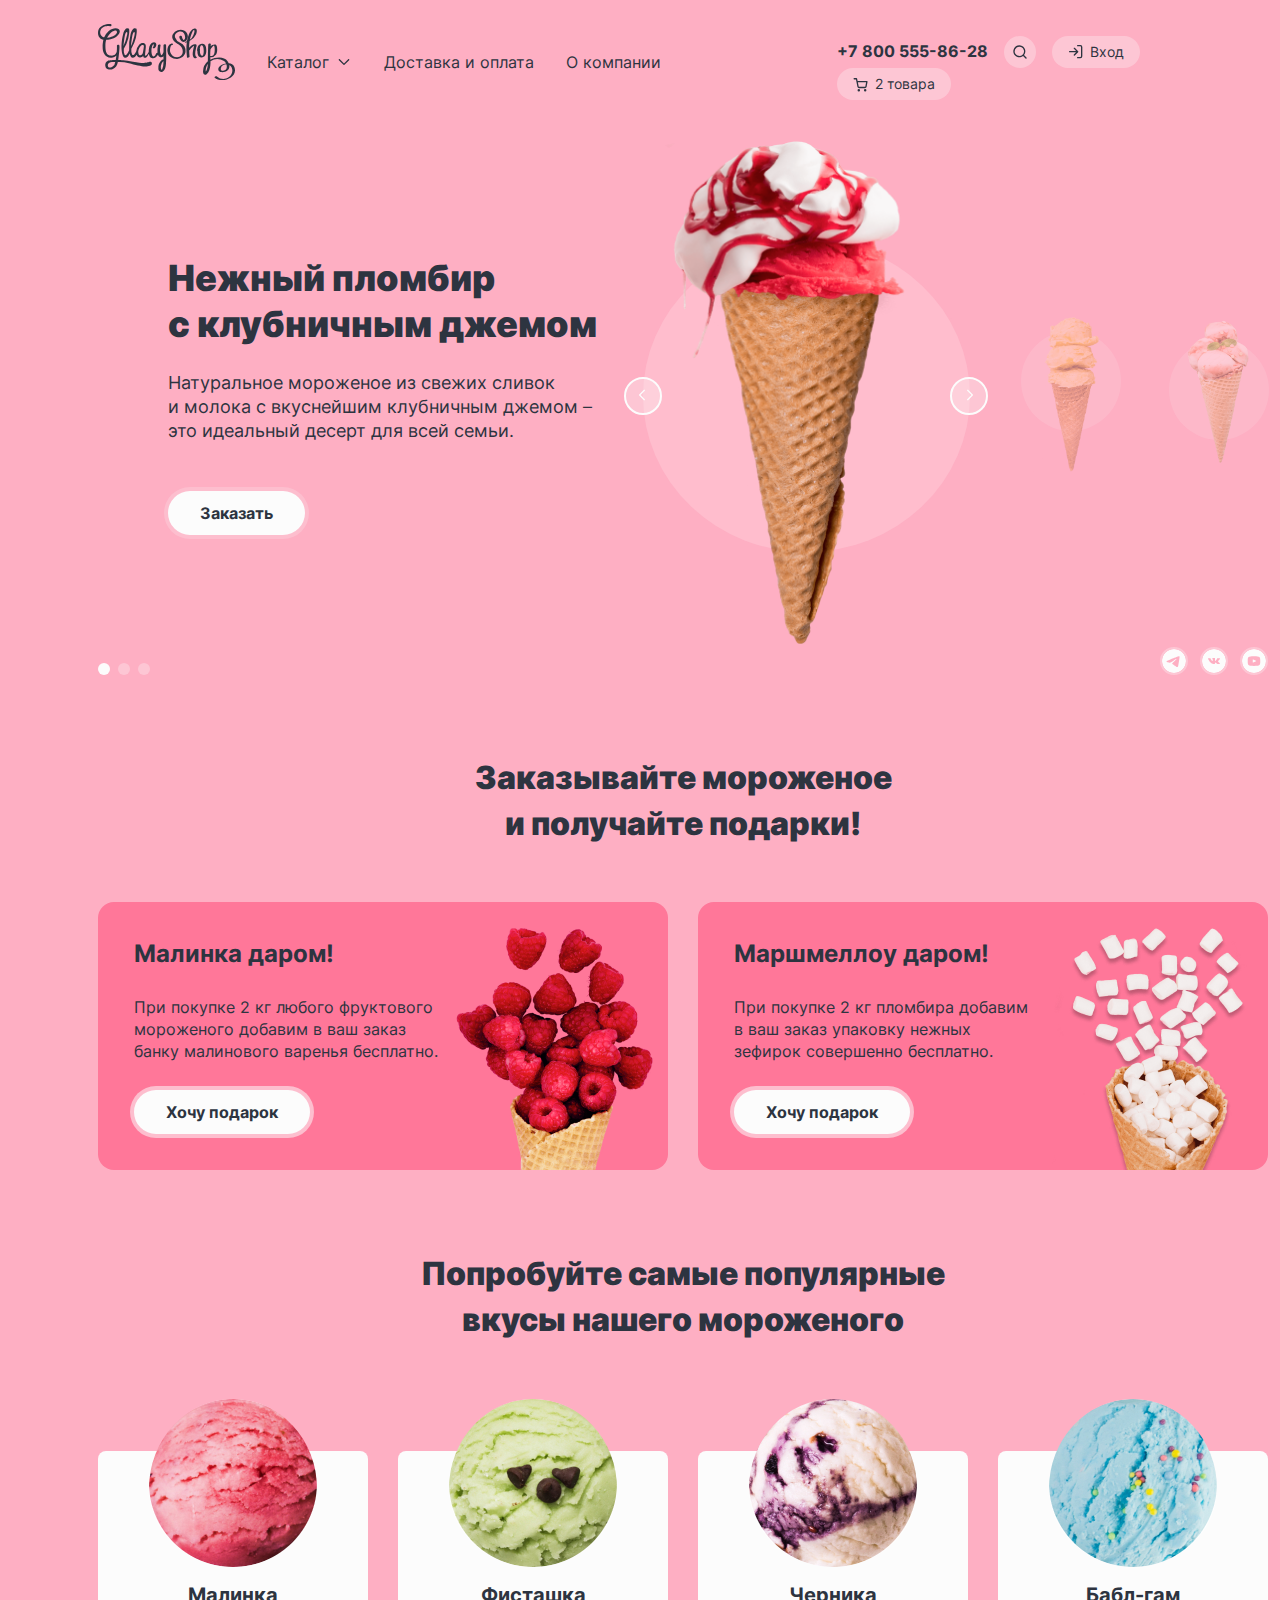
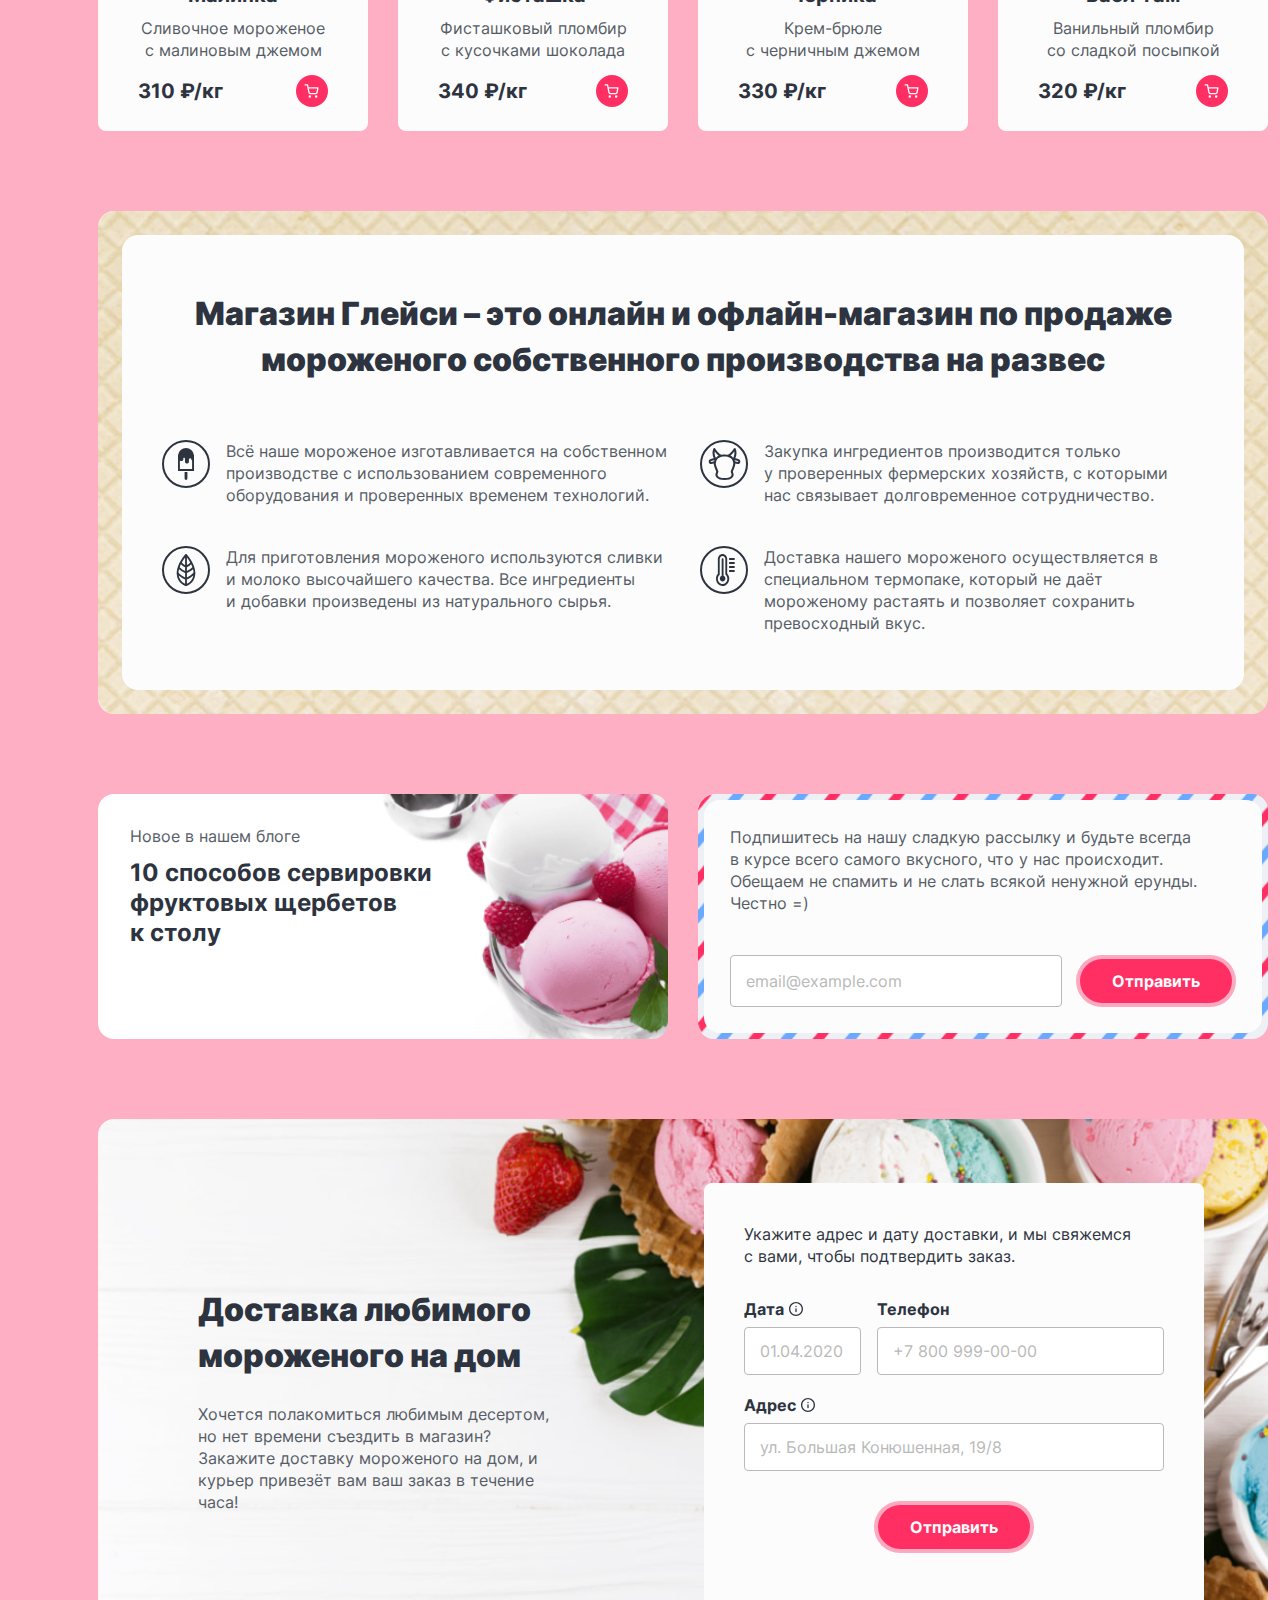
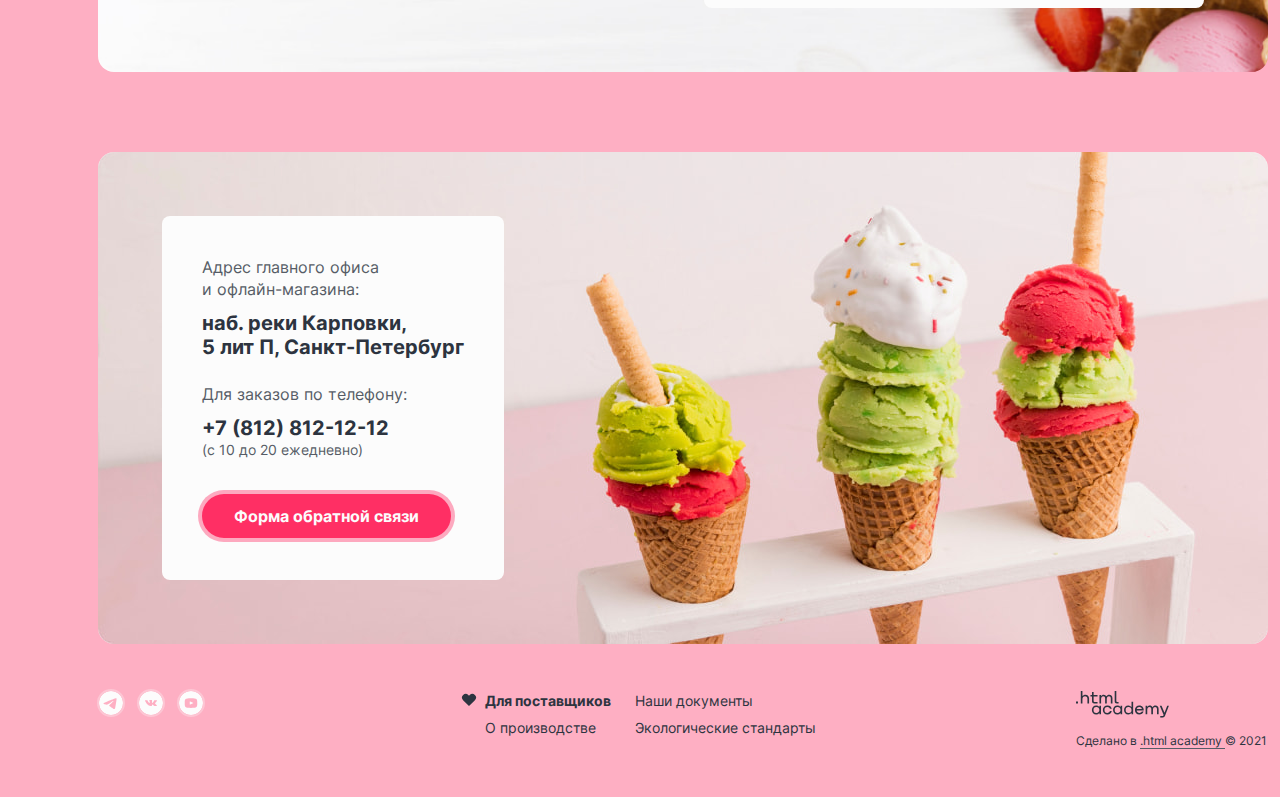
<file: index.html>
<!DOCTYPE html>
<html lang="ru">

  <head>
    <meta charset="utf-8">
    <title>HTML Academy: Глейси</title>
    <link rel="icon" type="image/png" sizes="32x32" href="images/favicon.png">
    <link rel="stylesheet" href="styles/styles.css">

  </head>

  <body class="slide-1">
    <div class="page-container">
      <header class="page-header">
        <h1 class="visually-hidden">Сайт магазина мороженого Глейси</h1>
        <nav class="navigation">
          <a class="navigation-logo" href="index.html">
            <img class="page-header-logo" src="images/logo/logo.svg" width="137" height="56" alt="Логотип ГлейсиШоп">
          </a>
          <ul class="navigation-list">
            <li class="navigation-item dropdown">
              <a class="navigation-link dropdown-link" href="#">
                <span class="dropdown-text"> Каталог </span>
                <svg class="dropdown-icon" width="16" height="16" viewBox="0 0 16 16" fill="currentColor"
                  xmlns="http://www.w3.org/2000/svg">
                  <path fill-rule="evenodd" clip-rule="evenodd"
                    d="M3.80799 6.19526C3.54764 5.93491 3.12553 5.93491 2.86518 6.19526C2.60483 6.45561 2.60483 6.87772 2.86518 7.13807L7.52553 11.7984C7.52759 11.8005 7.52967 11.8026 7.53177 11.8047C7.66246 11.9354 7.83392 12.0005 8.00521 12C8.17518 11.9995 8.34498 11.9344 8.47466 11.8047C8.47675 11.8027 8.47881 11.8006 8.48087 11.7985L13.1412 7.13807C13.4016 6.87772 13.4016 6.45561 13.1412 6.19526C12.8809 5.93491 12.4588 5.93491 12.1984 6.19526L8.00321 10.3905L3.80799 6.19526Z" />
                </svg>
              </a>
              <div class="dropdown-block">
                <ul class="dropdown-list">
                  <li class="dropdown-item dropdown-group">
                    <a href="#" class="dropdown-item-link ">Новинки</a>
                  </li>
                  <li class="dropdown-item">
                    <a href="catalog.html" class="dropdown-item-link">Сливочное</a>
                  </li>
                  <li class="dropdown-item">
                    <a href="#" class="dropdown-item-link">Щербеты</a>
                  </li>
                  <li class="dropdown-item">
                    <a href="#" class="dropdown-item-link">Фруктовый лед</a>
                  </li>
                  <li class="dropdown-item">
                    <a href="#" class="dropdown-item-link">Мелорин</a>
                  </li>
                </ul>
              </div>
            </li>

            <li class="navigation-item">
              <a class="navigation-link" href="#">Доставка и оплата </a>
            </li>

            <li class="navigation-item">
              <a class="navigation-link" href="#">О компании </a>
            </li>
          </ul>

          <ul class="navigation-list navigation-user">
            <li class="navigation-item navigation-item-user">
              <a class="navigation-contacts-phone" href="tel:+78005558628">
                +7 800 555-86-28
              </a>
            </li>

            <li class="navigation-item navigation-item-with-popover">
              <a class="navigation-link navigation-link-search" href="#">
                <svg class="search-icon" aria-hidden="true" focusable="false" width="16" height="16" fill="currentColor"
                  viewBox="0 0 16 16" xmlns="http://www.w3.org/2000/svg">
                  <path fill-rule="evenodd"
                    d="M2.663 7.33a4.667 4.667 0 1 1 8.028 3.238.683.683 0 0 0-.123.123A4.667 4.667 0 0 1 2.664 7.33Zm8.412 4.688a6 6 0 1 1 .943-.943l2.45 2.45a.667.667 0 1 1-.943.943l-2.45-2.45Z"
                    clip-rule="evenodd" />
                </svg>
                <span class="visually-hidden">Поиск</span>
              </a>
              <div class="popover">
                <div class="popover-search">
                  <form class="search-form" action="https://echo.htmlacademy.ru/" method="post">
                    <label class="visually-hidden" for="search"> Поиск </label>
                    <input class="search-field" placeholder="Поиск по сайту" type="text" name="search" id="search">
                    <button class="clear-search" type="reset">
                      <span class="visually-hidden">Очистить поле поиска</span>
                    </button>
                  </form>
                </div>
              </div>
            </li>

            <li class="navigation-item navigation-item-with-popover">
              <a class="navigation-link navigation-link-login" href="#">
                <svg class="login-icon" aria-hidden="true" focusable="false" width="16" height="16" fill="currentColor"
                  viewBox="0 0 16 16" xmlns="http://www.w3.org/2000/svg">
                  <path fill-rule="evenodd"
                    d="M9 1.667C9 1.298 9.298 1 9.667 1h2.666a2 2 0 0 1 2 2v9.333a2 2 0 0 1-2 2H9.667a.667.667 0 1 1 0-1.333h2.666a.666.666 0 0 0 .667-.667V3a.666.666 0 0 0-.667-.667H9.667A.667.667 0 0 1 9 1.667ZM5.862 3.862c.26-.26.682-.26.943 0l3.329 3.329a.69.69 0 0 1 .129.177.664.664 0 0 1-.13.775L6.806 11.47a.667.667 0 1 1-.943-.942l2.195-2.196h-6.39a.667.667 0 1 1 0-1.333h6.39L5.862 4.805a.667.667 0 0 1 0-.943Z"
                    clip-rule="evenodd" />
                </svg>
                Вход </a>

              <div class="popover">
                <div class="popover-login">
                  <div class="popover-content">
                    <h2 class="popover-title">Личный кабинет</h2>
                    <form class="auth-form" action="https://echo.htmlacademy.ru/" method="post">
                      <p class="field-group">
                        <label class="visually-hidden" for="auth-login">Логин</label>
                        <input class="auth-form-field field" type="text" id="auth-login" name="auth-login"
                          placeholder="email@example.com">
                      </p>
                      <p class="field-group">
                        <label class="visually-hidden" for="auth-password">Пароль</label>
                        <input class="auth-form-field field" type="password" id="auth-password" name="auth-password"
                          placeholder="••••••">
                      </p>
                      <div class="auth-form-user-options">
                        <button class="popover-close-button extra-button auth-form-button button"
                          type="submit">Войти</button>
                        <a class="auth-form-recovery" href="#">Забыли пароль?</a>
                        <a class="auth-form-register" href="#">Регистрация</a>
                      </div>
                    </form>
                  </div>
                </div>
              </div>

            </li>

            <li class="navigation-item navigation-item-with-popover">
              <a class="navigation-link navigation-link-card" href="#">
                <svg class="card-navigation-icon" aria-hidden="true" focusable="false" width="16" height="17"
                  fill="currentColor" viewBox="0 0 16 17" xmlns="http://www.w3.org/2000/svg">
                  <path fill-rule="evenodd"
                    d="M1.167 2.108a.667.667 0 0 0 0 1.333h1.77l.468 2.336a.664.664 0 0 0 .011.053l.967 4.833a1.825 1.825 0 0 0 1.819 1.47h5.62a1.826 1.826 0 0 0 1.819-1.47l.001-.005.927-4.861a.667.667 0 0 0-.655-.792H4.611l-.473-2.361a.667.667 0 0 0-.654-.536H1.167Zm4.524 8.294-.813-4.064h8.23l-.775 4.067a.492.492 0 0 1-.492.395H6.183a.492.492 0 0 1-.492-.397Zm-1.134 3.961a1.246 1.246 0 1 1 2.492 0 1.246 1.246 0 0 1-2.492 0Zm6.374 0a1.246 1.246 0 1 1 2.491 0 1.246 1.246 0 0 1-2.491 0Z"
                    clip-rule="evenodd" />
                </svg>
                <span class="visually-hidden"> Корзина </span>
                <span class="full-card"> 2 товара </span>
              </a>
              <div class="popover">
                <div class="popover-cart">
                  <div class="popover-content">
                    <h2 class="popover-title">Корзина</h2>
                    <ul class="cart-items-list">
                      <li class="cart-item">
                        <div class="cart-item-wrapper">
                          <img class="cart-image" src="images/catalog/raspberry.jpg" width="46" height="46"
                            alt="Шарик мороженого">
                          <p class="cart-item-title">Малинка
                            <span class="cart-item-price"> <br> 1 кг х 310 ₽ </span>
                          </p>
                        </div>
                        <p class="cart-item-total">310 ₽</p>
                        <button type="button" class="cart-item-button">
                          <svg width="16" height="16" viewBox="0 0 16 16" fill="none"
                            xmlns="http://www.w3.org/2000/svg">
                            <path fill-rule="evenodd" clip-rule="evenodd"
                              d="M12.803 4.13807C13.0634 3.87772 13.0634 3.45561 12.803 3.19526C12.5427 2.93491 12.1206 2.93491 11.8602 3.19526L7.99914 7.05633L4.13807 3.19526C3.87772 2.93491 3.45561 2.93491 3.19526 3.19526C2.93491 3.45561 2.93491 3.87772 3.19526 4.13807L7.05633 7.99914L3.19526 11.8602C2.93491 12.1206 2.93491 12.5427 3.19526 12.803C3.45561 13.0634 3.87772 13.0634 4.13807 12.803L7.99914 8.94195L11.8602 12.803C12.1206 13.0634 12.5427 13.0634 12.803 12.803C13.0634 12.5427 13.0634 12.1206 12.803 11.8602L8.94195 7.99914L12.803 4.13807Z"
                              fill="#2D3440" />
                          </svg>
                          <span class="visually-hidden">Удалить из корзины</span>
                        </button>
                      </li>
                      <li class="cart-item">
                        <div class="cart-item-wrapper">
                          <img class="cart-image" src="images/catalog/bubble-gum.jpg" width="46" height="46"
                            alt="Шарик мороженого">
                          <p class="cart-item-title">Бабл-гам
                            <span class="cart-item-price"> <br> 1,5 кг х 320 ₽ </span>
                          </p>
                        </div>
                        <p class="cart-item-total">480 ₽</p>
                        <button type="button" class="cart-item-button">
                          <svg width="16" height="16" viewBox="0 0 16 16" fill="none"
                            xmlns="http://www.w3.org/2000/svg">
                            <path fill-rule="evenodd" clip-rule="evenodd"
                              d="M12.803 4.13807C13.0634 3.87772 13.0634 3.45561 12.803 3.19526C12.5427 2.93491 12.1206 2.93491 11.8602 3.19526L7.99914 7.05633L4.13807 3.19526C3.87772 2.93491 3.45561 2.93491 3.19526 3.19526C2.93491 3.45561 2.93491 3.87772 3.19526 4.13807L7.05633 7.99914L3.19526 11.8602C2.93491 12.1206 2.93491 12.5427 3.19526 12.803C3.45561 13.0634 3.87772 13.0634 4.13807 12.803L7.99914 8.94195L11.8602 12.803C12.1206 13.0634 12.5427 13.0634 12.803 12.803C13.0634 12.5427 13.0634 12.1206 12.803 11.8602L8.94195 7.99914L12.803 4.13807Z"
                              fill="#2D3440" />
                          </svg>
                          <span class="visually-hidden">Удалить из корзины</span>
                        </button>
                      </li>
                    </ul>
                  </div>
                  <div class="footer-cart">
                    <button class="popover-close-button extra-button button"> Оформить заказ </button>
                    <span class="total-card">Итого: 790 ₽ </span>
                  </div>
                </div>
              </div>
            </li>
          </ul>
        </nav>
      </header>

      <main class="main-container">
        <section class="product">
          <ul class="product-slider">
            <li class="product-item product-item-active">
              <div class="product-wrapper">
                <h3 class="product-title">
                  Нежный пломбир с&nbsp;клубничным джемом
                </h3>
                <p class="description-icecream-slider">
                  Натуральное мороженое из свежих сливок и&nbsp;молока с вкуснейшим
                  клубничным джемом – это&nbsp;идеальный десерт для всей семьи.
                </p>
                <a class="slider-button button" href="#"> Заказать </a>
              </div>
              <div class="product-img-wrapper">
                <img class="slider-image" src="images/image-ice/raspberries-ice.png" width="367" height="554"
                  alt="Рожок с мороженым">
              </div>
            </li>
            <li class="product-item">
              <div class="product-wrapper">
                <h3 class="product-title">
                  Сливочное мороженое со вкусом банана
                </h3>
                <p class="description-icecream-slider">
                  Сливочное мороженое с ярким банановым вкусом подарит вам свежесть
                  и наслаждение даже в самый жаркий летний день.
                </p>
                <a class="slider-button button" href="#">Заказать </a>
              </div>
              <div class="product-img-wrapper">
                <img class="slider-image" src="images/image-ice/banana-ice.png" width="352" height="554"
                  alt="Рожок с мороженым">
              </div>
            </li>
            <li class="product-item">
              <div class="product-wrapper">
                <h3 class="product-title">
                  Карамельный пломбир с маршмеллоу
                </h3>
                <p class="description-icecream-slider">
                  Необычный сладкий десерт с карамельным топпингом и кусочками
                  зефира завоюет сердца сладкоежек всех возрастов.
                </p>
                <a class="slider-button button" href="#"> Заказать </a>
              </div>
              <div class="product-img-wrapper">
                <img class="slider-image" src="images/image-ice/marshmallow-ice.png" width="350" height="507"
                  alt="Рожок с мороженым">
              </div>
            </li>
          </ul>

          <button class="slider-image-button slider-button-prev" type="button">
            <svg class="slider-prev" aria-hidden="true" focusable="false" width="16" height="16" viewBox="0 0 16 16"
              fill="currentColor" xmlns="http://www.w3.org/2000/svg">
              <path fill-rule="evenodd" clip-rule="evenodd"
                d="M9.80335 3.80515C10.063 3.54545 10.063 3.12439 9.80335 2.8647C9.54365 2.605 9.12259 2.605 8.8629 2.8647L4.19482 7.53277C3.93597 7.79162 3.93512 8.21075 4.19226 8.47065C4.19342 8.47183 4.19459 8.47301 4.19576 8.47418L8.86384 13.1423C9.12354 13.402 9.54459 13.402 9.80429 13.1423C10.064 12.8826 10.064 12.4615 9.80429 12.2018L5.60549 8.00301L9.80335 3.80515Z" />
            </svg>
            <span class="visually-hidden">Предыдущий слайд </span>
          </button>

          <button class="slider-image-button slider-button-next" type="button">
            <svg class="slider-next" aria-hidden="true" focusable="false" width="16" height="16" viewBox="0 0 16 16"
              fill="currentColor" xmlns="http://www.w3.org/2000/svg">
              <path fill-rule="evenodd" clip-rule="evenodd"
                d="M7.13526 2.8647C6.87557 2.605 6.45451 2.605 6.19481 2.8647C5.93511 3.12439 5.93511 3.54545 6.19481 3.80515L10.3961 8.00643L6.19477 12.2077C5.93508 12.4674 5.93508 12.8885 6.19477 13.1482C6.45447 13.4079 6.87553 13.4079 7.13523 13.1482L11.8039 8.47949C11.8049 8.47855 11.8058 8.47761 11.8068 8.47666C12.0665 8.21696 12.0665 7.79591 11.8068 7.53621L7.13526 2.8647Z" />
            </svg>
            <span class="visually-hidden">Следующая слайд </span>
          </button>

          <div class="footer-slider">
            <ol class="slider-pagination">
              <li class="slider-pagination-item">
                <button class="slider-pagination-button slider-pagination-button-current" type="button">
                  <span class="visually-hidden"> 1 страница </span>
                </button>
              </li>
              <li class="slider-pagination-item">
                <button class="slider-pagination-button" type="button">
                  <span class="visually-hidden"> 2 страница </span>
                </button>
              </li>
              <li class="slider-pagination-item">
                <button class="slider-pagination-button" type="button">
                  <span class="visually-hidden"> 3 страница </span>
                </button>
              </li>
            </ol>

            <ul class="main-social-list">
              <li class="main-social-item">
                <a class="social-link social-link-tg" href="https://t.me/htmlacademy">
                  <span class="visually-hidden">Телеграм </span>
                </a>
              </li>
              <li class="main-social-item">
                <a class="social-link social-link-vk" href="https://vk.com/htmlacademy">
                  <span class="visually-hidden">ВКонтакте </span>
                </a>
              </li>
              <li class="main-social-item">
                <a class="social-link social-link-yt" href="https://www.youtube.com/user/htmlacademyru">
                  <span class="visually-hidden"> Youtube </span>
                </a>
              </li>
            </ul>
          </div>
        </section>

        <section class="promo">
          <h2 class="promo-title">Заказывайте мороженое и получайте подарки!</h2>
          <ul class="promo-list">
            <li class="promo-item promo-item-raspberries">
              <h3 class="promo-title-icecream">Малинка даром!</h3>
              <p class="description-promo">
                При покупке 2 кг любого фруктового мороженого добавим в ваш заказ
                банку малинового варенья бесплатно.
              </p>
              <a class="button-promo button" href="#">Хочу подарок </a>
            </li>

            <li class="promo-item promo-item-marshmallow">
              <h3 class="promo-title-icecream">Маршмеллоу даром!</h3>
              <p class="description-promo">
                При покупке 2 кг пломбира добавим в&nbsp;ваш заказ упаковку нежных зефирок совершенно бесплатно.
              </p>
              <a class="button-promo button" href="#">Хочу подарок </a>
            </li>
          </ul>
        </section>

        <section class="hit-icecream">
          <h2 class="hit-icecream-title">
            Попробуйте самые популярные вкусы нашего мороженого
          </h2>
          <ul class="products-list">
            <li class="product-card">
              <a class="product-card-link" href="#">
                <img class="product-card-image" src="images/catalog/raspberry.jpg" width="168" height="168"
                  alt="Шарик мороженого">
                <h3 class="product-card-title">Малинка</h3>
              </a>
              <p class="description-icecream">Сливочное мороженое с малиновым джемом</p>
              <div class="price-wrapper">
                <b class="product-card-price">310 ₽/кг </b>
                <a class="button-card" href="#">
                  <svg class="card-icon" aria-hidden="true" focusable="false" width="16" height="16" fill="currentColor"
                    viewBox="0 0 16 16" xmlns="http://www.w3.org/2000/svg">
                    <path fill-rule="evenodd"
                      d="M1.167 1.25a.667.667 0 0 0 0 1.333h1.77l.468 2.336a.664.664 0 0 0 .011.053l.967 4.833a1.825 1.825 0 0 0 1.819 1.47h5.62a1.826 1.826 0 0 0 1.819-1.47l.001-.005.927-4.861a.667.667 0 0 0-.655-.792H4.611l-.473-2.361a.667.667 0 0 0-.654-.536H1.167ZM5.69 9.544 4.878 5.48h8.23l-.775 4.067a.492.492 0 0 1-.492.395H6.183a.492.492 0 0 1-.492-.397Zm-1.134 3.961a1.246 1.246 0 1 1 2.492 0 1.246 1.246 0 0 1-2.492 0Zm6.374 0a1.246 1.246 0 1 1 2.491 0 1.246 1.246 0 0 1-2.491 0Z"
                      clip-rule="evenodd" />
                  </svg>
                  <span class="visually-hidden">Добавить в корзину</span>
                </a>
              </div>
            </li>

            <li class="product-card">
              <a class="product-card-link" href="#">
                <img class="product-card-image" src="images/catalog/pistachio.jpg" width="168" height="168"
                  alt="Шарик мороженого">
                <h3 class="product-card-title">Фисташка</h3>
              </a>
              <p class="description-icecream">Фисташковый пломбир с кусочками шоколада</p>
              <div class="price-wrapper">
                <b class="product-card-price">340 ₽/кг </b>
                <a class="button-card" href="#">
                  <svg class="card-icon" aria-hidden="true" focusable="false" width="16" height="16" fill="currentColor"
                    viewBox="0 0 16 16" xmlns="http://www.w3.org/2000/svg">
                    <path fill-rule="evenodd"
                      d="M1.167 1.25a.667.667 0 0 0 0 1.333h1.77l.468 2.336a.664.664 0 0 0 .011.053l.967 4.833a1.825 1.825 0 0 0 1.819 1.47h5.62a1.826 1.826 0 0 0 1.819-1.47l.001-.005.927-4.861a.667.667 0 0 0-.655-.792H4.611l-.473-2.361a.667.667 0 0 0-.654-.536H1.167ZM5.69 9.544 4.878 5.48h8.23l-.775 4.067a.492.492 0 0 1-.492.395H6.183a.492.492 0 0 1-.492-.397Zm-1.134 3.961a1.246 1.246 0 1 1 2.492 0 1.246 1.246 0 0 1-2.492 0Zm6.374 0a1.246 1.246 0 1 1 2.491 0 1.246 1.246 0 0 1-2.491 0Z"
                      clip-rule="evenodd" />
                  </svg>
                  <span class="visually-hidden">Добавить в корзину</span>
                </a>
              </div>
            </li>

            <li class="product-card">
              <a class="product-card-link" href="#">
                <img class="product-card-image" src="images/catalog/blueberries.jpg" width="168" height="168"
                  alt="Шарик мороженого">
                <h3 class="product-card-title">Черника</h3>
              </a>
              <p class="description-icecream">Крем-брюле <br> с черничным джемом</p>
              <div class="price-wrapper">
                <b class="product-card-price">330 ₽/кг </b>
                <a class="button-card" href="#">
                  <svg class="card-icon" aria-hidden="true" focusable="false" width="16" height="16" fill="currentColor"
                    viewBox="0 0 16 16" xmlns="http://www.w3.org/2000/svg">
                    <path fill-rule="evenodd"
                      d="M1.167 1.25a.667.667 0 0 0 0 1.333h1.77l.468 2.336a.664.664 0 0 0 .011.053l.967 4.833a1.825 1.825 0 0 0 1.819 1.47h5.62a1.826 1.826 0 0 0 1.819-1.47l.001-.005.927-4.861a.667.667 0 0 0-.655-.792H4.611l-.473-2.361a.667.667 0 0 0-.654-.536H1.167ZM5.69 9.544 4.878 5.48h8.23l-.775 4.067a.492.492 0 0 1-.492.395H6.183a.492.492 0 0 1-.492-.397Zm-1.134 3.961a1.246 1.246 0 1 1 2.492 0 1.246 1.246 0 0 1-2.492 0Zm6.374 0a1.246 1.246 0 1 1 2.491 0 1.246 1.246 0 0 1-2.491 0Z"
                      clip-rule="evenodd" />
                  </svg>
                  <span class="visually-hidden">Добавить в корзину</span>
                </a>
              </div>
            </li>

            <li class="product-card">
              <a class="product-card-link" href="#">
                <img class="product-card-image" src="images/catalog/bubble-gum.jpg" width="168" height="168"
                  alt="Шарик мороженого">
                <h3 class="product-card-title">Бабл-гам</h3>
              </a>
              <p class="description-icecream">Ванильный пломбир <br> со сладкой посыпкой</p>
              <div class="price-wrapper">
                <b class="product-card-price">320 ₽/кг </b>
                <a class="button-card" href="#">
                  <svg class="card-icon" aria-hidden="true" focusable="false" width="16" height="16" fill="currentColor"
                    viewBox="0 0 16 16" xmlns="http://www.w3.org/2000/svg">
                    <path fill-rule="evenodd"
                      d="M1.167 1.25a.667.667 0 0 0 0 1.333h1.77l.468 2.336a.664.664 0 0 0 .011.053l.967 4.833a1.825 1.825 0 0 0 1.819 1.47h5.62a1.826 1.826 0 0 0 1.819-1.47l.001-.005.927-4.861a.667.667 0 0 0-.655-.792H4.611l-.473-2.361a.667.667 0 0 0-.654-.536H1.167ZM5.69 9.544 4.878 5.48h8.23l-.775 4.067a.492.492 0 0 1-.492.395H6.183a.492.492 0 0 1-.492-.397Zm-1.134 3.961a1.246 1.246 0 1 1 2.492 0 1.246 1.246 0 0 1-2.492 0Zm6.374 0a1.246 1.246 0 1 1 2.491 0 1.246 1.246 0 0 1-2.491 0Z"
                      clip-rule="evenodd" />
                  </svg>
                  <span class="visually-hidden">Добавить в корзину</span>
                </a>
              </div>
            </li>
          </ul>
        </section>

        <section class="about-production">
          <div class="about-wrapper">
            <h2 class="about-production-title">
              Магазин Глейси – это онлайн и офлайн-магазин по продаже мороженого
              собственного производства на развес
            </h2>
            <ul class="about-production-list">
              <li class="about-production-item icon-icecream">
                Всё наше мороженое изготавливается на собственном производстве с
                использованием современного оборудования и проверенных временем
                технологий.
              </li>

              <li class="about-production-item icon-cow">
                Закупка ингредиентов производится только у&nbsp;проверенных фермерских
                хозяйств, с которыми нас&nbsp;связывает долговременное сотрудничество.
              </li>

              <li class="about-production-item icon-leaf">
                Для приготовления мороженого используются сливки и&nbsp;молоко
                высочайшего качества. Все ингредиенты и&nbsp;добавки произведены из
                натурального сырья.
              </li>

              <li class="about-production-item icon-thermometer">
                Доставка нашего мороженого осуществляется в специальном термопаке,
                который не даёт мороженому растаять и позволяет сохранить
                превосходный вкус.
              </li>
            </ul>
          </div>
        </section>

        <div class="index-columns">
          <section class="blog">
            <p class="about-text">Новое в нашем блоге</p>
            <h2 class="blog-title">
              <a class="news-blog" href="#">10 способов сервировки фруктовых щербетов к&nbsp;столу</a>
            </h2>
          </section>

          <section class="news-letter">
            <h2 class="visually-hidden">Подписка на рассылку</h2>
            <div class="about-text-wrapper">
              <p class="about-text-letter">
                Подпишитесь на нашу сладкую рассылку и будьте всегда в&nbsp;курсе всего
                самого вкусного, что у нас происходит. Обещаем не спамить и не слать
                всякой ненужной ерунды. Честно =)
              </p>

              <form class="newsletter-form" action="https://echo.htmlacademy.ru/" method="post">
                <label class="visually-hidden" for="newsletter-email">Элетронная почта </label>
                <input class="field-email field" placeholder="email@example.com" type="email" name="newsletter-email"
                  id="newsletter-email">
                <button class="newsletter-button extra-button button" type="submit">
                  Отправить
                </button>
              </form>

            </div>
          </section>
        </div>
        <section class="delivery">
          <div class="delivery-wrapper">
            <h2 class="delivery-title">Доставка любимого мороженого на дом</h2>
            <p class="order-text">
              Хочется полакомиться любимым десертом, но&nbsp;нет времени съездить в
              магазин? Закажите доставку мороженого на дом, и курьер привезёт вам
              ваш заказ в течение часа!
            </p>
          </div>
          <div class="order-block">
            <p class="order-block-text">
              Укажите адрес и дату доставки, и мы свяжемся <br> с вами, чтобы
              подтвердить заказ.
            </p>

            <form class="appointment-form" action="https://echo.htmlacademy.ru/" method="post">
              <p class="field-group-delivery appointment-form-date">
                <span class="form-label">
                  <label class="form-label form-label-icon" for="appointment-date"> Дата </label>
                  <span class="tooltip">
                    <button class="tooltip-toggle" type="button" aria-labelledby="tooltip-label-date">
                      <svg class="tooltip-icon" width="16" height="16" viewBox="0 0 16 16" fill="currentColor"
                        xmlns="http://www.w3.org/2000/svg">
                        <path fill-rule="evenodd" clip-rule="evenodd"
                          d="M8.00027 2.33333C4.87051 2.33333 2.33333 4.87051 2.33333 8.00027C2.33333 11.13 4.87051 13.6672 8.00027 13.6672C11.13 13.6672 13.6672 11.13 13.6672 8.00027C13.6672 4.87051 11.13 2.33333 8.00027 2.33333ZM1 8.00027C1 4.13413 4.13413 1 8.00027 1C11.8664 1 15.0005 4.13413 15.0005 8.00027C15.0005 11.8664 11.8664 15.0005 8.00027 15.0005C4.13413 15.0005 1 11.8664 1 8.00027ZM8.00006 7.33332C8.36825 7.33332 8.66672 7.6318 8.66672 7.99999V10.5334C8.66672 10.9016 8.36825 11.2001 8.00006 11.2001C7.63187 11.2001 7.33339 10.9016 7.33339 10.5334V7.99999C7.33339 7.6318 7.63187 7.33332 8.00006 7.33332ZM8.00006 4.79989C7.63187 4.79989 7.33339 5.09836 7.33339 5.46655C7.33339 5.83474 7.63187 6.13322 8.00006 6.13322H8.00672C8.37491 6.13322 8.67339 5.83474 8.67339 5.46655C8.67339 5.09836 8.37491 4.79989 8.00672 4.79989H8.00006Z" />
                      </svg>
                      <span class="visually-hidden">Открыть подсказку</span>
                    </button>
                    <span class="tooltip-text" role="tooltip" id="tooltip-label-date"> Укажите желаемую дату доставки
                    </span>

                  </span>
                </span>
                <input class="field" type="text" id="appointment-date" name="appointment-date" placeholder="01.04.2020">
              </p>
              <p class="field-group-delivery appointment-form-phone">
                <label class="form-label" for="appointment-phone"> Телефон </label>
                <input class="field" type="tel" id="appointment-phone" name="appointment-phone"
                  placeholder="+7 800 999-00-00">
              </p>
              <p class="field-group-delivery appointment-form-address">
                <span class="form-label">
                  <label class="form-label form-label-icon" for="appointment-address"> Адрес </label>
                  <span class="tooltip">
                    <button class="tooltip-toggle" type="button" aria-labelledby="tooltip-label-address">
                      <svg class="tooltip-icon" width="16" height="16" viewBox="0 0 16 16" fill="currentColor"
                        xmlns="http://www.w3.org/2000/svg">
                        <path fill-rule="evenodd" clip-rule="evenodd"
                          d="M8.00027 2.33333C4.87051 2.33333 2.33333 4.87051 2.33333 8.00027C2.33333 11.13 4.87051 13.6672 8.00027 13.6672C11.13 13.6672 13.6672 11.13 13.6672 8.00027C13.6672 4.87051 11.13 2.33333 8.00027 2.33333ZM1 8.00027C1 4.13413 4.13413 1 8.00027 1C11.8664 1 15.0005 4.13413 15.0005 8.00027C15.0005 11.8664 11.8664 15.0005 8.00027 15.0005C4.13413 15.0005 1 11.8664 1 8.00027ZM8.00006 7.33332C8.36825 7.33332 8.66672 7.6318 8.66672 7.99999V10.5334C8.66672 10.9016 8.36825 11.2001 8.00006 11.2001C7.63187 11.2001 7.33339 10.9016 7.33339 10.5334V7.99999C7.33339 7.6318 7.63187 7.33332 8.00006 7.33332ZM8.00006 4.79989C7.63187 4.79989 7.33339 5.09836 7.33339 5.46655C7.33339 5.83474 7.63187 6.13322 8.00006 6.13322H8.00672C8.37491 6.13322 8.67339 5.83474 8.67339 5.46655C8.67339 5.09836 8.37491 4.79989 8.00672 4.79989H8.00006Z" />
                      </svg>
                      <span class="visually-hidden">Открыть подсказку</span>
                    </button>
                    <span class="tooltip-text" role="tooltip" id="tooltip-label-address"> Введите название улицы, дома и
                      квартиры </span>
                  </span>
                </span>
                <input class="field" type="text" id="appointment-address" name="appointment-address"
                  placeholder="ул. Большая Конюшенная, 19/8">
              </p>
              <button class="address-button extra-button button" type="submit"> Отправить </button>
            </form>
          </div>
        </section>

        <section class="adress-contacts">
          <h2 class="visually-hidden">Адрес</h2>
          <div class="contacts-wrapper">
            <address class="contacts-info">
              <p class="address-text">Адрес главного офиса <br> и офлайн-магазина:</p>
              <p class="contacts-address-text">
                наб. реки Карповки,<br> 5 лит П, Санкт-Петербург
              </p>
              <p class="address-text">Для заказов по телефону:</p>
              <a class="contacts-phone" href="tel:+78128121212">
                +7 (812) 812-12-12
              </a>
              <p class="time-text">(с 10 до 20 ежедневно)</p>
            </address>
            <a class="contacts-button extra-button button" href="#">Форма обратной связи </a>
          </div>
        </section>
      </main>

      <footer class="index-footer">
        <div class="page-footer-container">
          <section class="footer-social">
            <h2 class="visually-hidden">Социальные сети</h2>
            <ul class="footer-social-list">
              <li class="footer-social-item">
                <a class="social-link social-link-tg" href="https://t.me/htmlacademy">
                  <span class="visually-hidden">Телеграм </span>
                </a>
              </li>

              <li class="footer-social-item">
                <a class="social-link social-link-vk" href="https://vk.com/htmlacademy">
                  <span class="visually-hidden">ВКонтакте </span>
                </a>
              </li>

              <li class="footer-social-item">
                <a class="social-link social-link-yt" href="https://www.youtube.com/user/htmlacademyru">
                  <span class="visually-hidden"> Youtube </span>
                </a>
              </li>
            </ul>
          </section>

          <section class="page-footer">
            <h2 class="visually-hidden">Дополнительная информация</h2>
            <ul class="footer-info-list">
              <li class="footer-info-item">
                <a class="info-link link-bold" href="#"> Для поставщиков </a>
              </li>

              <li class="footer-info-item">
                <a class="info-link" href=" #"> Наши документы </a>
              </li>

              <li class="footer-info-item">
                <a class="info-link" href=" #"> О производстве </a>
              </li>

              <li class="footer-info-item">
                <a class="info-link" href=" #"> Экологические стандарты </a>
              </li>
            </ul>
          </section>

          <section class="footer-index">
            <h2 class="visually-hidden">Логотип htmlacademy</h2>
            <a href="https://htmlacademy.ru/" class="logo-link">
              <img class="logo-htmlacademy" src="images/logo/logo-htmlacademy.svg" width="93" height="27"
                alt="Логотип htmlacademy">
            </a>

            <p class="footer-text">
              Сделано в
              <a class="htmlacademy-link" href="https://htmlacademy.ru/">.html academy
              </a>
              © 2021
            </p>
          </section>
        </div>
      </footer>

    </div>
    <div class="modal-container modal-container-close">
      <div class="modal modal-feedback">
        <button class="modal-close-button">
          <span class="visually-hidden">Закрыть</span>
        </button>
        <section class="modal-content">
          <h2 class="modal-title">Мы обязательно ответим вам!</h2>
          <form class="feedback-form" action="https://echo.htmlacademy.ru/" method="post">
            <p class="field-group">
              <label class="visually-hidden" for="name">Имя и Фамилия</label>
              <input class="feedback-form-field" type="text" id="name" name="name" placeholder="Имя и фамилия" required>
            </p>
            <p class="field-group">
              <label class="visually-hidden" for="modal-email"> Элетронная почта </label>
              <input class="feedback-form-field" placeholder="email@example.com" type="email" name="modal-email"
                id="modal-email" required>
            </p>
            <p class="field-group">
              <label class="visually-hidden" for="feedback-form-text"> Форма обратной связи </label>
              <textarea class="feedback-form-field feedback-form-text" id="feedback-form-text" name="feedback-form-text"
                placeholder="В свободной форме" required></textarea>
            </p>
            <button class="modal-button extra-button button" type="submit">
              Отправить
            </button>
          </form>
        </section>
      </div>
    </div>
    <script src="./scripts/script.js"></script>
  </body>

</html>
</file>
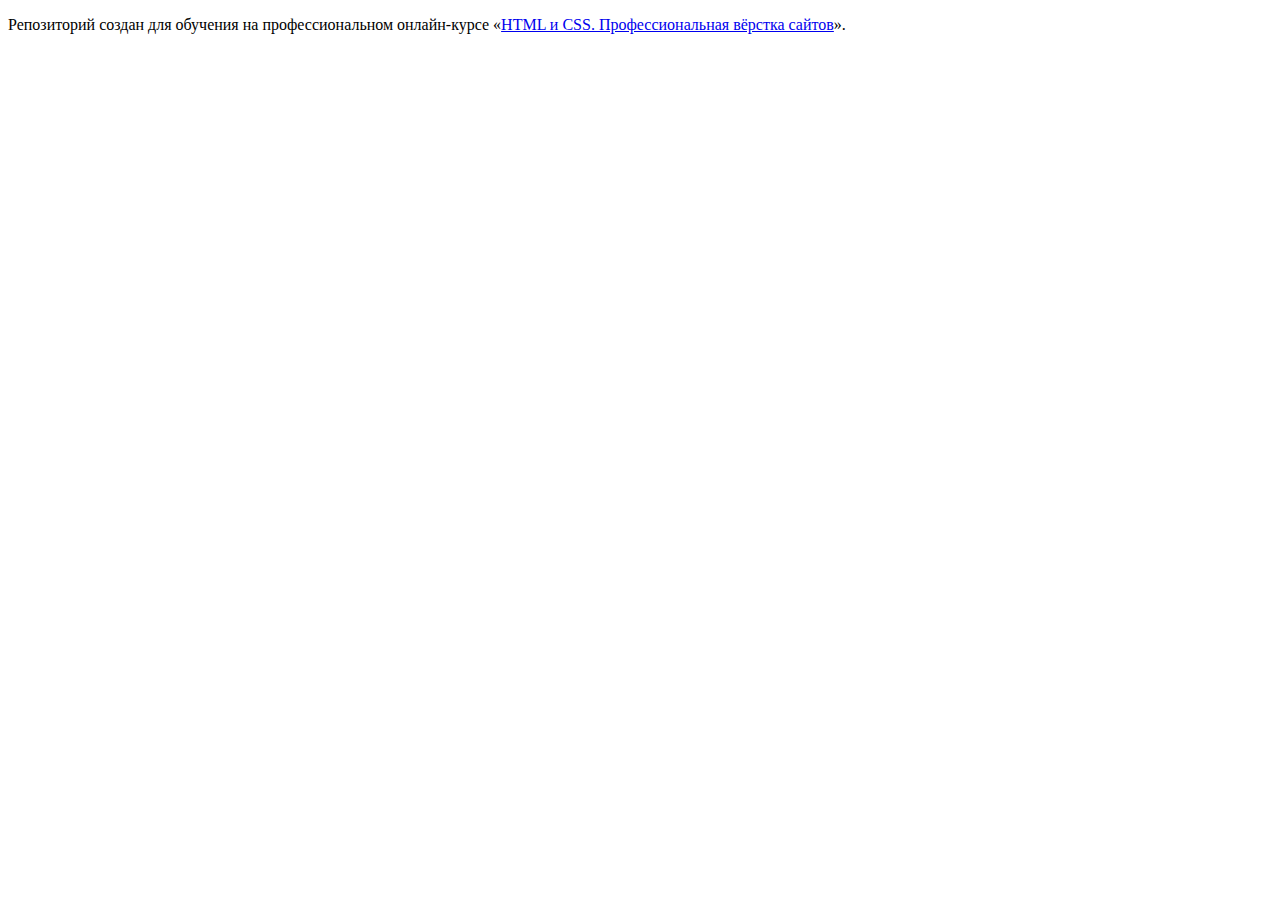
<file: 1/index.html>
<!DOCTYPE html>
<html lang="ru">
  <head>
    <meta charset="utf-8">
    <title>HTML Academy: Глейси</title>
    <base href="https://htmlacademy-htmlcss.github.io/2084479-gllacy-36/1/">
</head>
  <body>

    <p>Репозиторий создан для обучения на профессиональном онлайн‑курсе «<a href="https://htmlacademy.ru/intensive/htmlcss">HTML и CSS. Профессиональная вёрстка сайтов</a>».</p>

  </body>
</html>
</file>
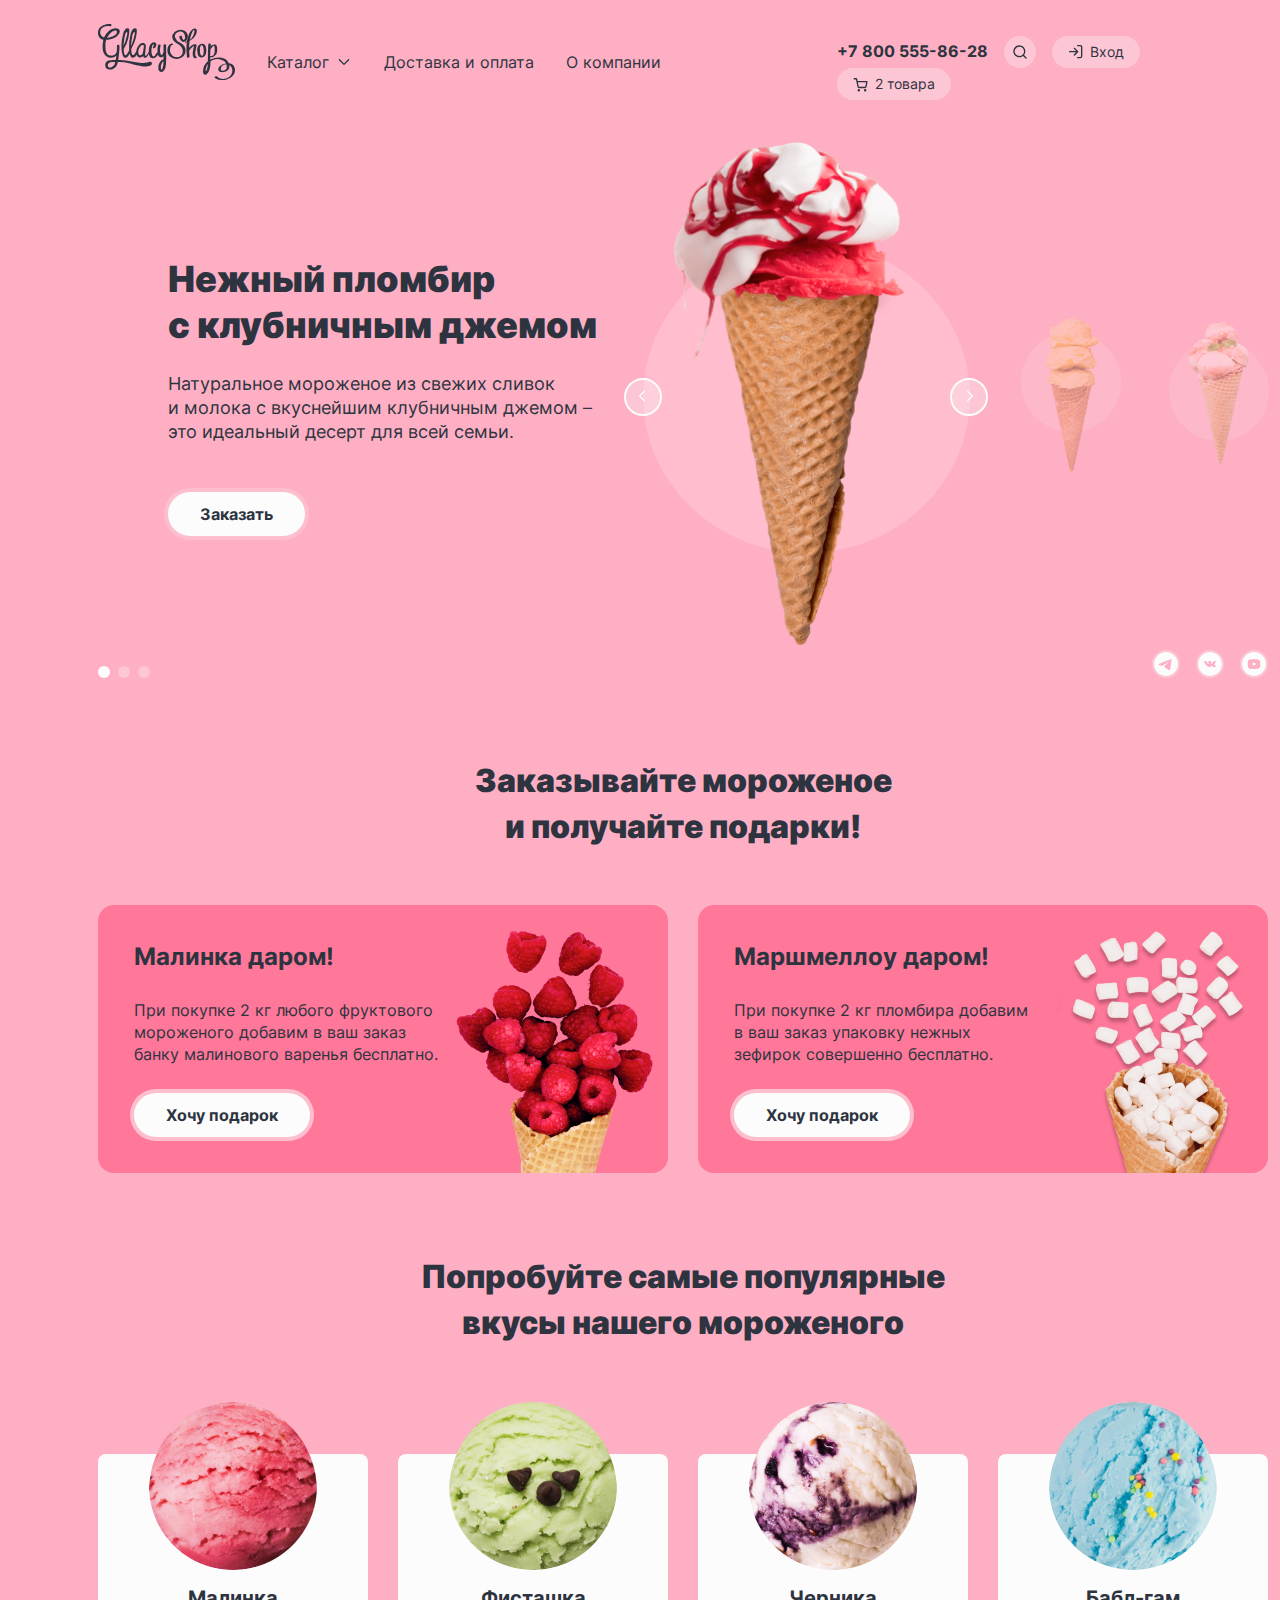
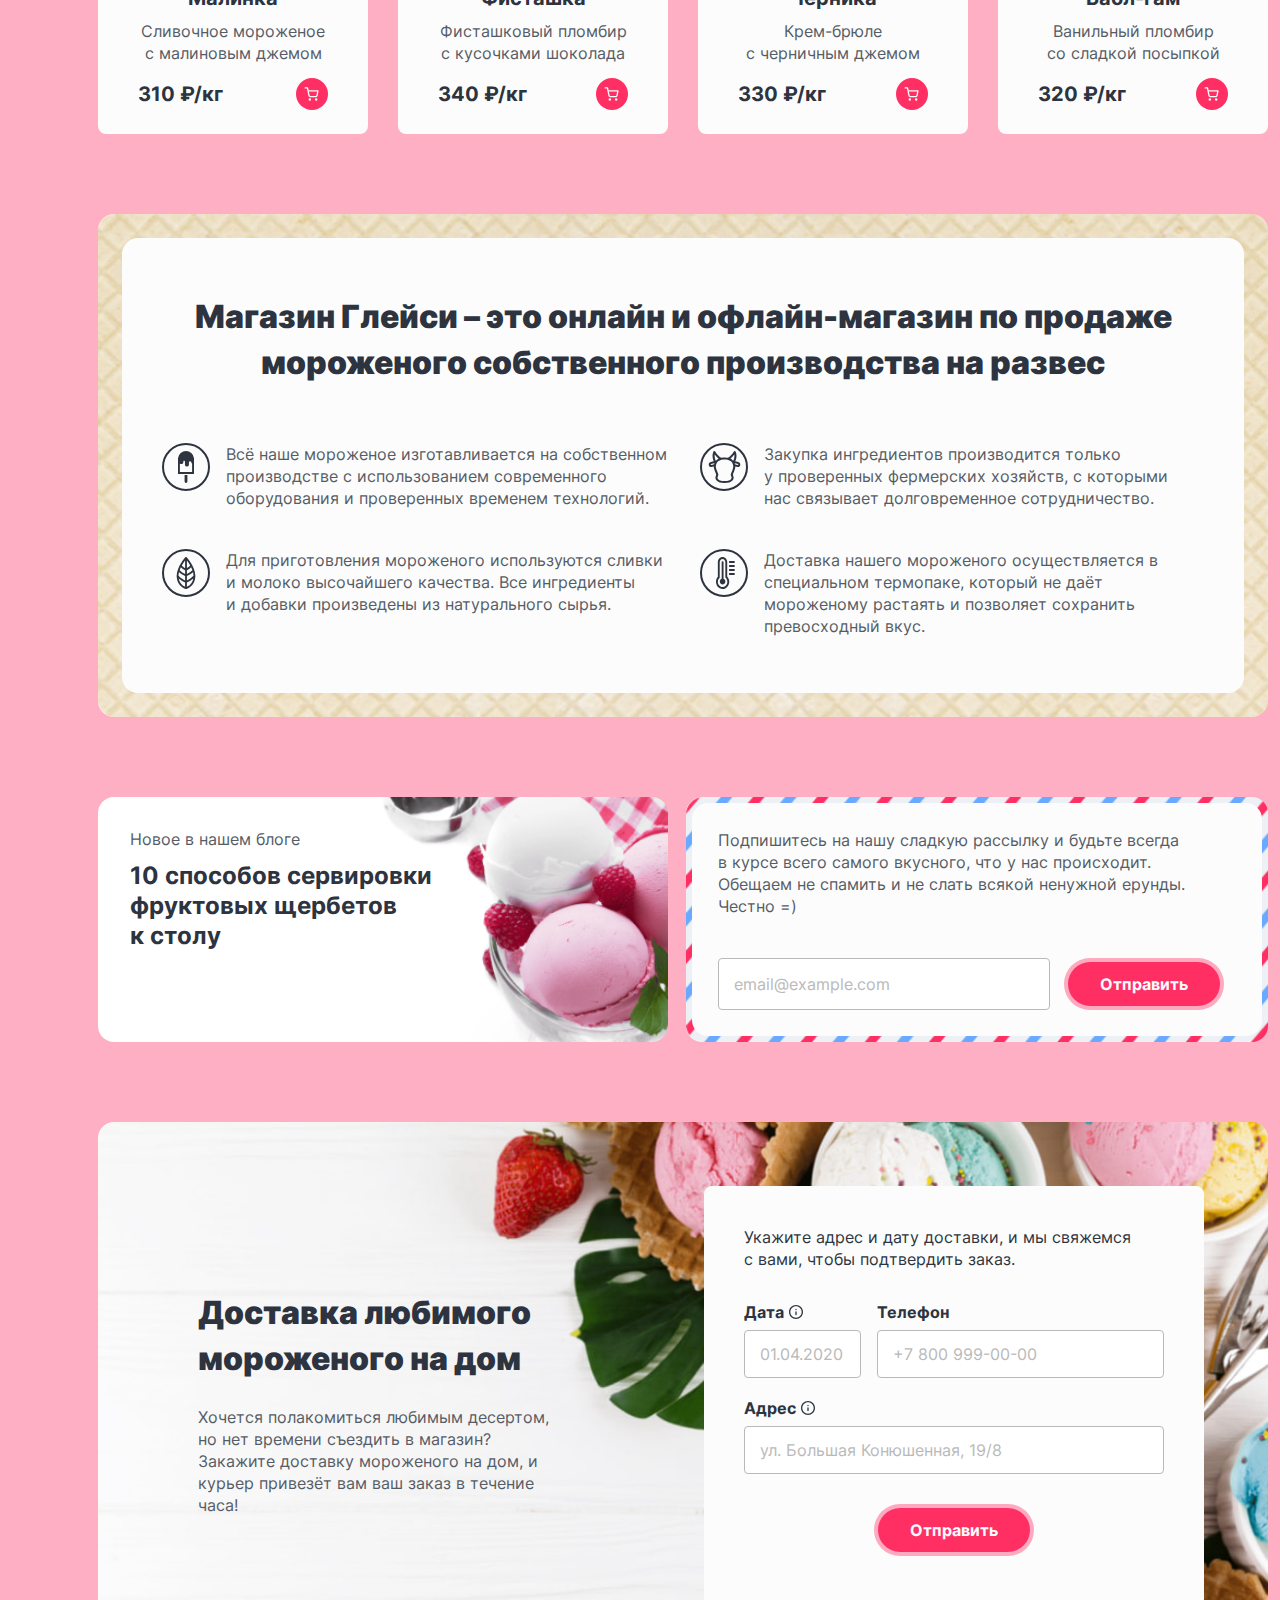
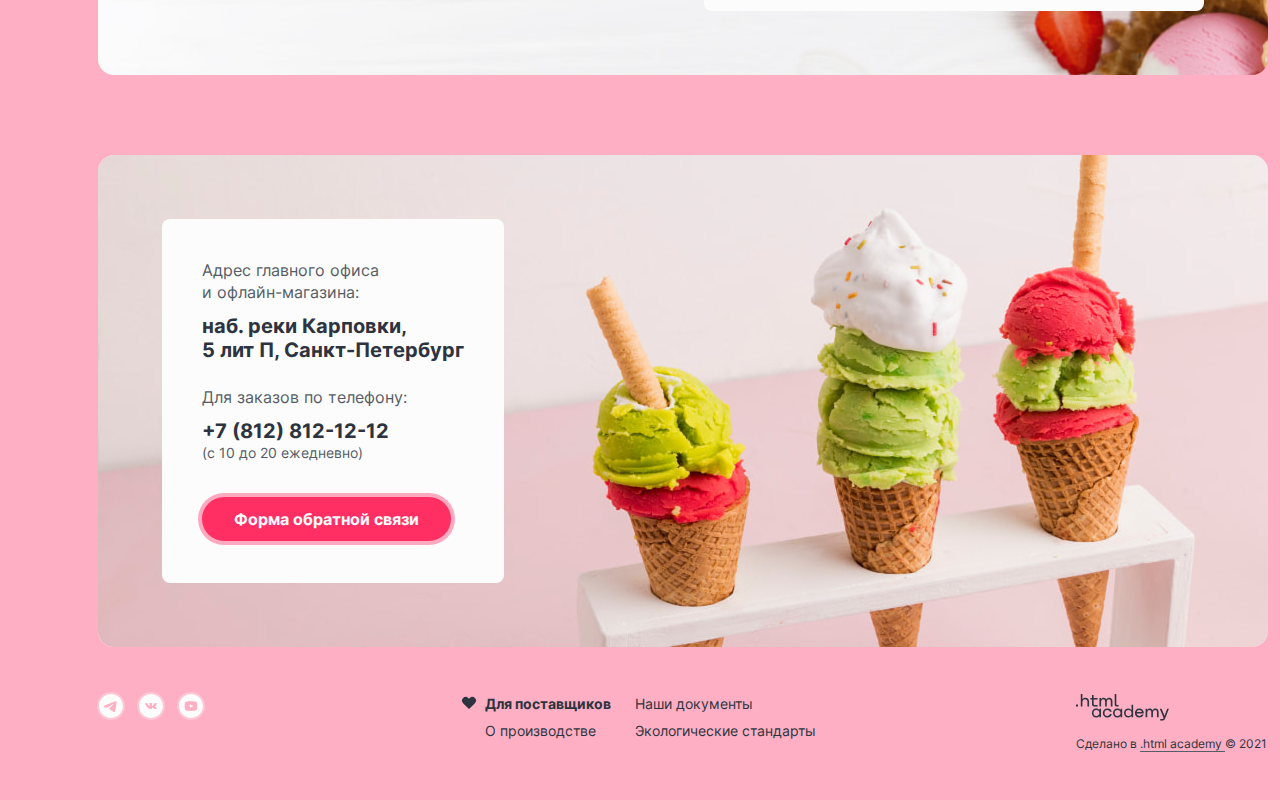
<file: 10/index.html>
<!DOCTYPE html>
<html lang="ru">

  <head>
    <meta charset="utf-8">
    <title>HTML Academy: Глейси</title>
    <link rel="icon" href="images/icons/favicon.svg">
    <link rel="stylesheet" href="styles/styles.css">

    <base href="https://htmlacademy-htmlcss.github.io/2084479-gllacy-36/10/">
</head>

  <body class="slide-1">
    <div class="page-container">
      <header class="page-header">
        <h1 class="visually-hidden">Сайт магазина мороженого Глейси</h1>
        <nav class="navigation">
          <a class="navigation-logo" href="index.html">
            <img class="page-header-logo" src="images/logo/logo.svg" width="137" height="56" alt="Логотип ГлейсиШоп">
          </a>
          <ul class="navigation-list">
            <li class="navigation-item dropdown">
              <a class="navigation-link dropdown-link" href="#">
                <span class="dropdown-text"> Каталог </span>
                <svg class="dropdown-icon" width="16" height="16" viewBox="0 0 16 16" fill="currentColor"
                  xmlns="http://www.w3.org/2000/svg">
                  <path fill-rule="evenodd" clip-rule="evenodd"
                    d="M3.80799 6.19526C3.54764 5.93491 3.12553 5.93491 2.86518 6.19526C2.60483 6.45561 2.60483 6.87772 2.86518 7.13807L7.52553 11.7984C7.52759 11.8005 7.52967 11.8026 7.53177 11.8047C7.66246 11.9354 7.83392 12.0005 8.00521 12C8.17518 11.9995 8.34498 11.9344 8.47466 11.8047C8.47675 11.8027 8.47881 11.8006 8.48087 11.7985L13.1412 7.13807C13.4016 6.87772 13.4016 6.45561 13.1412 6.19526C12.8809 5.93491 12.4588 5.93491 12.1984 6.19526L8.00321 10.3905L3.80799 6.19526Z" />
                </svg>
              </a>
              <div class="dropdown-block">
                <ul class="dropdown-list">
                  <li class="dropdown-item dropdown-group">
                    <a href="#" class="dropdown-item-link ">Новинки</a>
                  </li>
                  <li class="dropdown-item">
                    <a href="catalog.html" class="dropdown-item-link">Сливочное</a>
                  </li>
                  <li class="dropdown-item">
                    <a href="#" class="dropdown-item-link">Щербеты</a>
                  </li>
                  <li class="dropdown-item">
                    <a href="#" class="dropdown-item-link">Фруктовый лед</a>
                  </li>
                  <li class="dropdown-item">
                    <a href="#" class="dropdown-item-link">Мелорин</a>
                  </li>
                </ul>
              </div>
            </li>

            <li class="navigation-item">
              <a class="navigation-link" href="#">Доставка и оплата </a>
            </li>

            <li class="navigation-item">
              <a class="navigation-link" href="#">О компании </a>
            </li>
          </ul>

          <ul class="navigation-list navigation-user">
            <li class="navigation-item navigation-item-user">
              <a class="navigation-contacts-phone" href="tel:+78005558628">
                +7 800 555-86-28
              </a>
            </li>

            <li class="navigation-item navigation-item-with-popover">
              <a class="navigation-link navigation-link-search" href="#">
                <svg class="search-icon" aria-hidden="true" focusable="false" width="16" height="16" fill="currentColor"
                  viewBox="0 0 16 16" xmlns="http://www.w3.org/2000/svg">
                  <path fill-rule="evenodd"
                    d="M2.663 7.33a4.667 4.667 0 1 1 8.028 3.238.683.683 0 0 0-.123.123A4.667 4.667 0 0 1 2.664 7.33Zm8.412 4.688a6 6 0 1 1 .943-.943l2.45 2.45a.667.667 0 1 1-.943.943l-2.45-2.45Z"
                    clip-rule="evenodd" />
                </svg>
                <span class="visually-hidden">Поиск</span>
              </a>
              <div class="popover">
                <div class="popover-search">
                  <form class="search-form" action="https://echo.htmlacademy.ru/" method="post">
                    <label class="visually-hidden" for="search"> Поиск </label>
                    <input class="search-field" placeholder="Поиск по сайту" type="text" name="search" id="search">
                    <button class="clear-search" type="reset">
                      <span class="visually-hidden">Очистить поле поиска</span>
                    </button>
                  </form>
                </div>
              </div>
            </li>

            <li class="navigation-item navigation-item-with-popover">
              <a class="navigation-link navigation-link-login" href="#">
                <svg class="login-icon" aria-hidden="true" focusable="false" width="16" height="16" fill="currentColor"
                  viewBox="0 0 16 16" xmlns="http://www.w3.org/2000/svg">
                  <path fill-rule="evenodd"
                    d="M9 1.667C9 1.298 9.298 1 9.667 1h2.666a2 2 0 0 1 2 2v9.333a2 2 0 0 1-2 2H9.667a.667.667 0 1 1 0-1.333h2.666a.666.666 0 0 0 .667-.667V3a.666.666 0 0 0-.667-.667H9.667A.667.667 0 0 1 9 1.667ZM5.862 3.862c.26-.26.682-.26.943 0l3.329 3.329a.69.69 0 0 1 .129.177.664.664 0 0 1-.13.775L6.806 11.47a.667.667 0 1 1-.943-.942l2.195-2.196h-6.39a.667.667 0 1 1 0-1.333h6.39L5.862 4.805a.667.667 0 0 1 0-.943Z"
                    clip-rule="evenodd" />
                </svg>
                Вход </a>

              <div class="popover">
                <div class="popover-login">
                  <div class="popover-content">
                    <h2 class="popover-title">Личный кабинет</h2>
                    <form class="auth-form" action="https://echo.htmlacademy.ru/" method="post">
                      <p class="field-group">
                        <label class="visually-hidden" for="auth-login">Логин</label>
                        <input class="auth-form-field field" type="text" id="auth-login" name="auth-login"
                          placeholder="email@example.com">
                      </p>
                      <p class="field-group">
                        <label class="visually-hidden" for="auth-password">Пароль</label>
                        <input class="auth-form-field field" type="password" id="auth-password" name="auth-password"
                          placeholder="••••••">
                      </p>
                      <div class="auth-form-user-options">
                        <button class="popover-close-button extra-button auth-form-button button"
                          type="submit">Войти</button>
                        <a class="auth-form-recovery" href="#">Забыли пароль?</a>
                        <a class="auth-form-register" href="#">Регистрация</a>
                      </div>
                    </form>
                  </div>
                </div>
              </div>

            </li>

            <li class="navigation-item navigation-item-with-popover">
              <a class="navigation-link navigation-link-card" href="#">
                <svg class="card-navigation-icon" aria-hidden="true" focusable="false" width="16" height="17"
                  fill="currentColor" viewBox="0 0 16 17" xmlns="http://www.w3.org/2000/svg">
                  <path fill-rule="evenodd"
                    d="M1.167 2.108a.667.667 0 0 0 0 1.333h1.77l.468 2.336a.664.664 0 0 0 .011.053l.967 4.833a1.825 1.825 0 0 0 1.819 1.47h5.62a1.826 1.826 0 0 0 1.819-1.47l.001-.005.927-4.861a.667.667 0 0 0-.655-.792H4.611l-.473-2.361a.667.667 0 0 0-.654-.536H1.167Zm4.524 8.294-.813-4.064h8.23l-.775 4.067a.492.492 0 0 1-.492.395H6.183a.492.492 0 0 1-.492-.397Zm-1.134 3.961a1.246 1.246 0 1 1 2.492 0 1.246 1.246 0 0 1-2.492 0Zm6.374 0a1.246 1.246 0 1 1 2.491 0 1.246 1.246 0 0 1-2.491 0Z"
                    clip-rule="evenodd" />
                </svg>
                <span class="visually-hidden"> Корзина </span>
                <span class="full-card"> 2 товара </span>
              </a>
              <div class="popover">
                <div class="popover-cart">
                  <div class="popover-content">
                    <h2 class="popover-title">Корзина</h2>
                    <ul class="cart-items-list">
                      <li class="cart-item">
                        <div class="cart-item-wrapper">
                          <img class="cart-image" src="images/catalog/raspberry.jpg" width="46" height="46"
                            alt="Шарик мороженого">
                          <p class="cart-item-title">Малинка
                            <span class="cart-item-price"> <br> 1 кг х 310 ₽ </span>
                          </p>
                        </div>
                        <p class="cart-item-total">310 ₽</p>
                        <button type="button" class="cart-item-button">
                          <svg width="16" height="16" viewBox="0 0 16 16" fill="none"
                            xmlns="http://www.w3.org/2000/svg">
                            <path fill-rule="evenodd" clip-rule="evenodd"
                              d="M12.803 4.13807C13.0634 3.87772 13.0634 3.45561 12.803 3.19526C12.5427 2.93491 12.1206 2.93491 11.8602 3.19526L7.99914 7.05633L4.13807 3.19526C3.87772 2.93491 3.45561 2.93491 3.19526 3.19526C2.93491 3.45561 2.93491 3.87772 3.19526 4.13807L7.05633 7.99914L3.19526 11.8602C2.93491 12.1206 2.93491 12.5427 3.19526 12.803C3.45561 13.0634 3.87772 13.0634 4.13807 12.803L7.99914 8.94195L11.8602 12.803C12.1206 13.0634 12.5427 13.0634 12.803 12.803C13.0634 12.5427 13.0634 12.1206 12.803 11.8602L8.94195 7.99914L12.803 4.13807Z"
                              fill="#2D3440" />
                          </svg>
                          <span class="visually-hidden">Удалить из корзины</span>
                        </button>
                      </li>
                      <li class="cart-item">
                        <div class="cart-item-wrapper">
                          <img class="cart-image" src="images/catalog/bubble-gum.jpg" width="46" height="46"
                            alt="Шарик мороженого">
                          <p class="cart-item-title">Бабл-гам
                            <span class="cart-item-price"> <br> 1,5 кг х 320 ₽ </span>
                          </p>
                        </div>
                        <p class="cart-item-total">480 ₽</p>
                        <button type="button" class="cart-item-button">
                          <svg width="16" height="16" viewBox="0 0 16 16" fill="none"
                            xmlns="http://www.w3.org/2000/svg">
                            <path fill-rule="evenodd" clip-rule="evenodd"
                              d="M12.803 4.13807C13.0634 3.87772 13.0634 3.45561 12.803 3.19526C12.5427 2.93491 12.1206 2.93491 11.8602 3.19526L7.99914 7.05633L4.13807 3.19526C3.87772 2.93491 3.45561 2.93491 3.19526 3.19526C2.93491 3.45561 2.93491 3.87772 3.19526 4.13807L7.05633 7.99914L3.19526 11.8602C2.93491 12.1206 2.93491 12.5427 3.19526 12.803C3.45561 13.0634 3.87772 13.0634 4.13807 12.803L7.99914 8.94195L11.8602 12.803C12.1206 13.0634 12.5427 13.0634 12.803 12.803C13.0634 12.5427 13.0634 12.1206 12.803 11.8602L8.94195 7.99914L12.803 4.13807Z"
                              fill="#2D3440" />
                          </svg>
                          <span class="visually-hidden">Удалить из корзины</span>
                        </button>
                      </li>
                    </ul>
                  </div>
                  <div class="footer-cart">
                    <button class="popover-close-button extra-button button"> Оформить заказ </button>
                    <span class="total-card">Итого: 790 ₽ </span>
                  </div>
                </div>
              </div>
            </li>
          </ul>
        </nav>
      </header>

      <main class="main-container">
        <section class="product">
          <ul class="product-slider">
            <li class="product-item product-item-active">
              <div class="product-wrapper">
                <h3 class="product-title">
                  Нежный пломбир с&nbsp;клубничным джемом
                </h3>
                <p class="description-icecream-slider">
                  Натуральное мороженое из свежих сливок и&nbsp;молока с вкуснейшим
                  клубничным джемом – это&nbsp;идеальный десерт для всей семьи.
                </p>
                <a class="slider-button button" href="#"> Заказать </a>
              </div>
              <div class="product-img-wrapper">
                <img class="slider-image" src="images/image-ice/raspberries-ice.png" width="367" height="554"
                  alt="Рожок с мороженым">
              </div>
            </li>
            <li class="product-item">
              <div class="product-wrapper">
                <h3 class="product-title">
                  Сливочное мороженое со вкусом банана
                </h3>
                <p class="description-icecream-slider">
                  Сливочное мороженое с ярким банановым вкусом подарит вам свежесть
                  и наслаждение даже в самый жаркий летний день.
                </p>
                <a class="slider-button button" href="#">Заказать </a>
              </div>
              <div class="product-img-wrapper">
                <img class="slider-image" src="images/image-ice/banana-ice.png" width="352" height="554"
                  alt="Рожок с мороженым">
              </div>
            </li>
            <li class="product-item">
              <div class="product-wrapper">
                <h3 class="product-title">
                  Карамельный пломбир с маршмеллоу
                </h3>
                <p class="description-icecream-slider">
                  Необычный сладкий десерт с карамельным топпингом и кусочками
                  зефира завоюет сердца сладкоежек всех возрастов.
                </p>
                <a class="slider-button button" href="#"> Заказать </a>
              </div>
              <div class="product-img-wrapper">
                <img class="slider-image" src="images/image-ice/marshmallow-ice.png" width="350" height="507"
                  alt="Рожок с мороженым">
              </div>
            </li>
          </ul>

          <button class="slider-image-button slider-button-prev" type="button">
            <svg class="slider-prev" aria-hidden="true" focusable="false" width="16" height="16" viewBox="0 0 16 16"
              fill="currentColor" xmlns="http://www.w3.org/2000/svg">
              <path fill-rule="evenodd" clip-rule="evenodd"
                d="M9.80335 3.80515C10.063 3.54545 10.063 3.12439 9.80335 2.8647C9.54365 2.605 9.12259 2.605 8.8629 2.8647L4.19482 7.53277C3.93597 7.79162 3.93512 8.21075 4.19226 8.47065C4.19342 8.47183 4.19459 8.47301 4.19576 8.47418L8.86384 13.1423C9.12354 13.402 9.54459 13.402 9.80429 13.1423C10.064 12.8826 10.064 12.4615 9.80429 12.2018L5.60549 8.00301L9.80335 3.80515Z" />
            </svg>
            <span class="visually-hidden">Предыдущий слайд </span>
          </button>

          <button class="slider-image-button slider-button-next" type="button">
            <svg class="slider-next" aria-hidden="true" focusable="false" width="16" height="16" viewBox="0 0 16 16"
              fill="currentColor" xmlns="http://www.w3.org/2000/svg">
              <path fill-rule="evenodd" clip-rule="evenodd"
                d="M7.13526 2.8647C6.87557 2.605 6.45451 2.605 6.19481 2.8647C5.93511 3.12439 5.93511 3.54545 6.19481 3.80515L10.3961 8.00643L6.19477 12.2077C5.93508 12.4674 5.93508 12.8885 6.19477 13.1482C6.45447 13.4079 6.87553 13.4079 7.13523 13.1482L11.8039 8.47949C11.8049 8.47855 11.8058 8.47761 11.8068 8.47666C12.0665 8.21696 12.0665 7.79591 11.8068 7.53621L7.13526 2.8647Z" />
            </svg>
            <span class="visually-hidden">Следующая слайд </span>
          </button>

          <div class="footer-slider">
            <ol class="slider-pagination">
              <li class="slider-pagination-item">
                <button class="slider-pagination-button slider-pagination-button-current" type="button">
                  <span class="visually-hidden"> 1 страница </span>
                </button>
              </li>
              <li class="slider-pagination-item">
                <button class="slider-pagination-button" type="button">
                  <span class="visually-hidden"> 2 страница </span>
                </button>
              </li>
              <li class="slider-pagination-item">
                <button class="slider-pagination-button" type="button">
                  <span class="visually-hidden"> 3 страница </span>
                </button>
              </li>
            </ol>

            <ul class="main-social-list">
              <li class="main-social-item">
                <a class="social-link social-link-tg" href="https://t.me/htmlacademy">
                  <span class="visually-hidden">Телеграм </span>
                </a>
              </li>
              <li class="main-social-item">
                <a class="social-link social-link-vk" href="https://vk.com/htmlacademy">
                  <span class="visually-hidden">ВКонтакте </span>
                </a>
              </li>
              <li class="main-social-item">
                <a class="social-link social-link-yt" href="https://www.youtube.com/user/htmlacademyru">
                  <span class="visually-hidden"> Youtube </span>
                </a>
              </li>
            </ul>
          </div>
        </section>

        <section class="promo">
          <h2 class="promo-title">Заказывайте мороженое и получайте подарки!</h2>
          <ul class="promo-list">
            <li class="promo-item promo-item-raspberries">
              <h3 class="promo-title-icecream">Малинка даром!</h3>
              <p class="description-promo">
                При покупке 2 кг любого фруктового мороженого добавим в ваш заказ
                банку малинового варенья бесплатно.
              </p>
              <a class="button-promo button" href="#">Хочу подарок </a>
            </li>

            <li class="promo-item promo-item-marshmallow">
              <h3 class="promo-title-icecream">Маршмеллоу даром!</h3>
              <p class="description-promo">
                При покупке 2 кг пломбира добавим в&nbsp;ваш заказ упаковку нежных зефирок совершенно бесплатно.
              </p>
              <a class="button-promo button" href="#">Хочу подарок </a>
            </li>
          </ul>
        </section>

        <section class="hit-icecream">
          <h2 class="hit-icecream-title">
            Попробуйте самые популярные вкусы нашего мороженого
          </h2>
          <ul class="products-list">
            <li class="product-card">
              <a class="product-card-link" href="#">
                <img class="product-card-image" src="images/catalog/raspberry.jpg" width="168" height="168"
                  alt="Шарик мороженого">
                <h3 class="product-card-title">Малинка</h3>
              </a>
              <p class="description-icecream">Сливочное мороженое с малиновым джемом</p>
              <div class="price-wrapper">
                <b class="product-card-price">310 ₽/кг </b>
                <a class="button-card" href="#">
                  <svg class="card-icon" aria-hidden="true" focusable="false" width="16" height="16" fill="currentColor"
                    viewBox="0 0 16 16" xmlns="http://www.w3.org/2000/svg">
                    <path fill-rule="evenodd"
                      d="M1.167 1.25a.667.667 0 0 0 0 1.333h1.77l.468 2.336a.664.664 0 0 0 .011.053l.967 4.833a1.825 1.825 0 0 0 1.819 1.47h5.62a1.826 1.826 0 0 0 1.819-1.47l.001-.005.927-4.861a.667.667 0 0 0-.655-.792H4.611l-.473-2.361a.667.667 0 0 0-.654-.536H1.167ZM5.69 9.544 4.878 5.48h8.23l-.775 4.067a.492.492 0 0 1-.492.395H6.183a.492.492 0 0 1-.492-.397Zm-1.134 3.961a1.246 1.246 0 1 1 2.492 0 1.246 1.246 0 0 1-2.492 0Zm6.374 0a1.246 1.246 0 1 1 2.491 0 1.246 1.246 0 0 1-2.491 0Z"
                      clip-rule="evenodd" />
                  </svg>
                  <span class="visually-hidden">Добавить в корзину</span>
                </a>
              </div>
            </li>

            <li class="product-card">
              <a class="product-card-link" href="#">
                <img class="product-card-image" src="images/catalog/pistachio.jpg" width="168" height="168"
                  alt="Шарик мороженого">
                <h3 class="product-card-title">Фисташка</h3>
              </a>
              <p class="description-icecream">Фисташковый пломбир с кусочками шоколада</p>
              <div class="price-wrapper">
                <b class="product-card-price">340 ₽/кг </b>
                <a class="button-card" href="#">
                  <svg class="card-icon" aria-hidden="true" focusable="false" width="16" height="16" fill="currentColor"
                    viewBox="0 0 16 16" xmlns="http://www.w3.org/2000/svg">
                    <path fill-rule="evenodd"
                      d="M1.167 1.25a.667.667 0 0 0 0 1.333h1.77l.468 2.336a.664.664 0 0 0 .011.053l.967 4.833a1.825 1.825 0 0 0 1.819 1.47h5.62a1.826 1.826 0 0 0 1.819-1.47l.001-.005.927-4.861a.667.667 0 0 0-.655-.792H4.611l-.473-2.361a.667.667 0 0 0-.654-.536H1.167ZM5.69 9.544 4.878 5.48h8.23l-.775 4.067a.492.492 0 0 1-.492.395H6.183a.492.492 0 0 1-.492-.397Zm-1.134 3.961a1.246 1.246 0 1 1 2.492 0 1.246 1.246 0 0 1-2.492 0Zm6.374 0a1.246 1.246 0 1 1 2.491 0 1.246 1.246 0 0 1-2.491 0Z"
                      clip-rule="evenodd" />
                  </svg>
                  <span class="visually-hidden">Добавить в корзину</span>
                </a>
              </div>
            </li>

            <li class="product-card">
              <a class="product-card-link" href="#">
                <img class="product-card-image" src="images/catalog/blueberries.jpg" width="168" height="168"
                  alt="Шарик мороженого">
                <h3 class="product-card-title">Черника</h3>
              </a>
              <p class="description-icecream">Крем-брюле <br> с черничным джемом</p>
              <div class="price-wrapper">
                <b class="product-card-price">330 ₽/кг </b>
                <a class="button-card" href="#">
                  <svg class="card-icon" aria-hidden="true" focusable="false" width="16" height="16" fill="currentColor"
                    viewBox="0 0 16 16" xmlns="http://www.w3.org/2000/svg">
                    <path fill-rule="evenodd"
                      d="M1.167 1.25a.667.667 0 0 0 0 1.333h1.77l.468 2.336a.664.664 0 0 0 .011.053l.967 4.833a1.825 1.825 0 0 0 1.819 1.47h5.62a1.826 1.826 0 0 0 1.819-1.47l.001-.005.927-4.861a.667.667 0 0 0-.655-.792H4.611l-.473-2.361a.667.667 0 0 0-.654-.536H1.167ZM5.69 9.544 4.878 5.48h8.23l-.775 4.067a.492.492 0 0 1-.492.395H6.183a.492.492 0 0 1-.492-.397Zm-1.134 3.961a1.246 1.246 0 1 1 2.492 0 1.246 1.246 0 0 1-2.492 0Zm6.374 0a1.246 1.246 0 1 1 2.491 0 1.246 1.246 0 0 1-2.491 0Z"
                      clip-rule="evenodd" />
                  </svg>
                  <span class="visually-hidden">Добавить в корзину</span>
                </a>
              </div>
            </li>

            <li class="product-card">
              <a class="product-card-link" href="#">
                <img class="product-card-image" src="images/catalog/bubble-gum.jpg" width="168" height="168"
                  alt="Шарик мороженого">
                <h3 class="product-card-title">Бабл-гам</h3>
              </a>
              <p class="description-icecream">Ванильный пломбир <br> со сладкой посыпкой</p>
              <div class="price-wrapper">
                <b class="product-card-price">320 ₽/кг </b>
                <a class="button-card" href="#">
                  <svg class="card-icon" aria-hidden="true" focusable="false" width="16" height="16" fill="currentColor"
                    viewBox="0 0 16 16" xmlns="http://www.w3.org/2000/svg">
                    <path fill-rule="evenodd"
                      d="M1.167 1.25a.667.667 0 0 0 0 1.333h1.77l.468 2.336a.664.664 0 0 0 .011.053l.967 4.833a1.825 1.825 0 0 0 1.819 1.47h5.62a1.826 1.826 0 0 0 1.819-1.47l.001-.005.927-4.861a.667.667 0 0 0-.655-.792H4.611l-.473-2.361a.667.667 0 0 0-.654-.536H1.167ZM5.69 9.544 4.878 5.48h8.23l-.775 4.067a.492.492 0 0 1-.492.395H6.183a.492.492 0 0 1-.492-.397Zm-1.134 3.961a1.246 1.246 0 1 1 2.492 0 1.246 1.246 0 0 1-2.492 0Zm6.374 0a1.246 1.246 0 1 1 2.491 0 1.246 1.246 0 0 1-2.491 0Z"
                      clip-rule="evenodd" />
                  </svg>
                  <span class="visually-hidden">Добавить в корзину</span>
                </a>
              </div>
            </li>
          </ul>
        </section>

        <section class="about-production">
          <div class="about-wrapper">
            <h2 class="about-production-title">
              Магазин Глейси – это онлайн и офлайн-магазин по продаже мороженого
              собственного производства на развес
            </h2>
            <ul class="about-production-list">
              <li class="about-production-item icon-icecream">
                Всё наше мороженое изготавливается на собственном производстве с
                использованием современного оборудования и проверенных временем
                технологий.
              </li>

              <li class="about-production-item icon-cow">
                Закупка ингредиентов производится только у&nbsp;проверенных фермерских
                хозяйств, с которыми нас&nbsp;связывает долговременное сотрудничество.
              </li>

              <li class="about-production-item icon-leaf">
                Для приготовления мороженого используются сливки и&nbsp;молоко
                высочайшего качества. Все ингредиенты и&nbsp;добавки произведены из
                натурального сырья.
              </li>

              <li class="about-production-item icon-thermometer">
                Доставка нашего мороженого осуществляется в специальном термопаке,
                который не даёт мороженому растаять и позволяет сохранить
                превосходный вкус.
              </li>
            </ul>
          </div>
        </section>

        <div class="index-columns">
          <section class="blog">
            <p class="about-text">Новое в нашем блоге</p>
            <h2 class="blog-title">
              <a class="news-blog" href="#">10 способов сервировки фруктовых щербетов к&nbsp;столу</a>
            </h2>
          </section>

          <section class="news-letter">
            <h2 class="visually-hidden">Подписка на рассылку</h2>
            <div class="about-text-wrapper">
              <p class="about-text-letter">
                Подпишитесь на нашу сладкую рассылку и будьте всегда в&nbsp;курсе всего
                самого вкусного, что у нас происходит. Обещаем не спамить и не слать
                всякой ненужной ерунды. Честно =)
              </p>

              <form class="newsletter-form" action="https://echo.htmlacademy.ru/" method="post">
                <label class="visually-hidden" for="newsletter-email">Элетронная почта </label>
                <input class="field-email field" placeholder="email@example.com" type="email" name="newsletter-email"
                  id="newsletter-email">
                <button class="newsletter-button extra-button button" type="submit">
                  Отправить
                </button>
              </form>

            </div>
          </section>
        </div>
        <section class="delivery">
          <div class="delivery-wrapper">
            <h2 class="delivery-title">Доставка любимого мороженого на дом</h2>
            <p class="order-text">
              Хочется полакомиться любимым десертом, но&nbsp;нет времени съездить в
              магазин? Закажите доставку мороженого на дом, и курьер привезёт вам
              ваш заказ в течение часа!
            </p>
          </div>
          <div class="order-block">
            <p class="order-block-text">
              Укажите адрес и дату доставки, и мы свяжемся <br> с вами, чтобы
              подтвердить заказ.
            </p>

            <form class="appointment-form" action="https://echo.htmlacademy.ru/" method="post">
              <p class="field-group-delivery appointment-form-date">
                <span class="form-label">
                  <label class="form-label form-label-icon" for="appointment-date"> Дата </label>
                  <span class="tooltip">
                    <button class="tooltip-toggle" type="button" aria-labelledby="tooltip-label-date">
                      <svg class="tooltip-icon" width="16" height="16" viewBox="0 0 16 16" fill="currentColor"
                        xmlns="http://www.w3.org/2000/svg">
                        <path fill-rule="evenodd" clip-rule="evenodd"
                          d="M8.00027 2.33333C4.87051 2.33333 2.33333 4.87051 2.33333 8.00027C2.33333 11.13 4.87051 13.6672 8.00027 13.6672C11.13 13.6672 13.6672 11.13 13.6672 8.00027C13.6672 4.87051 11.13 2.33333 8.00027 2.33333ZM1 8.00027C1 4.13413 4.13413 1 8.00027 1C11.8664 1 15.0005 4.13413 15.0005 8.00027C15.0005 11.8664 11.8664 15.0005 8.00027 15.0005C4.13413 15.0005 1 11.8664 1 8.00027ZM8.00006 7.33332C8.36825 7.33332 8.66672 7.6318 8.66672 7.99999V10.5334C8.66672 10.9016 8.36825 11.2001 8.00006 11.2001C7.63187 11.2001 7.33339 10.9016 7.33339 10.5334V7.99999C7.33339 7.6318 7.63187 7.33332 8.00006 7.33332ZM8.00006 4.79989C7.63187 4.79989 7.33339 5.09836 7.33339 5.46655C7.33339 5.83474 7.63187 6.13322 8.00006 6.13322H8.00672C8.37491 6.13322 8.67339 5.83474 8.67339 5.46655C8.67339 5.09836 8.37491 4.79989 8.00672 4.79989H8.00006Z" />
                      </svg>
<span class="visually-hidden">Открыть подсказку</span>
                    </button>
                    <span class="tooltip-text" role="tooltip" id="tooltip-label-date"> Укажите желаемую дату доставки
                    </span>

                  </span>
                </span>
                <input class="field" type="text" id="appointment-date" name="appointment-date" placeholder="01.04.2020">
              </p>
              <p class="field-group-delivery appointment-form-phone">
                <label class="form-label" for="appointment-phone"> Телефон </label>
                <input class="field" type="tel" id="appointment-phone" name="appointment-phone"
                  placeholder="+7 800 999-00-00">
              </p>
              <p class="field-group-delivery appointment-form-address">
                <span class="form-label">
                  <label class="form-label form-label-icon" for="appointment-address"> Адрес </label>
                  <span class="tooltip">
                    <button class="tooltip-toggle" type="button" aria-labelledby="tooltip-label-address">
                      <svg class="tooltip-icon" width="16" height="16" viewBox="0 0 16 16" fill="currentColor"
                        xmlns="http://www.w3.org/2000/svg">
                        <path fill-rule="evenodd" clip-rule="evenodd"
                          d="M8.00027 2.33333C4.87051 2.33333 2.33333 4.87051 2.33333 8.00027C2.33333 11.13 4.87051 13.6672 8.00027 13.6672C11.13 13.6672 13.6672 11.13 13.6672 8.00027C13.6672 4.87051 11.13 2.33333 8.00027 2.33333ZM1 8.00027C1 4.13413 4.13413 1 8.00027 1C11.8664 1 15.0005 4.13413 15.0005 8.00027C15.0005 11.8664 11.8664 15.0005 8.00027 15.0005C4.13413 15.0005 1 11.8664 1 8.00027ZM8.00006 7.33332C8.36825 7.33332 8.66672 7.6318 8.66672 7.99999V10.5334C8.66672 10.9016 8.36825 11.2001 8.00006 11.2001C7.63187 11.2001 7.33339 10.9016 7.33339 10.5334V7.99999C7.33339 7.6318 7.63187 7.33332 8.00006 7.33332ZM8.00006 4.79989C7.63187 4.79989 7.33339 5.09836 7.33339 5.46655C7.33339 5.83474 7.63187 6.13322 8.00006 6.13322H8.00672C8.37491 6.13322 8.67339 5.83474 8.67339 5.46655C8.67339 5.09836 8.37491 4.79989 8.00672 4.79989H8.00006Z" />
                      </svg>
                      <span class="visually-hidden">Открыть подсказку</span>
                    </button>
                    <span class="tooltip-text" role="tooltip" id="tooltip-label-address"> Введите название улицы, дома и
                      квартиры </span>
                  </span>
                </span>
                <input class="field" type="text" id="appointment-address" name="appointment-address"
                  placeholder="ул. Большая Конюшенная, 19/8">
              </p>
              <button class="address-button extra-button button" type="submit"> Отправить </button>
            </form>
          </div>
        </section>

        <section class="adress-contacts">
          <h2 class="visually-hidden">Адрес</h2>
          <div class="contacts-wrapper">
            <address class="contacts-info">
              <p class="address-text">Адрес главного офиса <br> и офлайн-магазина:</p>
              <p class="contacts-address-text">
                наб. реки Карповки,<br> 5 лит П, Санкт-Петербург
              </p>
              <p class="address-text">Для заказов по телефону:</p>
              <a class="contacts-phone" href="tel:+78128121212">
                +7 (812) 812-12-12
              </a>
              <p class="time-text">(с 10 до 20 ежедневно)</p>
            </address>
            <a class="contacts-button extra-button button" href="#">Форма обратной связи </a>
          </div>
        </section>
      </main>

      <footer class="index-footer">
        <div class="page-footer-container">
          <section class="footer-social">
            <h2 class="visually-hidden">Социальные сети</h2>
            <ul class="footer-social-list">
              <li class="footer-social-item">
                <a class="social-link social-link-tg" href="https://t.me/htmlacademy">
                  <span class="visually-hidden">Телеграм </span>
                </a>
              </li>

              <li class="footer-social-item">
                <a class="social-link social-link-vk" href="https://vk.com/htmlacademy">
                  <span class="visually-hidden">ВКонтакте </span>
                </a>
              </li>

              <li class="footer-social-item">
                <a class="social-link social-link-yt" href="https://www.youtube.com/user/htmlacademyru">
                  <span class="visually-hidden"> Youtube </span>
                </a>
              </li>
            </ul>
          </section>

          <section class="page-footer">
            <h2 class="visually-hidden">Дополнительная информация</h2>
            <ul class="footer-info-list">
              <li class="footer-info-item">
                <a class="info-link link-bold" href="#"> Для поставщиков </a>
              </li>

              <li class="footer-info-item">
                <a class="info-link" href=" #"> Наши документы </a>
              </li>

              <li class="footer-info-item">
                <a class="info-link" href=" #"> О производстве </a>
              </li>

              <li class="footer-info-item">
                <a class="info-link" href=" #"> Экологические стандарты </a>
              </li>
            </ul>
          </section>

          <section class="footer-index">
            <h2 class="visually-hidden">Логотип htmlacademy</h2>
            <a href="https://htmlacademy.ru/" class="logo-link">
              <img class="logo-htmlacademy" src="images/logo/logo-htmlacademy.svg" width="93" height="27"
                alt="Логотип htmlacademy">
            </a>

            <p class="footer-text">
              Сделано в
              <a class="htmlacademy-link" href="https://htmlacademy.ru/">.html academy
              </a>
              © 2021
            </p>
          </section>
        </div>
      </footer>

    </div>
    <div class="modal-container modal-container-close">
      <div class="modal modal-feedback">
        <button class="modal-close-button">
          <span class="visually-hidden">Закрыть</span>
        </button>
        <section class="modal-content">
          <h2 class="modal-title">Мы обязательно ответим вам!</h2>
          <form class="feedback-form" action="https://echo.htmlacademy.ru/" method="post">
            <p class="field-group">
              <label class="visually-hidden" for="name">Имя и Фамилия</label>
              <input class="feedback-form-field" type="text" id="name" name="name" placeholder="Имя и фамилия" required>
            </p>
            <p class="field-group">
              <label class="visually-hidden" for="modal-email"> Элетронная почта </label>
              <input class="feedback-form-field" placeholder="email@example.com" type="email" name="modal-email"
                id="modal-email" required>
            </p>
            <p class="field-group">
              <label class="visually-hidden" for="feedback-form-text"> Форма обратной связи </label>
              <textarea class="feedback-form-field feedback-form-text" id="feedback-form-text" name="feedback-form-text"
                placeholder="В свободной форме" required></textarea>
            </p>
            <button class="modal-button extra-button button" type="submit">
              Отправить
            </button>
          </form>
        </section>
      </div>
    </div>
    <script src="./scripts/script.js"></script>
  </body>

</html>
</file>
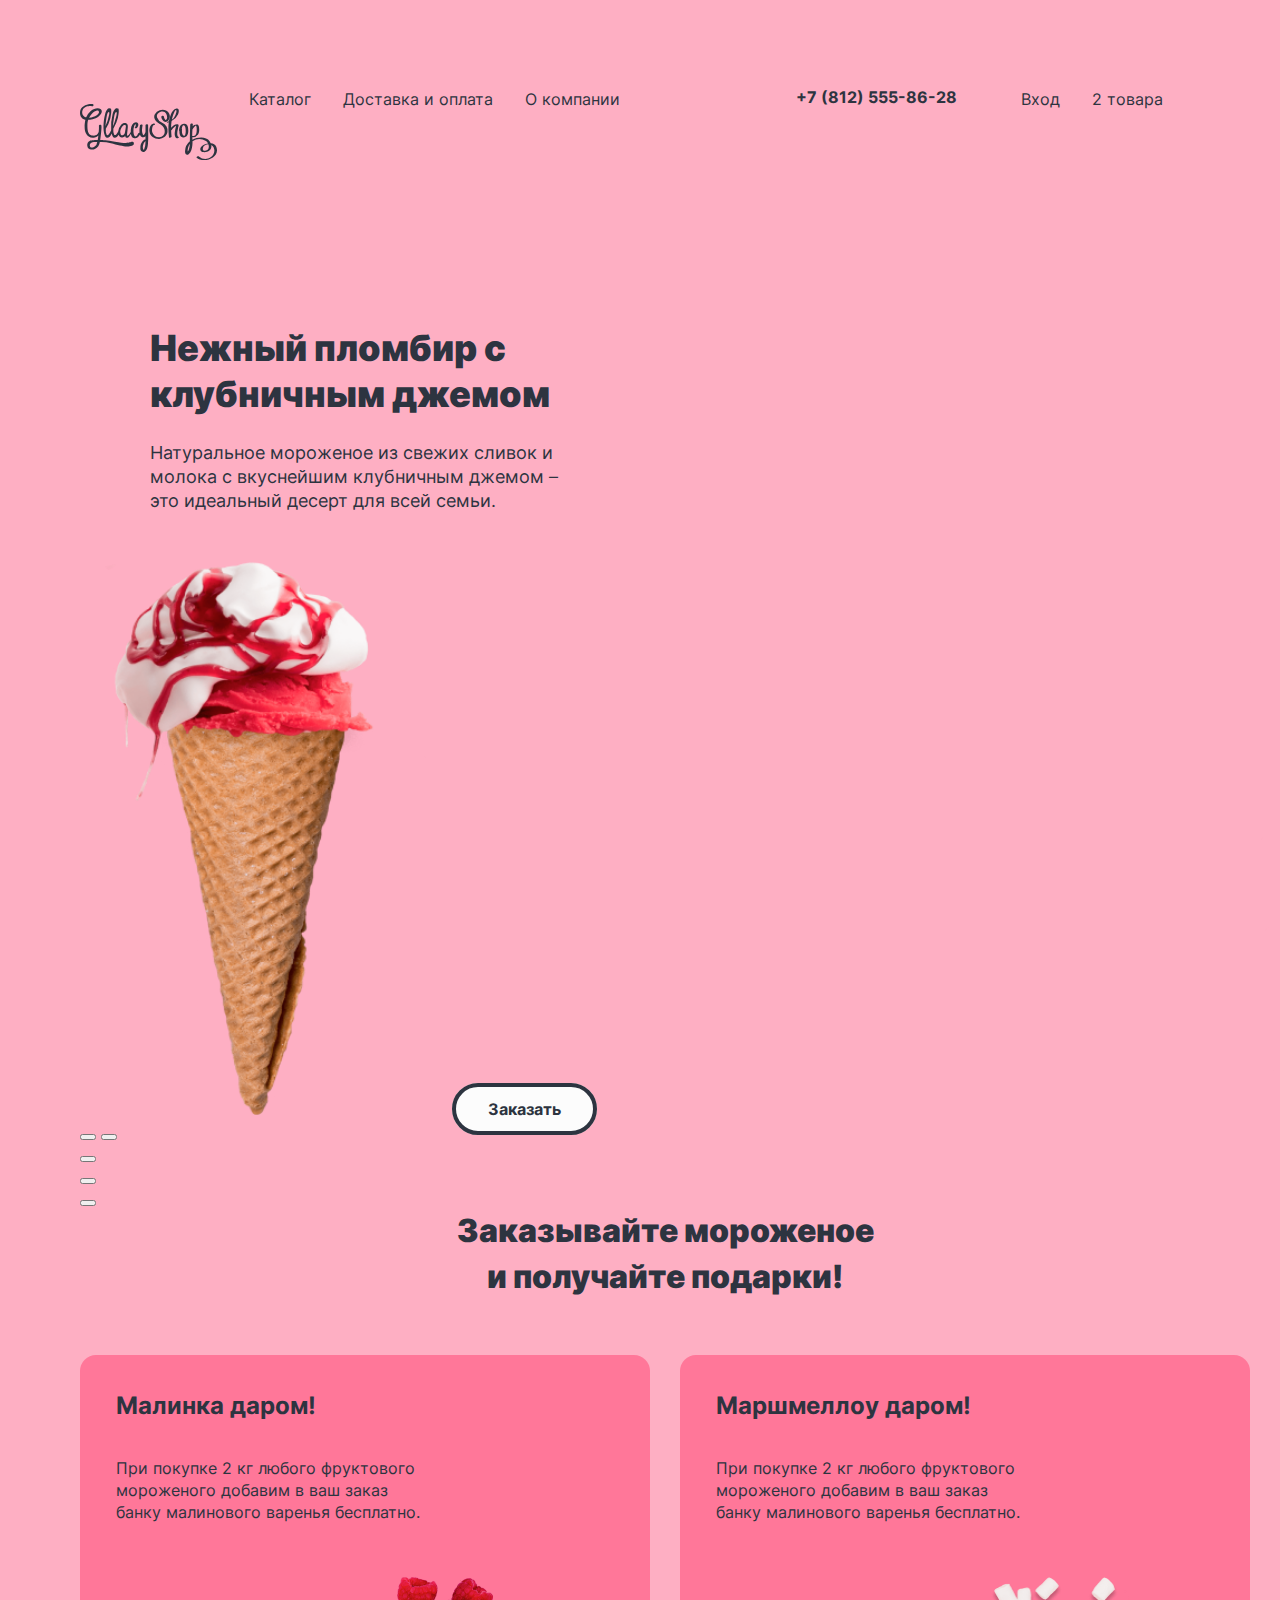
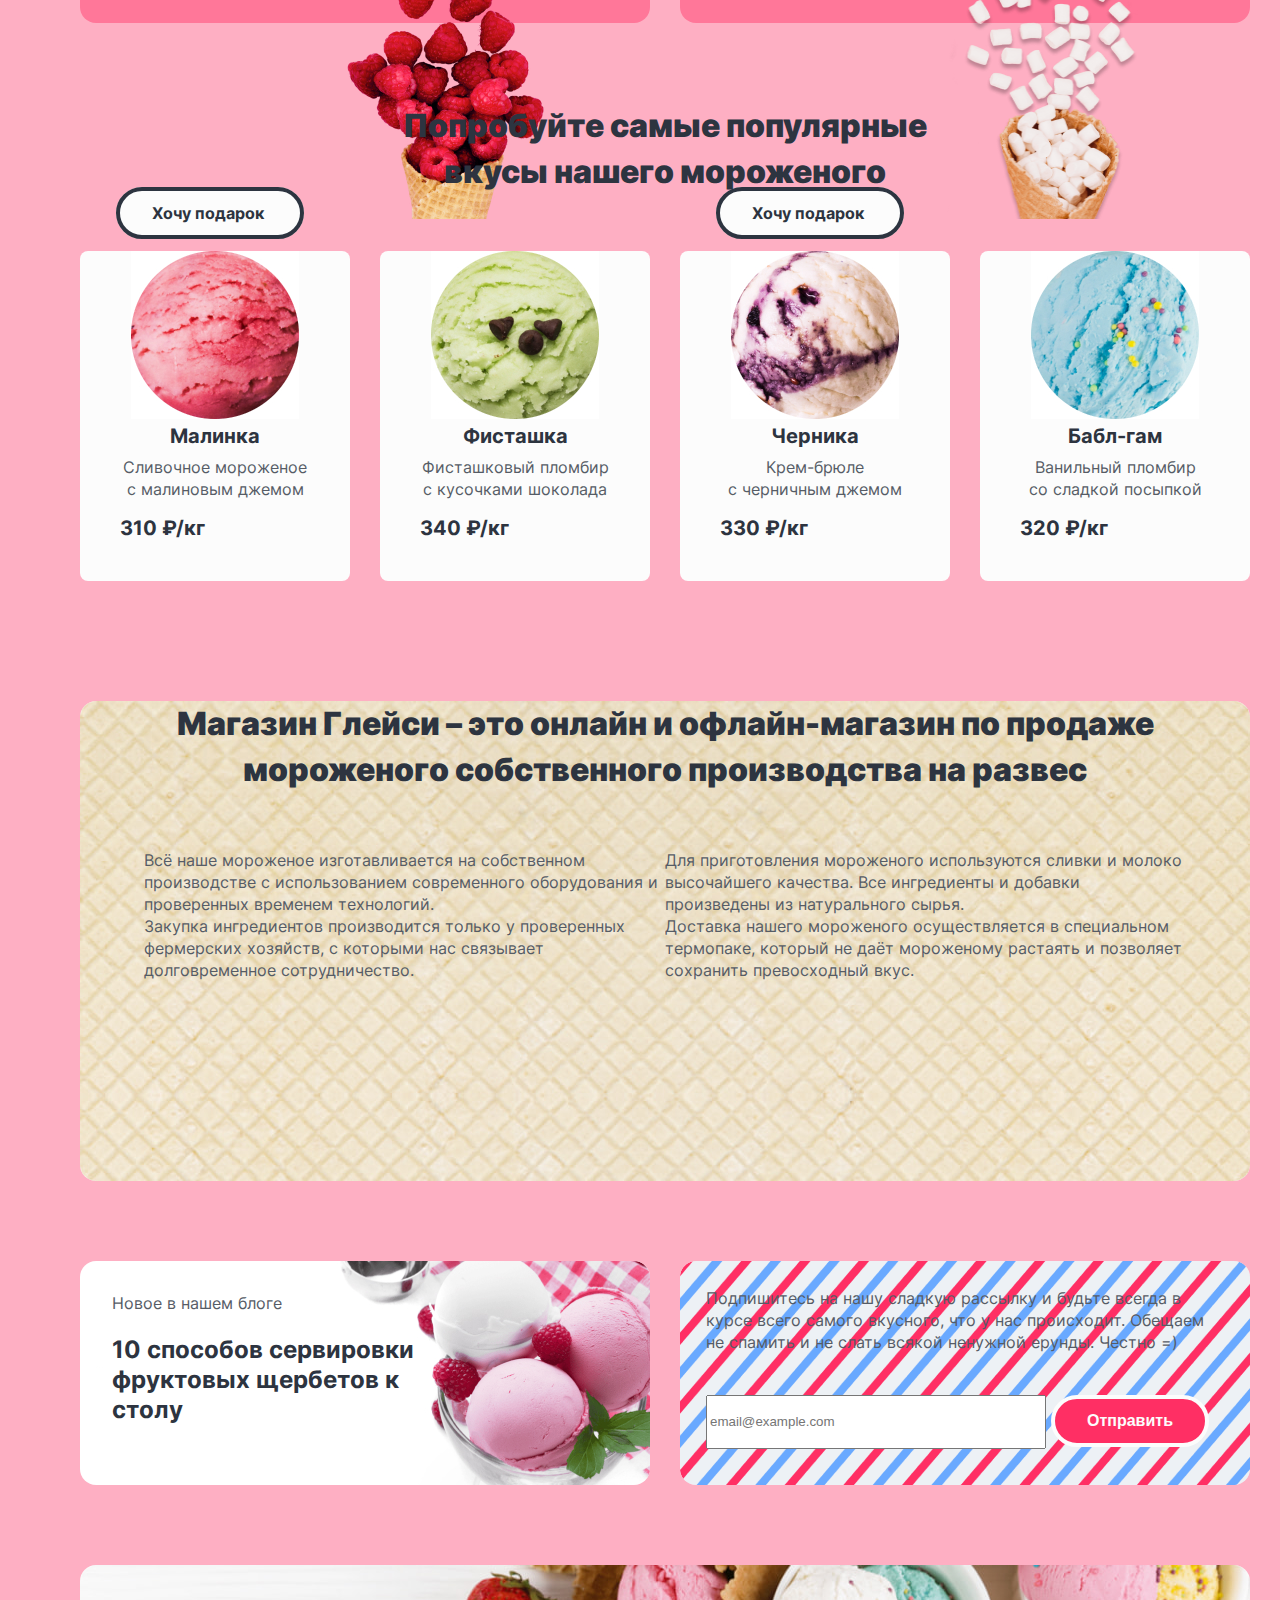
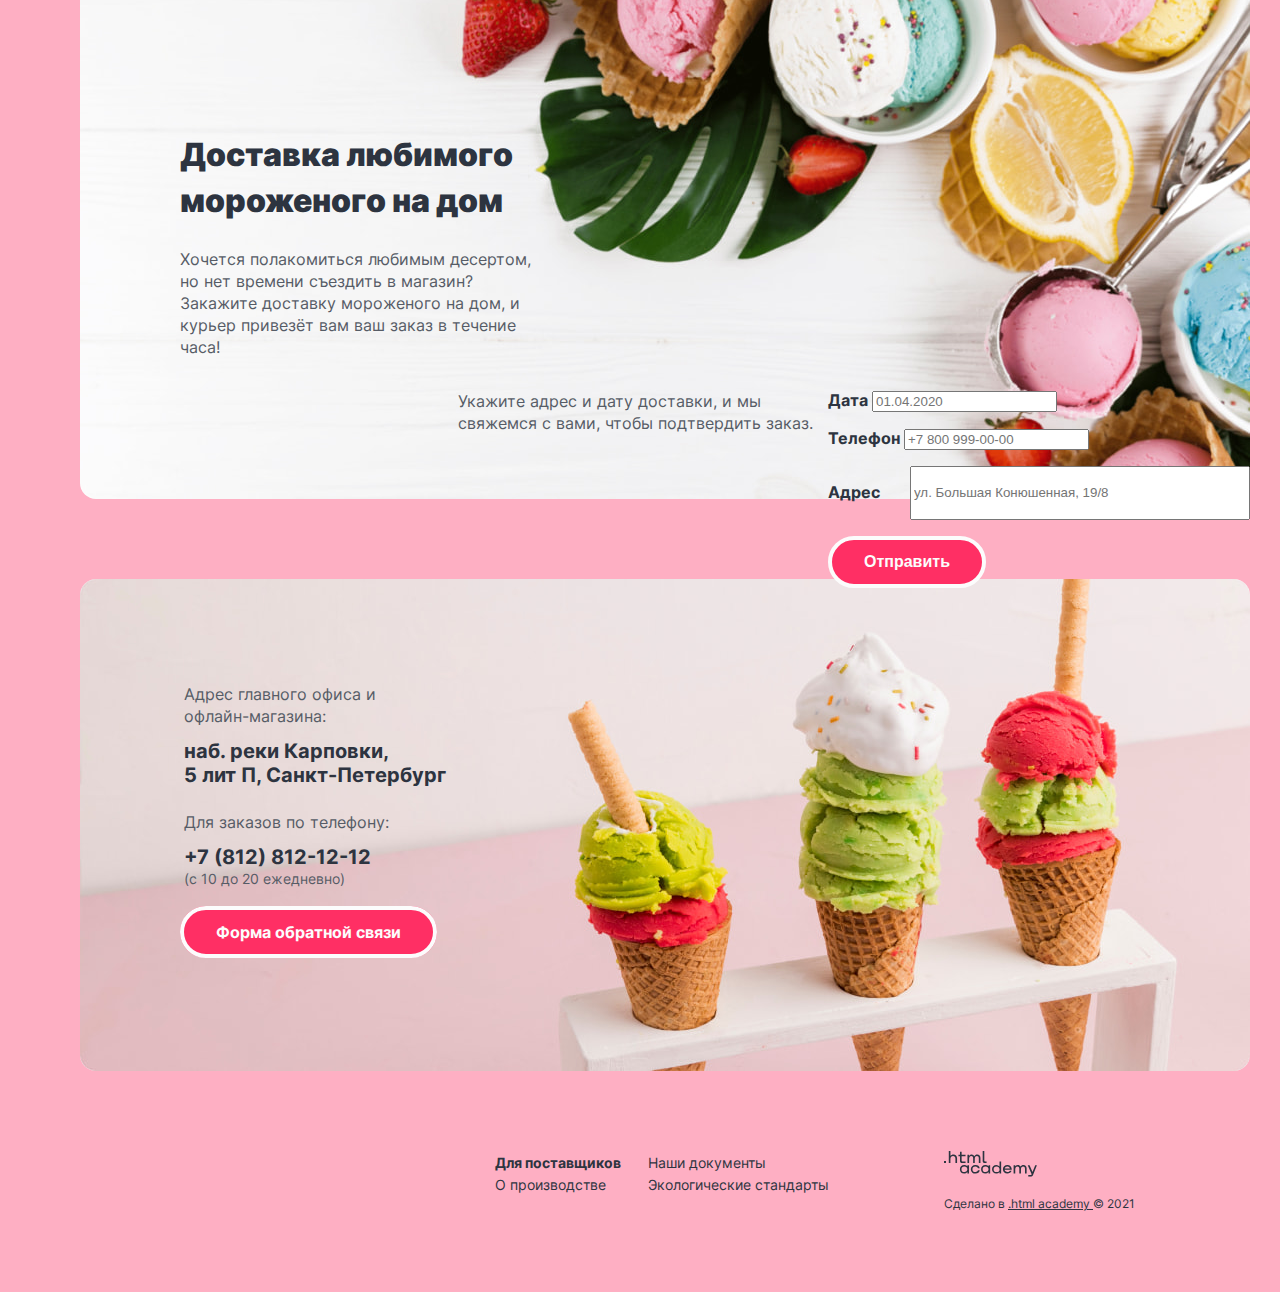
<file: 5/index.html>
<!DOCTYPE html>
<html lang="ru">

  <head>
    <meta charset="utf-8">
    <title>HTML Academy: Глейси</title>

    <link rel="stylesheet" href="styles/styles.css">

    <base href="https://htmlacademy-htmlcss.github.io/2084479-gllacy-36/5/">
</head>

  <body class="slide-1">
    <div class="page-container">
      <header>
        <nav class="navigation">
          <a class="navigation-logo" href="index.html">
            <img class="page-header-logo" src="images/logo/logo.svg" width="137" height="55.72" alt="Логотип ГлейсиШоп">
          </a>
          <ul class="navigation-list">
            <li class="navigation-item">
              <a class="navigation-link" href="catalog.html">Каталог </a>
            </li>

            <li class="navigation-item">
              <a class="navigation-link" href="#">Доставка и оплата </a>
            </li>

            <li class="navigation-item">
              <a class="navigation-link" href="#">О компании </a>
            </li>
          </ul>

          <ul class="navigation-list navigation-user">
            <li class="navigation-item navigation-item-user">
              <a class="navigation-contacts-phone" href="tel:+78125558628">
                +7 (812) 555-86-28
              </a>
            </li>
            <li class="navigation-item">
              <a class="navigation-link" href="#">
                <span class="visually-hidden">Поиск </span>
              </a>
            </li>

            <li class="navigation-item">
              <a class="navigation-link" href="#">Вход </a>
            </li>

            <li class="navigation-item">
              <a class="navigation-link" href="#">
                <span class="visually-hidden">Корзина </span>
                <span class="quantity">2 товара</span>
              </a>
            </li>
          </ul>
        </nav>
      </header>
      <main class="main-container">
        <h1 class="visually-hidden">Сайт магазина мороженного Глейси</h1>

        <section class="product-icecream">
          <ul class="product-icecream-slider">
            <li class="product-icecream-item">
              <h3 class="product-icecream-title">
                Нежный пломбир с клубничным джемом
              </h3>
              <p class="description-icecream-slider">
                Натуральное мороженое из свежих сливок и молока с вкуснейшим
                клубничным джемом – это идеальный десерт для всей семьи.
              </p>
              <img class="slider-image" src="images/image-ice/raspberries-ice.png" width="367" height="554"
                alt="Рожок с мороженным">
              <a class="slider-button button" href="#"> Заказать </a>
            </li>
            <li class="product-icecream-item">
              <h3 class="product-icecream-title">
                Сливочное мороженое со вкусом банана
              </h3>
              <p class="description-icecream-slider">
                Сливочное мороженое с ярким банановым вкусом подарит вам свежесть
                и наслаждение даже в самый жаркий летний день.
              </p>
              <img class="slider-image" src="images/image-ice/banana-ice.png" width="352" height="554"
                alt="Рожок с мороженным">
              <a class="slider-button button" href="">Заказать </a>
            </li>
            <li class="product-icecream-item">
              <h3 class="product-icecream-title">
                Карамельный пломбир с маршмеллоу
              </h3>
              <p class="description-icecream-slider">
                Необычный сладкий десерт с карамельным топпингом и кусочками
                зефира завоюет сердца сладкоежек всех возрастов.
              </p>
              <img class="slider-image" src="images/image-ice/marshmallow-ice.png" width="350" height="507"
                alt="Рожок с мороженным">
              <a class="slider-button button" href="#"> Заказать </a>
            </li>
          </ul>

          <button class="slider-button slider-prev" type="button">
            <span class="visually-hidden">Предыдущая страница с мороженным </span>
          </button>

          <button class="slider-button slider-next" type="button">
            <span class="visually-hidden">Следующая страница с мороженным </span>
          </button>

          <div class="footer-slider">
            <ol class="slider-pagination">
              <li class="slider-pagination-item">
                <button class="slider-pagination-button slider-pagination-button-current" type="button">
                  <span class="visually-hidden"> 1 страница </span>
                </button>
              </li>

              <li class="slider-pagination-item">
                <button class="slider-pagination-button" type="button">
                  <span class="visually-hidden"> 2 страница </span>
                </button>
              </li>

              <li class="slider-pagination-item">
                <button class="slider-pagination-button" type="button">
                  <span class="visually-hidden"> 3 страница </span>
                </button>
              </li>
            </ol>

            <ul class="main-social-list">
              <li class="main-social-item">
                <a class="social-button" href="https://t.me/htmlacademy">
                  <span class="visually-hidden">Телеграм </span>
                </a>
              </li>
              <li class="main-social-item">
                <a class="social-button" href="https://vk.com/htmlacademy">
                  <span class="visually-hidden">ВКонтакте </span>
                </a>
              </li>
              <li class="main-social-item">
                <a class="social-button" href="https://www.youtube.com/user/htmlacademyru">
                  <span class="visually-hidden"> Youtube </span>
                </a>
              </li>
            </ul>
          </div>
        </section>

        <section class="promo">
          <h2 class="promo-title">Заказывайте мороженое и получайте подарки!</h2>
          <ul class="promo-list">
            <li class="promo-item">
              <h3 class="promo-title-icecream">Малинка даром!</h3>
              <p class="description-promo">
                При покупке 2 кг любого фруктового мороженого добавим в ваш заказ
                банку малинового варенья бесплатно.
              </p>
              <a class="button-promo button" href="#">Хочу подарок </a>
              <img class="promo-image" src="images/image-ice/raspberries-photo.png" width="219" height="268"
                alt="Малина в вафельном рожке">
            </li>

            <li class="promo-item">
              <h3 class="promo-title-icecream">Маршмеллоу даром!</h3>
              <p class="description-promo">
                При покупке 2 кг любого фруктового мороженого добавим в ваш заказ
                банку малинового варенья бесплатно.
              </p>
              <a class="button-promo button" href="#">Хочу подарок </a>
              <img class="promo-image" src="images/image-ice/marshmallow-photo.png" width="219" height="268"
                alt="Маршмеллоу в вафельном рожке">
            </li>
          </ul>
        </section>

        <section class="hit-icecream">
          <h2 class="hit-icecream-title">
            Попробуйте самые популярные вкусы нашего мороженого
          </h2>
          <ul class="products-list">
            <li class="product-card">
              <a class="product-card-link" href="#">
                <img class="product-card-image" src="images/catalog/raspberry.jpg" width="168" height="168"
                  alt="Шарик мороженного">
                <h3 class="product-card-title">Малинка</h3>
              </a>
              <p class="description-icecream">Сливочное мороженое с малиновым джемом</p>
              <b class="product-card-price">310 ₽/кг </b>
              <a class="visually-hidden button" href="#">Добавить в корзину </a>
            </li>

            <li class="product-card">
              <a class="product-card-link" href="#">
                <img class="product-card-image" src="images/catalog/pistachio.jpg" width="168" height="168"
                  alt="Шарик мороженного">
                <h3 class="product-card-title">Фисташка</h3>
              </a>
              <p class="description-icecream">Фисташковый пломбир с кусочками шоколада</p>
              <b class="product-card-price">340 ₽/кг </b>
              <a class="visually-hidden button" href="#">Добавить в корзину </a>
            </li>

            <li class="product-card">
              <a class="product-card-link" href="#">
                <img class="product-card-image" src="images/catalog/blueberries.jpg" width="168" height="168"
                  alt="Шарик мороженного">
                <h3 class="product-card-title">Черника</h3>
              </a>
              <p class="description-icecream">Крем-брюле <br> с черничным джемом</p>
              <b class="product-card-price">330 ₽/кг </b>
              <a class="visually-hidden button" href="#">Добавить в корзину </a>
            </li>

            <li class="product-card">
              <a class="product-card-link" href="#">
                <img class="product-card-image" src="images/catalog/bubble-gum.jpg" width="168" height="168"
                  alt="Шарик мороженного">
                <h3 class="product-card-title">Бабл-гам</h3>
              </a>
              <p class="description-icecream">Ванильный пломбир <br> со сладкой посыпкой</p>
              <b class="product-card-price">320 ₽/кг </b>
              <a class="visually-hidden button" href="#">Добавить в корзину </a>
            </li>
          </ul>
        </section>

        <section class="about-production">
          <h2 class="about-production-title">
            Магазин Глейси – это онлайн и офлайн-магазин по продаже мороженого
            собственного производства на развес
          </h2>
          <ul class="about-production-list">
            <li class="about-production-item">
              Всё наше мороженое изготавливается на собственном производстве с
              использованием современного оборудования и проверенных временем
              технологий.
            </li>

            <li class="about-production-item">
              Для приготовления мороженого используются сливки и молоко
              высочайшего качества. Все ингредиенты и добавки произведены из
              натурального сырья.
            </li>

            <li class="about-production-item">
              Закупка ингредиентов производится только у проверенных фермерских
              хозяйств, с которыми нас связывает долговременное сотрудничество.
            </li>

            <li class="about-production-item">
              Доставка нашего мороженого осуществляется в специальном термопаке,
              который не даёт мороженому растаять и позволяет сохранить
              превосходный вкус.
            </li>
          </ul>
        </section>

        <div class="index-columns">
          <section class="blog">
            <p class="about-text">Новое в нашем блоге</p>
            <h2 class="blog-title">
              <a class="news-blog" href="#">10 способов сервировки фруктовых щербетов к столу</a>
            </h2>
          </section>

          <section class="news-letter">
            <h2 class="visually-hidden">Подписка на рассылку</h2>

            <p class="about-text-letter">
              Подпишитесь на нашу сладкую рассылку и будьте всегда в курсе всего
              самого вкусного, что у нас происходит. Обещаем не спамить и не слать
              всякой ненужной ерунды. Честно =)
            </p>

            <form class="newsletter-form" action="https://echo.htmlacademy.ru/" method="post">
              <label for="newsletter-email"> </label>
              <input class="field" placeholder="email@example.com" type="email" name="newsletter-email"
                id="newsletter-email" required>
              <button class="newsletter-button button" type="submit">
                Отправить
              </button>
            </form>
          </section>
        </div>
        <section class="delivery">
          <h2 class="delivery-title">Доставка любимого мороженого на дом</h2>
          <p class="order-text">
            Хочется полакомиться любимым десертом, но нет времени съездить в
            магазин? Закажите доставку мороженого на дом, и курьер привезёт вам
            ваш заказ в течение часа!
          </p>

          <div class="order-block">
            <p class="order-text">
              Укажите адрес и дату доставки, и мы свяжемся с вами, чтобы
              подтвердить заказ.
            </p>

            <form class="appointment-form" action="https://echo.htmlacademy.ru/" method="post">
              <p class="appointment-form-date">
                <label class="form-label" for="appointment-date"> Дата </label>
                <input type="text" id="appointment-date" name="appointment-date" placeholder="01.04.2020">
              </p>
              <p class="appointment-form-phone">
                <label for="appointment-form-phone"> Телефон </label>
                <input type="text" id="appointment-form-phone" name="appointment-form-phone"
                  placeholder="+7 800 999-00-00">
              </p>
              <p class="appointment-form-address">
                <label for="appointment-address"> Адрес </label>
                <input class="field" type="text" id="appointment-address" name="appointment-address"
                  placeholder="ул. Большая Конюшенная, 19/8">
              </p>
              <button class="address-button button" type="submit"> Отправить </button>
            </form>
          </div>
        </section>

        <section class="adress-contacts">
          <h2 class="visually-hidden">Адрес</h2>
          <address class="contacts-info">
            <p class="address-text">Адрес главного офиса и офлайн-магазина:</p>
            <p class="contacts-address-text">
              наб. реки Карповки,<br> 5 лит П, Санкт-Петербург
            </p>
            <p class="address-text">Для заказов по телефону:</p>
            <a class="contacts-phone" href="tel:+78128121212">
              +7 (812) 812-12-12
            </a>
            <p class="time-text">(с 10 до 20 ежедневно)</p>
          </address>
          <a class="contacts-buton button" href="#">Форма обратной связи </a>
        </section>
      </main>

      <footer>
        <div class="page-footer-container">
          <section class="footer-social">
            <h2 class="visually-hidden">Социальные сети</h2>
            <ul class="footer-social-list">
              <li class="footer-social-item">
                <a class="social-button" href="https://t.me/htmlacademy">
                  <span class="visually-hidden">Телеграм </span>
                </a>
              </li>

              <li class="footer-social-item">
                <a class="social-button" href="https://vk.com/htmlacademy">
                  <span class="visually-hidden">ВКонтакте </span>
                </a>
              </li>

              <li class="footer-social-item">
                <a class="social-button" href="https://www.youtube.com/user/htmlacademyru">
                  <span class="visually-hidden"> Youtube </span>
                </a>
              </li>
            </ul>
          </section>

          <section class="page-footer">
            <h2 class="visually-hidden">Дополнительная информация</h2>
            <ul class="footer-info-list">
              <li class="footer-info-item">
                <a class="info-link link-bold" href="#"> Для поставщиков </a>
              </li>

              <li class="footer-info-item">
                <a class="info-link" href=" #"> О производстве </a>
              </li>

              <li class="footer-info-item">
                <a class="info-link" href=" #"> Наши документы </a>
              </li>

              <li class="footer-info-item">
                <a class="info-link" href=" #"> Экологические стандарты </a>
              </li>
            </ul>
          </section>

          <section class="footer-index">
            <h2 class="visually-hidden">Логотип htmlacademy</h2>
            <a href="https://htmlacademy.ru/" class="logo-link">
              <img class="logo-htmlacademy" src="images/logo/logo-htmlacademy.svg" width="93" height="26.71"
                alt="Логотип htmlacademy">
            </a>

            <p class="footer-text">
              Сделано в
              <a class="htmlacademy-link" href="https://htmlacademy.ru/">.html academy
              </a>
              © 2021
            </p>
          </section>
        </div>
      </footer>
    </div>
  </body>

</html>
</file>
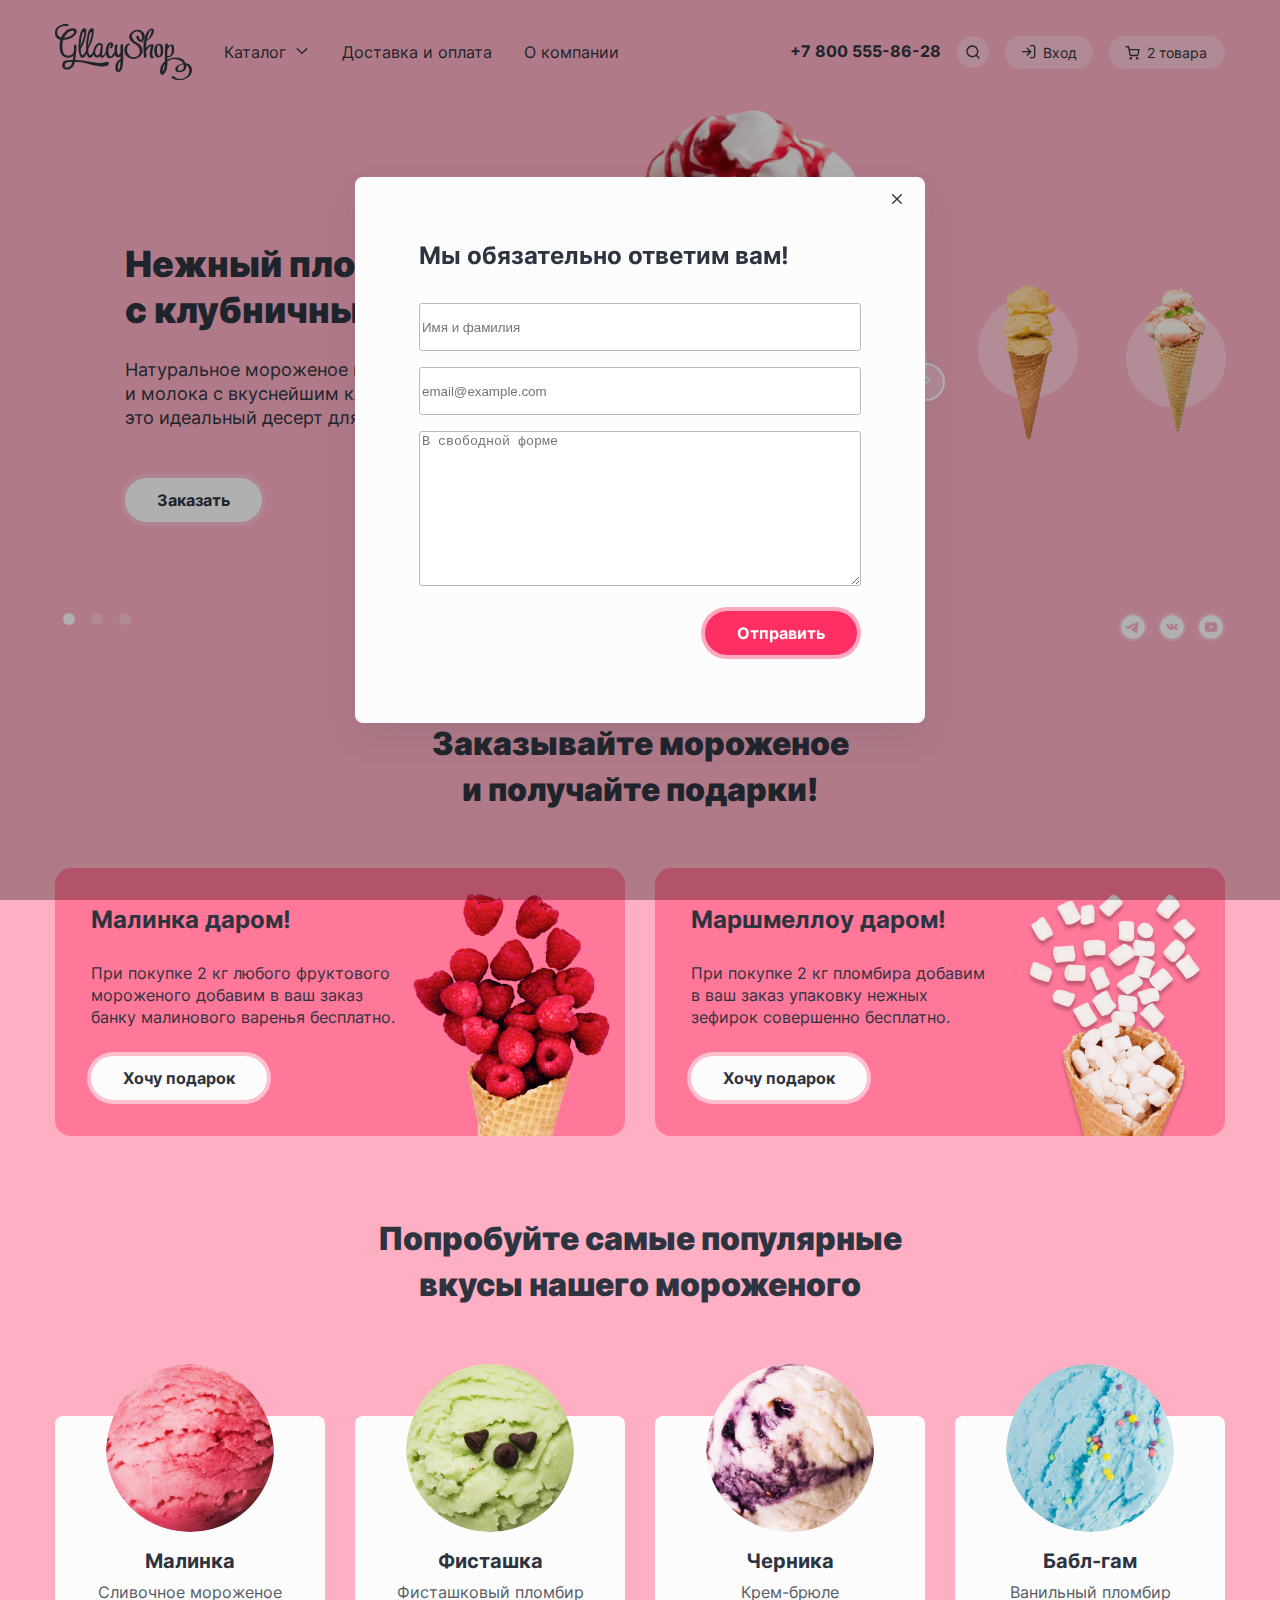
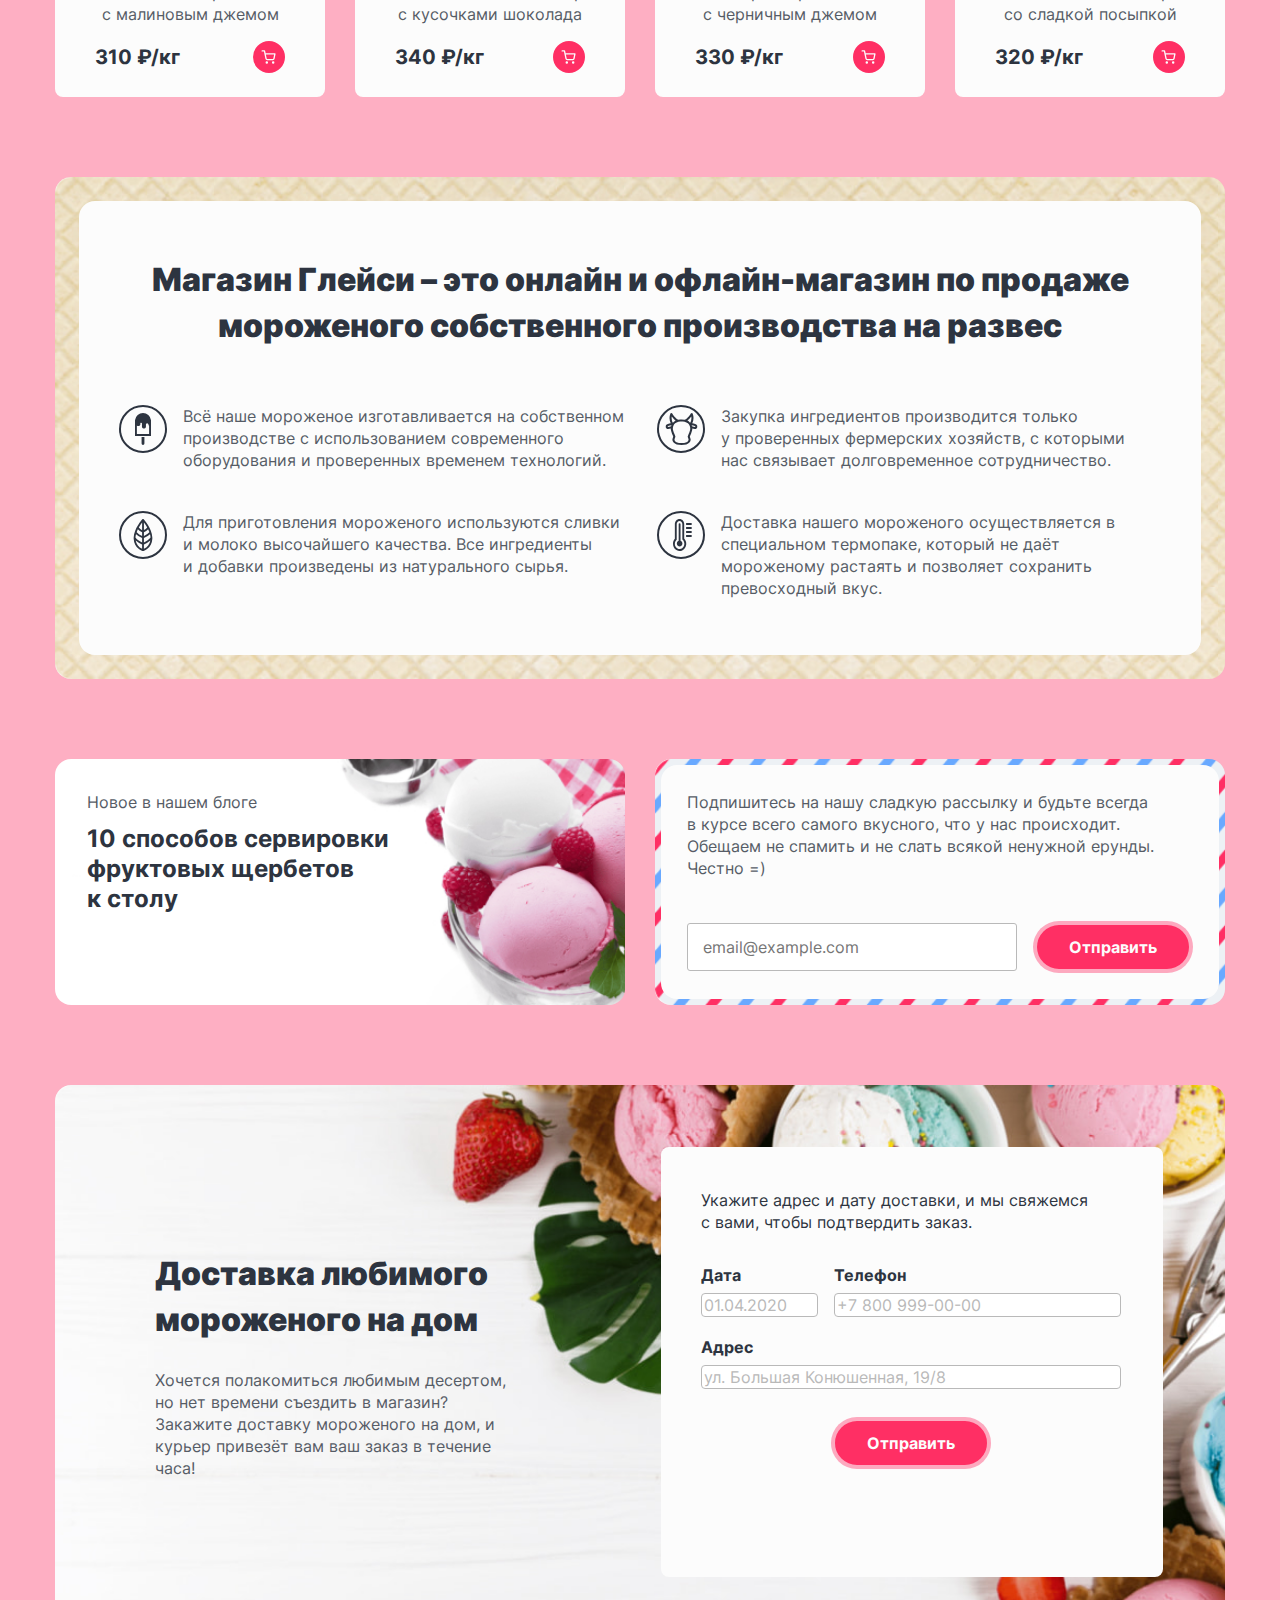
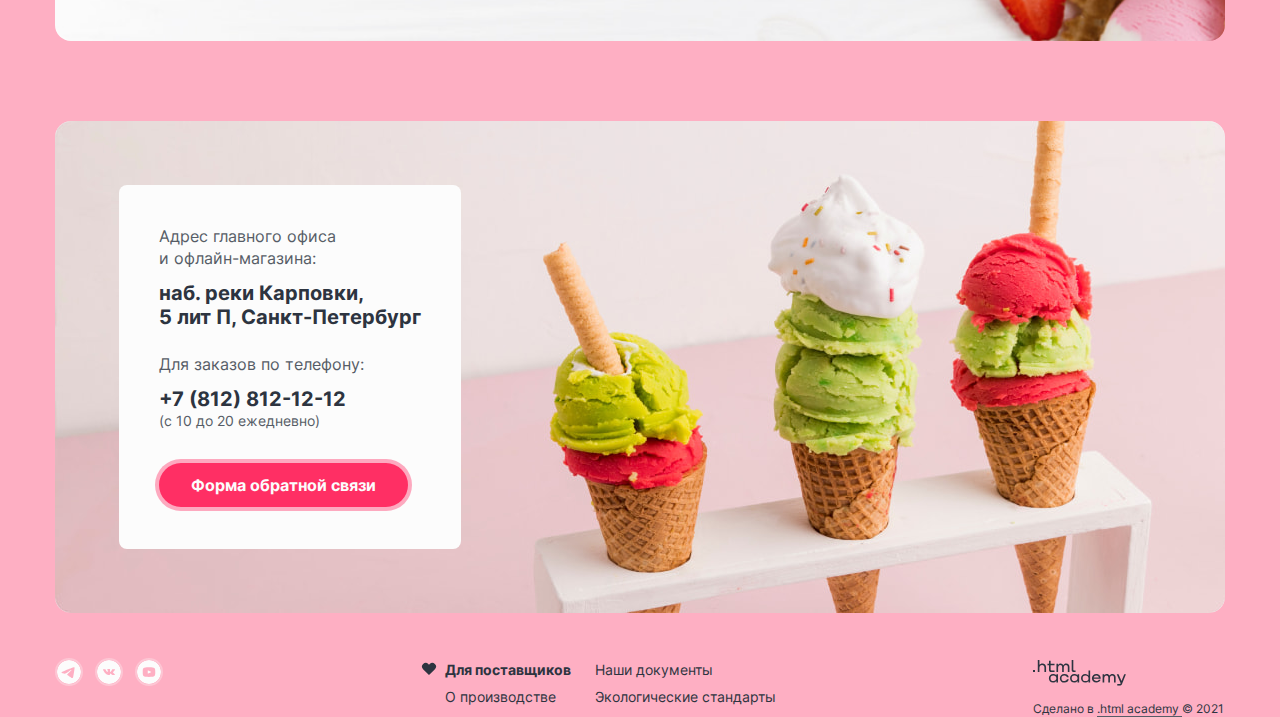
<file: 7/index.html>
<!DOCTYPE html>
<html lang="ru">

  <head>
    <meta charset="utf-8">
    <title>HTML Academy: Глейси</title>

    <link rel="stylesheet" href="styles/styles.css">

    <base href="https://htmlacademy-htmlcss.github.io/2084479-gllacy-36/7/">
</head>

  <body class="slide-1">
    <div class="page-container">
      <header class="page-header">
        <nav class="navigation">
          <a class="navigation-logo" href="index.html">
            <img class="page-header-logo" src="images/logo/logo.svg" width="137" height="55.72" alt="Логотип ГлейсиШоп">
          </a>
          <ul class="navigation-list">
            <li class="navigation-item dropdown">
              <a class="navigation-link dropdown-link" href="#">
                <span class="dropdown-text"> Каталог </span>
                <svg class="dropdown-icon" width="16" height="16" viewBox="0 0 16 16" fill="currentColor"
                  xmlns="http://www.w3.org/2000/svg">
                  <path fill-rule="evenodd" clip-rule="evenodd"
                    d="M3.80799 6.19526C3.54764 5.93491 3.12553 5.93491 2.86518 6.19526C2.60483 6.45561 2.60483 6.87772 2.86518 7.13807L7.52553 11.7984C7.52759 11.8005 7.52967 11.8026 7.53177 11.8047C7.66246 11.9354 7.83392 12.0005 8.00521 12C8.17518 11.9995 8.34498 11.9344 8.47466 11.8047C8.47675 11.8027 8.47881 11.8006 8.48087 11.7985L13.1412 7.13807C13.4016 6.87772 13.4016 6.45561 13.1412 6.19526C12.8809 5.93491 12.4588 5.93491 12.1984 6.19526L8.00321 10.3905L3.80799 6.19526Z" />
                </svg>
              </a>
              <div class="dropdown-block">
                <ul class="dropdown-list">
                  <li class="dropdown-item dropdown-group">
                    <a href="#" class="dropdown-item-link ">Новинки</a>
                  </li>
                  <li class="dropdown-item">
                    <a href="catalog.html" class="dropdown-item-link">Сливочное</a>
                  </li>
                  <li class="dropdown-item">
                    <a href="#" class="dropdown-item-link">Щербеты</a>
                  </li>
                  <li class="dropdown-item">
                    <a href="#" class="dropdown-item-link">Фруктовый лед</a>
                  </li>
                  <li class="dropdown-item">
                    <a href="#" class="dropdown-item-link">Мелорин</a>
                  </li>
                </ul>
              </div>
            </li>

            <li class="navigation-item">
              <a class="navigation-link" href="#">Доставка и оплата </a>
            </li>

            <li class="navigation-item">
              <a class="navigation-link" href="#">О компании </a>
            </li>
          </ul>

          <ul class="navigation-list navigation-user">
            <li class="navigation-item navigation-item-user">
              <a class="navigation-contacts-phone" href="tel:+78005558628">
                +7 800 555-86-28
              </a>
            </li>

            <li class="navigation-item">
              <a class="navigation-link navigation-link-search" href="#">
                <svg class="search-icon" aria-hidden="true" focusable="false" width="16" height="16" fill="currentColor"
                  viewBox="0 0 16 16" xmlns="http://www.w3.org/2000/svg">
                  <path fill-rule="evenodd"
                    d="M2.663 7.33a4.667 4.667 0 1 1 8.028 3.238.683.683 0 0 0-.123.123A4.667 4.667 0 0 1 2.664 7.33Zm8.412 4.688a6 6 0 1 1 .943-.943l2.45 2.45a.667.667 0 1 1-.943.943l-2.45-2.45Z"
                    clip-rule="evenodd" />
                </svg>
                <span class="visually-hidden">Поиск</span>
              </a>
            </li>

            <li class="navigation-item">
              <a class="navigation-link navigation-link-login" href="#">
                <svg class="login-icon" aria-hidden="true" focusable="false" width="16" height="16" fill="currentColor"
                  viewBox="0 0 16 16" xmlns="http://www.w3.org/2000/svg">
                  <path fill-rule="evenodd"
                    d="M9 1.667C9 1.298 9.298 1 9.667 1h2.666a2 2 0 0 1 2 2v9.333a2 2 0 0 1-2 2H9.667a.667.667 0 1 1 0-1.333h2.666a.666.666 0 0 0 .667-.667V3a.666.666 0 0 0-.667-.667H9.667A.667.667 0 0 1 9 1.667ZM5.862 3.862c.26-.26.682-.26.943 0l3.329 3.329a.69.69 0 0 1 .129.177.664.664 0 0 1-.13.775L6.806 11.47a.667.667 0 1 1-.943-.942l2.195-2.196h-6.39a.667.667 0 1 1 0-1.333h6.39L5.862 4.805a.667.667 0 0 1 0-.943Z"
                    clip-rule="evenodd" />
                </svg> Вход
              </a>
            </li>

            <li class="navigation-item">
              <a class="navigation-link navigation-link-card" href="#">
                <svg class="card-navigation-icon" aria-hidden="true" focusable="false" width="16" height="17"
                  fill="currentColor" viewBox="0 0 16 17" xmlns="http://www.w3.org/2000/svg">
                  <path fill-rule="evenodd"
                    d="M1.167 2.108a.667.667 0 0 0 0 1.333h1.77l.468 2.336a.664.664 0 0 0 .011.053l.967 4.833a1.825 1.825 0 0 0 1.819 1.47h5.62a1.826 1.826 0 0 0 1.819-1.47l.001-.005.927-4.861a.667.667 0 0 0-.655-.792H4.611l-.473-2.361a.667.667 0 0 0-.654-.536H1.167Zm4.524 8.294-.813-4.064h8.23l-.775 4.067a.492.492 0 0 1-.492.395H6.183a.492.492 0 0 1-.492-.397Zm-1.134 3.961a1.246 1.246 0 1 1 2.492 0 1.246 1.246 0 0 1-2.492 0Zm6.374 0a1.246 1.246 0 1 1 2.491 0 1.246 1.246 0 0 1-2.491 0Z"
                    clip-rule="evenodd" />
                </svg>
                <span class="visually-hidden"> Корзина </span>
                <span class="full-card"> 2 товара </span>
              </a>
              <div class="popover popover-cart">
                <div class="popover-content">
                  <h2 class="popover-title">Корзина</h2>
                  <ul class="cart-items-list">
                    <li class="cart-item">
                      <div class="cart-item-wrapper">
                        <img class="cart-image" src="images/catalog/raspberry.jpg" width="46" height="46"
                          alt="Шарик мороженого">
                        <p class="cart-item-title">Малинка
                          <span class="cart-item-price"> <br> 1 кг х 310 ₽ </span>
                        </p>
                      </div>
                      <p class="cart-item-total">310 ₽</p>
                      <button type="button" class="cart-item-button">
                        <svg width="16" height="16" viewBox="0 0 16 16" fill="none" xmlns="http://www.w3.org/2000/svg">
                          <path fill-rule="evenodd" clip-rule="evenodd"
                            d="M12.803 4.13807C13.0634 3.87772 13.0634 3.45561 12.803 3.19526C12.5427 2.93491 12.1206 2.93491 11.8602 3.19526L7.99914 7.05633L4.13807 3.19526C3.87772 2.93491 3.45561 2.93491 3.19526 3.19526C2.93491 3.45561 2.93491 3.87772 3.19526 4.13807L7.05633 7.99914L3.19526 11.8602C2.93491 12.1206 2.93491 12.5427 3.19526 12.803C3.45561 13.0634 3.87772 13.0634 4.13807 12.803L7.99914 8.94195L11.8602 12.803C12.1206 13.0634 12.5427 13.0634 12.803 12.803C13.0634 12.5427 13.0634 12.1206 12.803 11.8602L8.94195 7.99914L12.803 4.13807Z"
                            fill="#2D3440" />
                        </svg>
                        <span class="visually-hidden">Удалить из корзины</span>
                      </button>
                    </li>
                    <li class="cart-item">
                      <div class="cart-item-wrapper">
                        <img class="cart-image" src="images/catalog/bubble-gum.jpg" width="46" height="46"
                          alt="Шарик мороженого">
                        <p class="cart-item-title">Бабл-гам
                          <span class="cart-item-price"> <br> 1,5 кг х 320 ₽ </span>
                        </p>
                      </div>
                      <p class="cart-item-total">480 ₽</p>
                      <button type="button" class="cart-item-button">
                        <svg width="16" height="16" viewBox="0 0 16 16" fill="none" xmlns="http://www.w3.org/2000/svg">
                          <path fill-rule="evenodd" clip-rule="evenodd"
                            d="M12.803 4.13807C13.0634 3.87772 13.0634 3.45561 12.803 3.19526C12.5427 2.93491 12.1206 2.93491 11.8602 3.19526L7.99914 7.05633L4.13807 3.19526C3.87772 2.93491 3.45561 2.93491 3.19526 3.19526C2.93491 3.45561 2.93491 3.87772 3.19526 4.13807L7.05633 7.99914L3.19526 11.8602C2.93491 12.1206 2.93491 12.5427 3.19526 12.803C3.45561 13.0634 3.87772 13.0634 4.13807 12.803L7.99914 8.94195L11.8602 12.803C12.1206 13.0634 12.5427 13.0634 12.803 12.803C13.0634 12.5427 13.0634 12.1206 12.803 11.8602L8.94195 7.99914L12.803 4.13807Z"
                            fill="#2D3440" />
                        </svg>
                        <span class="visually-hidden">Удалить из корзины</span>
                      </button>
                    </li>
                  </ul>
                </div>
                <div class="footer-cart">
                  <button class="popover-close-button button button-light"> Оформить заказ </button>
                  <span class="total-card">Итого: 790 ₽ </span>
                </div>
              </div>
            </li>
          </ul>
        </nav>
      </header>

      <main class="main-container">
        <h1 class="visually-hidden">Сайт магазина мороженого Глейси</h1>
        <section class="product">
          <ul class="product-slider">
            <li class="product-item product-item-active">
              <div class="product-wrapper">
                <h3 class="product-title">
                  Нежный пломбир с&nbsp;клубничным джемом
                </h3>
                <p class="description-icecream-slider">
                  Натуральное мороженое из свежих сливок и&nbsp;молока с вкуснейшим
                  клубничным джемом – это&nbsp;идеальный десерт для всей семьи.
                </p>
                <a class="slider-button button" href="#"> Заказать </a>
              </div>
              <div class="product-img-wrapper">
                <img class="slider-image" src="images/image-ice/raspberries-ice.png" width="367" height="554"
                  alt="Рожок с мороженым">
              </div>
            </li>
            <li class="product-item">
              <div class="product-wrapper">
                <h3 class="product-icecream-title">
                  Сливочное мороженое со вкусом банана
                </h3>
                <p class="description-icecream-slider">
                  Сливочное мороженое с ярким банановым вкусом подарит вам свежесть
                  и наслаждение даже в самый жаркий летний день.
                </p>
                <a class="slider-button button" href="#">Заказать </a>
              </div>
              <div class="product-img-wrapper">
                <img class="slider-image" src="images/image-ice/banana-ice.png" width="352" height="554"
                  alt="Рожок с мороженым">
              </div>
            </li>
            <li class="product-item">
              <div class="product-wrapper">
                <h3 class="product-icecream-title">
                  Карамельный пломбир с маршмеллоу
                </h3>
                <p class="description-icecream-slider">
                  Необычный сладкий десерт с карамельным топпингом и кусочками
                  зефира завоюет сердца сладкоежек всех возрастов.
                </p>
                <a class="slider-button button" href="#"> Заказать </a>
              </div>
              <div class="product-img-wrapper">
                <img class="slider-image" src="images/image-ice/marshmallow-ice.png" width="350" height="507"
                  alt="Рожок с мороженым">
              </div>
            </li>
          </ul>

          <button class="slider-image-button slider-button-prev" type="button">
            <svg class="slider-prev" aria-hidden="true" focusable="false" width="16" height="16" viewBox="0 0 16 16"
              fill="currentColor" xmlns="http://www.w3.org/2000/svg">
              <path fill-rule="evenodd" clip-rule="evenodd"
                d="M9.80335 3.80515C10.063 3.54545 10.063 3.12439 9.80335 2.8647C9.54365 2.605 9.12259 2.605 8.8629 2.8647L4.19482 7.53277C3.93597 7.79162 3.93512 8.21075 4.19226 8.47065C4.19342 8.47183 4.19459 8.47301 4.19576 8.47418L8.86384 13.1423C9.12354 13.402 9.54459 13.402 9.80429 13.1423C10.064 12.8826 10.064 12.4615 9.80429 12.2018L5.60549 8.00301L9.80335 3.80515Z" />
            </svg>
            <span class="visually-hidden">Предыдущий слайд </span>
          </button>

          <button class="slider-image-button slider-button-next" type="button">
            <svg class="slider-next" aria-hidden="true" focusable="false" width="16" height="16" viewBox="0 0 16 16"
              fill="currentColor" xmlns="http://www.w3.org/2000/svg">
              <path fill-rule="evenodd" clip-rule="evenodd"
                d="M7.13526 2.8647C6.87557 2.605 6.45451 2.605 6.19481 2.8647C5.93511 3.12439 5.93511 3.54545 6.19481 3.80515L10.3961 8.00643L6.19477 12.2077C5.93508 12.4674 5.93508 12.8885 6.19477 13.1482C6.45447 13.4079 6.87553 13.4079 7.13523 13.1482L11.8039 8.47949C11.8049 8.47855 11.8058 8.47761 11.8068 8.47666C12.0665 8.21696 12.0665 7.79591 11.8068 7.53621L7.13526 2.8647Z" />
            </svg>
            <span class="visually-hidden">Следующая слайд </span>
          </button>

          <div class="footer-slider">
            <ol class="slider-pagination">
              <li class="slider-pagination-item">
                <button class="slider-pagination-button slider-pagination-button-current" type="button">
                  <span class="visually-hidden"> 1 страница </span>
                </button>
              </li>
              <li class="slider-pagination-item">
                <button class="slider-pagination-button" type="button">
                  <span class="visually-hidden"> 2 страница </span>
                </button>
              </li>
              <li class="slider-pagination-item">
                <button class="slider-pagination-button" type="button">
                  <span class="visually-hidden"> 3 страница </span>
                </button>
              </li>
            </ol>

            <ul class="main-social-list">
              <li class="main-social-item">
                <a class="social-link social-link-tg" href="https://t.me/htmlacademy">
                  <span class="visually-hidden">Телеграм </span>
                </a>
              </li>
              <li class="main-social-item">
                <a class="social-link social-link-vk" href="https://vk.com/htmlacademy">
                  <span class="visually-hidden">ВКонтакте </span>
                </a>
              </li>
              <li class="main-social-item">
                <a class="social-link social-link-yt" href="https://www.youtube.com/user/htmlacademyru">
                  <span class="visually-hidden"> Youtube </span>
                </a>
              </li>
            </ul>
          </div>
        </section>

        <section class="promo">
          <h2 class="promo-title">Заказывайте мороженое и получайте подарки!</h2>
          <ul class="promo-list">
            <li class="promo-item promo-item-raspberries">
              <h3 class="promo-title-icecream">Малинка даром!</h3>
              <p class="description-promo">
                При покупке 2 кг любого фруктового мороженого добавим в ваш заказ
                банку малинового варенья бесплатно.
              </p>
              <a class="button-promo button" href="#">Хочу подарок </a>
            </li>

            <li class="promo-item promo-item-marshmallow">
              <h3 class="promo-title-icecream">Маршмеллоу даром!</h3>
              <p class="description-promo">
                При покупке 2 кг пломбира добавим в&nbsp;ваш заказ упаковку нежных зефирок совершенно бесплатно.
              </p>
              <a class="button-promo button" href="#">Хочу подарок </a>
            </li>
          </ul>
        </section>

        <section class="hit-icecream">
          <h2 class="hit-icecream-title">
            Попробуйте самые популярные вкусы нашего мороженого
          </h2>
          <ul class="products-list">
            <li class="product-card">
              <a class="product-card-link" href="#">
                <img class="product-card-image" src="images/catalog/raspberry.jpg" width="168" height="168"
                  alt="Шарик мороженого">
                <h3 class="product-card-title">Малинка</h3>
              </a>
              <p class="description-icecream">Сливочное мороженое с малиновым джемом</p>
              <div class="price-wrapper">
                <b class="product-card-price">310 ₽/кг </b>
                <a class="button-card" href="#">
                  <svg class="card-icon" aria-hidden="true" focusable="false" width="16" height="16" fill="currentColor"
                    viewBox="0 0 16 16" xmlns="http://www.w3.org/2000/svg">
                    <path fill-rule="evenodd"
                      d="M1.167 1.25a.667.667 0 0 0 0 1.333h1.77l.468 2.336a.664.664 0 0 0 .011.053l.967 4.833a1.825 1.825 0 0 0 1.819 1.47h5.62a1.826 1.826 0 0 0 1.819-1.47l.001-.005.927-4.861a.667.667 0 0 0-.655-.792H4.611l-.473-2.361a.667.667 0 0 0-.654-.536H1.167ZM5.69 9.544 4.878 5.48h8.23l-.775 4.067a.492.492 0 0 1-.492.395H6.183a.492.492 0 0 1-.492-.397Zm-1.134 3.961a1.246 1.246 0 1 1 2.492 0 1.246 1.246 0 0 1-2.492 0Zm6.374 0a1.246 1.246 0 1 1 2.491 0 1.246 1.246 0 0 1-2.491 0Z"
                      clip-rule="evenodd" />
                  </svg>
                  <span class="visually-hidden">Добавить в корзину</span>
                </a>
              </div>
            </li>

            <li class="product-card">
              <a class="product-card-link" href="#">
                <img class="product-card-image" src="images/catalog/pistachio.jpg" width="168" height="168"
                  alt="Шарик мороженого">
                <h3 class="product-card-title">Фисташка</h3>
              </a>
              <p class="description-icecream">Фисташковый пломбир с кусочками шоколада</p>
              <div class="price-wrapper">
                <b class="product-card-price">340 ₽/кг </b>
                <a class="button-card" href="#">
                  <svg class="card-icon" aria-hidden="true" focusable="false" width="16" height="16" fill="currentColor"
                    viewBox="0 0 16 16" xmlns="http://www.w3.org/2000/svg">
                    <path fill-rule="evenodd"
                      d="M1.167 1.25a.667.667 0 0 0 0 1.333h1.77l.468 2.336a.664.664 0 0 0 .011.053l.967 4.833a1.825 1.825 0 0 0 1.819 1.47h5.62a1.826 1.826 0 0 0 1.819-1.47l.001-.005.927-4.861a.667.667 0 0 0-.655-.792H4.611l-.473-2.361a.667.667 0 0 0-.654-.536H1.167ZM5.69 9.544 4.878 5.48h8.23l-.775 4.067a.492.492 0 0 1-.492.395H6.183a.492.492 0 0 1-.492-.397Zm-1.134 3.961a1.246 1.246 0 1 1 2.492 0 1.246 1.246 0 0 1-2.492 0Zm6.374 0a1.246 1.246 0 1 1 2.491 0 1.246 1.246 0 0 1-2.491 0Z"
                      clip-rule="evenodd" />
                  </svg>
                  <span class="visually-hidden">Добавить в корзину</span>
                </a>
              </div>
            </li>

            <li class="product-card">
              <a class="product-card-link" href="#">
                <img class="product-card-image" src="images/catalog/blueberries.jpg" width="168" height="168"
                  alt="Шарик мороженого">
                <h3 class="product-card-title">Черника</h3>
              </a>
              <p class="description-icecream">Крем-брюле <br> с черничным джемом</p>
              <div class="price-wrapper">
                <b class="product-card-price">330 ₽/кг </b>
                <a class="button-card" href="#">
                  <svg class="card-icon" aria-hidden="true" focusable="false" width="16" height="16" fill="currentColor"
                    viewBox="0 0 16 16" xmlns="http://www.w3.org/2000/svg">
                    <path fill-rule="evenodd"
                      d="M1.167 1.25a.667.667 0 0 0 0 1.333h1.77l.468 2.336a.664.664 0 0 0 .011.053l.967 4.833a1.825 1.825 0 0 0 1.819 1.47h5.62a1.826 1.826 0 0 0 1.819-1.47l.001-.005.927-4.861a.667.667 0 0 0-.655-.792H4.611l-.473-2.361a.667.667 0 0 0-.654-.536H1.167ZM5.69 9.544 4.878 5.48h8.23l-.775 4.067a.492.492 0 0 1-.492.395H6.183a.492.492 0 0 1-.492-.397Zm-1.134 3.961a1.246 1.246 0 1 1 2.492 0 1.246 1.246 0 0 1-2.492 0Zm6.374 0a1.246 1.246 0 1 1 2.491 0 1.246 1.246 0 0 1-2.491 0Z"
                      clip-rule="evenodd" />
                  </svg>
                  <span class="visually-hidden">Добавить в корзину</span>
                </a>
              </div>
            </li>

            <li class="product-card">
              <a class="product-card-link" href="#">
                <img class="product-card-image" src="images/catalog/bubble-gum.jpg" width="168" height="168"
                  alt="Шарик мороженого">
                <h3 class="product-card-title">Бабл-гам</h3>
              </a>
              <p class="description-icecream">Ванильный пломбир <br> со сладкой посыпкой</p>
              <div class="price-wrapper">
                <b class="product-card-price">320 ₽/кг </b>
                <a class="button-card" href="#">
                  <svg class="card-icon" aria-hidden="true" focusable="false" width="16" height="16" fill="currentColor"
                    viewBox="0 0 16 16" xmlns="http://www.w3.org/2000/svg">
                    <path fill-rule="evenodd"
                      d="M1.167 1.25a.667.667 0 0 0 0 1.333h1.77l.468 2.336a.664.664 0 0 0 .011.053l.967 4.833a1.825 1.825 0 0 0 1.819 1.47h5.62a1.826 1.826 0 0 0 1.819-1.47l.001-.005.927-4.861a.667.667 0 0 0-.655-.792H4.611l-.473-2.361a.667.667 0 0 0-.654-.536H1.167ZM5.69 9.544 4.878 5.48h8.23l-.775 4.067a.492.492 0 0 1-.492.395H6.183a.492.492 0 0 1-.492-.397Zm-1.134 3.961a1.246 1.246 0 1 1 2.492 0 1.246 1.246 0 0 1-2.492 0Zm6.374 0a1.246 1.246 0 1 1 2.491 0 1.246 1.246 0 0 1-2.491 0Z"
                      clip-rule="evenodd" />
                  </svg>
                  <span class="visually-hidden">Добавить в корзину</span>
                </a>
              </div>
            </li>
          </ul>
        </section>

        <section class="about-production">
          <div class="about-wrapper">
            <h2 class="about-production-title">
              Магазин Глейси – это онлайн и офлайн-магазин по продаже мороженого
              собственного производства на развес
            </h2>
            <ul class="about-production-list">
              <li class="about-production-item icon-icecream">
                Всё наше мороженое изготавливается на собственном производстве с
                использованием современного оборудования и проверенных временем
                технологий.
              </li>

              <li class="about-production-item icon-cow">
                Закупка ингредиентов производится только у&nbsp;проверенных фермерских
                хозяйств, с которыми нас&nbsp;связывает долговременное сотрудничество.
              </li>

              <li class="about-production-item icon-leaf">
                Для приготовления мороженого используются сливки и&nbsp;молоко
                высочайшего качества. Все ингредиенты и&nbsp;добавки произведены из
                натурального сырья.
              </li>

              <li class="about-production-item icon-thermometer">
                Доставка нашего мороженого осуществляется в специальном термопаке,
                который не даёт мороженому растаять и позволяет сохранить
                превосходный вкус.
              </li>
            </ul>
          </div>
        </section>

        <div class="index-columns">
          <section class="blog">
            <p class="about-text">Новое в нашем блоге</p>
            <h2 class="blog-title">
              <a class="news-blog" href="#">10 способов сервировки фруктовых щербетов к&nbsp;столу</a>
            </h2>
          </section>

          <section class="news-letter">
            <h2 class="visually-hidden">Подписка на рассылку</h2>
            <div class="about-text-wrapper">
              <p class="about-text-letter">
                Подпишитесь на нашу сладкую рассылку и будьте всегда в&nbsp;курсе всего
                самого вкусного, что у нас происходит. Обещаем не спамить и не слать
                всякой ненужной ерунды. Честно =)
              </p>

              <form class="newsletter-form" action="https://echo.htmlacademy.ru/" method="post">
                <label class="visually-hidden" for="newsletter-email">Элетронная почта </label>
                <input class="field-email" placeholder="email@example.com" type="email" name="newsletter-email"
                  id="newsletter-email" required>
                <button class="newsletter-button button" type="submit">
                  Отправить
                </button>
              </form>
            </div>
          </section>
        </div>
        <section class="delivery">
          <div class="delivery-wrapper">
            <h2 class="delivery-title">Доставка любимого мороженого на дом</h2>
            <p class="order-text">
              Хочется полакомиться любимым десертом, но&nbsp;нет времени съездить в
              магазин? Закажите доставку мороженого на дом, и курьер привезёт вам
              ваш заказ в течение часа!
            </p>
          </div>
          <div class="order-block">
            <p class="order-block-text">
              Укажите адрес и дату доставки, и мы свяжемся <br> с вами, чтобы
              подтвердить заказ.
            </p>

            <form class="appointment-form" action="https://echo.htmlacademy.ru/" method="post">
              <p class="field-group-delivery appointment-form-date">
                <label class="form-label" for="appointment-date"> Дата </label>
                <input class="field" type="text" id="appointment-date" name="appointment-date" placeholder="01.04.2020">
              </p>
              <p class="field-group-delivery appointment-form-phone">
                <label class="form-label" for="appointment-phone"> Телефон </label>
                <input class="field" type="text" id="appointment-phone" name="appointment-phone"
                  placeholder="+7 800 999-00-00">
              </p>
              <p class="field-group-delivery appointment-form-address">
                <label class="form-label" for="appointment-address"> Адрес </label>
                <input class="field" type="text" id="appointment-address" name="appointment-address"
                  placeholder="ул. Большая Конюшенная, 19/8">
              </p>
              <button class="address-button button" type="submit"> Отправить </button>
            </form>
          </div>
        </section>

        <section class="adress-contacts">
          <h2 class="visually-hidden">Адрес</h2>
          <div class="contacts-wrapper">
            <address class="contacts-info">
              <p class="address-text">Адрес главного офиса <br> и офлайн-магазина:</p>
              <p class="contacts-address-text">
                наб. реки Карповки,<br> 5 лит П, Санкт-Петербург
              </p>
              <p class="address-text">Для заказов по телефону:</p>
              <a class="contacts-phone" href="tel:+78128121212">
                +7 (812) 812-12-12
              </a>
              <p class="time-text">(с 10 до 20 ежедневно)</p>
            </address>
            <a class="contacts-buton button" href="#">Форма обратной связи </a>
          </div>
        </section>
      </main>

      <footer>
        <div class="page-footer-container">
          <section class="footer-social">
            <h2 class="visually-hidden">Социальные сети</h2>
            <ul class="footer-social-list">
              <li class="footer-social-item">
                <a class="social-link social-link-tg" href="https://t.me/htmlacademy">
                  <span class="visually-hidden">Телеграм </span>
                </a>
              </li>

              <li class="footer-social-item">
                <a class="social-link social-link-vk" href="https://vk.com/htmlacademy">
                  <span class="visually-hidden">ВКонтакте </span>
                </a>
              </li>

              <li class="footer-social-item">
                <a class="social-link social-link-yt" href="https://www.youtube.com/user/htmlacademyru">
                  <span class="visually-hidden"> Youtube </span>
                </a>
              </li>
            </ul>
          </section>

          <section class="page-footer">
            <h2 class="visually-hidden">Дополнительная информация</h2>
            <ul class="footer-info-list">
              <li class="footer-info-item">
                <a class="info-link link-bold" href="#"> Для поставщиков </a>
              </li>

              <li class="footer-info-item">
                <a class="info-link" href=" #"> Наши документы </a>
              </li>

              <li class="footer-info-item">
                <a class="info-link" href=" #"> О производстве </a>
              </li>

              <li class="footer-info-item">
                <a class="info-link" href=" #"> Экологические стандарты </a>
              </li>
            </ul>
          </section>

          <section class="footer-index">
            <h2 class="visually-hidden">Логотип htmlacademy</h2>
            <a href="https://htmlacademy.ru/" class="logo-link">
              <img class="logo-htmlacademy" src="images/logo/logo-htmlacademy.svg" width="93" height="26.71"
                alt="Логотип htmlacademy">
            </a>

            <p class="footer-text">
              Сделано в
              <a class="htmlacademy-link" href="https://htmlacademy.ru/">.html academy
              </a>
              © 2021
            </p>
          </section>
        </div>
      </footer>

    </div>
    <div class="modal-container" >
      <div class="modal modal-feedback">
        <button class="modal-close-button">
          <span class="visually-hidden">Закрыть</span>
        </button>
        <section class="modal-content">
          <h2 class="modal-title">Мы обязательно ответим вам!</h2>
          <form class="feedback-form" action="https://echo.htmlacademy.ru/" method="post">
            <p class="field-group">
              <label class="visually-hidden" for="name">Имя и Фамилия</label>
              <input class="feedback-form-field" type="text" id="name" name="name" placeholder="Имя и фамилия">
            </p>
            <p class="field-group">
              <label class="visually-hidden" for="modal-email"> Элетронная почта </label>
              <input class="feedback-form-field" placeholder="email@example.com" type="email" name="modal-email"
                id="modal-email">
            </p>
            <p class="field-group">
              <label class="visually-hidden" for="feedback-form-text"> Форма обратной связи </label>
              <textarea class="feedback-form-text" id="feedback-form-text" name="feedback-form-text"
                placeholder="В свободной форме"></textarea>
            </p>
            <button class="modal-button button" type="submit">
              Отправить
            </button>
          </form>
        </section>
      </div>
    </div>
    <script src="./scripts/script.js"></script>
  </body>

</html>
</file>
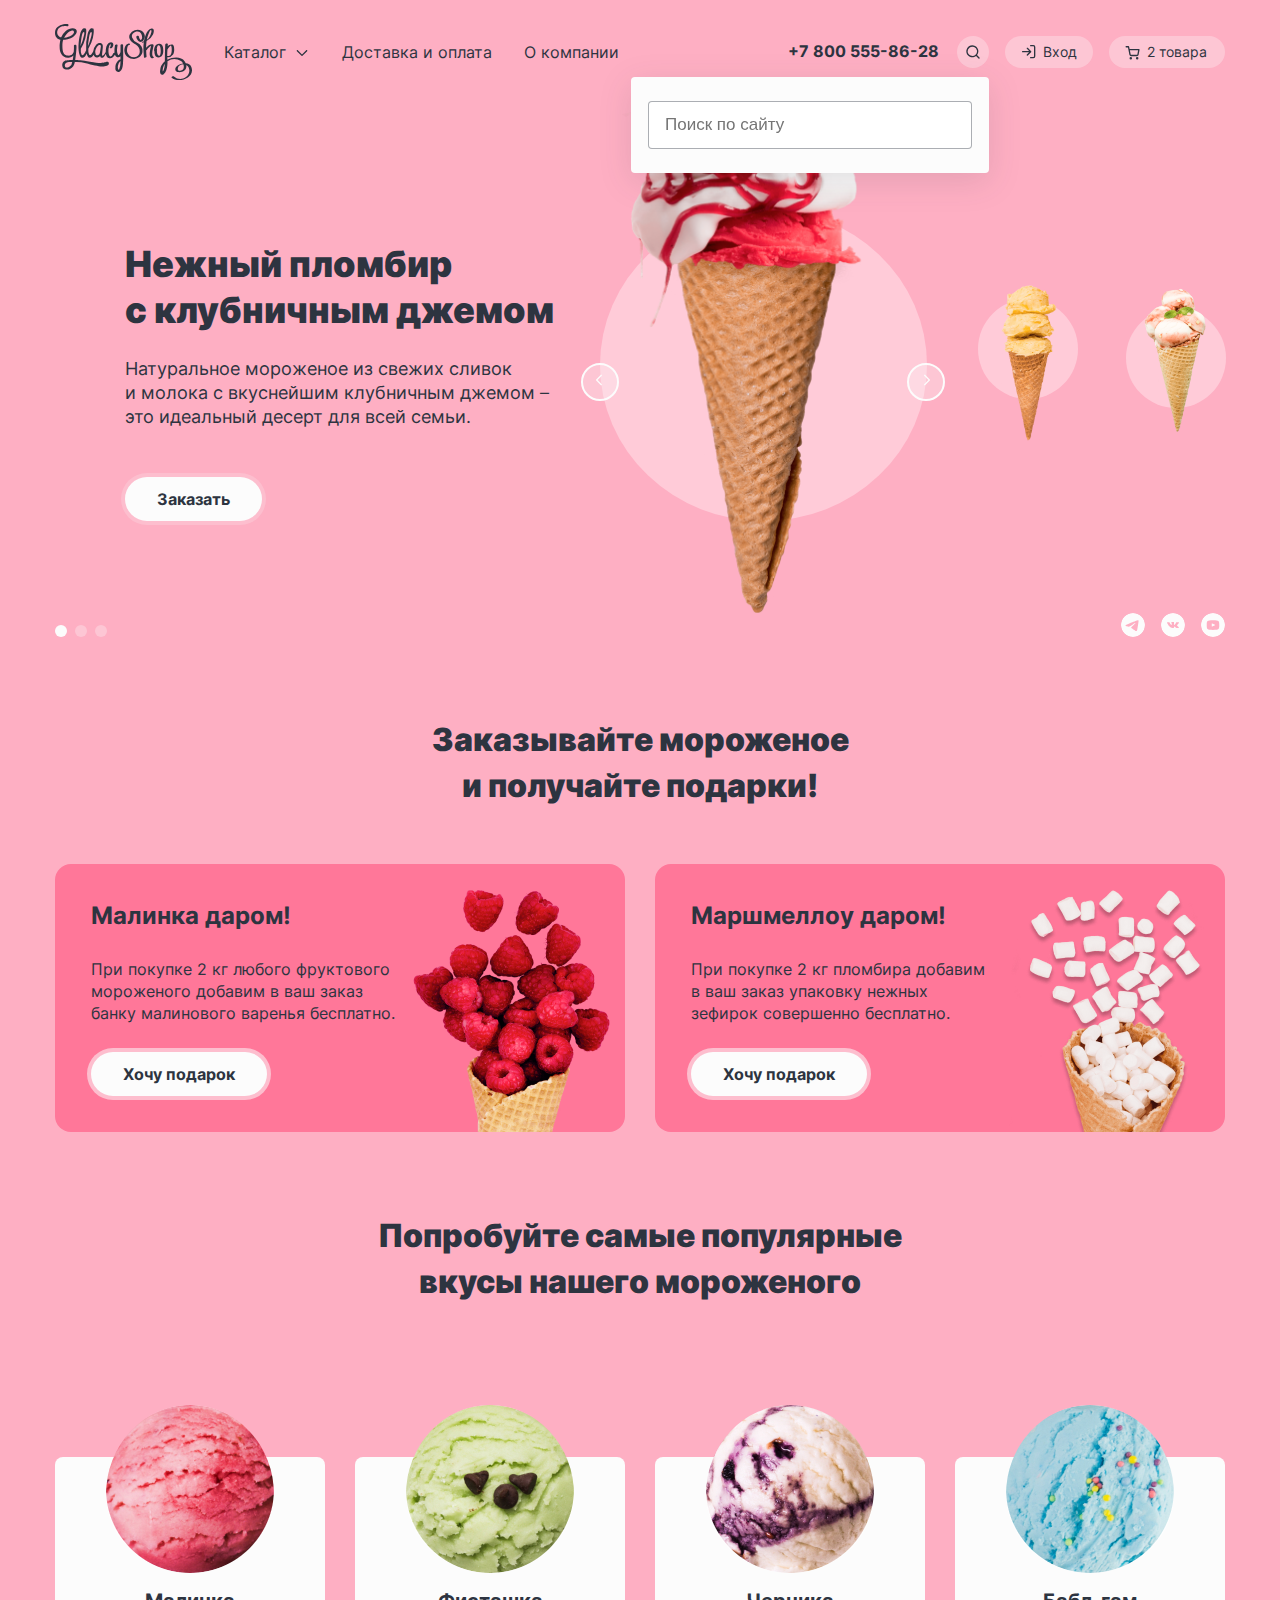
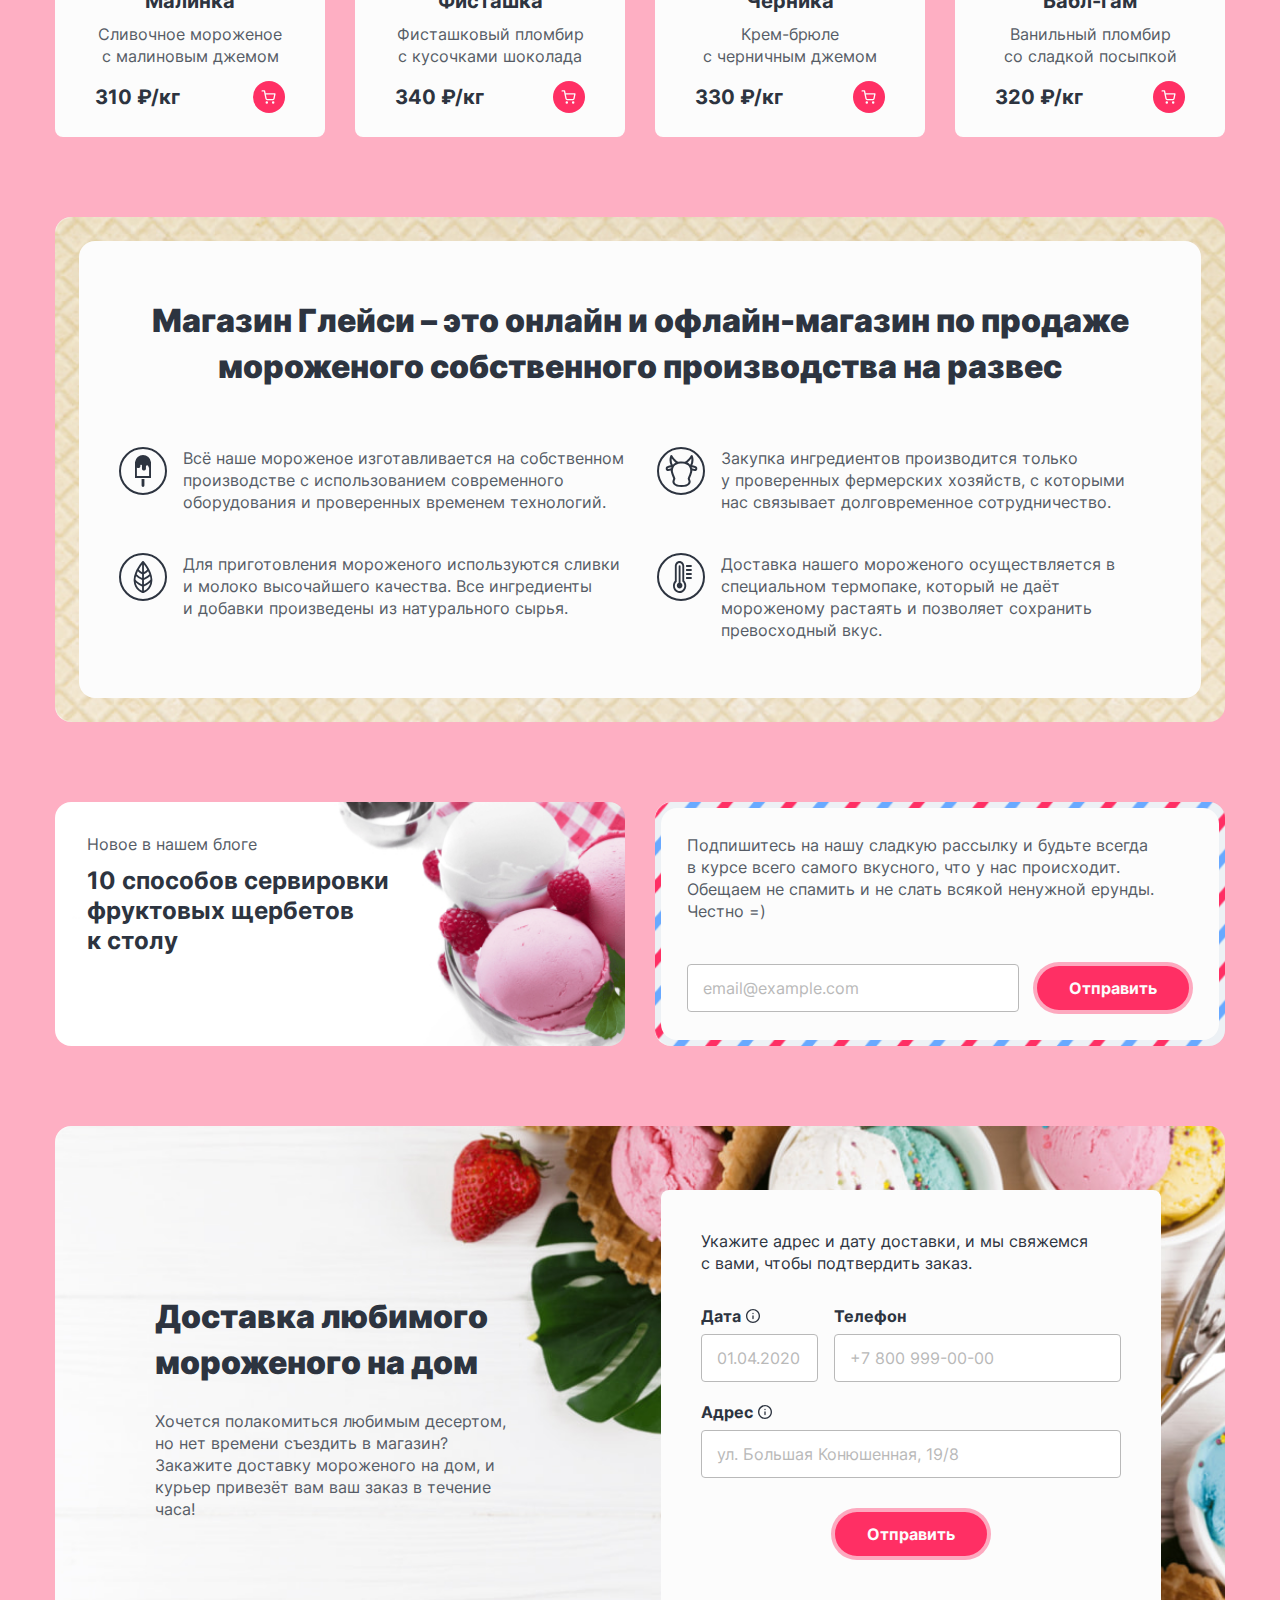
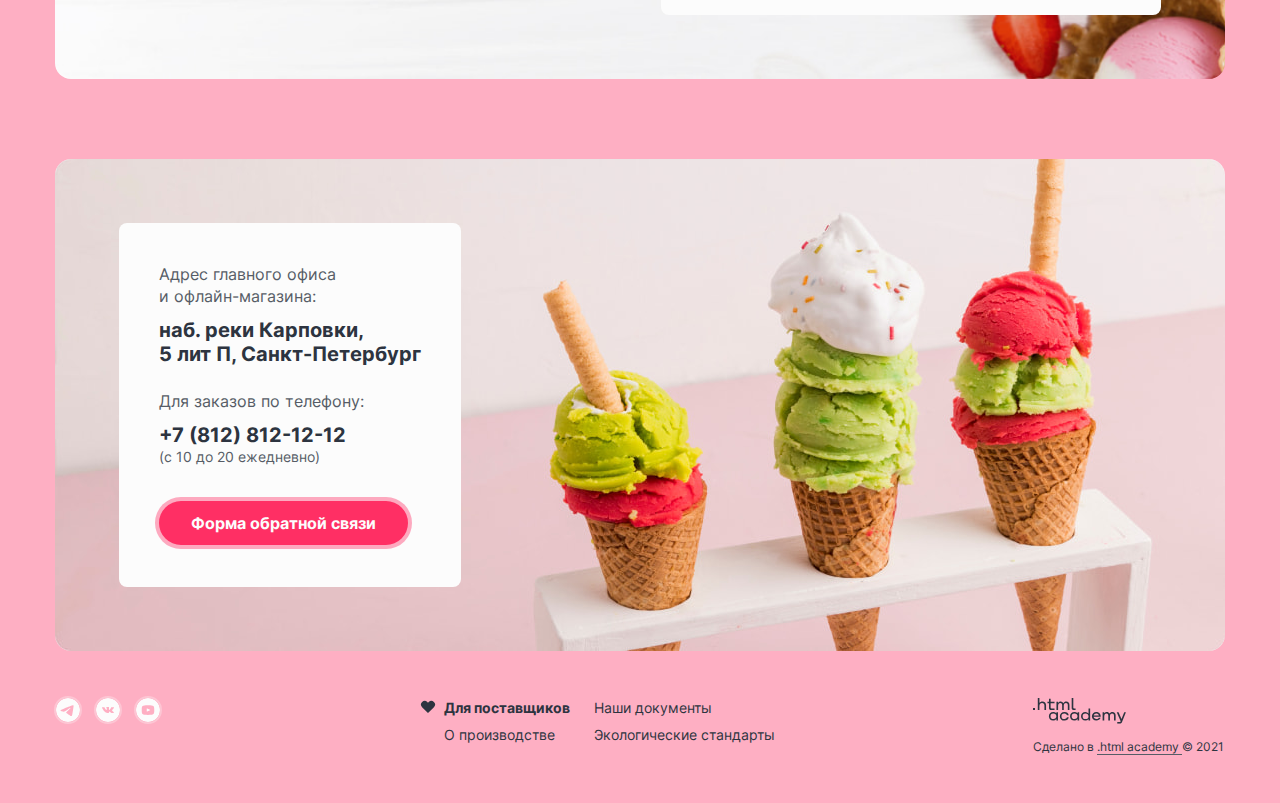
<file: 8/index.html>
<!DOCTYPE html>
<html lang="ru">

  <head>
    <meta charset="utf-8">
    <title>HTML Academy: Глейси</title>
    <link rel="icon" href="../2084479-gllacy-36/images/icons/favicon.svg"> <!-- 32×32 -->
    <link rel="stylesheet" href="styles/styles.css">

    <base href="https://htmlacademy-htmlcss.github.io/2084479-gllacy-36/8/">
</head>

  <body class="slide-1">
    <div class="page-container">
      <header class="page-header">
        <nav class="navigation">
          <a class="navigation-logo" href="index.html">
            <img class="page-header-logo" src="images/logo/logo.svg" width="137" height="55.72" alt="Логотип ГлейсиШоп">
          </a>
          <ul class="navigation-list">
            <li class="navigation-item dropdown">
              <a class="navigation-link dropdown-link" href="#">
                <span class="dropdown-text"> Каталог </span>
                <svg class="dropdown-icon" width="16" height="16" viewBox="0 0 16 16" fill="currentColor"
                  xmlns="http://www.w3.org/2000/svg">
                  <path fill-rule="evenodd" clip-rule="evenodd"
                    d="M3.80799 6.19526C3.54764 5.93491 3.12553 5.93491 2.86518 6.19526C2.60483 6.45561 2.60483 6.87772 2.86518 7.13807L7.52553 11.7984C7.52759 11.8005 7.52967 11.8026 7.53177 11.8047C7.66246 11.9354 7.83392 12.0005 8.00521 12C8.17518 11.9995 8.34498 11.9344 8.47466 11.8047C8.47675 11.8027 8.47881 11.8006 8.48087 11.7985L13.1412 7.13807C13.4016 6.87772 13.4016 6.45561 13.1412 6.19526C12.8809 5.93491 12.4588 5.93491 12.1984 6.19526L8.00321 10.3905L3.80799 6.19526Z" />
                </svg>
              </a>
              <div class="dropdown-block">
                <ul class="dropdown-list">
                  <li class="dropdown-item dropdown-group">
                    <a href="#" class="dropdown-item-link ">Новинки</a>
                  </li>
                  <li class="dropdown-item">
                    <a href="catalog.html" class="dropdown-item-link">Сливочное</a>
                  </li>
                  <li class="dropdown-item">
                    <a href="#" class="dropdown-item-link">Щербеты</a>
                  </li>
                  <li class="dropdown-item">
                    <a href="#" class="dropdown-item-link">Фруктовый лед</a>
                  </li>
                  <li class="dropdown-item">
                    <a href="#" class="dropdown-item-link">Мелорин</a>
                  </li>
                </ul>
              </div>
            </li>

            <li class="navigation-item">
              <a class="navigation-link" href="#">Доставка и оплата </a>
            </li>

            <li class="navigation-item">
              <a class="navigation-link" href="#">О компании </a>
            </li>
          </ul>

          <ul class="navigation-list navigation-user">
            <li class="navigation-item navigation-item-user">
              <a class="navigation-contacts-phone" href="tel:+78005558628">
                +7 800 555-86-28
              </a>
            </li>

            <li class="navigation-item">
              <a class="navigation-link navigation-link-search" href="#">
                <svg class="search-icon" aria-hidden="true" focusable="false" width="16" height="16" fill="currentColor"
                  viewBox="0 0 16 16" xmlns="http://www.w3.org/2000/svg">
                  <path fill-rule="evenodd"
                    d="M2.663 7.33a4.667 4.667 0 1 1 8.028 3.238.683.683 0 0 0-.123.123A4.667 4.667 0 0 1 2.664 7.33Zm8.412 4.688a6 6 0 1 1 .943-.943l2.45 2.45a.667.667 0 1 1-.943.943l-2.45-2.45Z"
                    clip-rule="evenodd" />
                </svg>
                <span class="visually-hidden">Поиск</span>
              </a>
              <div class="popover popover-search">
                <form class="search-form" action="https://echo.htmlacademy.ru/" method="post">
                  <label class="visually-hidden" for="search"> Поиск </label>
                  <input class="search-field" placeholder="Поиск по сайту" type="text" name="search" id="search">
                  <button class="clear-search" type="reset">
                    <span class="visually-hidden">Очистить поле поиска</span>
                  </button>
                </form>
              </div>
            </li>

            <li class="navigation-item">
              <a class="navigation-link navigation-link-login" href="#">
                <svg class="login-icon" aria-hidden="true" focusable="false" width="16" height="16" fill="currentColor"
                  viewBox="0 0 16 16" xmlns="http://www.w3.org/2000/svg">
                  <path fill-rule="evenodd"
                    d="M9 1.667C9 1.298 9.298 1 9.667 1h2.666a2 2 0 0 1 2 2v9.333a2 2 0 0 1-2 2H9.667a.667.667 0 1 1 0-1.333h2.666a.666.666 0 0 0 .667-.667V3a.666.666 0 0 0-.667-.667H9.667A.667.667 0 0 1 9 1.667ZM5.862 3.862c.26-.26.682-.26.943 0l3.329 3.329a.69.69 0 0 1 .129.177.664.664 0 0 1-.13.775L6.806 11.47a.667.667 0 1 1-.943-.942l2.195-2.196h-6.39a.667.667 0 1 1 0-1.333h6.39L5.862 4.805a.667.667 0 0 1 0-.943Z"
                    clip-rule="evenodd" />
                </svg>
                Вход </a>

              <div class="popover popover-login">
                <div class="popover-content">
                  <h2 class="popover-title">Личный кабинет</h2>
                  <form class="auth-form" action="https://echo.htmlacademy.ru/" method="post">
                    <p class="field-group">
                      <label class="visually-hidden" for="auth-login">Логин</label>
                      <input class="auth-form-field field" type="text" id="auth-login" name="auth-login"
                        placeholder="email@example.com">
                    </p>
                    <p class="field-group">
                      <label class="visually-hidden" for="auth-password">Пароль</label>
                      <input class="auth-form-field field" type="password" id="auth-password" name="auth-password"
                        placeholder="••••••">
                    </p>
                    <div class="auth-form-user-options">
                      <button class="popover-close-button extra-button auth-form-button button" type="submit">Войти</button>
                      <a class="auth-form-recovery" href="#">Забыли пароль?</a>
                      <a class="auth-form-register" href="#">Регистрация</a>
                    </div>
                </div>
              </div>

            </li>

            <li class="navigation-item">
              <a class="navigation-link navigation-link-card" href="#">
                <svg class="card-navigation-icon" aria-hidden="true" focusable="false" width="16" height="17"
                  fill="currentColor" viewBox="0 0 16 17" xmlns="http://www.w3.org/2000/svg">
                  <path fill-rule="evenodd"
                    d="M1.167 2.108a.667.667 0 0 0 0 1.333h1.77l.468 2.336a.664.664 0 0 0 .011.053l.967 4.833a1.825 1.825 0 0 0 1.819 1.47h5.62a1.826 1.826 0 0 0 1.819-1.47l.001-.005.927-4.861a.667.667 0 0 0-.655-.792H4.611l-.473-2.361a.667.667 0 0 0-.654-.536H1.167Zm4.524 8.294-.813-4.064h8.23l-.775 4.067a.492.492 0 0 1-.492.395H6.183a.492.492 0 0 1-.492-.397Zm-1.134 3.961a1.246 1.246 0 1 1 2.492 0 1.246 1.246 0 0 1-2.492 0Zm6.374 0a1.246 1.246 0 1 1 2.491 0 1.246 1.246 0 0 1-2.491 0Z"
                    clip-rule="evenodd" />
                </svg>
                <span class="visually-hidden"> Корзина </span>
                <span class="full-card"> 2 товара </span>
              </a>
              <div class="popover popover-cart">
                <div class="popover-content">
                  <h2 class="popover-title">Корзина</h2>
                  <ul class="cart-items-list">
                    <li class="cart-item">
                      <div class="cart-item-wrapper">
                        <img class="cart-image" src="images/catalog/raspberry.jpg" width="46" height="46"
                          alt="Шарик мороженого">
                        <p class="cart-item-title">Малинка
                          <span class="cart-item-price"> <br> 1 кг х 310 ₽ </span>
                        </p>
                      </div>
                      <p class="cart-item-total">310 ₽</p>
                      <button type="button" class="cart-item-button">
                        <svg width="16" height="16" viewBox="0 0 16 16" fill="none" xmlns="http://www.w3.org/2000/svg">
                          <path fill-rule="evenodd" clip-rule="evenodd"
                            d="M12.803 4.13807C13.0634 3.87772 13.0634 3.45561 12.803 3.19526C12.5427 2.93491 12.1206 2.93491 11.8602 3.19526L7.99914 7.05633L4.13807 3.19526C3.87772 2.93491 3.45561 2.93491 3.19526 3.19526C2.93491 3.45561 2.93491 3.87772 3.19526 4.13807L7.05633 7.99914L3.19526 11.8602C2.93491 12.1206 2.93491 12.5427 3.19526 12.803C3.45561 13.0634 3.87772 13.0634 4.13807 12.803L7.99914 8.94195L11.8602 12.803C12.1206 13.0634 12.5427 13.0634 12.803 12.803C13.0634 12.5427 13.0634 12.1206 12.803 11.8602L8.94195 7.99914L12.803 4.13807Z"
                            fill="#2D3440" />
                        </svg>
                        <span class="visually-hidden">Удалить из корзины</span>
                      </button>
                    </li>
                    <li class="cart-item">
                      <div class="cart-item-wrapper">
                        <img class="cart-image" src="images/catalog/bubble-gum.jpg" width="46" height="46"
                          alt="Шарик мороженого">
                        <p class="cart-item-title">Бабл-гам
                          <span class="cart-item-price"> <br> 1,5 кг х 320 ₽ </span>
                        </p>
                      </div>
                      <p class="cart-item-total">480 ₽</p>
                      <button type="button" class="cart-item-button">
                        <svg width="16" height="16" viewBox="0 0 16 16" fill="none" xmlns="http://www.w3.org/2000/svg">
                          <path fill-rule="evenodd" clip-rule="evenodd"
                            d="M12.803 4.13807C13.0634 3.87772 13.0634 3.45561 12.803 3.19526C12.5427 2.93491 12.1206 2.93491 11.8602 3.19526L7.99914 7.05633L4.13807 3.19526C3.87772 2.93491 3.45561 2.93491 3.19526 3.19526C2.93491 3.45561 2.93491 3.87772 3.19526 4.13807L7.05633 7.99914L3.19526 11.8602C2.93491 12.1206 2.93491 12.5427 3.19526 12.803C3.45561 13.0634 3.87772 13.0634 4.13807 12.803L7.99914 8.94195L11.8602 12.803C12.1206 13.0634 12.5427 13.0634 12.803 12.803C13.0634 12.5427 13.0634 12.1206 12.803 11.8602L8.94195 7.99914L12.803 4.13807Z"
                            fill="#2D3440" />
                        </svg>
                        <span class="visually-hidden">Удалить из корзины</span>
                      </button>
                    </li>
                  </ul>
                </div>
                <div class="footer-cart">
                  <button class="popover-close-button extra-button button"> Оформить заказ </button>
                  <span class="total-card">Итого: 790 ₽ </span>
                </div>
              </div>
            </li>
          </ul>
        </nav>
      </header>

      <main class="main-container">
        <h1 class="visually-hidden">Сайт магазина мороженого Глейси</h1>
        <section class="product">
          <ul class="product-slider">
            <li class="product-item product-item-active">
              <div class="product-wrapper">
                <h3 class="product-title">
                  Нежный пломбир с&nbsp;клубничным джемом
                </h3>
                <p class="description-icecream-slider">
                  Натуральное мороженое из свежих сливок и&nbsp;молока с вкуснейшим
                  клубничным джемом – это&nbsp;идеальный десерт для всей семьи.
                </p>
                <a class="slider-button button" href="#"> Заказать </a>
              </div>
              <div class="product-img-wrapper">
                <img class="slider-image" src="images/image-ice/raspberries-ice.png" width="367" height="554"
                  alt="Рожок с мороженым">
              </div>
            </li>
            <li class="product-item">
              <div class="product-wrapper">
                <h3 class="product-icecream-title">
                  Сливочное мороженое со вкусом банана
                </h3>
                <p class="description-icecream-slider">
                  Сливочное мороженое с ярким банановым вкусом подарит вам свежесть
                  и наслаждение даже в самый жаркий летний день.
                </p>
                <a class="slider-button button" href="#">Заказать </a>
              </div>
              <div class="product-img-wrapper">
                <img class="slider-image" src="images/image-ice/banana-ice.png" width="352" height="554"
                  alt="Рожок с мороженым">
              </div>
            </li>
            <li class="product-item">
              <div class="product-wrapper">
                <h3 class="product-icecream-title">
                  Карамельный пломбир с маршмеллоу
                </h3>
                <p class="description-icecream-slider">
                  Необычный сладкий десерт с карамельным топпингом и кусочками
                  зефира завоюет сердца сладкоежек всех возрастов.
                </p>
                <a class="slider-button button" href="#"> Заказать </a>
              </div>
              <div class="product-img-wrapper">
                <img class="slider-image" src="images/image-ice/marshmallow-ice.png" width="350" height="507"
                  alt="Рожок с мороженым">
              </div>
            </li>
          </ul>

          <button class="slider-image-button slider-button-prev" type="button">
            <svg class="slider-prev" aria-hidden="true" focusable="false" width="16" height="16" viewBox="0 0 16 16"
              fill="currentColor" xmlns="http://www.w3.org/2000/svg">
              <path fill-rule="evenodd" clip-rule="evenodd"
                d="M9.80335 3.80515C10.063 3.54545 10.063 3.12439 9.80335 2.8647C9.54365 2.605 9.12259 2.605 8.8629 2.8647L4.19482 7.53277C3.93597 7.79162 3.93512 8.21075 4.19226 8.47065C4.19342 8.47183 4.19459 8.47301 4.19576 8.47418L8.86384 13.1423C9.12354 13.402 9.54459 13.402 9.80429 13.1423C10.064 12.8826 10.064 12.4615 9.80429 12.2018L5.60549 8.00301L9.80335 3.80515Z" />
            </svg>
            <span class="visually-hidden">Предыдущий слайд </span>
          </button>

          <button class="slider-image-button slider-button-next" type="button">
            <svg class="slider-next" aria-hidden="true" focusable="false" width="16" height="16" viewBox="0 0 16 16"
              fill="currentColor" xmlns="http://www.w3.org/2000/svg">
              <path fill-rule="evenodd" clip-rule="evenodd"
                d="M7.13526 2.8647C6.87557 2.605 6.45451 2.605 6.19481 2.8647C5.93511 3.12439 5.93511 3.54545 6.19481 3.80515L10.3961 8.00643L6.19477 12.2077C5.93508 12.4674 5.93508 12.8885 6.19477 13.1482C6.45447 13.4079 6.87553 13.4079 7.13523 13.1482L11.8039 8.47949C11.8049 8.47855 11.8058 8.47761 11.8068 8.47666C12.0665 8.21696 12.0665 7.79591 11.8068 7.53621L7.13526 2.8647Z" />
            </svg>
            <span class="visually-hidden">Следующая слайд </span>
          </button>

          <div class="footer-slider">
            <ol class="slider-pagination">
              <li class="slider-pagination-item">
                <button class="slider-pagination-button slider-pagination-button-current" type="button">
                  <span class="visually-hidden"> 1 страница </span>
                </button>
              </li>
              <li class="slider-pagination-item">
                <button class="slider-pagination-button" type="button">
                  <span class="visually-hidden"> 2 страница </span>
                </button>
              </li>
              <li class="slider-pagination-item">
                <button class="slider-pagination-button" type="button">
                  <span class="visually-hidden"> 3 страница </span>
                </button>
              </li>
            </ol>

            <ul class="main-social-list">
              <li class="main-social-item">
                <a class="social-link social-link-tg" href="https://t.me/htmlacademy">
                  <span class="visually-hidden">Телеграм </span>
                </a>
              </li>
              <li class="main-social-item">
                <a class="social-link social-link-vk" href="https://vk.com/htmlacademy">
                  <span class="visually-hidden">ВКонтакте </span>
                </a>
              </li>
              <li class="main-social-item">
                <a class="social-link social-link-yt" href="https://www.youtube.com/user/htmlacademyru">
                  <span class="visually-hidden"> Youtube </span>
                </a>
              </li>
            </ul>
          </div>
        </section>

        <section class="promo">
          <h2 class="promo-title">Заказывайте мороженое и получайте подарки!</h2>
          <ul class="promo-list">
            <li class="promo-item promo-item-raspberries">
              <h3 class="promo-title-icecream">Малинка даром!</h3>
              <p class="description-promo">
                При покупке 2 кг любого фруктового мороженого добавим в ваш заказ
                банку малинового варенья бесплатно.
              </p>
              <a class="button-promo button" href="#">Хочу подарок </a>
            </li>

            <li class="promo-item promo-item-marshmallow">
              <h3 class="promo-title-icecream">Маршмеллоу даром!</h3>
              <p class="description-promo">
                При покупке 2 кг пломбира добавим в&nbsp;ваш заказ упаковку нежных зефирок совершенно бесплатно.
              </p>
              <a class="button-promo button" href="#">Хочу подарок </a>
            </li>
          </ul>
        </section>

        <section class="hit-icecream">
          <h2 class="hit-icecream-title">
            Попробуйте самые популярные вкусы нашего мороженого
          </h2>
          <ul class="products-list">
            <li class="product-card">
              <a class="product-card-link" href="#">
                <img class="product-card-image" src="images/catalog/raspberry.jpg" width="168" height="168"
                  alt="Шарик мороженого">
                <h3 class="product-card-title">Малинка</h3>
              </a>
              <p class="description-icecream">Сливочное мороженое с малиновым джемом</p>
              <div class="price-wrapper">
                <b class="product-card-price">310 ₽/кг </b>
                <a class="button-card" href="#">
                  <svg class="card-icon" aria-hidden="true" focusable="false" width="16" height="16" fill="currentColor"
                    viewBox="0 0 16 16" xmlns="http://www.w3.org/2000/svg">
                    <path fill-rule="evenodd"
                      d="M1.167 1.25a.667.667 0 0 0 0 1.333h1.77l.468 2.336a.664.664 0 0 0 .011.053l.967 4.833a1.825 1.825 0 0 0 1.819 1.47h5.62a1.826 1.826 0 0 0 1.819-1.47l.001-.005.927-4.861a.667.667 0 0 0-.655-.792H4.611l-.473-2.361a.667.667 0 0 0-.654-.536H1.167ZM5.69 9.544 4.878 5.48h8.23l-.775 4.067a.492.492 0 0 1-.492.395H6.183a.492.492 0 0 1-.492-.397Zm-1.134 3.961a1.246 1.246 0 1 1 2.492 0 1.246 1.246 0 0 1-2.492 0Zm6.374 0a1.246 1.246 0 1 1 2.491 0 1.246 1.246 0 0 1-2.491 0Z"
                      clip-rule="evenodd" />
                  </svg>
                  <span class="visually-hidden">Добавить в корзину</span>
                </a>
              </div>
            </li>

            <li class="product-card">
              <a class="product-card-link" href="#">
                <img class="product-card-image" src="images/catalog/pistachio.jpg" width="168" height="168"
                  alt="Шарик мороженого">
                <h3 class="product-card-title">Фисташка</h3>
              </a>
              <p class="description-icecream">Фисташковый пломбир с кусочками шоколада</p>
              <div class="price-wrapper">
                <b class="product-card-price">340 ₽/кг </b>
                <a class="button-card" href="#">
                  <svg class="card-icon" aria-hidden="true" focusable="false" width="16" height="16" fill="currentColor"
                    viewBox="0 0 16 16" xmlns="http://www.w3.org/2000/svg">
                    <path fill-rule="evenodd"
                      d="M1.167 1.25a.667.667 0 0 0 0 1.333h1.77l.468 2.336a.664.664 0 0 0 .011.053l.967 4.833a1.825 1.825 0 0 0 1.819 1.47h5.62a1.826 1.826 0 0 0 1.819-1.47l.001-.005.927-4.861a.667.667 0 0 0-.655-.792H4.611l-.473-2.361a.667.667 0 0 0-.654-.536H1.167ZM5.69 9.544 4.878 5.48h8.23l-.775 4.067a.492.492 0 0 1-.492.395H6.183a.492.492 0 0 1-.492-.397Zm-1.134 3.961a1.246 1.246 0 1 1 2.492 0 1.246 1.246 0 0 1-2.492 0Zm6.374 0a1.246 1.246 0 1 1 2.491 0 1.246 1.246 0 0 1-2.491 0Z"
                      clip-rule="evenodd" />
                  </svg>
                  <span class="visually-hidden">Добавить в корзину</span>
                </a>
              </div>
            </li>

            <li class="product-card">
              <a class="product-card-link" href="#">
                <img class="product-card-image" src="images/catalog/blueberries.jpg" width="168" height="168"
                  alt="Шарик мороженого">
                <h3 class="product-card-title">Черника</h3>
              </a>
              <p class="description-icecream">Крем-брюле <br> с черничным джемом</p>
              <div class="price-wrapper">
                <b class="product-card-price">330 ₽/кг </b>
                <a class="button-card" href="#">
                  <svg class="card-icon" aria-hidden="true" focusable="false" width="16" height="16" fill="currentColor"
                    viewBox="0 0 16 16" xmlns="http://www.w3.org/2000/svg">
                    <path fill-rule="evenodd"
                      d="M1.167 1.25a.667.667 0 0 0 0 1.333h1.77l.468 2.336a.664.664 0 0 0 .011.053l.967 4.833a1.825 1.825 0 0 0 1.819 1.47h5.62a1.826 1.826 0 0 0 1.819-1.47l.001-.005.927-4.861a.667.667 0 0 0-.655-.792H4.611l-.473-2.361a.667.667 0 0 0-.654-.536H1.167ZM5.69 9.544 4.878 5.48h8.23l-.775 4.067a.492.492 0 0 1-.492.395H6.183a.492.492 0 0 1-.492-.397Zm-1.134 3.961a1.246 1.246 0 1 1 2.492 0 1.246 1.246 0 0 1-2.492 0Zm6.374 0a1.246 1.246 0 1 1 2.491 0 1.246 1.246 0 0 1-2.491 0Z"
                      clip-rule="evenodd" />
                  </svg>
                  <span class="visually-hidden">Добавить в корзину</span>
                </a>
              </div>
            </li>

            <li class="product-card">
              <a class="product-card-link" href="#">
                <img class="product-card-image" src="images/catalog/bubble-gum.jpg" width="168" height="168"
                  alt="Шарик мороженого">
                <h3 class="product-card-title">Бабл-гам</h3>
              </a>
              <p class="description-icecream">Ванильный пломбир <br> со сладкой посыпкой</p>
              <div class="price-wrapper">
                <b class="product-card-price">320 ₽/кг </b>
                <a class="button-card" href="#">
                  <svg class="card-icon" aria-hidden="true" focusable="false" width="16" height="16" fill="currentColor"
                    viewBox="0 0 16 16" xmlns="http://www.w3.org/2000/svg">
                    <path fill-rule="evenodd"
                      d="M1.167 1.25a.667.667 0 0 0 0 1.333h1.77l.468 2.336a.664.664 0 0 0 .011.053l.967 4.833a1.825 1.825 0 0 0 1.819 1.47h5.62a1.826 1.826 0 0 0 1.819-1.47l.001-.005.927-4.861a.667.667 0 0 0-.655-.792H4.611l-.473-2.361a.667.667 0 0 0-.654-.536H1.167ZM5.69 9.544 4.878 5.48h8.23l-.775 4.067a.492.492 0 0 1-.492.395H6.183a.492.492 0 0 1-.492-.397Zm-1.134 3.961a1.246 1.246 0 1 1 2.492 0 1.246 1.246 0 0 1-2.492 0Zm6.374 0a1.246 1.246 0 1 1 2.491 0 1.246 1.246 0 0 1-2.491 0Z"
                      clip-rule="evenodd" />
                  </svg>
                  <span class="visually-hidden">Добавить в корзину</span>
                </a>
              </div>
            </li>
          </ul>
        </section>

        <section class="about-production">
          <div class="about-wrapper">
            <h2 class="about-production-title">
              Магазин Глейси – это онлайн и офлайн-магазин по продаже мороженого
              собственного производства на развес
            </h2>
            <ul class="about-production-list">
              <li class="about-production-item icon-icecream">
                Всё наше мороженое изготавливается на собственном производстве с
                использованием современного оборудования и проверенных временем
                технологий.
              </li>

              <li class="about-production-item icon-cow">
                Закупка ингредиентов производится только у&nbsp;проверенных фермерских
                хозяйств, с которыми нас&nbsp;связывает долговременное сотрудничество.
              </li>

              <li class="about-production-item icon-leaf">
                Для приготовления мороженого используются сливки и&nbsp;молоко
                высочайшего качества. Все ингредиенты и&nbsp;добавки произведены из
                натурального сырья.
              </li>

              <li class="about-production-item icon-thermometer">
                Доставка нашего мороженого осуществляется в специальном термопаке,
                который не даёт мороженому растаять и позволяет сохранить
                превосходный вкус.
              </li>
            </ul>
          </div>
        </section>

        <div class="index-columns">
          <section class="blog">
            <p class="about-text">Новое в нашем блоге</p>
            <h2 class="blog-title">
              <a class="news-blog" href="#">10 способов сервировки фруктовых щербетов к&nbsp;столу</a>
            </h2>
          </section>

          <section class="news-letter">
            <h2 class="visually-hidden">Подписка на рассылку</h2>
            <div class="about-text-wrapper">
              <p class="about-text-letter">
                Подпишитесь на нашу сладкую рассылку и будьте всегда в&nbsp;курсе всего
                самого вкусного, что у нас происходит. Обещаем не спамить и не слать
                всякой ненужной ерунды. Честно =)
              </p>

              <form class="newsletter-form" action="https://echo.htmlacademy.ru/" method="post">
                <label class="visually-hidden" for="newsletter-email">Элетронная почта </label>
                <input class="field-email field" placeholder="email@example.com" type="email" name="newsletter-email"
                  id="newsletter-email">
                <button class="newsletter-button extra-button button" type="submit">
                  Отправить
                </button>
              </form>

            </div>
          </section>
        </div>
        <section class="delivery">
          <div class="delivery-wrapper">
            <h2 class="delivery-title">Доставка любимого мороженого на дом</h2>
            <p class="order-text">
              Хочется полакомиться любимым десертом, но&nbsp;нет времени съездить в
              магазин? Закажите доставку мороженого на дом, и курьер привезёт вам
              ваш заказ в течение часа!
            </p>
          </div>
          <div class="order-block">
            <p class="order-block-text">
              Укажите адрес и дату доставки, и мы свяжемся <br> с вами, чтобы
              подтвердить заказ.
            </p>

            <form class="appointment-form" action="https://echo.htmlacademy.ru/" method="post">
              <p class="field-group-delivery appointment-form-date">
                <span class="form-label">
                  <label class="form-label form-label-icon" for="appointment-date"> Дата </label>
                  <span class="tooltip">
                    <button class="tooltip-toggle" type="button" aria-labelledby="tooltip-label-date">
                      </svg>
                      <svg class="tooltip-icon" width="16" height="16" viewBox="0 0 16 16" fill="currentColor"
                        xmlns="http://www.w3.org/2000/svg">
                        <path fill-rule="evenodd" clip-rule="evenodd"
                          d="M8.00027 2.33333C4.87051 2.33333 2.33333 4.87051 2.33333 8.00027C2.33333 11.13 4.87051 13.6672 8.00027 13.6672C11.13 13.6672 13.6672 11.13 13.6672 8.00027C13.6672 4.87051 11.13 2.33333 8.00027 2.33333ZM1 8.00027C1 4.13413 4.13413 1 8.00027 1C11.8664 1 15.0005 4.13413 15.0005 8.00027C15.0005 11.8664 11.8664 15.0005 8.00027 15.0005C4.13413 15.0005 1 11.8664 1 8.00027ZM8.00006 7.33332C8.36825 7.33332 8.66672 7.6318 8.66672 7.99999V10.5334C8.66672 10.9016 8.36825 11.2001 8.00006 11.2001C7.63187 11.2001 7.33339 10.9016 7.33339 10.5334V7.99999C7.33339 7.6318 7.63187 7.33332 8.00006 7.33332ZM8.00006 4.79989C7.63187 4.79989 7.33339 5.09836 7.33339 5.46655C7.33339 5.83474 7.63187 6.13322 8.00006 6.13322H8.00672C8.37491 6.13322 8.67339 5.83474 8.67339 5.46655C8.67339 5.09836 8.37491 4.79989 8.00672 4.79989H8.00006Z" />
                      </svg>
                    </button>
                    <span class="tooltip-text" role="tooltip" id="tooltip-label-date"> Укажите желаемую дату доставки
                    </span>

                  </span>
                </span>
                <input class="field" type="text" id="appointment-date" name="appointment-date" placeholder="01.04.2020">
              </p>
              <p class="field-group-delivery appointment-form-phone">
                <label class="form-label" for="appointment-phone"> Телефон </label>
                <input class="field" type="text" id="appointment-phone" name="appointment-phone"
                  placeholder="+7 800 999-00-00">
              </p>
              <p class="field-group-delivery appointment-form-address">
                <span class="form-label">
                  <label class="form-label form-label-icon" for="appointment-address"> Адрес </label>
                  <span class="tooltip">
                    <button class="tooltip-toggle" type="button" aria-labelledby="tooltip-label-date">
                      </svg>
                      <svg class="tooltip-icon" width="16" height="16" viewBox="0 0 16 16" fill="currentColor"
                        xmlns="http://www.w3.org/2000/svg">
                        <path fill-rule="evenodd" clip-rule="evenodd"
                          d="M8.00027 2.33333C4.87051 2.33333 2.33333 4.87051 2.33333 8.00027C2.33333 11.13 4.87051 13.6672 8.00027 13.6672C11.13 13.6672 13.6672 11.13 13.6672 8.00027C13.6672 4.87051 11.13 2.33333 8.00027 2.33333ZM1 8.00027C1 4.13413 4.13413 1 8.00027 1C11.8664 1 15.0005 4.13413 15.0005 8.00027C15.0005 11.8664 11.8664 15.0005 8.00027 15.0005C4.13413 15.0005 1 11.8664 1 8.00027ZM8.00006 7.33332C8.36825 7.33332 8.66672 7.6318 8.66672 7.99999V10.5334C8.66672 10.9016 8.36825 11.2001 8.00006 11.2001C7.63187 11.2001 7.33339 10.9016 7.33339 10.5334V7.99999C7.33339 7.6318 7.63187 7.33332 8.00006 7.33332ZM8.00006 4.79989C7.63187 4.79989 7.33339 5.09836 7.33339 5.46655C7.33339 5.83474 7.63187 6.13322 8.00006 6.13322H8.00672C8.37491 6.13322 8.67339 5.83474 8.67339 5.46655C8.67339 5.09836 8.37491 4.79989 8.00672 4.79989H8.00006Z" />
                      </svg>
                    </button>
                    <span class="tooltip-text" role="tooltip" id="tooltip-label-date"> Введите название улицы, дома и
                      квартиры </span>

                  </span>
                </span>
                <input class="field" type="text" id="appointment-address" name="appointment-address"
                  placeholder="ул. Большая Конюшенная, 19/8">
              </p>
              <button class="address-button extra-button button" type="submit"> Отправить </button>
            </form>
          </div>
        </section>

        <section class="adress-contacts">
          <h2 class="visually-hidden">Адрес</h2>
          <div class="contacts-wrapper">
            <address class="contacts-info">
              <p class="address-text">Адрес главного офиса <br> и офлайн-магазина:</p>
              <p class="contacts-address-text">
                наб. реки Карповки,<br> 5 лит П, Санкт-Петербург
              </p>
              <p class="address-text">Для заказов по телефону:</p>
              <a class="contacts-phone" href="tel:+78128121212">
                +7 (812) 812-12-12
              </a>
              <p class="time-text">(с 10 до 20 ежедневно)</p>
            </address>
            <a class="contacts-button extra-button button" href="#">Форма обратной связи </a>
          </div>
        </section>
      </main>

      <footer>
        <div class="page-footer-container">
          <section class="footer-social">
            <h2 class="visually-hidden">Социальные сети</h2>
            <ul class="footer-social-list">
              <li class="footer-social-item">
                <a class="social-link social-link-tg" href="https://t.me/htmlacademy">
                  <span class="visually-hidden">Телеграм </span>
                </a>
              </li>

              <li class="footer-social-item">
                <a class="social-link social-link-vk" href="https://vk.com/htmlacademy">
                  <span class="visually-hidden">ВКонтакте </span>
                </a>
              </li>

              <li class="footer-social-item">
                <a class="social-link social-link-yt" href="https://www.youtube.com/user/htmlacademyru">
                  <span class="visually-hidden"> Youtube </span>
                </a>
              </li>
            </ul>
          </section>

          <section class="page-footer">
            <h2 class="visually-hidden">Дополнительная информация</h2>
            <ul class="footer-info-list">
              <li class="footer-info-item">
                <a class="info-link link-bold" href="#"> Для поставщиков </a>
              </li>

              <li class="footer-info-item">
                <a class="info-link" href=" #"> Наши документы </a>
              </li>

              <li class="footer-info-item">
                <a class="info-link" href=" #"> О производстве </a>
              </li>

              <li class="footer-info-item">
                <a class="info-link" href=" #"> Экологические стандарты </a>
              </li>
            </ul>
          </section>

          <section class="footer-index">
            <h2 class="visually-hidden">Логотип htmlacademy</h2>
            <a href="https://htmlacademy.ru/" class="logo-link">
              <img class="logo-htmlacademy" src="images/logo/logo-htmlacademy.svg" width="93" height="26.71"
                alt="Логотип htmlacademy">
            </a>

            <p class="footer-text">
              Сделано в
              <a class="htmlacademy-link" href="https://htmlacademy.ru/">.html academy
              </a>
              © 2021
            </p>
          </section>
        </div>
      </footer>

    </div>
    <div class="modal-container modal-container-close">
      <div class="modal modal-feedback">
        <button class="modal-close-button">
          <span class="visually-hidden">Закрыть</span>
        </button>
        <section class="modal-content">
          <h2 class="modal-title">Мы обязательно ответим вам!</h2>
          <form class="feedback-form" action="https://echo.htmlacademy.ru/" method="post">
            <p class="field-group">
              <label class="visually-hidden" for="name">Имя и Фамилия</label>
              <input class="feedback-form-field" type="text" id="name" name="name" placeholder="Имя и фамилия">
            </p>
            <p class="field-group">
              <label class="visually-hidden" for="modal-email"> Элетронная почта </label>
              <input class="feedback-form-field" placeholder="email@example.com" type="email" name="modal-email"
                id="modal-email">
            </p>
            <p class="field-group">
              <label class="visually-hidden" for="feedback-form-text"> Форма обратной связи </label>
              <textarea class="feedback-form-field feedback-form-text" id="feedback-form-text" name="feedback-form-text"
                placeholder="В свободной форме"></textarea>
            </p>
            <button class="modal-button extra-button button" type="submit">
              Отправить
            </button>
          </form>
        </section>
      </div>
    </div>
    <script src="./scripts/script.js"></script>
  </body>

</html>
</file>
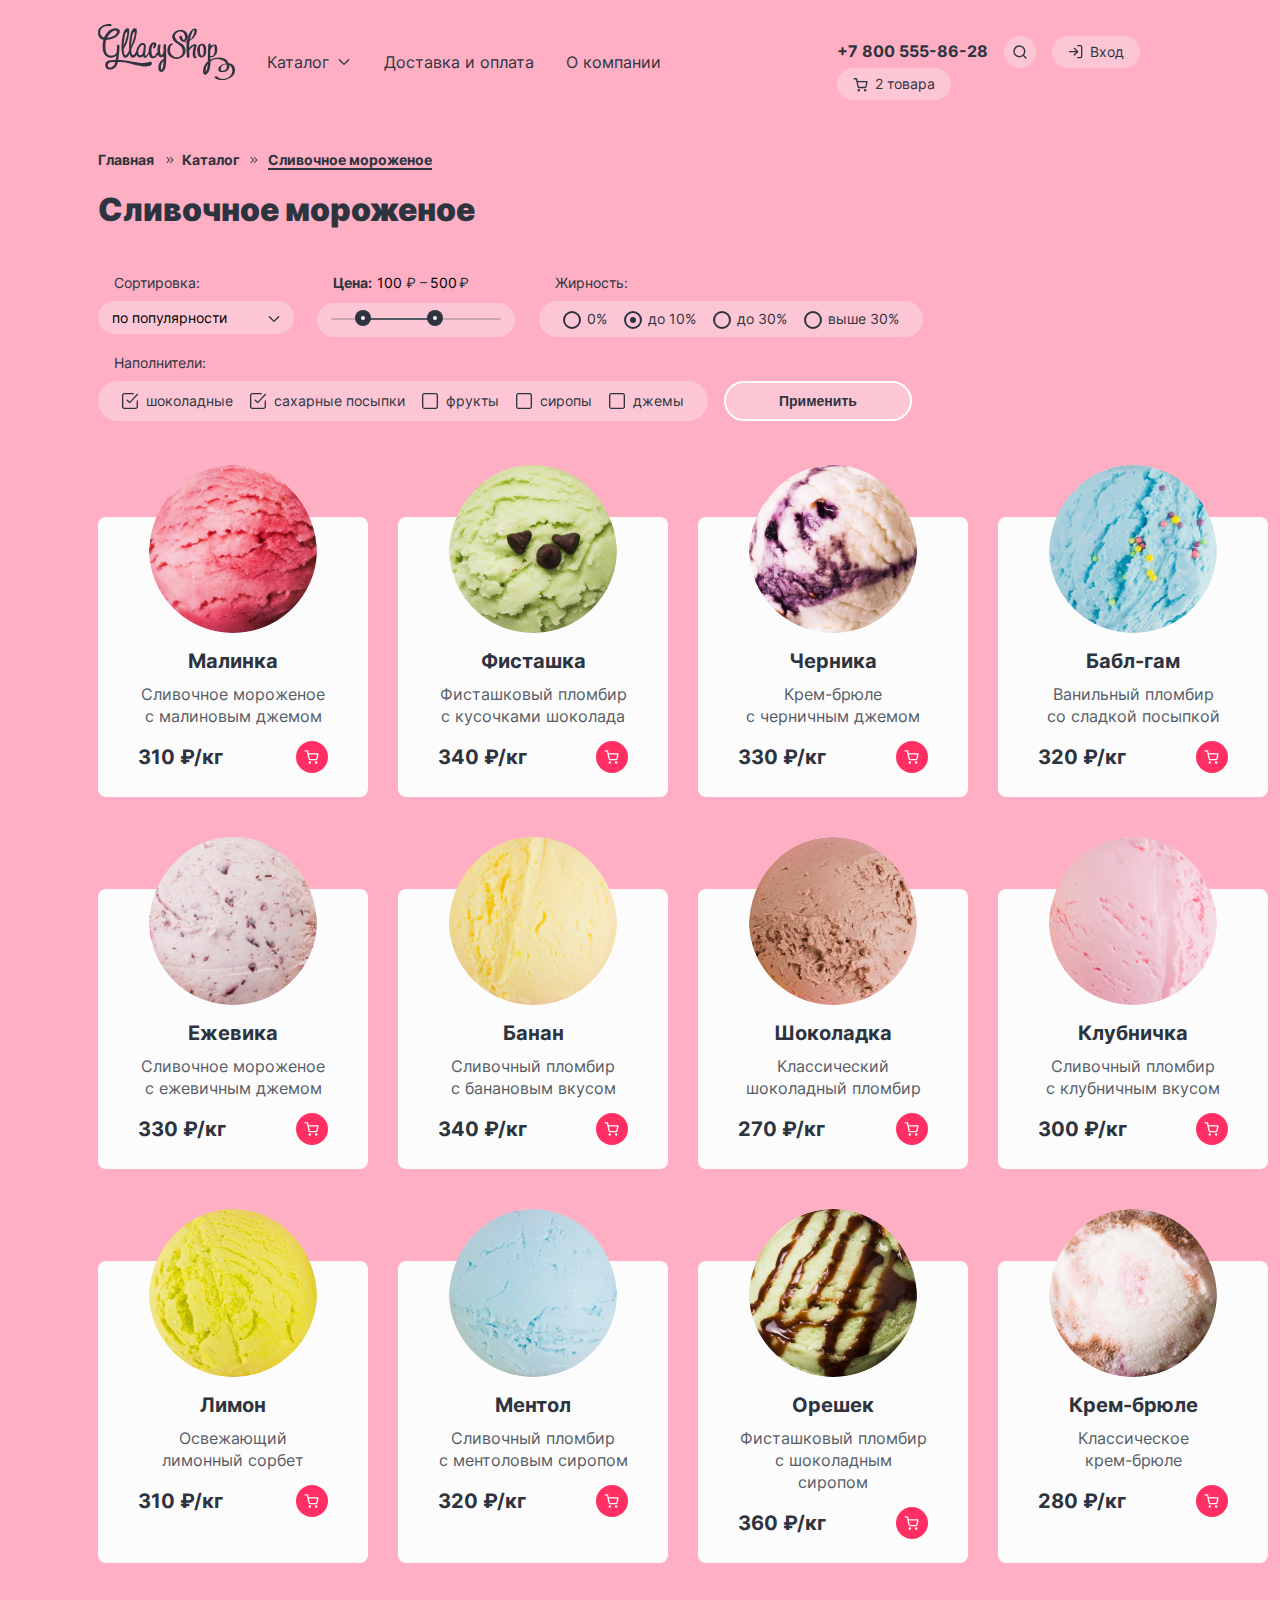
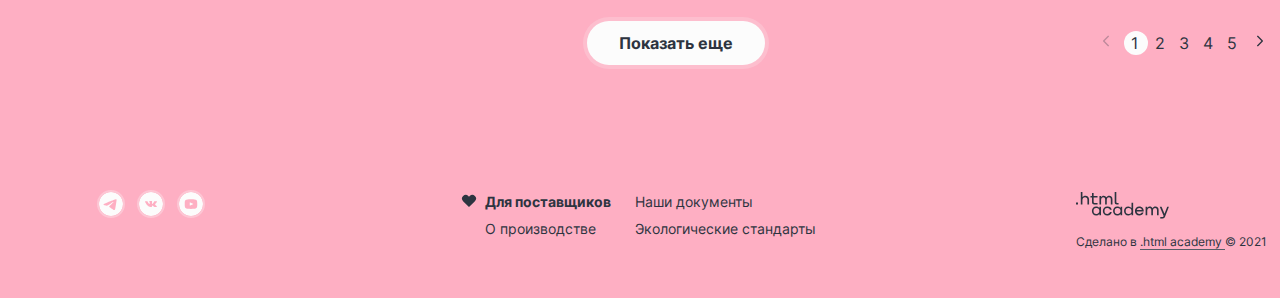
<file: catalog.html>
<!DOCTYPE html>
<html lang="ru">

  <head>
    <meta charset="utf-8">
    <title>Каталог</title>
    <link rel="icon" type="image/png" sizes="32x32" href="images/favicon.png">
    <link rel="stylesheet" href="styles/styles.css">
  </head>

  <body>
    <div class="page-container">
      <header class="catalog-header">
        <h1 class="visually-hidden">
          Каталог товаров магазина мороженого Глейси
        </h1>
        <nav class="navigation">
          <a class="navigation-logo" href="index.html">
            <img class="page-header-logo" src="images/logo/logo.svg" width="137" height="56" alt="Логотип ГлейсиШоп">
          </a>
          <ul class="navigation-list">
            <li class="navigation-item dropdown">
              <a class="navigation-link dropdown-link" href="#">
                <span class="dropdown-text"> Каталог </span>
                <svg class="dropdown-icon" width="16" height="16" viewBox="0 0 16 16" fill="currentColor"
                  xmlns="http://www.w3.org/2000/svg">
                  <path fill-rule="evenodd" clip-rule="evenodd"
                    d="M3.80799 6.19526C3.54764 5.93491 3.12553 5.93491 2.86518 6.19526C2.60483 6.45561 2.60483 6.87772 2.86518 7.13807L7.52553 11.7984C7.52759 11.8005 7.52967 11.8026 7.53177 11.8047C7.66246 11.9354 7.83392 12.0005 8.00521 12C8.17518 11.9995 8.34498 11.9344 8.47466 11.8047C8.47675 11.8027 8.47881 11.8006 8.48087 11.7985L13.1412 7.13807C13.4016 6.87772 13.4016 6.45561 13.1412 6.19526C12.8809 5.93491 12.4588 5.93491 12.1984 6.19526L8.00321 10.3905L3.80799 6.19526Z" />
                </svg>
              </a>
              <div class="dropdown-block">
                <ul class="dropdown-list">
                  <li class="dropdown-item dropdown-group">
                    <a href="#" class="dropdown-item-link ">Новинки</a>
                  </li>
                  <li class="dropdown-item">
                    <a href="catalog.html" class="dropdown-item-link">Сливочное</a>
                  </li>
                  <li class="dropdown-item">
                    <a href="#" class="dropdown-item-link">Щербеты</a>
                  </li>
                  <li class="dropdown-item">
                    <a href="#" class="dropdown-item-link">Фруктовый лед</a>
                  </li>
                  <li class="dropdown-item">
                    <a href="#" class="dropdown-item-link">Мелорин</a>
                  </li>
                </ul>
              </div>
            </li>

            <li class="navigation-item">
              <a class="navigation-link" href="#">Доставка и оплата </a>
            </li>

            <li class="navigation-item">
              <a class="navigation-link" href="#">О компании </a>
            </li>
          </ul>

          <ul class="navigation-list navigation-user">
            <li class="navigation-item navigation-item-user">
              <a class="navigation-contacts-phone" href="tel:+78005558628">
                +7 800 555-86-28
              </a>
            </li>

            <li class="navigation-item navigation-item-with-popover">
              <a class="navigation-link navigation-link-search" href="#">
                <svg class="search-icon" aria-hidden="true" focusable="false" width="16" height="16" fill="currentColor"
                  viewBox="0 0 16 16" xmlns="http://www.w3.org/2000/svg">
                  <path fill-rule="evenodd"
                    d="M2.663 7.33a4.667 4.667 0 1 1 8.028 3.238.683.683 0 0 0-.123.123A4.667 4.667 0 0 1 2.664 7.33Zm8.412 4.688a6 6 0 1 1 .943-.943l2.45 2.45a.667.667 0 1 1-.943.943l-2.45-2.45Z"
                    clip-rule="evenodd" />
                </svg>
                <span class="visually-hidden">Поиск</span>
              </a>
              <div class="popover">
                <div class="popover-search">
                  <form class="search-form" action="https://echo.htmlacademy.ru/" method="post">
                    <label class="visually-hidden" for="search"> Поиск </label>
                    <input class="search-field" placeholder="Поиск по сайту" type="text" name="search" id="search">
                    <button class="clear-search" type="reset">
                      <span class="visually-hidden">Очистить поле поиска</span>
                    </button>
                  </form>
                </div>
              </div>
            </li>

            <li class="navigation-item navigation-item-with-popover">
              <a class="navigation-link navigation-link-login" href="#">
                <svg class="login-icon" aria-hidden="true" focusable="false" width="16" height="16" fill="currentColor"
                  viewBox="0 0 16 16" xmlns="http://www.w3.org/2000/svg">
                  <path fill-rule="evenodd"
                    d="M9 1.667C9 1.298 9.298 1 9.667 1h2.666a2 2 0 0 1 2 2v9.333a2 2 0 0 1-2 2H9.667a.667.667 0 1 1 0-1.333h2.666a.666.666 0 0 0 .667-.667V3a.666.666 0 0 0-.667-.667H9.667A.667.667 0 0 1 9 1.667ZM5.862 3.862c.26-.26.682-.26.943 0l3.329 3.329a.69.69 0 0 1 .129.177.664.664 0 0 1-.13.775L6.806 11.47a.667.667 0 1 1-.943-.942l2.195-2.196h-6.39a.667.667 0 1 1 0-1.333h6.39L5.862 4.805a.667.667 0 0 1 0-.943Z"
                    clip-rule="evenodd" />
                </svg>
                Вход </a>

              <div class="popover">
                <div class="popover-login">
                  <div class="popover-content">
                    <h2 class="popover-title">Личный кабинет</h2>
                    <form class="auth-form" action="https://echo.htmlacademy.ru/" method="post">
                      <p class="field-group">
                        <label class="visually-hidden" for="auth-login">Логин</label>
                        <input class="auth-form-field field" type="text" id="auth-login" name="auth-login"
                          placeholder="email@example.com">
                      </p>
                      <p class="field-group">
                        <label class="visually-hidden" for="auth-password">Пароль</label>
                        <input class="auth-form-field field" type="password" id="auth-password" name="auth-password"
                          placeholder="••••••">
                      </p>
                      <div class="auth-form-user-options">
                        <button class="popover-close-button extra-button auth-form-button button"
                          type="submit">Войти</button>
                        <a class="auth-form-recovery" href="#">Забыли пароль?</a>
                        <a class="auth-form-register" href="#">Регистрация</a>
                      </div>
                    </form>
                  </div>
                </div>
              </div>

            </li>

            <li class="navigation-item navigation-item-with-popover">
              <a class="navigation-link navigation-link-card" href="#">
                <svg class="card-navigation-icon" aria-hidden="true" focusable="false" width="16" height="17"
                  fill="currentColor" viewBox="0 0 16 17" xmlns="http://www.w3.org/2000/svg">
                  <path fill-rule="evenodd"
                    d="M1.167 2.108a.667.667 0 0 0 0 1.333h1.77l.468 2.336a.664.664 0 0 0 .011.053l.967 4.833a1.825 1.825 0 0 0 1.819 1.47h5.62a1.826 1.826 0 0 0 1.819-1.47l.001-.005.927-4.861a.667.667 0 0 0-.655-.792H4.611l-.473-2.361a.667.667 0 0 0-.654-.536H1.167Zm4.524 8.294-.813-4.064h8.23l-.775 4.067a.492.492 0 0 1-.492.395H6.183a.492.492 0 0 1-.492-.397Zm-1.134 3.961a1.246 1.246 0 1 1 2.492 0 1.246 1.246 0 0 1-2.492 0Zm6.374 0a1.246 1.246 0 1 1 2.491 0 1.246 1.246 0 0 1-2.491 0Z"
                    clip-rule="evenodd" />
                </svg>
                <span class="visually-hidden"> Корзина </span>
                <span class="full-card"> 2 товара </span>
              </a>
              <div class="popover">
                <div class="popover-cart">
                  <div class="popover-content">
                    <h2 class="popover-title">Корзина</h2>
                    <ul class="cart-items-list">
                      <li class="cart-item">
                        <div class="cart-item-wrapper">
                          <img class="cart-image" src="images/catalog/raspberry.jpg" width="46" height="46"
                            alt="Шарик мороженого">
                          <p class="cart-item-title">Малинка
                            <span class="cart-item-price"> <br> 1 кг х 310 ₽ </span>
                          </p>
                        </div>
                        <p class="cart-item-total">310 ₽</p>
                        <button type="button" class="cart-item-button">
                          <svg width="16" height="16" viewBox="0 0 16 16" fill="none"
                            xmlns="http://www.w3.org/2000/svg">
                            <path fill-rule="evenodd" clip-rule="evenodd"
                              d="M12.803 4.13807C13.0634 3.87772 13.0634 3.45561 12.803 3.19526C12.5427 2.93491 12.1206 2.93491 11.8602 3.19526L7.99914 7.05633L4.13807 3.19526C3.87772 2.93491 3.45561 2.93491 3.19526 3.19526C2.93491 3.45561 2.93491 3.87772 3.19526 4.13807L7.05633 7.99914L3.19526 11.8602C2.93491 12.1206 2.93491 12.5427 3.19526 12.803C3.45561 13.0634 3.87772 13.0634 4.13807 12.803L7.99914 8.94195L11.8602 12.803C12.1206 13.0634 12.5427 13.0634 12.803 12.803C13.0634 12.5427 13.0634 12.1206 12.803 11.8602L8.94195 7.99914L12.803 4.13807Z"
                              fill="#2D3440" />
                          </svg>
                          <span class="visually-hidden">Удалить из корзины</span>
                        </button>
                      </li>
                      <li class="cart-item">
                        <div class="cart-item-wrapper">
                          <img class="cart-image" src="images/catalog/bubble-gum.jpg" width="46" height="46"
                            alt="Шарик мороженого">
                          <p class="cart-item-title">Бабл-гам
                            <span class="cart-item-price"> <br> 1,5 кг х 320 ₽ </span>
                          </p>
                        </div>
                        <p class="cart-item-total">480 ₽</p>
                        <button type="button" class="cart-item-button">
                          <svg width="16" height="16" viewBox="0 0 16 16" fill="none"
                            xmlns="http://www.w3.org/2000/svg">
                            <path fill-rule="evenodd" clip-rule="evenodd"
                              d="M12.803 4.13807C13.0634 3.87772 13.0634 3.45561 12.803 3.19526C12.5427 2.93491 12.1206 2.93491 11.8602 3.19526L7.99914 7.05633L4.13807 3.19526C3.87772 2.93491 3.45561 2.93491 3.19526 3.19526C2.93491 3.45561 2.93491 3.87772 3.19526 4.13807L7.05633 7.99914L3.19526 11.8602C2.93491 12.1206 2.93491 12.5427 3.19526 12.803C3.45561 13.0634 3.87772 13.0634 4.13807 12.803L7.99914 8.94195L11.8602 12.803C12.1206 13.0634 12.5427 13.0634 12.803 12.803C13.0634 12.5427 13.0634 12.1206 12.803 11.8602L8.94195 7.99914L12.803 4.13807Z"
                              fill="#2D3440" />
                          </svg>
                          <span class="visually-hidden">Удалить из корзины</span>
                        </button>
                      </li>
                    </ul>
                  </div>
                  <div class="footer-cart">
                    <button class="popover-close-button extra-button button"> Оформить заказ </button>
                    <span class="total-card">Итого: 790 ₽ </span>
                  </div>
                </div>
              </div>
            </li>
          </ul>
        </nav>
      </header>

      <main class="main-container">

        <header class="inner-header">
          <ol class="breadcrumbs">
            <li class="breadcrumbs-item">
              <a class="breadcrumbs-link" href="index.html">Главная</a>
            </li>

            <li class="breadcrumbs-item">
              <a class="breadcrumbs-link catalog-link" href="catalog.html">Каталог</a>
            </li>

            <li class="breadcrumbs-item">
              <a class="breadcrumbs-link active-link">Сливочное мороженое</a>
            </li>
          </ol>

          <h2 class="catalog-page-title">Сливочное мороженое</h2>
        </header>

        <section class="catalog-filters">
          <h2 class="visually-hidden">Форма выбора товара</h2>
          <form class="catalog-filter" action="https://echo.htmlacademy.ru/" method="get">
            <fieldset class="catalog-filter-group sorting">
              <legend class="catalog-filter-title">Сортировка:</legend>
              <select class="select-control" aria-label="Сортировка">
                <option value="popular">по популярности</option>
                <option value="cheap">сначала дешёвое</option>
                <option value="expensive">сначала дорогое</option>
              </select>
            </fieldset>
            <fieldset class="catalog-filter-group price">
              <h3 class="catalog-filter-title price-title">Цена: </h3>
              <div class="range-wrapper-inputs">
                <label class="catalog-filter-label">
                  <input class="range-input" type="number" value="100" name="min-price">
                  <span>₽ &ndash;</span>
                </label>
                <label class="catalog-filter-label">
                  <input class="range-input" type="number" value="500" name="max-price" style="width: 28px">
                  <span>₽</span>
                </label>
              </div>
              <div class="range">
                <div class="range-scale">
                  <div class="range-value" style="left: 36px; width: 68px">
                    <button class="range-toggle min-price"><span class="visually-hidden">Изменить минимальную
                        цену.</span>
                    </button>
                    <button class="range-toggle max-price">
                      <span class="visually-hidden">Изменить максимальную цену.</span>
                    </button>
                  </div>
                </div>
              </div>
            </fieldset>
            <fieldset class="catalog-filter-group fat-group">
              <legend class="catalog-filter-title">Жирность:</legend>
              <ul class="catalog-filter-list">
                <li class="catalog-filter-item">
                  <label class="control">
                    <input class="visually-hidden control-input" type="radio" name="fat" value="0%">
                    <span class="control-mark-radio"></span>
                    <span class="control-label"> 0% </span>
                  </label>
                </li>
                <li class="catalog-filter-item">
                  <label class="control">
                    <input class="visually-hidden control-input" type="radio" name="fat" value="to 10%" checked>
                    <span class="control-mark-radio"></span>
                    <span class="control-label"> до 10% </span>
                  </label>
                </li>

                <li class="catalog-filter-item">
                  <label class="control">
                    <input class="visually-hidden control-input" type="radio" name="fat" value="to 30%">
                    <span class="control-mark-radio"></span>
                    <span class="control-label">до 30%</span>
                  </label>
                </li>

                <li class="catalog-filter-item">
                  <label class="control">
                    <input class="visually-hidden control-input" type="radio" name="fat" value="above 30%">
                    <span class="control-mark-radio"></span>
                    <span class="control-label">выше 30%</span>
                  </label>
                </li>
              </ul>
            </fieldset>

            <fieldset class="fillers-filter-group">
              <legend class="catalog-filter-title">Наполнители:</legend>
              <ul class="fillers-filter-list">
                <li class="fillers-filter-item">
                  <label class="control">
                    <input class="visually-hidden control-input-checkbox" type="checkbox" name="chocolate" checked>
                    <span class="control-mark"></span>
                    <span> шоколадные </span>
                  </label>
                </li>

                <li class="catalog-filter-item">
                  <label class="control">
                    <input class="visually-hidden control-input-checkbox" type="checkbox" name="sugar-sprinkle" checked>
                    <span class="control-mark"></span>
                    <span> сахарные посыпки </span>
                  </label>
                </li>

                <li class="catalog-filter-item">
                  <label class="control">
                    <input class="visually-hidden control-input-checkbox" type="checkbox" name="fruit">
                    <span class="control-mark"></span>
                    <span> фрукты </span>
                  </label>
                </li>

                <li class="catalog-filter-item">
                  <label class="control">
                    <input class="visually-hidden control-input-checkbox" type="checkbox" name="syrups">
                    <span class="control-mark"></span>
                    <span> сиропы </span>
                  </label>
                </li>

                <li class="catalog-filter-item">
                  <label class="control">
                    <input class="visually-hidden control-input-checkbox" type="checkbox" name="jams">
                    <span class="control-mark"></span>
                    <span> джемы </span>
                  </label>
                </li>
              </ul>
            </fieldset>

            <button class="filter-button" type="submit">Применить</button>
          </form>
        </section>

        <section class="selected-products">
          <h2 class="visually-hidden">Список выбранных товаров</h2>
          <ul class="products-list">
            <li class="product-card">
              <a class="product-card-link" href="#">
                <img class="product-card-image" src="images/catalog/raspberry.jpg" width="168" height="168"
                  alt="Шарик мороженого">
                <h3 class="product-card-title">Малинка</h3>
              </a>
              <p class="description-icecream">Сливочное мороженое с малиновым джемом</p>
              <div class="price-wrapper">
                <b class="product-card-price">310 ₽/кг</b>
                <a class="button-card" href="#">
                  <svg class="card-icon" aria-hidden="true" focusable="false" width="16" height="16" fill="currentColor"
                    viewBox="0 0 16 16" xmlns="http://www.w3.org/2000/svg">
                    <path fill-rule="evenodd"
                      d="M1.167 1.25a.667.667 0 0 0 0 1.333h1.77l.468 2.336a.664.664 0 0 0 .011.053l.967 4.833a1.825 1.825 0 0 0 1.819 1.47h5.62a1.826 1.826 0 0 0 1.819-1.47l.001-.005.927-4.861a.667.667 0 0 0-.655-.792H4.611l-.473-2.361a.667.667 0 0 0-.654-.536H1.167ZM5.69 9.544 4.878 5.48h8.23l-.775 4.067a.492.492 0 0 1-.492.395H6.183a.492.492 0 0 1-.492-.397Zm-1.134 3.961a1.246 1.246 0 1 1 2.492 0 1.246 1.246 0 0 1-2.492 0Zm6.374 0a1.246 1.246 0 1 1 2.491 0 1.246 1.246 0 0 1-2.491 0Z"
                      clip-rule="evenodd" />
                  </svg>
                  <span class="visually-hidden">Добавить в корзину</span>
                </a>
              </div>
            </li>

            <li class="product-card">
              <a class="product-card-link" href="#">
                <img class="product-card-image" src="images/catalog/pistachio.jpg" width="168" height="168"
                  alt="Шарик мороженого">
                <h3 class="product-card-title">Фисташка</h3>
              </a>
              <p class="description-icecream">Фисташковый пломбир с кусочками шоколада</p>
              <div class="price-wrapper">
                <b class="product-card-price">340 ₽/кг</b>
                <a class="button-card" href="#">
                  <svg class="card-icon" aria-hidden="true" focusable="false" width="16" height="16" fill="currentColor"
                    viewBox="0 0 16 16" xmlns="http://www.w3.org/2000/svg">
                    <path fill-rule="evenodd"
                      d="M1.167 1.25a.667.667 0 0 0 0 1.333h1.77l.468 2.336a.664.664 0 0 0 .011.053l.967 4.833a1.825 1.825 0 0 0 1.819 1.47h5.62a1.826 1.826 0 0 0 1.819-1.47l.001-.005.927-4.861a.667.667 0 0 0-.655-.792H4.611l-.473-2.361a.667.667 0 0 0-.654-.536H1.167ZM5.69 9.544 4.878 5.48h8.23l-.775 4.067a.492.492 0 0 1-.492.395H6.183a.492.492 0 0 1-.492-.397Zm-1.134 3.961a1.246 1.246 0 1 1 2.492 0 1.246 1.246 0 0 1-2.492 0Zm6.374 0a1.246 1.246 0 1 1 2.491 0 1.246 1.246 0 0 1-2.491 0Z"
                      clip-rule="evenodd" />
                  </svg>
                  <span class="visually-hidden">Добавить в корзину</span>
                </a>
              </div>
            </li>

            <li class="product-card">
              <a class="product-card-link" href="#">
                <img class="product-card-image" src="images/catalog/blueberries.jpg" width="168" height="168"
                  alt="Шарик мороженого">
                <h3 class="product-card-title">Черника</h3>
              </a>
              <p class="description-icecream">Крем-брюле <br> с черничным джемом</p>
              <div class="price-wrapper">
                <b class="product-card-price">330 ₽/кг</b>
                <a class="button-card" href="#">
                  <svg class="card-icon" aria-hidden="true" focusable="false" width="16" height="16" fill="currentColor"
                    viewBox="0 0 16 16" xmlns="http://www.w3.org/2000/svg">
                    <path fill-rule="evenodd"
                      d="M1.167 1.25a.667.667 0 0 0 0 1.333h1.77l.468 2.336a.664.664 0 0 0 .011.053l.967 4.833a1.825 1.825 0 0 0 1.819 1.47h5.62a1.826 1.826 0 0 0 1.819-1.47l.001-.005.927-4.861a.667.667 0 0 0-.655-.792H4.611l-.473-2.361a.667.667 0 0 0-.654-.536H1.167ZM5.69 9.544 4.878 5.48h8.23l-.775 4.067a.492.492 0 0 1-.492.395H6.183a.492.492 0 0 1-.492-.397Zm-1.134 3.961a1.246 1.246 0 1 1 2.492 0 1.246 1.246 0 0 1-2.492 0Zm6.374 0a1.246 1.246 0 1 1 2.491 0 1.246 1.246 0 0 1-2.491 0Z"
                      clip-rule="evenodd" />
                  </svg>
                  <span class="visually-hidden">Добавить в корзину</span>
                </a>
              </div>
            </li>

            <li class="product-card">
              <a class="product-card-link" href="#">
                <img class="product-card-image" src="images/catalog/bubble-gum.jpg" width="168" height="168"
                  alt="Шарик мороженого">
                <h3 class="product-card-title">Бабл-гам</h3>
              </a>
              <p class="description-icecream">Ванильный пломбир <br> со сладкой посыпкой</p>
              <div class="price-wrapper">
                <b class="product-card-price">320 ₽/кг</b>
                <a class="button-card" href="#">
                  <svg class="card-icon" aria-hidden="true" focusable="false" width="16" height="16" fill="currentColor"
                    viewBox="0 0 16 16" xmlns="http://www.w3.org/2000/svg">
                    <path fill-rule="evenodd"
                      d="M1.167 1.25a.667.667 0 0 0 0 1.333h1.77l.468 2.336a.664.664 0 0 0 .011.053l.967 4.833a1.825 1.825 0 0 0 1.819 1.47h5.62a1.826 1.826 0 0 0 1.819-1.47l.001-.005.927-4.861a.667.667 0 0 0-.655-.792H4.611l-.473-2.361a.667.667 0 0 0-.654-.536H1.167ZM5.69 9.544 4.878 5.48h8.23l-.775 4.067a.492.492 0 0 1-.492.395H6.183a.492.492 0 0 1-.492-.397Zm-1.134 3.961a1.246 1.246 0 1 1 2.492 0 1.246 1.246 0 0 1-2.492 0Zm6.374 0a1.246 1.246 0 1 1 2.491 0 1.246 1.246 0 0 1-2.491 0Z"
                      clip-rule="evenodd" />
                  </svg>
                  <span class="visually-hidden">Добавить в корзину</span>
                </a>
              </div>
            </li>

            <li class="product-card">
              <a class="product-card-link" href="#">
                <img class="product-card-image" src="images/catalog/blackberry.jpg" width="168" height="168"
                  alt="Шарик мороженого">
                <h3 class="product-card-title">Ежевика</h3>
              </a>
              <p class="description-icecream">Сливочное мороженое с ежевичным джемом</p>
              <div class="price-wrapper">
                <b class="product-card-price">330 ₽/кг</b>
                <a class="button-card" href="#">
                  <svg class="card-icon" aria-hidden="true" focusable="false" width="16" height="16" fill="currentColor"
                    viewBox="0 0 16 16" xmlns="http://www.w3.org/2000/svg">
                    <path fill-rule="evenodd"
                      d="M1.167 1.25a.667.667 0 0 0 0 1.333h1.77l.468 2.336a.664.664 0 0 0 .011.053l.967 4.833a1.825 1.825 0 0 0 1.819 1.47h5.62a1.826 1.826 0 0 0 1.819-1.47l.001-.005.927-4.861a.667.667 0 0 0-.655-.792H4.611l-.473-2.361a.667.667 0 0 0-.654-.536H1.167ZM5.69 9.544 4.878 5.48h8.23l-.775 4.067a.492.492 0 0 1-.492.395H6.183a.492.492 0 0 1-.492-.397Zm-1.134 3.961a1.246 1.246 0 1 1 2.492 0 1.246 1.246 0 0 1-2.492 0Zm6.374 0a1.246 1.246 0 1 1 2.491 0 1.246 1.246 0 0 1-2.491 0Z"
                      clip-rule="evenodd" />
                  </svg>
                  <span class="visually-hidden">Добавить в корзину</span>
                </a>
              </div>
            </li>

            <li class="product-card">
              <a class="product-card-link" href="#">
                <img class="product-card-image" src="images/catalog/banana.jpg" width="168" height="168"
                  alt="Шарик мороженого">
                <h3 class="product-card-title">Банан</h3>
              </a>
              <p class="description-icecream">Сливочный пломбир <br> с банановым вкусом</p>
              <div class="price-wrapper">
                <b class="product-card-price">340 ₽/кг</b>
                <a class="button-card" href="#">
                  <svg class="card-icon" aria-hidden="true" focusable="false" width="16" height="16" fill="currentColor"
                    viewBox="0 0 16 16" xmlns="http://www.w3.org/2000/svg">
                    <path fill-rule="evenodd"
                      d="M1.167 1.25a.667.667 0 0 0 0 1.333h1.77l.468 2.336a.664.664 0 0 0 .011.053l.967 4.833a1.825 1.825 0 0 0 1.819 1.47h5.62a1.826 1.826 0 0 0 1.819-1.47l.001-.005.927-4.861a.667.667 0 0 0-.655-.792H4.611l-.473-2.361a.667.667 0 0 0-.654-.536H1.167ZM5.69 9.544 4.878 5.48h8.23l-.775 4.067a.492.492 0 0 1-.492.395H6.183a.492.492 0 0 1-.492-.397Zm-1.134 3.961a1.246 1.246 0 1 1 2.492 0 1.246 1.246 0 0 1-2.492 0Zm6.374 0a1.246 1.246 0 1 1 2.491 0 1.246 1.246 0 0 1-2.491 0Z"
                      clip-rule="evenodd" />
                  </svg>
                  <span class="visually-hidden">Добавить в корзину</span>
                </a>
              </div>
            </li>

            <li class="product-card">
              <a class="product-card-link" href="#">
                <img class="product-card-image" src="images/catalog/chocolate.jpg" width="168" height="168"
                  alt="Шарик мороженого">
                <h3 class="product-card-title">Шоколадка</h3>
              </a>
              <p class="description-icecream">Классический шоколадный пломбир</p>
              <div class="price-wrapper">
                <b class="product-card-price">270 ₽/кг</b>
                <a class="button-card" href="#">
                  <svg class="card-icon" aria-hidden="true" focusable="false" width="16" height="16" fill="currentColor"
                    viewBox="0 0 16 16" xmlns="http://www.w3.org/2000/svg">
                    <path fill-rule="evenodd"
                      d="M1.167 1.25a.667.667 0 0 0 0 1.333h1.77l.468 2.336a.664.664 0 0 0 .011.053l.967 4.833a1.825 1.825 0 0 0 1.819 1.47h5.62a1.826 1.826 0 0 0 1.819-1.47l.001-.005.927-4.861a.667.667 0 0 0-.655-.792H4.611l-.473-2.361a.667.667 0 0 0-.654-.536H1.167ZM5.69 9.544 4.878 5.48h8.23l-.775 4.067a.492.492 0 0 1-.492.395H6.183a.492.492 0 0 1-.492-.397Zm-1.134 3.961a1.246 1.246 0 1 1 2.492 0 1.246 1.246 0 0 1-2.492 0Zm6.374 0a1.246 1.246 0 1 1 2.491 0 1.246 1.246 0 0 1-2.491 0Z"
                      clip-rule="evenodd" />
                  </svg>
                  <span class="visually-hidden">Добавить в корзину</span>
                </a>
              </div>
            </li>

            <li class="product-card">
              <a class="product-card-link" href="#">
                <img class="product-card-image" src="images/catalog/strawberry.jpg" width="168" height="168"
                  alt="Шарик мороженого">
                <h3 class="product-card-title">Клубничка</h3>
              </a>
              <p class="description-icecream">Сливочный пломбир <br> с клубничным вкусом</p>
              <div class="price-wrapper">
                <b class="product-card-price">300 ₽/кг</b>
                <a class="button-card" href="#">
                  <svg class="card-icon" aria-hidden="true" focusable="false" width="16" height="16" fill="currentColor"
                    viewBox="0 0 16 16" xmlns="http://www.w3.org/2000/svg">
                    <path fill-rule="evenodd"
                      d="M1.167 1.25a.667.667 0 0 0 0 1.333h1.77l.468 2.336a.664.664 0 0 0 .011.053l.967 4.833a1.825 1.825 0 0 0 1.819 1.47h5.62a1.826 1.826 0 0 0 1.819-1.47l.001-.005.927-4.861a.667.667 0 0 0-.655-.792H4.611l-.473-2.361a.667.667 0 0 0-.654-.536H1.167ZM5.69 9.544 4.878 5.48h8.23l-.775 4.067a.492.492 0 0 1-.492.395H6.183a.492.492 0 0 1-.492-.397Zm-1.134 3.961a1.246 1.246 0 1 1 2.492 0 1.246 1.246 0 0 1-2.492 0Zm6.374 0a1.246 1.246 0 1 1 2.491 0 1.246 1.246 0 0 1-2.491 0Z"
                      clip-rule="evenodd" />
                  </svg>
                  <span class="visually-hidden">Добавить в корзину</span>
                </a>
              </div>
            </li>

            <li class="product-card">
              <a class="product-card-link" href="#">
                <img class="product-card-image" src="images/catalog/lemon.jpg" width="168" height="168"
                  alt="Шарик мороженого">
                <h3 class="product-card-title">Лимон</h3>
              </a>
              <p class="description-icecream">Освежающий лимонный сорбет</p>
              <div class="price-wrapper">
                <b class="product-card-price">310 ₽/кг</b>
                <a class="button-card" href="#">
                  <svg class="card-icon" aria-hidden="true" focusable="false" width="16" height="16" fill="currentColor"
                    viewBox="0 0 16 16" xmlns="http://www.w3.org/2000/svg">
                    <path fill-rule="evenodd"
                      d="M1.167 1.25a.667.667 0 0 0 0 1.333h1.77l.468 2.336a.664.664 0 0 0 .011.053l.967 4.833a1.825 1.825 0 0 0 1.819 1.47h5.62a1.826 1.826 0 0 0 1.819-1.47l.001-.005.927-4.861a.667.667 0 0 0-.655-.792H4.611l-.473-2.361a.667.667 0 0 0-.654-.536H1.167ZM5.69 9.544 4.878 5.48h8.23l-.775 4.067a.492.492 0 0 1-.492.395H6.183a.492.492 0 0 1-.492-.397Zm-1.134 3.961a1.246 1.246 0 1 1 2.492 0 1.246 1.246 0 0 1-2.492 0Zm6.374 0a1.246 1.246 0 1 1 2.491 0 1.246 1.246 0 0 1-2.491 0Z"
                      clip-rule="evenodd" />
                  </svg>
                  <span class="visually-hidden">Добавить в корзину</span>
                </a>
              </div>
            </li>

            <li class="product-card">
              <a class="product-card-link" href="#">
                <img class="product-card-image" src="images/catalog/menthol.jpg" width="168" height="168"
                  alt="Шарик мороженого">
                <h3 class="product-card-title">Ментол</h3>
              </a>
              <p class="description-icecream">Сливочный пломбир <br> с ментоловым сиропом</p>
              <div class="price-wrapper">
                <b class="product-card-price">320 ₽/кг</b>
                <a class="button-card" href="#">
                  <svg class="card-icon" aria-hidden="true" focusable="false" width="16" height="16" fill="currentColor"
                    viewBox="0 0 16 16" xmlns="http://www.w3.org/2000/svg">
                    <path fill-rule="evenodd"
                      d="M1.167 1.25a.667.667 0 0 0 0 1.333h1.77l.468 2.336a.664.664 0 0 0 .011.053l.967 4.833a1.825 1.825 0 0 0 1.819 1.47h5.62a1.826 1.826 0 0 0 1.819-1.47l.001-.005.927-4.861a.667.667 0 0 0-.655-.792H4.611l-.473-2.361a.667.667 0 0 0-.654-.536H1.167ZM5.69 9.544 4.878 5.48h8.23l-.775 4.067a.492.492 0 0 1-.492.395H6.183a.492.492 0 0 1-.492-.397Zm-1.134 3.961a1.246 1.246 0 1 1 2.492 0 1.246 1.246 0 0 1-2.492 0Zm6.374 0a1.246 1.246 0 1 1 2.491 0 1.246 1.246 0 0 1-2.491 0Z"
                      clip-rule="evenodd" />
                  </svg>
                  <span class="visually-hidden">Добавить в корзину</span>
                </a>
              </div>
            </li>

            <li class="product-card">
              <a class="product-card-link" href="#">
                <img class="product-card-image" src="images/catalog/nut.jpg" width="168" height="168"
                  alt="Шарик мороженого">
                <h3 class="product-card-title">Орешек</h3>
              </a>
              <p class="description-icecream">Фисташковый пломбир с шоколадным сиропом</p>
              <div class="price-wrapper">
                <b class="product-card-price">360 ₽/кг</b>
                <a class="button-card" href="#">
                  <svg class="card-icon" aria-hidden="true" focusable="false" width="16" height="16" fill="currentColor"
                    viewBox="0 0 16 16" xmlns="http://www.w3.org/2000/svg">
                    <path fill-rule="evenodd"
                      d="M1.167 1.25a.667.667 0 0 0 0 1.333h1.77l.468 2.336a.664.664 0 0 0 .011.053l.967 4.833a1.825 1.825 0 0 0 1.819 1.47h5.62a1.826 1.826 0 0 0 1.819-1.47l.001-.005.927-4.861a.667.667 0 0 0-.655-.792H4.611l-.473-2.361a.667.667 0 0 0-.654-.536H1.167ZM5.69 9.544 4.878 5.48h8.23l-.775 4.067a.492.492 0 0 1-.492.395H6.183a.492.492 0 0 1-.492-.397Zm-1.134 3.961a1.246 1.246 0 1 1 2.492 0 1.246 1.246 0 0 1-2.492 0Zm6.374 0a1.246 1.246 0 1 1 2.491 0 1.246 1.246 0 0 1-2.491 0Z"
                      clip-rule="evenodd" />
                  </svg>
                  <span class="visually-hidden">Добавить в корзину</span>
                </a>
              </div>
            </li>

            <li class="product-card">
              <a class="product-card-link" href="#">
                <img class="product-card-image" src="images/catalog/creme-brulee.jpg" width="168" height="168"
                  alt="Шарик мороженого">
                <h3 class="product-card-title">Крем-брюле</h3>
              </a>
              <p class="description-icecream">Классическое <br> крем-брюле</p>
              <div class="price-wrapper">
                <b class="product-card-price">280 ₽/кг</b>
                <a class="button-card" href="#">
                  <svg class="card-icon" aria-hidden="true" focusable="false" width="16" height="16" fill="currentColor"
                    viewBox="0 0 16 16" xmlns="http://www.w3.org/2000/svg">
                    <path fill-rule="evenodd"
                      d="M1.167 1.25a.667.667 0 0 0 0 1.333h1.77l.468 2.336a.664.664 0 0 0 .011.053l.967 4.833a1.825 1.825 0 0 0 1.819 1.47h5.62a1.826 1.826 0 0 0 1.819-1.47l.001-.005.927-4.861a.667.667 0 0 0-.655-.792H4.611l-.473-2.361a.667.667 0 0 0-.654-.536H1.167ZM5.69 9.544 4.878 5.48h8.23l-.775 4.067a.492.492 0 0 1-.492.395H6.183a.492.492 0 0 1-.492-.397Zm-1.134 3.961a1.246 1.246 0 1 1 2.492 0 1.246 1.246 0 0 1-2.492 0Zm6.374 0a1.246 1.246 0 1 1 2.491 0 1.246 1.246 0 0 1-2.491 0Z"
                      clip-rule="evenodd" />
                  </svg>
                  <span class="visually-hidden">Добавить в корзину</span>
                </a>
              </div>
            </li>
          </ul>

          <div class="pagination">
            <a class="button pagination-show-more" href="#">Показать еще</a>

            <ul class="pagination-list">
              <li class="pagination-item">
                <a class="pagination-link">
                  <svg class="pagination-prev pagination-disabled" aria-hidden="true" focusable="false" width="16"
                    height="16" viewBox="0 0 16 16" fill="none" xmlns="http://www.w3.org/2000/svg">
                    <path fill-rule="evenodd" clip-rule="evenodd"
                      d="M9.80335 3.80515C10.063 3.54545 10.063 3.12439 9.80335 2.8647C9.54365 2.605 9.12259 2.605 8.8629 2.8647L4.19482 7.53277C3.93597 7.79162 3.93512 8.21075 4.19226 8.47065C4.19342 8.47183 4.19459 8.47301 4.19576 8.47418L8.86384 13.1423C9.12354 13.402 9.54459 13.402 9.80429 13.1423C10.064 12.8826 10.064 12.4615 9.80429 12.2018L5.60549 8.00301L9.80335 3.80515Z"
                      fill="#2D3440" />
                  </svg>
                  <span class="visually-hidden">Предыдущая страница</span>
                </a>
              </li>
              <li class="pagination-item">
                <a class="pagination-link pagination-current">1</a>
              </li>
              <li class="pagination-item">
                <a class="pagination-link" href="#">2</a>
              </li>
              <li class="pagination-item">
                <a class="pagination-link" href="#">3</a>
              </li>
              <li class="pagination-item">
                <a class="pagination-link" href="#">4</a>
              </li>
              <li class="pagination-item">
                <a class="pagination-link" href="#">5</a>
              </li>
              <li class="pagination-item">
                <a class="pagination-link" href="#">
                  <svg class="pagination-next" aria-hidden="true" focusable="false" width="16" height="16"
                    viewBox="0 0 16 16" fill="none" xmlns="http://www.w3.org/2000/svg">
                    <path fill-rule="evenodd" clip-rule="evenodd"
                      d="M7.13526 2.8647C6.87557 2.605 6.45451 2.605 6.19481 2.8647C5.93511 3.12439 5.93511 3.54545 6.19481 3.80515L10.3961 8.00643L6.19477 12.2077C5.93508 12.4674 5.93508 12.8885 6.19477 13.1482C6.45447 13.4079 6.87553 13.4079 7.13523 13.1482L11.8039 8.47949C11.8049 8.47855 11.8058 8.47761 11.8068 8.47666C12.0665 8.21696 12.0665 7.79591 11.8068 7.53621L7.13526 2.8647Z"
                      fill="#2D3440" />
                  </svg>
                  <span class="visually-hidden">Следующая страница</span>
                </a>
              </li>
            </ul>
          </div>
        </section>
      </main>

      <footer class="catalog-footer">
        <div class="page-footer-container">
          <section class="footer-social">
            <h2 class="visually-hidden">Социальные сети</h2>
            <ul class="footer-social-list">
              <li class="footer-social-item">
                <a class="social-link social-link-tg" href="https://t.me/htmlacademy">
                  <span class="visually-hidden">Телеграм </span>
                </a>
              </li>

              <li class="footer-social-item">
                <a class="social-link social-link-vk" href="https://vk.com/htmlacademy">
                  <span class="visually-hidden">ВКонтакте </span>
                </a>
              </li>

              <li class="footer-social-item">
                <a class="social-link social-link-yt" href="https://www.youtube.com/user/htmlacademyru">
                  <span class="visually-hidden"> Youtube </span>
                </a>
              </li>
            </ul>
          </section>

          <section class="page-footer">
            <h2 class="visually-hidden">Дополнительная информация</h2>
            <ul class="footer-info-list">
              <li class="footer-info-item">
                <a class="info-link link-bold" href="#"> Для поставщиков </a>
              </li>

              <li class="footer-info-item">
                <a class="info-link" href=" #"> Наши документы </a>
              </li>

              <li class="footer-info-item">
                <a class="info-link" href=" #"> О производстве </a>
              </li>

              <li class="footer-info-item">
                <a class="info-link" href=" #"> Экологические стандарты </a>
              </li>
            </ul>
          </section>

          <section class="footer-index">
            <h2 class="visually-hidden">Логотип htmlacademy</h2>
            <a href="https://htmlacademy.ru/" class="logo-link">
              <img class="logo-htmlacademy" src="images/logo/logo-htmlacademy.svg" width="93" height="27"
                alt="Логотип htmlacademy">
            </a>

            <p class="footer-text">
              Сделано в
              <a class="htmlacademy-link" href="https://htmlacademy.ru/">.html academy
              </a>
              © 2021
            </p>
          </section>
        </div>
      </footer>
    </div>
    <script src="./scripts/script.js"></script>
  </body>

</html>
</file>
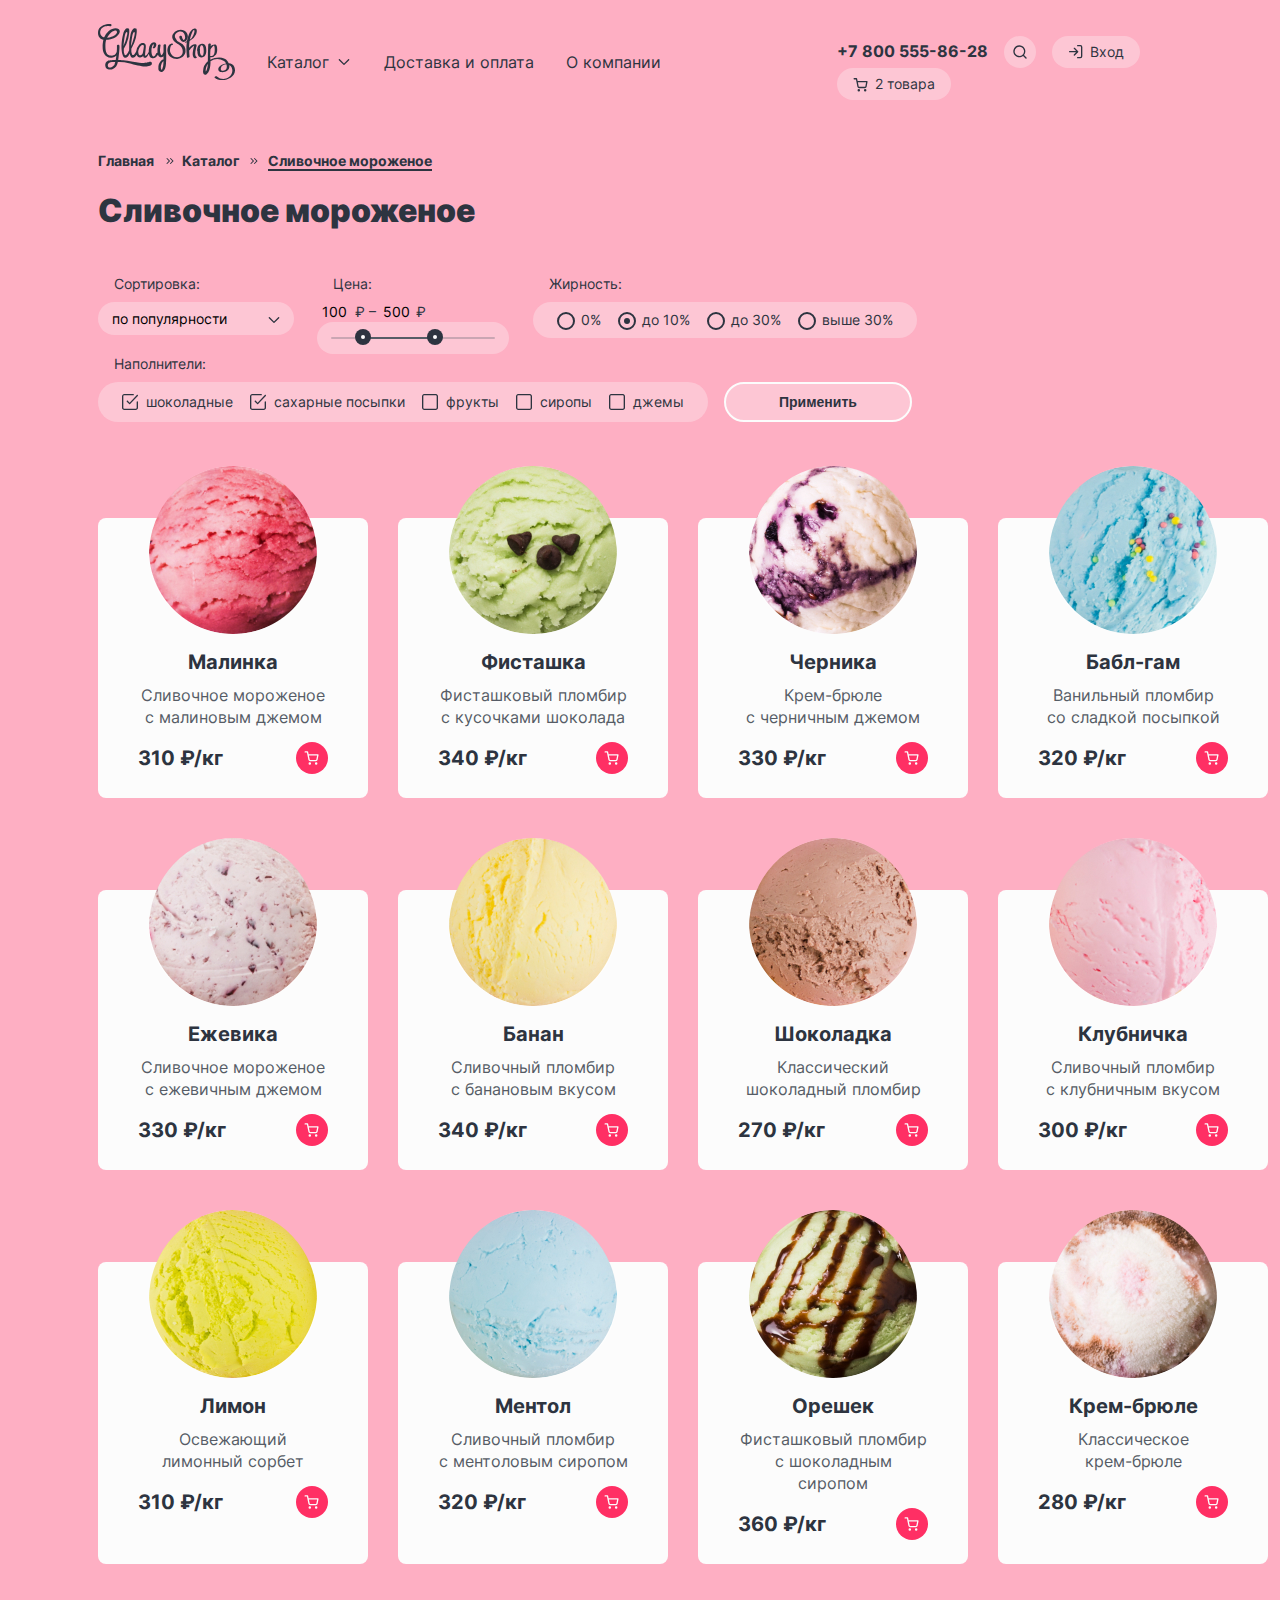
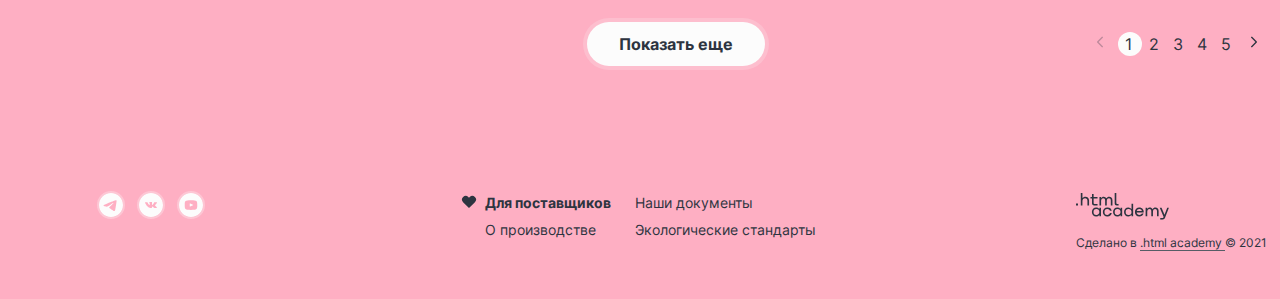
<file: 10/catalog.html>
<!DOCTYPE html>
<html lang="ru">

  <head>
    <meta charset="utf-8">
    <title>Каталог</title>
    <link rel="icon" href="images/icons/favicon.svg">
    <link rel="stylesheet" href="styles/styles.css">
    <base href="https://htmlacademy-htmlcss.github.io/2084479-gllacy-36/10/">
</head>

  <body>
    <div class="page-container">
      <header class="catalog-header">
        <h1 class="visually-hidden">
          Каталог товаров магазина мороженого Глейси
        </h1>
        <nav class="navigation">
          <a class="navigation-logo" href="index.html">
            <img class="page-header-logo" src="images/logo/logo.svg" width="137" height="56" alt="Логотип ГлейсиШоп">
          </a>
          <ul class="navigation-list">
            <li class="navigation-item dropdown">
              <a class="navigation-link dropdown-link" href="#">
                <span class="dropdown-text"> Каталог </span>
                <svg class="dropdown-icon" width="16" height="16" viewBox="0 0 16 16" fill="currentColor"
                  xmlns="http://www.w3.org/2000/svg">
                  <path fill-rule="evenodd" clip-rule="evenodd"
                    d="M3.80799 6.19526C3.54764 5.93491 3.12553 5.93491 2.86518 6.19526C2.60483 6.45561 2.60483 6.87772 2.86518 7.13807L7.52553 11.7984C7.52759 11.8005 7.52967 11.8026 7.53177 11.8047C7.66246 11.9354 7.83392 12.0005 8.00521 12C8.17518 11.9995 8.34498 11.9344 8.47466 11.8047C8.47675 11.8027 8.47881 11.8006 8.48087 11.7985L13.1412 7.13807C13.4016 6.87772 13.4016 6.45561 13.1412 6.19526C12.8809 5.93491 12.4588 5.93491 12.1984 6.19526L8.00321 10.3905L3.80799 6.19526Z" />
                </svg>
              </a>
              <div class="dropdown-block">
                <ul class="dropdown-list">
                  <li class="dropdown-item dropdown-group">
                    <a href="#" class="dropdown-item-link ">Новинки</a>
                  </li>
                  <li class="dropdown-item">
                    <a href="catalog.html" class="dropdown-item-link">Сливочное</a>
                  </li>
                  <li class="dropdown-item">
                    <a href="#" class="dropdown-item-link">Щербеты</a>
                  </li>
                  <li class="dropdown-item">
                    <a href="#" class="dropdown-item-link">Фруктовый лед</a>
                  </li>
                  <li class="dropdown-item">
                    <a href="#" class="dropdown-item-link">Мелорин</a>
                  </li>
                </ul>
              </div>
            </li>

            <li class="navigation-item">
              <a class="navigation-link" href="#">Доставка и оплата </a>
            </li>

            <li class="navigation-item">
              <a class="navigation-link" href="#">О компании </a>
            </li>
          </ul>

          <ul class="navigation-list navigation-user">
            <li class="navigation-item navigation-item-user">
              <a class="navigation-contacts-phone" href="tel:+78005558628">
                +7 800 555-86-28
              </a>
            </li>

            <li class="navigation-item navigation-item-with-popover">
              <a class="navigation-link navigation-link-search" href="#">
                <svg class="search-icon" aria-hidden="true" focusable="false" width="16" height="16" fill="currentColor"
                  viewBox="0 0 16 16" xmlns="http://www.w3.org/2000/svg">
                  <path fill-rule="evenodd"
                    d="M2.663 7.33a4.667 4.667 0 1 1 8.028 3.238.683.683 0 0 0-.123.123A4.667 4.667 0 0 1 2.664 7.33Zm8.412 4.688a6 6 0 1 1 .943-.943l2.45 2.45a.667.667 0 1 1-.943.943l-2.45-2.45Z"
                    clip-rule="evenodd" />
                </svg>
                <span class="visually-hidden">Поиск</span>
              </a>
              <div class="popover">
                <div class="popover-search">
                  <form class="search-form" action="https://echo.htmlacademy.ru/" method="post">
                    <label class="visually-hidden" for="search"> Поиск </label>
                    <input class="search-field" placeholder="Поиск по сайту" type="text" name="search" id="search">
                    <button class="clear-search" type="reset">
                      <span class="visually-hidden">Очистить поле поиска</span>
                    </button>
                  </form>
                </div>
              </div>
            </li>

            <li class="navigation-item navigation-item-with-popover">
              <a class="navigation-link navigation-link-login" href="#">
                <svg class="login-icon" aria-hidden="true" focusable="false" width="16" height="16" fill="currentColor"
                  viewBox="0 0 16 16" xmlns="http://www.w3.org/2000/svg">
                  <path fill-rule="evenodd"
                    d="M9 1.667C9 1.298 9.298 1 9.667 1h2.666a2 2 0 0 1 2 2v9.333a2 2 0 0 1-2 2H9.667a.667.667 0 1 1 0-1.333h2.666a.666.666 0 0 0 .667-.667V3a.666.666 0 0 0-.667-.667H9.667A.667.667 0 0 1 9 1.667ZM5.862 3.862c.26-.26.682-.26.943 0l3.329 3.329a.69.69 0 0 1 .129.177.664.664 0 0 1-.13.775L6.806 11.47a.667.667 0 1 1-.943-.942l2.195-2.196h-6.39a.667.667 0 1 1 0-1.333h6.39L5.862 4.805a.667.667 0 0 1 0-.943Z"
                    clip-rule="evenodd" />
                </svg>
                Вход </a>

              <div class="popover">
                <div class="popover-login">
                  <div class="popover-content">
                    <h2 class="popover-title">Личный кабинет</h2>
                    <form class="auth-form" action="https://echo.htmlacademy.ru/" method="post">
                      <p class="field-group">
                        <label class="visually-hidden" for="auth-login">Логин</label>
                        <input class="auth-form-field field" type="text" id="auth-login" name="auth-login"
                          placeholder="email@example.com">
                      </p>
                      <p class="field-group">
                        <label class="visually-hidden" for="auth-password">Пароль</label>
                        <input class="auth-form-field field" type="password" id="auth-password" name="auth-password"
                          placeholder="••••••">
                      </p>
                      <div class="auth-form-user-options">
                        <button class="popover-close-button extra-button auth-form-button button"
                          type="submit">Войти</button>
                        <a class="auth-form-recovery" href="#">Забыли пароль?</a>
                        <a class="auth-form-register" href="#">Регистрация</a>
                      </div>
                    </form>
                  </div>
                </div>
              </div>

            </li>

            <li class="navigation-item navigation-item-with-popover">
              <a class="navigation-link navigation-link-card" href="#">
                <svg class="card-navigation-icon" aria-hidden="true" focusable="false" width="16" height="17"
                  fill="currentColor" viewBox="0 0 16 17" xmlns="http://www.w3.org/2000/svg">
                  <path fill-rule="evenodd"
                    d="M1.167 2.108a.667.667 0 0 0 0 1.333h1.77l.468 2.336a.664.664 0 0 0 .011.053l.967 4.833a1.825 1.825 0 0 0 1.819 1.47h5.62a1.826 1.826 0 0 0 1.819-1.47l.001-.005.927-4.861a.667.667 0 0 0-.655-.792H4.611l-.473-2.361a.667.667 0 0 0-.654-.536H1.167Zm4.524 8.294-.813-4.064h8.23l-.775 4.067a.492.492 0 0 1-.492.395H6.183a.492.492 0 0 1-.492-.397Zm-1.134 3.961a1.246 1.246 0 1 1 2.492 0 1.246 1.246 0 0 1-2.492 0Zm6.374 0a1.246 1.246 0 1 1 2.491 0 1.246 1.246 0 0 1-2.491 0Z"
                    clip-rule="evenodd" />
                </svg>
                <span class="visually-hidden"> Корзина </span>
                <span class="full-card"> 2 товара </span>
              </a>
              <div class="popover">
                <div class="popover-cart">
                  <div class="popover-content">
                    <h2 class="popover-title">Корзина</h2>
                    <ul class="cart-items-list">
                      <li class="cart-item">
                        <div class="cart-item-wrapper">
                          <img class="cart-image" src="images/catalog/raspberry.jpg" width="46" height="46"
                            alt="Шарик мороженого">
                          <p class="cart-item-title">Малинка
                            <span class="cart-item-price"> <br> 1 кг х 310 ₽ </span>
                          </p>
                        </div>
                        <p class="cart-item-total">310 ₽</p>
                        <button type="button" class="cart-item-button">
                          <svg width="16" height="16" viewBox="0 0 16 16" fill="none"
                            xmlns="http://www.w3.org/2000/svg">
                            <path fill-rule="evenodd" clip-rule="evenodd"
                              d="M12.803 4.13807C13.0634 3.87772 13.0634 3.45561 12.803 3.19526C12.5427 2.93491 12.1206 2.93491 11.8602 3.19526L7.99914 7.05633L4.13807 3.19526C3.87772 2.93491 3.45561 2.93491 3.19526 3.19526C2.93491 3.45561 2.93491 3.87772 3.19526 4.13807L7.05633 7.99914L3.19526 11.8602C2.93491 12.1206 2.93491 12.5427 3.19526 12.803C3.45561 13.0634 3.87772 13.0634 4.13807 12.803L7.99914 8.94195L11.8602 12.803C12.1206 13.0634 12.5427 13.0634 12.803 12.803C13.0634 12.5427 13.0634 12.1206 12.803 11.8602L8.94195 7.99914L12.803 4.13807Z"
                              fill="#2D3440" />
                          </svg>
                          <span class="visually-hidden">Удалить из корзины</span>
                        </button>
                      </li>
                      <li class="cart-item">
                        <div class="cart-item-wrapper">
                          <img class="cart-image" src="images/catalog/bubble-gum.jpg" width="46" height="46"
                            alt="Шарик мороженого">
                          <p class="cart-item-title">Бабл-гам
                            <span class="cart-item-price"> <br> 1,5 кг х 320 ₽ </span>
                          </p>
                        </div>
                        <p class="cart-item-total">480 ₽</p>
                        <button type="button" class="cart-item-button">
                          <svg width="16" height="16" viewBox="0 0 16 16" fill="none"
                            xmlns="http://www.w3.org/2000/svg">
                            <path fill-rule="evenodd" clip-rule="evenodd"
                              d="M12.803 4.13807C13.0634 3.87772 13.0634 3.45561 12.803 3.19526C12.5427 2.93491 12.1206 2.93491 11.8602 3.19526L7.99914 7.05633L4.13807 3.19526C3.87772 2.93491 3.45561 2.93491 3.19526 3.19526C2.93491 3.45561 2.93491 3.87772 3.19526 4.13807L7.05633 7.99914L3.19526 11.8602C2.93491 12.1206 2.93491 12.5427 3.19526 12.803C3.45561 13.0634 3.87772 13.0634 4.13807 12.803L7.99914 8.94195L11.8602 12.803C12.1206 13.0634 12.5427 13.0634 12.803 12.803C13.0634 12.5427 13.0634 12.1206 12.803 11.8602L8.94195 7.99914L12.803 4.13807Z"
                              fill="#2D3440" />
                          </svg>
                          <span class="visually-hidden">Удалить из корзины</span>
                        </button>
                      </li>
                    </ul>
                  </div>
                  <div class="footer-cart">
                    <button class="popover-close-button extra-button button"> Оформить заказ </button>
                    <span class="total-card">Итого: 790 ₽ </span>
                  </div>
                </div>
              </div>
            </li>
          </ul>
        </nav>
      </header>

      <main class="main-container">

        <header class="inner-header">
          <ol class="breadcrumbs">
            <li class="breadcrumbs-item">
              <a class="breadcrumbs-link" href="index.html">Главная</a>
            </li>

            <li class="breadcrumbs-item">
              <a class="breadcrumbs-link catalog-link" href="catalog.html">Каталог</a>
            </li>

            <li class="breadcrumbs-item">
              <a class="breadcrumbs-link active-link">Сливочное мороженое</a>
            </li>
          </ol>

          <h2 class="catalog-page-title">Сливочное мороженое</h2>
        </header>

        <section class="catalog-filters">
          <h2 class="visually-hidden">Форма выбора товара</h2>
          <form class="catalog-filter" action="https://echo.htmlacademy.ru/" method="get">
            <fieldset class="catalog-filter-group sorting">
              <legend class="catalog-filter-title">Сортировка:</legend>
              <select class="select-control" aria-label="Сортировка">
                <option value="popular">по популярности</option>
                <option value="cheap">сначала дешёвое</option>
                <option value="expensive">сначала дорогое</option>
              </select>
            </fieldset>
            <fieldset class="catalog-filter-group price">
              <legend class="catalog-filter-title price-title">Цена: </legend>
              <div class="range-wrapper-inputs">
                <label class="catalog-filter-label">
                  <input class="range-input" type="number" value="100" name="min-price">
                  <span>₽ &ndash;</span>
                </label>
                <label class="catalog-filter-label">
                  <input class="range-input" type="number" value="500" name="max-price" style="width: 28px">
                  <span>₽</span>
                </label>
              </div>
              <div class="range">
                <div class="range-scale">
                  <div class="range-value" style="left: 36px; width: 68px">
                    <button class="range-toggle min-price"><span class="visually-hidden">Изменить минимальную
                        цену.</span>
                    </button>
                    <button class="range-toggle max-price">
                      <span class="visually-hidden">Изменить максимальную цену.</span>
                    </button>
                  </div>
                </div>
              </div>
            </fieldset>
            <fieldset class="catalog-filter-group fat-group">
              <legend class="catalog-filter-title">Жирность:</legend>
              <ul class="catalog-filter-list">
                <li class="catalog-filter-item">
                  <label class="control">
                    <input class="visually-hidden control-input" type="radio" name="fat" value="0%">
                    <span class="control-mark-radio"></span>
                    <span class="control-label"> 0% </span>
                  </label>
                </li>
                <li class="catalog-filter-item">
                  <label class="control">
                    <input class="visually-hidden control-input" type="radio" name="fat" value="to 10%" checked>
                    <span class="control-mark-radio"></span>
                    <span class="control-label"> до 10% </span>
                  </label>
                </li>

                <li class="catalog-filter-item">
                  <label class="control">
                    <input class="visually-hidden control-input" type="radio" name="fat" value="to 30%">
                    <span class="control-mark-radio"></span>
                    <span class="control-label">до 30%</span>
                  </label>
                </li>

                <li class="catalog-filter-item">
                  <label class="control">
                    <input class="visually-hidden control-input" type="radio" name="fat" value="above 30%">
                    <span class="control-mark-radio"></span>
                    <span class="control-label">выше 30%</span>
                  </label>
                </li>
              </ul>
            </fieldset>

            <fieldset class="fillers-filter-group">
              <legend class="catalog-filter-title">Наполнители:</legend>
              <ul class="fillers-filter-list">
                <li class="fillers-filter-item">
                  <label class="control">
                    <input class="visually-hidden control-input-checkbox" type="checkbox" name="chocolate" checked>
                    <span class="control-mark"></span>
                    <span> шоколадные </span>
                  </label>
                </li>

                <li class="catalog-filter-item">
                  <label class="control">
                    <input class="visually-hidden control-input-checkbox" type="checkbox" name="sugar-sprinkle" checked>
                    <span class="control-mark"></span>
                    <span> сахарные посыпки </span>
                  </label>
                </li>

                <li class="catalog-filter-item">
                  <label class="control">
                    <input class="visually-hidden control-input-checkbox" type="checkbox" name="fruit">
                    <span class="control-mark"></span>
                    <span> фрукты </span>
                  </label>
                </li>

                <li class="catalog-filter-item">
                  <label class="control">
                    <input class="visually-hidden control-input-checkbox" type="checkbox" name="syrups">
                    <span class="control-mark"></span>
                    <span> сиропы </span>
                  </label>
                </li>

                <li class="catalog-filter-item">
                  <label class="control">
                    <input class="visually-hidden control-input-checkbox" type="checkbox" name="jams">
                    <span class="control-mark"></span>
                    <span> джемы </span>
                  </label>
                </li>
              </ul>
            </fieldset>

            <button class="filter-button" type="submit">Применить</button>
          </form>
        </section>

        <section class="selected-products">
          <h2 class="visually-hidden">Список выбранных товаров</h2>
          <ul class="products-list">
            <li class="product-card">
              <a class="product-card-link" href="#">
                <img class="product-card-image" src="images/catalog/raspberry.jpg" width="168" height="168"
                  alt="Шарик мороженого">
                <h3 class="product-card-title">Малинка</h3>
              </a>
              <p class="description-icecream">Сливочное мороженое с малиновым джемом</p>
              <div class="price-wrapper">
                <b class="product-card-price">310 ₽/кг</b>
                <a class="button-card" href="#">
                  <svg class="card-icon" aria-hidden="true" focusable="false" width="16" height="16" fill="currentColor"
                    viewBox="0 0 16 16" xmlns="http://www.w3.org/2000/svg">
                    <path fill-rule="evenodd"
                      d="M1.167 1.25a.667.667 0 0 0 0 1.333h1.77l.468 2.336a.664.664 0 0 0 .011.053l.967 4.833a1.825 1.825 0 0 0 1.819 1.47h5.62a1.826 1.826 0 0 0 1.819-1.47l.001-.005.927-4.861a.667.667 0 0 0-.655-.792H4.611l-.473-2.361a.667.667 0 0 0-.654-.536H1.167ZM5.69 9.544 4.878 5.48h8.23l-.775 4.067a.492.492 0 0 1-.492.395H6.183a.492.492 0 0 1-.492-.397Zm-1.134 3.961a1.246 1.246 0 1 1 2.492 0 1.246 1.246 0 0 1-2.492 0Zm6.374 0a1.246 1.246 0 1 1 2.491 0 1.246 1.246 0 0 1-2.491 0Z"
                      clip-rule="evenodd" />
                  </svg>
                  <span class="visually-hidden">Добавить в корзину</span>
                </a>
              </div>
            </li>

            <li class="product-card">
              <a class="product-card-link" href="#">
                <img class="product-card-image" src="images/catalog/pistachio.jpg" width="168" height="168"
                  alt="Шарик мороженого">
                <h3 class="product-card-title">Фисташка</h3>
              </a>
              <p class="description-icecream">Фисташковый пломбир с кусочками шоколада</p>
              <div class="price-wrapper">
                <b class="product-card-price">340 ₽/кг</b>
                <a class="button-card" href="#">
                  <svg class="card-icon" aria-hidden="true" focusable="false" width="16" height="16" fill="currentColor"
                    viewBox="0 0 16 16" xmlns="http://www.w3.org/2000/svg">
                    <path fill-rule="evenodd"
                      d="M1.167 1.25a.667.667 0 0 0 0 1.333h1.77l.468 2.336a.664.664 0 0 0 .011.053l.967 4.833a1.825 1.825 0 0 0 1.819 1.47h5.62a1.826 1.826 0 0 0 1.819-1.47l.001-.005.927-4.861a.667.667 0 0 0-.655-.792H4.611l-.473-2.361a.667.667 0 0 0-.654-.536H1.167ZM5.69 9.544 4.878 5.48h8.23l-.775 4.067a.492.492 0 0 1-.492.395H6.183a.492.492 0 0 1-.492-.397Zm-1.134 3.961a1.246 1.246 0 1 1 2.492 0 1.246 1.246 0 0 1-2.492 0Zm6.374 0a1.246 1.246 0 1 1 2.491 0 1.246 1.246 0 0 1-2.491 0Z"
                      clip-rule="evenodd" />
                  </svg>
                  <span class="visually-hidden">Добавить в корзину</span>
                </a>
              </div>
            </li>

            <li class="product-card">
              <a class="product-card-link" href="#">
                <img class="product-card-image" src="images/catalog/blueberries.jpg" width="168" height="168"
                  alt="Шарик мороженого">
                <h3 class="product-card-title">Черника</h3>
              </a>
              <p class="description-icecream">Крем-брюле <br> с черничным джемом</p>
              <div class="price-wrapper">
                <b class="product-card-price">330 ₽/кг</b>
                <a class="button-card" href="#">
                  <svg class="card-icon" aria-hidden="true" focusable="false" width="16" height="16" fill="currentColor"
                    viewBox="0 0 16 16" xmlns="http://www.w3.org/2000/svg">
                    <path fill-rule="evenodd"
                      d="M1.167 1.25a.667.667 0 0 0 0 1.333h1.77l.468 2.336a.664.664 0 0 0 .011.053l.967 4.833a1.825 1.825 0 0 0 1.819 1.47h5.62a1.826 1.826 0 0 0 1.819-1.47l.001-.005.927-4.861a.667.667 0 0 0-.655-.792H4.611l-.473-2.361a.667.667 0 0 0-.654-.536H1.167ZM5.69 9.544 4.878 5.48h8.23l-.775 4.067a.492.492 0 0 1-.492.395H6.183a.492.492 0 0 1-.492-.397Zm-1.134 3.961a1.246 1.246 0 1 1 2.492 0 1.246 1.246 0 0 1-2.492 0Zm6.374 0a1.246 1.246 0 1 1 2.491 0 1.246 1.246 0 0 1-2.491 0Z"
                      clip-rule="evenodd" />
                  </svg>
                  <span class="visually-hidden">Добавить в корзину</span>
                </a>
              </div>
            </li>

            <li class="product-card">
              <a class="product-card-link" href="#">
                <img class="product-card-image" src="images/catalog/bubble-gum.jpg" width="168" height="168"
                  alt="Шарик мороженого">
                <h3 class="product-card-title">Бабл-гам</h3>
              </a>
              <p class="description-icecream">Ванильный пломбир <br> со сладкой посыпкой</p>
              <div class="price-wrapper">
                <b class="product-card-price">320 ₽/кг</b>
                <a class="button-card" href="#">
                  <svg class="card-icon" aria-hidden="true" focusable="false" width="16" height="16" fill="currentColor"
                    viewBox="0 0 16 16" xmlns="http://www.w3.org/2000/svg">
                    <path fill-rule="evenodd"
                      d="M1.167 1.25a.667.667 0 0 0 0 1.333h1.77l.468 2.336a.664.664 0 0 0 .011.053l.967 4.833a1.825 1.825 0 0 0 1.819 1.47h5.62a1.826 1.826 0 0 0 1.819-1.47l.001-.005.927-4.861a.667.667 0 0 0-.655-.792H4.611l-.473-2.361a.667.667 0 0 0-.654-.536H1.167ZM5.69 9.544 4.878 5.48h8.23l-.775 4.067a.492.492 0 0 1-.492.395H6.183a.492.492 0 0 1-.492-.397Zm-1.134 3.961a1.246 1.246 0 1 1 2.492 0 1.246 1.246 0 0 1-2.492 0Zm6.374 0a1.246 1.246 0 1 1 2.491 0 1.246 1.246 0 0 1-2.491 0Z"
                      clip-rule="evenodd" />
                  </svg>
                  <span class="visually-hidden">Добавить в корзину</span>
                </a>
              </div>
            </li>

            <li class="product-card">
              <a class="product-card-link" href="#">
                <img class="product-card-image" src="images/catalog/blackberry.jpg" width="168" height="168"
                  alt="Шарик мороженого">
                <h3 class="product-card-title">Ежевика</h3>
              </a>
              <p class="description-icecream">Сливочное мороженое с ежевичным джемом</p>
              <div class="price-wrapper">
                <b class="product-card-price">330 ₽/кг</b>
                <a class="button-card" href="#">
                  <svg class="card-icon" aria-hidden="true" focusable="false" width="16" height="16" fill="currentColor"
                    viewBox="0 0 16 16" xmlns="http://www.w3.org/2000/svg">
                    <path fill-rule="evenodd"
                      d="M1.167 1.25a.667.667 0 0 0 0 1.333h1.77l.468 2.336a.664.664 0 0 0 .011.053l.967 4.833a1.825 1.825 0 0 0 1.819 1.47h5.62a1.826 1.826 0 0 0 1.819-1.47l.001-.005.927-4.861a.667.667 0 0 0-.655-.792H4.611l-.473-2.361a.667.667 0 0 0-.654-.536H1.167ZM5.69 9.544 4.878 5.48h8.23l-.775 4.067a.492.492 0 0 1-.492.395H6.183a.492.492 0 0 1-.492-.397Zm-1.134 3.961a1.246 1.246 0 1 1 2.492 0 1.246 1.246 0 0 1-2.492 0Zm6.374 0a1.246 1.246 0 1 1 2.491 0 1.246 1.246 0 0 1-2.491 0Z"
                      clip-rule="evenodd" />
                  </svg>
                  <span class="visually-hidden">Добавить в корзину</span>
                </a>
              </div>
            </li>

            <li class="product-card">
              <a class="product-card-link" href="#">
                <img class="product-card-image" src="images/catalog/banana.jpg" width="168" height="168"
                  alt="Шарик мороженого">
                <h3 class="product-card-title">Банан</h3>
              </a>
              <p class="description-icecream">Сливочный пломбир <br> с банановым вкусом</p>
              <div class="price-wrapper">
                <b class="product-card-price">340 ₽/кг</b>
                <a class="button-card" href="#">
                  <svg class="card-icon" aria-hidden="true" focusable="false" width="16" height="16" fill="currentColor"
                    viewBox="0 0 16 16" xmlns="http://www.w3.org/2000/svg">
                    <path fill-rule="evenodd"
                      d="M1.167 1.25a.667.667 0 0 0 0 1.333h1.77l.468 2.336a.664.664 0 0 0 .011.053l.967 4.833a1.825 1.825 0 0 0 1.819 1.47h5.62a1.826 1.826 0 0 0 1.819-1.47l.001-.005.927-4.861a.667.667 0 0 0-.655-.792H4.611l-.473-2.361a.667.667 0 0 0-.654-.536H1.167ZM5.69 9.544 4.878 5.48h8.23l-.775 4.067a.492.492 0 0 1-.492.395H6.183a.492.492 0 0 1-.492-.397Zm-1.134 3.961a1.246 1.246 0 1 1 2.492 0 1.246 1.246 0 0 1-2.492 0Zm6.374 0a1.246 1.246 0 1 1 2.491 0 1.246 1.246 0 0 1-2.491 0Z"
                      clip-rule="evenodd" />
                  </svg>
                  <span class="visually-hidden">Добавить в корзину</span>
                </a>
              </div>
            </li>

            <li class="product-card">
              <a class="product-card-link" href="#">
                <img class="product-card-image" src="images/catalog/chocolate.jpg" width="168" height="168"
                  alt="Шарик мороженого">
                <h3 class="product-card-title">Шоколадка</h3>
              </a>
              <p class="description-icecream">Классический шоколадный пломбир</p>
              <div class="price-wrapper">
                <b class="product-card-price">270 ₽/кг</b>
                <a class="button-card" href="#">
                  <svg class="card-icon" aria-hidden="true" focusable="false" width="16" height="16" fill="currentColor"
                    viewBox="0 0 16 16" xmlns="http://www.w3.org/2000/svg">
                    <path fill-rule="evenodd"
                      d="M1.167 1.25a.667.667 0 0 0 0 1.333h1.77l.468 2.336a.664.664 0 0 0 .011.053l.967 4.833a1.825 1.825 0 0 0 1.819 1.47h5.62a1.826 1.826 0 0 0 1.819-1.47l.001-.005.927-4.861a.667.667 0 0 0-.655-.792H4.611l-.473-2.361a.667.667 0 0 0-.654-.536H1.167ZM5.69 9.544 4.878 5.48h8.23l-.775 4.067a.492.492 0 0 1-.492.395H6.183a.492.492 0 0 1-.492-.397Zm-1.134 3.961a1.246 1.246 0 1 1 2.492 0 1.246 1.246 0 0 1-2.492 0Zm6.374 0a1.246 1.246 0 1 1 2.491 0 1.246 1.246 0 0 1-2.491 0Z"
                      clip-rule="evenodd" />
                  </svg>
                  <span class="visually-hidden">Добавить в корзину</span>
                </a>
              </div>
            </li>

            <li class="product-card">
              <a class="product-card-link" href="#">
                <img class="product-card-image" src="images/catalog/strawberry.jpg" width="168" height="168"
                  alt="Шарик мороженого">
                <h3 class="product-card-title">Клубничка</h3>
              </a>
              <p class="description-icecream">Сливочный пломбир <br> с клубничным вкусом</p>
              <div class="price-wrapper">
                <b class="product-card-price">300 ₽/кг</b>
                <a class="button-card" href="#">
                  <svg class="card-icon" aria-hidden="true" focusable="false" width="16" height="16" fill="currentColor"
                    viewBox="0 0 16 16" xmlns="http://www.w3.org/2000/svg">
                    <path fill-rule="evenodd"
                      d="M1.167 1.25a.667.667 0 0 0 0 1.333h1.77l.468 2.336a.664.664 0 0 0 .011.053l.967 4.833a1.825 1.825 0 0 0 1.819 1.47h5.62a1.826 1.826 0 0 0 1.819-1.47l.001-.005.927-4.861a.667.667 0 0 0-.655-.792H4.611l-.473-2.361a.667.667 0 0 0-.654-.536H1.167ZM5.69 9.544 4.878 5.48h8.23l-.775 4.067a.492.492 0 0 1-.492.395H6.183a.492.492 0 0 1-.492-.397Zm-1.134 3.961a1.246 1.246 0 1 1 2.492 0 1.246 1.246 0 0 1-2.492 0Zm6.374 0a1.246 1.246 0 1 1 2.491 0 1.246 1.246 0 0 1-2.491 0Z"
                      clip-rule="evenodd" />
                  </svg>
                  <span class="visually-hidden">Добавить в корзину</span>
                </a>
              </div>
            </li>

            <li class="product-card">
              <a class="product-card-link" href="#">
                <img class="product-card-image" src="images/catalog/lemon.jpg" width="168" height="168"
                  alt="Шарик мороженого">
                <h3 class="product-card-title">Лимон</h3>
              </a>
              <p class="description-icecream">Освежающий лимонный сорбет</p>
              <div class="price-wrapper">
                <b class="product-card-price">310 ₽/кг</b>
                <a class="button-card" href="#">
                  <svg class="card-icon" aria-hidden="true" focusable="false" width="16" height="16" fill="currentColor"
                    viewBox="0 0 16 16" xmlns="http://www.w3.org/2000/svg">
                    <path fill-rule="evenodd"
                      d="M1.167 1.25a.667.667 0 0 0 0 1.333h1.77l.468 2.336a.664.664 0 0 0 .011.053l.967 4.833a1.825 1.825 0 0 0 1.819 1.47h5.62a1.826 1.826 0 0 0 1.819-1.47l.001-.005.927-4.861a.667.667 0 0 0-.655-.792H4.611l-.473-2.361a.667.667 0 0 0-.654-.536H1.167ZM5.69 9.544 4.878 5.48h8.23l-.775 4.067a.492.492 0 0 1-.492.395H6.183a.492.492 0 0 1-.492-.397Zm-1.134 3.961a1.246 1.246 0 1 1 2.492 0 1.246 1.246 0 0 1-2.492 0Zm6.374 0a1.246 1.246 0 1 1 2.491 0 1.246 1.246 0 0 1-2.491 0Z"
                      clip-rule="evenodd" />
                  </svg>
                  <span class="visually-hidden">Добавить в корзину</span>
                </a>
              </div>
            </li>

            <li class="product-card">
              <a class="product-card-link" href="#">
                <img class="product-card-image" src="images/catalog/menthol.jpg" width="168" height="168"
                  alt="Шарик мороженого">
                <h3 class="product-card-title">Ментол</h3>
              </a>
              <p class="description-icecream">Сливочный пломбир <br> с ментоловым сиропом</p>
              <div class="price-wrapper">
                <b class="product-card-price">320 ₽/кг</b>
                <a class="button-card" href="#">
                  <svg class="card-icon" aria-hidden="true" focusable="false" width="16" height="16" fill="currentColor"
                    viewBox="0 0 16 16" xmlns="http://www.w3.org/2000/svg">
                    <path fill-rule="evenodd"
                      d="M1.167 1.25a.667.667 0 0 0 0 1.333h1.77l.468 2.336a.664.664 0 0 0 .011.053l.967 4.833a1.825 1.825 0 0 0 1.819 1.47h5.62a1.826 1.826 0 0 0 1.819-1.47l.001-.005.927-4.861a.667.667 0 0 0-.655-.792H4.611l-.473-2.361a.667.667 0 0 0-.654-.536H1.167ZM5.69 9.544 4.878 5.48h8.23l-.775 4.067a.492.492 0 0 1-.492.395H6.183a.492.492 0 0 1-.492-.397Zm-1.134 3.961a1.246 1.246 0 1 1 2.492 0 1.246 1.246 0 0 1-2.492 0Zm6.374 0a1.246 1.246 0 1 1 2.491 0 1.246 1.246 0 0 1-2.491 0Z"
                      clip-rule="evenodd" />
                  </svg>
                  <span class="visually-hidden">Добавить в корзину</span>
                </a>
              </div>
            </li>

            <li class="product-card">
              <a class="product-card-link" href="#">
                <img class="product-card-image" src="images/catalog/nut.jpg" width="168" height="168"
                  alt="Шарик мороженого">
                <h3 class="product-card-title">Орешек</h3>
              </a>
              <p class="description-icecream">Фисташковый пломбир с шоколадным сиропом</p>
              <div class="price-wrapper">
                <b class="product-card-price">360 ₽/кг</b>
                <a class="button-card" href="#">
                  <svg class="card-icon" aria-hidden="true" focusable="false" width="16" height="16" fill="currentColor"
                    viewBox="0 0 16 16" xmlns="http://www.w3.org/2000/svg">
                    <path fill-rule="evenodd"
                      d="M1.167 1.25a.667.667 0 0 0 0 1.333h1.77l.468 2.336a.664.664 0 0 0 .011.053l.967 4.833a1.825 1.825 0 0 0 1.819 1.47h5.62a1.826 1.826 0 0 0 1.819-1.47l.001-.005.927-4.861a.667.667 0 0 0-.655-.792H4.611l-.473-2.361a.667.667 0 0 0-.654-.536H1.167ZM5.69 9.544 4.878 5.48h8.23l-.775 4.067a.492.492 0 0 1-.492.395H6.183a.492.492 0 0 1-.492-.397Zm-1.134 3.961a1.246 1.246 0 1 1 2.492 0 1.246 1.246 0 0 1-2.492 0Zm6.374 0a1.246 1.246 0 1 1 2.491 0 1.246 1.246 0 0 1-2.491 0Z"
                      clip-rule="evenodd" />
                  </svg>
                  <span class="visually-hidden">Добавить в корзину</span>
                </a>
              </div>
            </li>

            <li class="product-card">
              <a class="product-card-link" href="#">
                <img class="product-card-image" src="images/catalog/creme-brulee.jpg" width="168" height="168"
                  alt="Шарик мороженого">
                <h3 class="product-card-title">Крем-брюле</h3>
              </a>
              <p class="description-icecream">Классическое <br> крем-брюле</p>
              <div class="price-wrapper">
                <b class="product-card-price">280 ₽/кг</b>
                <a class="button-card" href="#">
                  <svg class="card-icon" aria-hidden="true" focusable="false" width="16" height="16" fill="currentColor"
                    viewBox="0 0 16 16" xmlns="http://www.w3.org/2000/svg">
                    <path fill-rule="evenodd"
                      d="M1.167 1.25a.667.667 0 0 0 0 1.333h1.77l.468 2.336a.664.664 0 0 0 .011.053l.967 4.833a1.825 1.825 0 0 0 1.819 1.47h5.62a1.826 1.826 0 0 0 1.819-1.47l.001-.005.927-4.861a.667.667 0 0 0-.655-.792H4.611l-.473-2.361a.667.667 0 0 0-.654-.536H1.167ZM5.69 9.544 4.878 5.48h8.23l-.775 4.067a.492.492 0 0 1-.492.395H6.183a.492.492 0 0 1-.492-.397Zm-1.134 3.961a1.246 1.246 0 1 1 2.492 0 1.246 1.246 0 0 1-2.492 0Zm6.374 0a1.246 1.246 0 1 1 2.491 0 1.246 1.246 0 0 1-2.491 0Z"
                      clip-rule="evenodd" />
                  </svg>
                  <span class="visually-hidden">Добавить в корзину</span>
                </a>
              </div>
            </li>
          </ul>

          <div class="pagination">
            <a class="button pagination-show-more" href="#">Показать еще</a>

            <ul class="pagination-list">
              <li class="pagination-item">
                <a class="pagination-link">
                  <svg class="pagination-prev pagination-disabled" aria-hidden="true" focusable="false" width="16"
                    height="16" viewBox="0 0 16 16" fill="none" xmlns="http://www.w3.org/2000/svg">
                    <path fill-rule="evenodd" clip-rule="evenodd"
                      d="M9.80335 3.80515C10.063 3.54545 10.063 3.12439 9.80335 2.8647C9.54365 2.605 9.12259 2.605 8.8629 2.8647L4.19482 7.53277C3.93597 7.79162 3.93512 8.21075 4.19226 8.47065C4.19342 8.47183 4.19459 8.47301 4.19576 8.47418L8.86384 13.1423C9.12354 13.402 9.54459 13.402 9.80429 13.1423C10.064 12.8826 10.064 12.4615 9.80429 12.2018L5.60549 8.00301L9.80335 3.80515Z"
                      fill="#2D3440" />
                  </svg>
                  <span class="visually-hidden">Предыдущая страница</span>
                </a>
              </li>
              <li class="pagination-item">
                <a class="pagination-link pagination-current">1</a>
              </li>
              <li class="pagination-item">
                <a class="pagination-link" href="#">2</a>
              </li>
              <li class="pagination-item">
                <a class="pagination-link" href="#">3</a>
              </li>
              <li class="pagination-item">
                <a class="pagination-link" href="#">4</a>
              </li>
              <li class="pagination-item">
                <a class="pagination-link" href="#">5</a>
              </li>
              <li class="pagination-item">
                <a class="pagination-link" href="#">
                  <svg class="pagination-next" aria-hidden="true" focusable="false" width="16" height="16"
                    viewBox="0 0 16 16" fill="none" xmlns="http://www.w3.org/2000/svg">
                    <path fill-rule="evenodd" clip-rule="evenodd"
                      d="M7.13526 2.8647C6.87557 2.605 6.45451 2.605 6.19481 2.8647C5.93511 3.12439 5.93511 3.54545 6.19481 3.80515L10.3961 8.00643L6.19477 12.2077C5.93508 12.4674 5.93508 12.8885 6.19477 13.1482C6.45447 13.4079 6.87553 13.4079 7.13523 13.1482L11.8039 8.47949C11.8049 8.47855 11.8058 8.47761 11.8068 8.47666C12.0665 8.21696 12.0665 7.79591 11.8068 7.53621L7.13526 2.8647Z"
                      fill="#2D3440" />
                  </svg>
                  <span class="visually-hidden">Следующая страница</span>
                </a>
              </li>
            </ul>
          </div>
        </section>
      </main>

      <footer class="catalog-footer">
        <div class="page-footer-container">
          <section class="footer-social">
            <h2 class="visually-hidden">Социальные сети</h2>
            <ul class="footer-social-list">
              <li class="footer-social-item">
                <a class="social-link social-link-tg" href="https://t.me/htmlacademy">
                  <span class="visually-hidden">Телеграм </span>
                </a>
              </li>

              <li class="footer-social-item">
                <a class="social-link social-link-vk" href="https://vk.com/htmlacademy">
                  <span class="visually-hidden">ВКонтакте </span>
                </a>
              </li>

              <li class="footer-social-item">
                <a class="social-link social-link-yt" href="https://www.youtube.com/user/htmlacademyru">
                  <span class="visually-hidden"> Youtube </span>
                </a>
              </li>
            </ul>
          </section>

          <section class="page-footer">
            <h2 class="visually-hidden">Дополнительная информация</h2>
            <ul class="footer-info-list">
              <li class="footer-info-item">
                <a class="info-link link-bold" href="#"> Для поставщиков </a>
              </li>

              <li class="footer-info-item">
                <a class="info-link" href=" #"> Наши документы </a>
              </li>

              <li class="footer-info-item">
                <a class="info-link" href=" #"> О производстве </a>
              </li>

              <li class="footer-info-item">
                <a class="info-link" href=" #"> Экологические стандарты </a>
              </li>
            </ul>
          </section>

          <section class="footer-index">
            <h2 class="visually-hidden">Логотип htmlacademy</h2>
            <a href="https://htmlacademy.ru/" class="logo-link">
              <img class="logo-htmlacademy" src="images/logo/logo-htmlacademy.svg" width="93" height="27"
                alt="Логотип htmlacademy">
            </a>

            <p class="footer-text">
              Сделано в
              <a class="htmlacademy-link" href="https://htmlacademy.ru/">.html academy
              </a>
              © 2021
            </p>
          </section>
        </div>
      </footer>
    </div>
    <script src="./scripts/script.js"></script>
  </body>

</html>
</file>
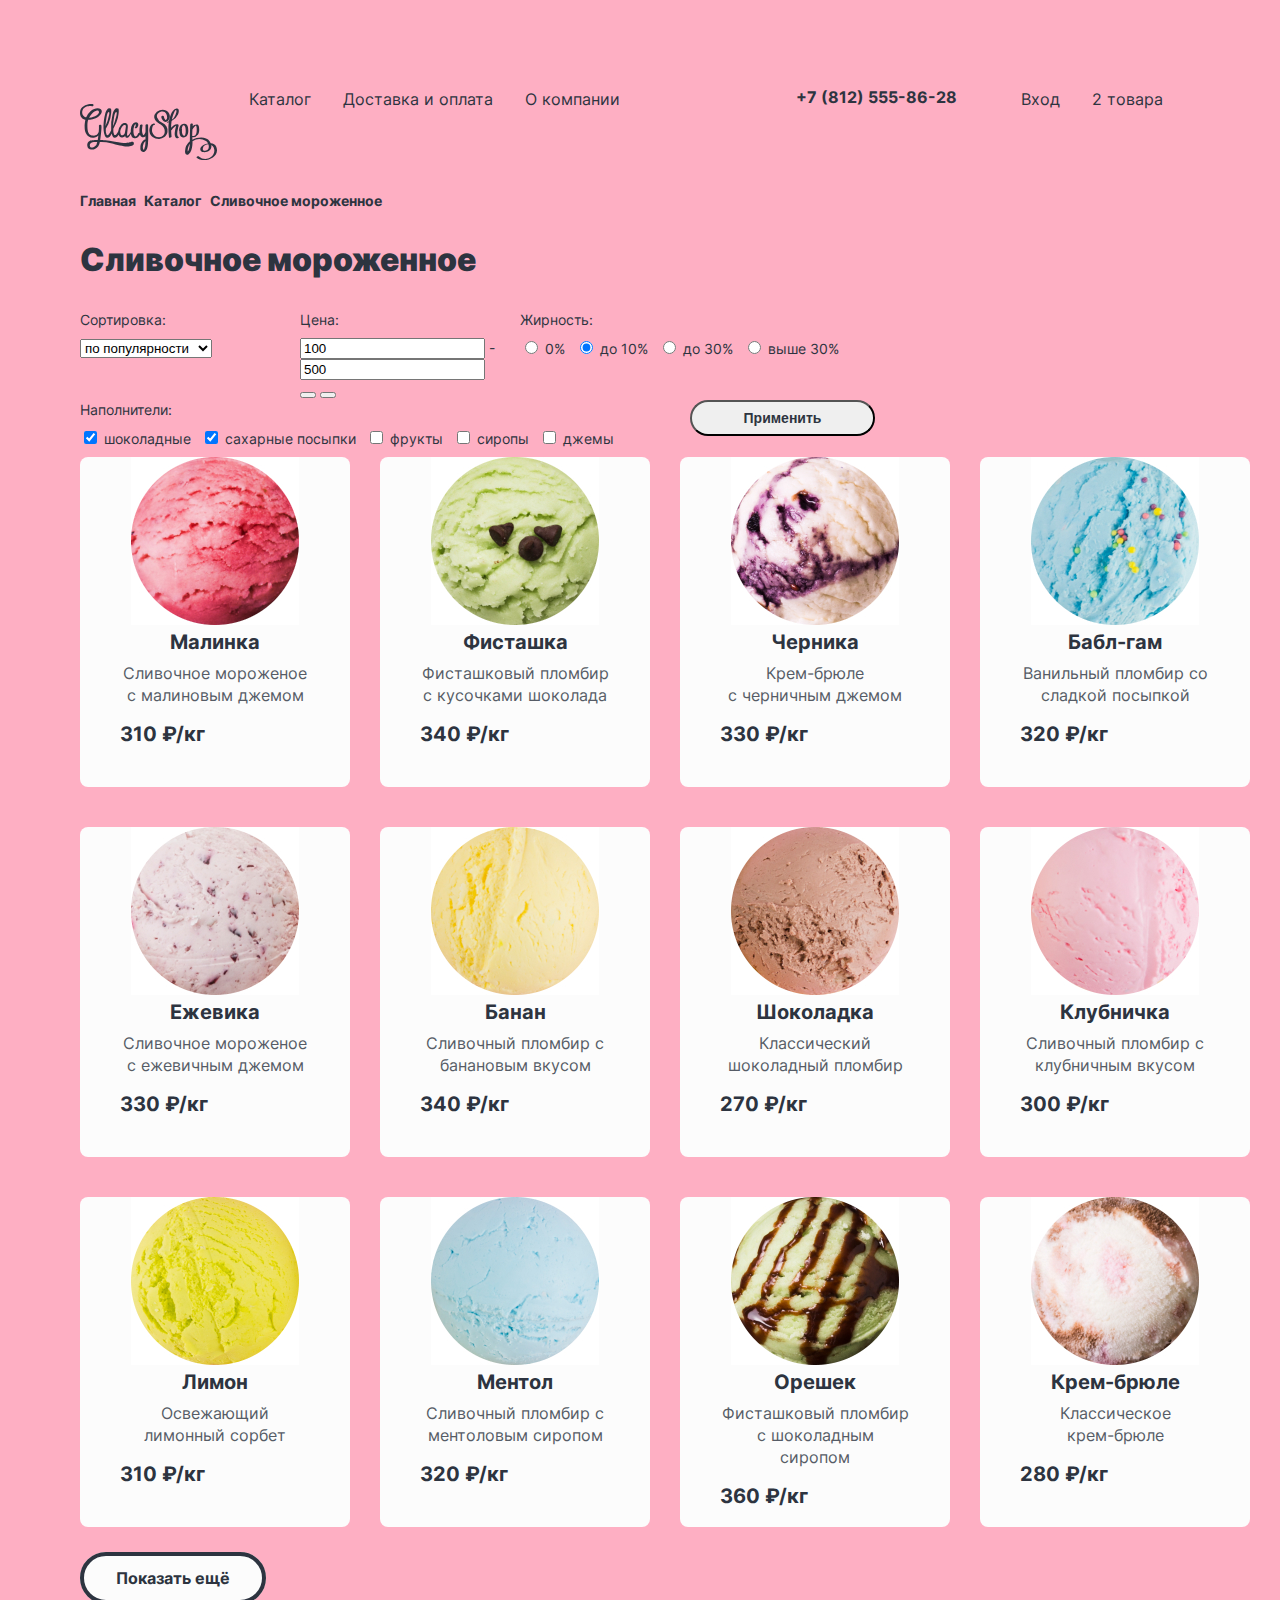
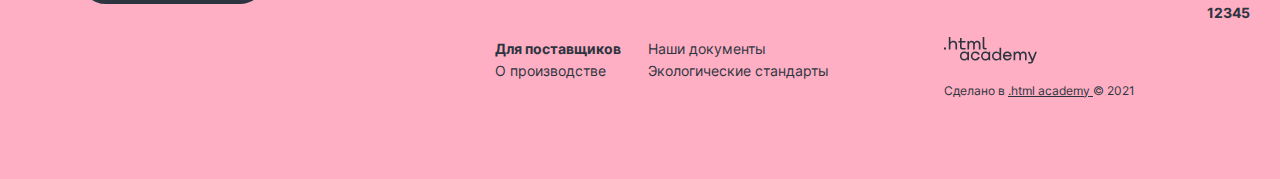
<file: 5/catalog.html>
<!DOCTYPE html>
<html lang="ru">

  <head>
    <meta charset="utf-8">
    <title>Каталог</title>
    <link rel="stylesheet" href="styles/styles.css">
    <base href="https://htmlacademy-htmlcss.github.io/2084479-gllacy-36/5/">
</head>

  <body>
    <div class="page-container">
      <header>
        <nav class="navigation">
          <a class="navigation-logo" href="index.html">
            <img class="page-header-logo" src="images/logo/logo.svg" width="137" height="55.72" alt="Логотип ГлейсиШоп">
          </a>
          <ul class="navigation-list">
            <li class="navigation-item">
              <a class="navigation-link" href="catalog.html">Каталог </a>
            </li>

            <li class="navigation-item">
              <a class="navigation-link" href="#">Доставка и оплата </a>
            </li>

            <li class="navigation-item">
              <a class="navigation-link" href="#">О компании </a>
            </li>
          </ul>

          <ul class="navigation-list navigation-user">
            <li class="navigation-item navigation-item-user">
              <a class="navigation-contacts-phone" href="tel:+78125558628">
                +7 (812) 555-86-28
              </a>
            </li>
            <li class="navigation-item">
              <a class="navigation-link" href="#">
                <span class="visually-hidden">Поиск </span>
              </a>
            </li>

            <li class="navigation-item">
              <a class="navigation-link" href="#">Вход </a>
            </li>

            <li class="navigation-item">
              <a class="navigation-link" href="#">
                <span class="visually-hidden">Корзина </span>
                <span class="quantity">2 товара</span>
              </a>
            </li>
          </ul>
        </nav>
      </header>
      <main class="main-container">
        <h1 class="visually-hidden">
          Каталог товаров магазина мороженного Глейси
        </h1>
        <header class="inner-header">
          <ol class="breadcrumbs">
            <li class="breadcrumbs-item">
              <a class="breadcrumbs-link" href="index.html">Главная</a>
            </li>

            <li class="breadcrumbs-item">
              <a class="breadcrumbs-link" href="catalog.html">Каталог</a>
            </li>

            <li class="breadcrumbs-item">
              <a class="breadcrumbs-link">Сливочное мороженное</a>
            </li>
          </ol>
          <h2 class="catalog-page-title">Сливочное мороженное</h2>
        </header>

        <section class="catalog-filter">
          <h2 class="visually-hidden">Форма выбора товара</h2>
          <form class="catalog-filter" action="https://echo.htmlacademy.ru/" method="get">
            <fieldset class="catalog-filter-group sorting">
              <legend class="catalog-filter-title">Сортировка:</legend>
              <select class="select-control" aria-label="Сортировка">
                <option value="popular">по популярности</option>
                <option value="cheap">сначала дешёвое</option>
                <option value="expensive">сначала дорогое</option>
              </select>
            </fieldset>

            <fieldset class="catalog-filter-group price">
              <legend class="catalog-filter-title">Цена:</legend>
              <input name="min-price" type="text" value="100">
              -
              <input name="max-price" type="text" value="500">
              <div class="range-block">
                <div class="range-scale">
                  <div class="range-value"></div>
                </div>
                <button class="range-handler range-handler-min">
                  <span class="visually-hidden">Установить нижний предел цены</span>
                </button>
                <button class="range-handler range-handler-max">
                  <span class="visually-hidden">Установить верхний предел цены</span>
                </button>
              </div>
            </fieldset>

            <fieldset class="catalog-filter-group fat">
              <legend class="catalog-filter-title">Жирность:</legend>
              <ul class="catalog-filter-list">
                <li class="catalog-filter-item">
                  <label class="control">
                    <input class="control-input" type="radio" name="product-group" value="0%">
                    0%
                  </label>
                </li>
                <li class="catalog-filter-item">
                  <label class="control">
                    <input class="control-input" type="radio" name="product-group" value="to 10%" checked>
                    до 10%
                  </label>
                </li>

                <li class="catalog-filter-item">
                  <label class="control">
                    <input class="control-input" type="radio" name="product-group" value="to 30%">
                    до 30%
                  </label>
                </li>

                <li class="catalog-filter-item">
                  <label class="control">
                    <input class="control-input" type="radio" name="product-group" value="above 30%">
                    выше 30%
                  </label>
                </li>
              </ul>
            </fieldset>

            <h2 class="visually-hidden">Список товаров с фильтрами</h2>
            <fieldset class="catalog-filter-group fillers">
              <legend class="catalog-filter-title">Наполнители:</legend>
              <ul class="catalog-filter-list">
                <li class="catalog-filter-item">
                  <label class="control">
                    <input class="control-input" type="checkbox" name="chocolate" checked>
                    шоколадные
                  </label>
                </li>

                <li class="catalog-filter-item">
                  <label class="control">
                    <input class="control-input" type="checkbox" name="sugar-sprinkle" checked>
                    сахарные посыпки
                  </label>
                </li>

                <li class="catalog-filter-item">
                  <label class="control">
                    <input class="control-input" type="checkbox" name="fruit">
                    фрукты
                  </label>
                </li>

                <li class="catalog-filter-item">
                  <label class="control">
                    <input class="control-input" type="checkbox" name="syrups">
                    сиропы
                  </label>
                </li>

                <li class="catalog-filter-item">
                  <label class="control">
                    <input class="control-input" type="checkbox" name="jams">
                    джемы
                  </label>
                </li>
              </ul>
            </fieldset>

            <button class="filter-button" type="submit">Применить</button>
          </form>
        </section>

        <section class="selected-products">
          <h2 class="visually-hidden">Список выбранных товаров</h2>
          <ul class="products-list">
            <li class="product-card">
              <a class="product-card-link" href="#">
                <img class="product-card-image" src="images/catalog/raspberry.jpg" width="168" height="168"
                  alt="Шарик мороженного">
                <h3 class="product-card-title">Малинка</h3>
              </a>
              <p class="description-icecream">Сливочное мороженое с малиновым джемом</p>
              <b class="product-card-price">310 ₽/кг</b>
              <a class="visually-hidden button" href="#">Добавить в корзину</a>
            </li>

            <li class="product-card">
              <a class="product-card-link" href="#">
                <img class="product-card-image" src="images/catalog/pistachio.jpg" width="168" height="168"
                  alt="Шарик мороженного">
                <h3 class="product-card-title">Фисташка</h3>
              </a>
              <p class="description-icecream">Фисташковый пломбир с кусочками шоколада</p>
              <b class="product-card-price">340 ₽/кг</b>
              <a class="visually-hidden button" href="#">Добавить в корзину</a>
            </li>

            <li class="product-card">
              <a class="product-card-link" href="#">
                <img class="product-card-image" src="images/catalog/blueberries.jpg" width="168" height="168"
                  alt="Шарик мороженного">
                <h3 class="product-card-title">Черника</h3>
              </a>
              <p class="description-icecream">Крем-брюле <br> с черничным джемом</p>
              <b class="product-card-price">330 ₽/кг</b>
              <a class="visually-hidden button" href="#">Добавить в корзину</a>
            </li>

            <li class="product-card">
              <a class="product-card-link" href="#">
                <img class="product-card-image" src="images/catalog/bubble-gum.jpg" width="168" height="168"
                  alt="Шарик мороженного">
                <h3 class="product-card-title">Бабл-гам</h3>
              </a>
              <p class="description-icecream">Ванильный пломбир со сладкой посыпкой</p>
              <b class="product-card-price">320 ₽/кг</b>
              <a class="visually-hidden button" href="#">Добавить в корзину</a>
            </li>

            <li class="product-card">
              <a class="product-card-link" href="#">
                <img class="product-card-image" src="images/catalog/blackberry.jpg" width="168" height="168"
                  alt="Шарик мороженного">
                <h3 class="product-card-title">Ежевика</h3>
              </a>
              <p class="description-icecream">Сливочное мороженое с ежевичным джемом</p>
              <b class="product-card-price">330 ₽/кг</b>
              <a class="visually-hidden button" href="#">Добавить в корзину</a>
            </li>

            <li class="product-card">
              <a class="product-card-link" href="#">
                <img class="product-card-image" src="images/catalog/banana.jpg" width="168" height="168"
                  alt="Шарик мороженного">
                <h3 class="product-card-title">Банан</h3>
              </a>
              <p class="description-icecream">Сливочный пломбир с банановым вкусом</p>
              <b class="product-card-price">340 ₽/кг</b>
              <a class="visually-hidden button" href="#">Добавить в корзину</a>
            </li>

            <li class="product-card">
              <a class="product-card-link" href="#">
                <img class="product-card-image" src="images/catalog/chocolate.jpg" width="168" height="168"
                  alt="Шарик мороженного">
                <h3 class="product-card-title">Шоколадка</h3>
              </a>
              <p class="description-icecream">Классический шоколадный пломбир</p>
              <b class="product-card-price">270 ₽/кг</b>
              <a class="visually-hidden button" href="#">Добавить в корзину</a>
            </li>

            <li class="product-card">
              <a class="product-card-link" href="#">
                <img class="product-card-image" src="images/catalog/strawberry.jpg" width="168" height="168"
                  alt="Шарик мороженного">
                <h3 class="product-card-title">Клубничка</h3>
              </a>
              <p class="description-icecream">Сливочный пломбир с клубничным вкусом</p>
              <b class="product-card-price">300 ₽/кг</b>
              <a class="visually-hidden button" href="#">Добавить в корзину</a>
            </li>

            <li class="product-card">
              <a class="product-card-link" href="#">
                <img class="product-card-image" src="images/catalog/lemon.jpg" width="168" height="168"
                  alt="Шарик мороженного">
                <h3 class="product-card-title">Лимон</h3>
              </a>
              <p class="description-icecream">Освежающий лимонный сорбет</p>
              <b class="product-card-price">310 ₽/кг</b>
              <a class="visually-hidden button" href="#">Добавить в корзину</a>
            </li>

            <li class="product-card">
              <a class="product-card-link" href="#">
                <img class="product-card-image" src="images/catalog/menthol.jpg" width="168" height="168"
                  alt="Шарик мороженного">
                <h3 class="product-card-title">Ментол</h3>
              </a>
              <p class="description-icecream">Сливочный пломбир с ментоловым сиропом</p>
              <b class="product-card-price">320 ₽/кг</b>
              <a class="visually-hidden button" href="#">Добавить в корзину</a>
            </li>

            <li class="product-card">
              <a class="product-card-link" href="#">
                <img class="product-card-image" src="images/catalog/nut.jpg" width="168" height="168"
                  alt="Шарик мороженного">
                <h3 class="product-card-title">Орешек</h3>
              </a>
              <p class="description-icecream">Фисташковый пломбир с шоколадным сиропом</p>
              <b class="product-card-price">360 ₽/кг</b>
              <a class="visually-hidden button" href="#">Добавить в корзину</a>
            </li>

            <li class="product-card">
              <a class="product-card-link" href="#">
                <img class="product-card-image" src="images/catalog/creme-brulee.jpg" width="168" height="168"
                  alt="Шарик мороженного">
                <h3 class="product-card-title">Крем-брюле</h3>
              </a>
              <p class="description-icecream">Классическое <br> крем-брюле</p>
              <b class="product-card-price">280 ₽/кг</b>
              <a class="visually-hidden button" href="#">Добавить в корзину</a>
            </li>
          </ul>

          <a class="button pagination-show-more" href="#">Показать ещё</a>

          <ul class="pagination">
            <li class="pagination-item">
              <a class="pagination-link pagination-prev pagination-disabled">
                <span class="visually-hidden">Предыдущая страница</span>
              </a>
            </li>
            <li class="pagination-item">
              <a class="pagination-link pagination-current">1</a>
            </li>
            <li class="pagination-item">
              <a class="pagination-link" href="#">2</a>
            </li>
            <li class="pagination-item">
              <a class="pagination-link" href="#">3</a>
            </li>
            <li class="pagination-item">
              <a class="pagination-link" href="#">4</a>
            </li>
            <li class="pagination-item">
              <a class="pagination-link" href="#">5</a>
            </li>
            <li class="pagination-item">
              <a class="pagination-link pagination-next" href="#">
                <span class="visually-hidden">Следующая страница</span>
              </a>
            </li>
          </ul>
        </section>
      </main>

      <footer class="page-footer">
          <div class="page-footer-container">
            <section class="footer-social">
              <h2 class="visually-hidden">Социальные сети</h2>
              <ul class="footer-social-list">
                <li class="footer-social-item">
                  <a class="social-button" href="https://t.me/htmlacademy">
                    <span class="visually-hidden">Телеграм </span>
                  </a>
                </li>

                <li class="footer-social-item">
                  <a class="social-button" href="https://vk.com/htmlacademy">
                    <span class="visually-hidden">ВКонтакте </span>
                  </a>
                </li>

                <li class="footer-social-item">
                  <a class="social-button" href="https://www.youtube.com/user/htmlacademyru">
                    <span class="visually-hidden"> Youtube </span>
                  </a>
                </li>
              </ul>
            </section>

            <section class="page-footer">
              <h2 class="visually-hidden">Дополнительная информация</h2>
              <ul class="footer-info-list">
                <li class="footer-info-item">
                  <a class="info-link link-bold" href="#"> Для поставщиков </a>
                </li>

                <li class="footer-info-item">
                  <a class="info-link" href=" #"> О производстве </a>
                </li>

                <li class="footer-info-item">
                  <a class="info-link" href=" #"> Наши документы </a>
                </li>

                <li class="footer-info-item">
                  <a class="info-link" href=" #"> Экологические стандарты </a>
                </li>
              </ul>
            </section>

            <section class="footer-index">
              <h2 class="visually-hidden">Логотип htmlacademy</h2>
              <a href="https://htmlacademy.ru/" class="logo-link">
                <img class="logo-htmlacademy" src="images/logo/logo-htmlacademy.svg" width="93" height="26.71"
                  alt="Логотип htmlacademy">
              </a>

              <p class="footer-text">
                Сделано в
                <a class="htmlacademy-link" href="https://htmlacademy.ru/">.html academy
                </a>
                © 2021
              </p>
            </section>
          </div>
        </footer>
    </div>
  </body>

</html>
</file>
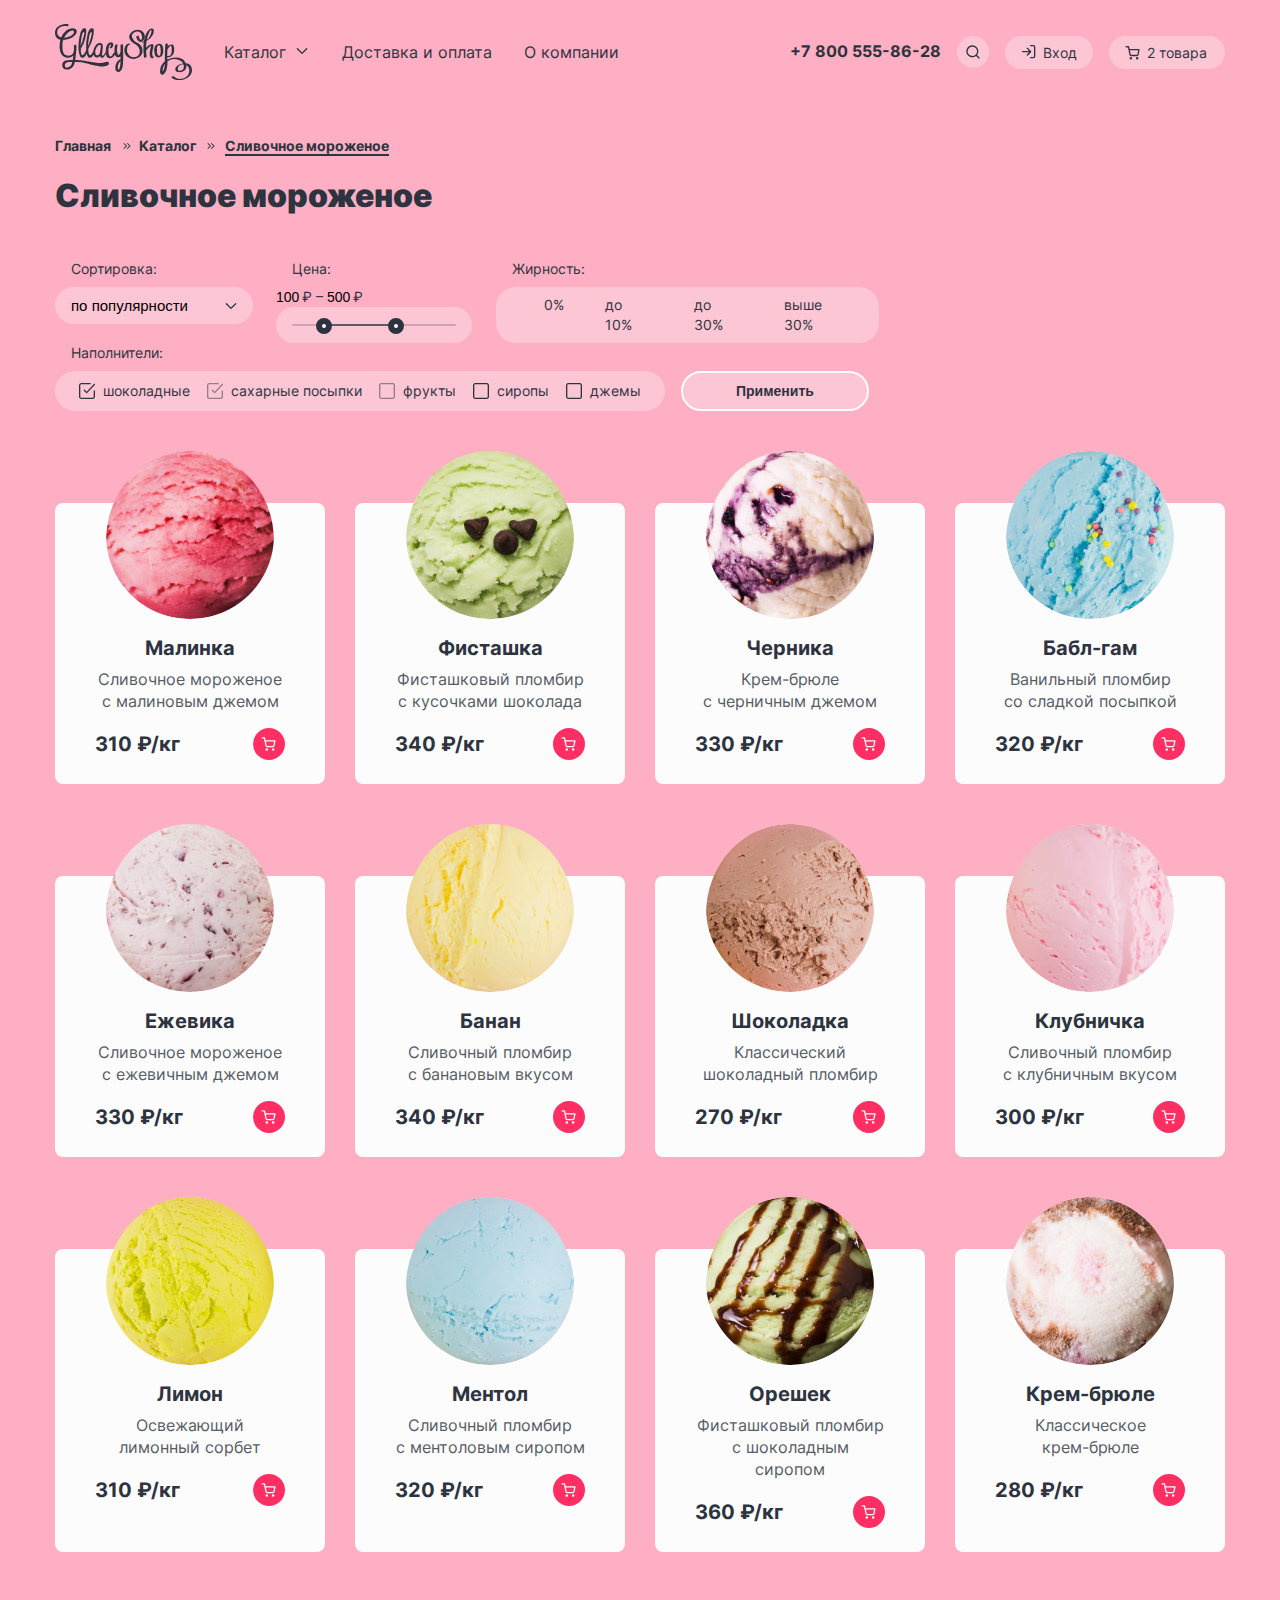
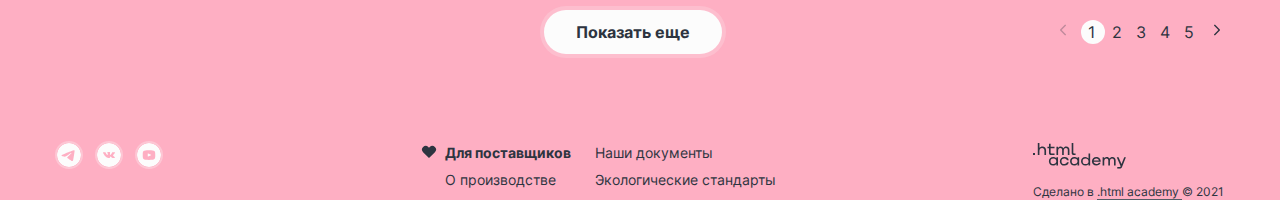
<file: 7/catalog.html>
<!DOCTYPE html>
<html lang="ru">

  <head>
    <meta charset="utf-8">
    <title>Каталог</title>
    <link rel="stylesheet" href="styles/styles.css">
    <base href="https://htmlacademy-htmlcss.github.io/2084479-gllacy-36/7/">
</head>

  <body>
    <div class="page-container">
      <header class="catalog-header">
        <nav class="navigation">
          <a class="navigation-logo" href="index.html">
            <img class="page-header-logo" src="images/logo/logo.svg" width="137" height="55.72" alt="Логотип ГлейсиШоп">
          </a>
          <ul class="navigation-list">
            <li class="navigation-item dropdown">
              <a class="navigation-link dropdown-link" href="#">
                <span class="dropdown-text"> Каталог </span>
                <svg class="dropdown-icon" width="16" height="16" viewBox="0 0 16 16" fill="currentColor"
                  xmlns="http://www.w3.org/2000/svg">
                  <path fill-rule="evenodd" clip-rule="evenodd"
                    d="M3.80799 6.19526C3.54764 5.93491 3.12553 5.93491 2.86518 6.19526C2.60483 6.45561 2.60483 6.87772 2.86518 7.13807L7.52553 11.7984C7.52759 11.8005 7.52967 11.8026 7.53177 11.8047C7.66246 11.9354 7.83392 12.0005 8.00521 12C8.17518 11.9995 8.34498 11.9344 8.47466 11.8047C8.47675 11.8027 8.47881 11.8006 8.48087 11.7985L13.1412 7.13807C13.4016 6.87772 13.4016 6.45561 13.1412 6.19526C12.8809 5.93491 12.4588 5.93491 12.1984 6.19526L8.00321 10.3905L3.80799 6.19526Z" />
                </svg>
              </a>
              <div class="dropdown-block">
                <ul class="dropdown-list">
                  <li class="dropdown-item dropdown-group">
                    <a href="#" class="dropdown-item-link ">Новинки</a>
                  </li>
                  <li class="dropdown-item">
                    <a href="catalog.html" class="dropdown-item-link">Сливочное</a>
                  </li>
                  <li class="dropdown-item">
                    <a href="#" class="dropdown-item-link">Щербеты</a>
                  </li>
                  <li class="dropdown-item">
                    <a href="#" class="dropdown-item-link">Фруктовый лед</a>
                  </li>
                  <li class="dropdown-item">
                    <a href="#" class="dropdown-item-link">Мелорин</a>
                  </li>
                </ul>
              </div>
            </li>

            <li class="navigation-item">
              <a class="navigation-link" href="#">Доставка и оплата </a>
            </li>

            <li class="navigation-item">
              <a class="navigation-link" href="#">О компании </a>
            </li>
          </ul>

          <ul class="navigation-list navigation-user">
            <li class="navigation-item navigation-item-user">
              <a class="navigation-contacts-phone" href="tel:+78005558628">
                +7 800 555-86-28
              </a>
            </li>

            <li class="navigation-item">
              <a class="navigation-link navigation-link-search" href="#">
                <svg class="search-icon" aria-hidden="true" focusable="false" width="16" height="16" fill="none"
                  viewBox="0 0 16 16" xmlns="http://www.w3.org/2000/svg">
                  <path fill="#2D3440" fill-rule="evenodd"
                    d="M2.663 7.33a4.667 4.667 0 1 1 8.028 3.238.683.683 0 0 0-.123.123A4.667 4.667 0 0 1 2.664 7.33Zm8.412 4.688a6 6 0 1 1 .943-.943l2.45 2.45a.667.667 0 1 1-.943.943l-2.45-2.45Z"
                    clip-rule="evenodd" />
                </svg>
                <span class="visually-hidden">Поиск</span>
              </a>
            </li>

            <li class="navigation-item">
              <a class="navigation-link navigation-link-login" href="#">
                <svg class="login-icon" aria-hidden="true" focusable="false" width="16" height="16" fill="none"
                  viewBox="0 0 16 16" xmlns="http://www.w3.org/2000/svg">
                  <path fill="#2D3440" fill-rule="evenodd"
                    d="M9 1.667C9 1.298 9.298 1 9.667 1h2.666a2 2 0 0 1 2 2v9.333a2 2 0 0 1-2 2H9.667a.667.667 0 1 1 0-1.333h2.666a.666.666 0 0 0 .667-.667V3a.666.666 0 0 0-.667-.667H9.667A.667.667 0 0 1 9 1.667ZM5.862 3.862c.26-.26.682-.26.943 0l3.329 3.329a.69.69 0 0 1 .129.177.664.664 0 0 1-.13.775L6.806 11.47a.667.667 0 1 1-.943-.942l2.195-2.196h-6.39a.667.667 0 1 1 0-1.333h6.39L5.862 4.805a.667.667 0 0 1 0-.943Z"
                    clip-rule="evenodd" />
                </svg> Вход
              </a>
            </li>

            <li class="navigation-item">
              <a class="navigation-link navigation-link-card" href="#">
                <svg class="card-navigation-icon" aria-hidden="true" focusable="false" width="16" height="17"
                  fill="none" viewBox="0 0 16 17" xmlns="http://www.w3.org/2000/svg">
                  <path fill="#2D3440" fill-rule="evenodd"
                    d="M1.167 2.108a.667.667 0 0 0 0 1.333h1.77l.468 2.336a.664.664 0 0 0 .011.053l.967 4.833a1.825 1.825 0 0 0 1.819 1.47h5.62a1.826 1.826 0 0 0 1.819-1.47l.001-.005.927-4.861a.667.667 0 0 0-.655-.792H4.611l-.473-2.361a.667.667 0 0 0-.654-.536H1.167Zm4.524 8.294-.813-4.064h8.23l-.775 4.067a.492.492 0 0 1-.492.395H6.183a.492.492 0 0 1-.492-.397Zm-1.134 3.961a1.246 1.246 0 1 1 2.492 0 1.246 1.246 0 0 1-2.492 0Zm6.374 0a1.246 1.246 0 1 1 2.491 0 1.246 1.246 0 0 1-2.491 0Z"
                    clip-rule="evenodd" />
                </svg>
                <span class="visually-hidden"> Корзина </span>
                <span class="full-card"> 2 товара </span>
                <!-- <span class="empty-card">Нет товаров</span> -->
              </a>
            </li>
          </ul>
        </nav>
      </header>

      <main class="main-container">
        <h1 class="visually-hidden">
          Каталог товаров магазина мороженого Глейси
        </h1>
        <header class="inner-header">
          <ol class="breadcrumbs">
            <li class="breadcrumbs-item">
              <a class="breadcrumbs-link" href="index.html">Главная</a>
            </li>

            <li class="breadcrumbs-item">
              <a class="breadcrumbs-link catalog-link" href="catalog.html">Каталог</a>
            </li>

            <li class="breadcrumbs-item">
              <a class="breadcrumbs-link active-link">Сливочное мороженое</a>
            </li>
          </ol>

          <h2 class="catalog-page-title">Сливочное мороженое</h2>
        </header>

        <section class="catalog-filter">
          <h2 class="visually-hidden">Форма выбора товара</h2>
          <form class="catalog-filter" action="https://echo.htmlacademy.ru/" method="get">
            <fieldset class="catalog-filter-group sorting">
              <legend class="catalog-filter-title">Сортировка:</legend>
              <select class="select-control" aria-label="Сортировка">
                <option value="popular">по популярности</option>
                <option value="cheap">сначала дешёвое</option>
                <option value="expensive">сначала дорогое</option>
              </select>
            </fieldset>

            <fieldset class="catalog-filter-group price">
              <legend class="catalog-filter-title">Цена:</legend>
              <div class="filter-wrapper-price">
                <input class="range-input" name="min-price" type="number" value="100">₽ &ndash;
                <input class="range-input" name="max-price" type="number" value="500">₽
              </div>
              <div class="range">
                <div class="range-scale">
                  <div class="range-value" style="left: 36px; width: 68px">
                    <button class="range-handler range-handler-min">
                      <span class="visually-hidden">Установить нижний предел цены</span>
                    </button>
                    <button class="range-handler range-handler-max">
                      <span class="visually-hidden">Установить верхний предел цены</span>
                    </button>
                  </div>
                </div>
              </div>
            </fieldset>

            <fieldset class="catalog-filter-group fat">
              <legend class="catalog-filter-title">Жирность:</legend>
              <ul class="catalog-filter-list">
                <li class="catalog-filter-item">
                  <label class="control">
                    <input class="visually-hidden control-input" type="radio" name="product-group" value="0%">

                    <span class="control-label"> 0% </span>
                  </label>
                </li>
                <li class="catalog-filter-item">
                  <label class="control">
                    <input class="visually-hidden control-input" type="radio" name="product-group" value="to 10%"
                      checked>
                    <span class="control-label"> до 10% </span>
                  </label>
                </li>

                <li class="catalog-filter-item">
                  <label class="control">
                    <input class="visually-hidden control-input" type="radio" name="product-group" value="to 30%">
                    <span class="control-label">до 30%</span>
                  </label>
                </li>

                <li class="catalog-filter-item">
                  <label class="control">
                    <input class="visually-hidden control-input" type="radio" name="product-group" value="above 30%">
                    <span class="control-label">выше 30%</span>
                  </label>
                </li>
              </ul>
            </fieldset>

            <fieldset class="fillers-filter-group">
              <legend class="catalog-filter-title">Наполнители:</legend>
              <ul class="fillers-filter-list">
                <li class="fillers-filter-item">
                  <label class="control">
                    <input class="visually-hidden control-input-checkbox" type="checkbox" name="chocolate" checked>
                    <span class="control-mark"></span>
                    <span> шоколадные </span>
                  </label>
                </li>

                <li class="catalog-filter-item">
                  <label class="control">
                    <input class="visually-hidden control-input-checkbox" type="checkbox" name="sugar-sprinkle" checked disabled>
                    <span class="control-mark"></span>
                    <span> сахарные посыпки </span>
                  </label>
                </li>

                <li class="catalog-filter-item">
                  <label class="control">
                    <input class="visually-hidden control-input-checkbox" type="checkbox" name="fruit" disabled>
                    <span class="control-mark"></span>
                    <span> фрукты </span>
                  </label>
                </li>

                <li class="catalog-filter-item">
                  <label class="control">
                    <input class="visually-hidden control-input-checkbox" type="checkbox" name="syrups">
                    <span class="control-mark"></span>
                    <span> сиропы </span>
                  </label>
                </li>

                <li class="catalog-filter-item">
                  <label class="control">
                    <input class="visually-hidden control-input-checkbox" type="checkbox" name="jams">
                    <span class="control-mark"></span>
                    <span> джемы </span>
                  </label>
                </li>
              </ul>
            </fieldset>

            <button class="filter-button" type="submit">Применить</button>
          </form>
        </section>

        <section class="selected-products">
          <h2 class="visually-hidden">Список выбранных товаров</h2>
          <ul class="products-list">
            <li class="product-card">
              <a class="product-card-link" href="#">
                <img class="product-card-image" src="images/catalog/raspberry.jpg" width="168" height="168"
                  alt="Шарик мороженого">
                <h3 class="product-card-title">Малинка</h3>
              </a>
              <p class="description-icecream">Сливочное мороженое с малиновым джемом</p>
              <div class="price-wrapper">
                <b class="product-card-price">310 ₽/кг</b>
                <a class="button-card" href="#">
                  <svg class="card-icon" aria-hidden="true" focusable="false" width="16" height="16" fill="currentColor"
                    viewBox="0 0 16 16" xmlns="http://www.w3.org/2000/svg">
                    <path fill-rule="evenodd"
                      d="M1.167 1.25a.667.667 0 0 0 0 1.333h1.77l.468 2.336a.664.664 0 0 0 .011.053l.967 4.833a1.825 1.825 0 0 0 1.819 1.47h5.62a1.826 1.826 0 0 0 1.819-1.47l.001-.005.927-4.861a.667.667 0 0 0-.655-.792H4.611l-.473-2.361a.667.667 0 0 0-.654-.536H1.167ZM5.69 9.544 4.878 5.48h8.23l-.775 4.067a.492.492 0 0 1-.492.395H6.183a.492.492 0 0 1-.492-.397Zm-1.134 3.961a1.246 1.246 0 1 1 2.492 0 1.246 1.246 0 0 1-2.492 0Zm6.374 0a1.246 1.246 0 1 1 2.491 0 1.246 1.246 0 0 1-2.491 0Z"
                      clip-rule="evenodd" />
                  </svg>
                  <span class="visually-hidden">Добавить в корзину</span>
                </a>
              </div>
            </li>

            <li class="product-card">
              <a class="product-card-link" href="#">
                <img class="product-card-image" src="images/catalog/pistachio.jpg" width="168" height="168"
                  alt="Шарик мороженого">
                <h3 class="product-card-title">Фисташка</h3>
              </a>
              <p class="description-icecream">Фисташковый пломбир с кусочками шоколада</p>
              <div class="price-wrapper">
                <b class="product-card-price">340 ₽/кг</b>
                <a class="button-card" href="#">
                  <svg class="card-icon" aria-hidden="true" focusable="false" width="16" height="16" fill="currentColor"
                    viewBox="0 0 16 16" xmlns="http://www.w3.org/2000/svg">
                    <path fill-rule="evenodd"
                      d="M1.167 1.25a.667.667 0 0 0 0 1.333h1.77l.468 2.336a.664.664 0 0 0 .011.053l.967 4.833a1.825 1.825 0 0 0 1.819 1.47h5.62a1.826 1.826 0 0 0 1.819-1.47l.001-.005.927-4.861a.667.667 0 0 0-.655-.792H4.611l-.473-2.361a.667.667 0 0 0-.654-.536H1.167ZM5.69 9.544 4.878 5.48h8.23l-.775 4.067a.492.492 0 0 1-.492.395H6.183a.492.492 0 0 1-.492-.397Zm-1.134 3.961a1.246 1.246 0 1 1 2.492 0 1.246 1.246 0 0 1-2.492 0Zm6.374 0a1.246 1.246 0 1 1 2.491 0 1.246 1.246 0 0 1-2.491 0Z"
                      clip-rule="evenodd" />
                  </svg>
                  <span class="visually-hidden">Добавить в корзину</span>
                </a>
              </div>
            </li>

            <li class="product-card">
              <a class="product-card-link" href="#">
                <img class="product-card-image" src="images/catalog/blueberries.jpg" width="168" height="168"
                  alt="Шарик мороженого">
                <h3 class="product-card-title">Черника</h3>
              </a>
              <p class="description-icecream">Крем-брюле <br> с черничным джемом</p>
              <div class="price-wrapper">
                <b class="product-card-price">330 ₽/кг</b>
                <a class="button-card" href="#">
                  <svg class="card-icon" aria-hidden="true" focusable="false" width="16" height="16" fill="currentColor"
                    viewBox="0 0 16 16" xmlns="http://www.w3.org/2000/svg">
                    <path fill-rule="evenodd"
                      d="M1.167 1.25a.667.667 0 0 0 0 1.333h1.77l.468 2.336a.664.664 0 0 0 .011.053l.967 4.833a1.825 1.825 0 0 0 1.819 1.47h5.62a1.826 1.826 0 0 0 1.819-1.47l.001-.005.927-4.861a.667.667 0 0 0-.655-.792H4.611l-.473-2.361a.667.667 0 0 0-.654-.536H1.167ZM5.69 9.544 4.878 5.48h8.23l-.775 4.067a.492.492 0 0 1-.492.395H6.183a.492.492 0 0 1-.492-.397Zm-1.134 3.961a1.246 1.246 0 1 1 2.492 0 1.246 1.246 0 0 1-2.492 0Zm6.374 0a1.246 1.246 0 1 1 2.491 0 1.246 1.246 0 0 1-2.491 0Z"
                      clip-rule="evenodd" />
                  </svg>
                  <span class="visually-hidden">Добавить в корзину</span>
                </a>
              </div>
            </li>

            <li class="product-card">
              <a class="product-card-link" href="#">
                <img class="product-card-image" src="images/catalog/bubble-gum.jpg" width="168" height="168"
                  alt="Шарик мороженого">
                <h3 class="product-card-title">Бабл-гам</h3>
              </a>
              <p class="description-icecream">Ванильный пломбир <br> со сладкой посыпкой</p>
              <div class="price-wrapper">
                <b class="product-card-price">320 ₽/кг</b>
                <a class="button-card" href="#">
                  <svg class="card-icon" aria-hidden="true" focusable="false" width="16" height="16" fill="currentColor"
                    viewBox="0 0 16 16" xmlns="http://www.w3.org/2000/svg">
                    <path fill-rule="evenodd"
                      d="M1.167 1.25a.667.667 0 0 0 0 1.333h1.77l.468 2.336a.664.664 0 0 0 .011.053l.967 4.833a1.825 1.825 0 0 0 1.819 1.47h5.62a1.826 1.826 0 0 0 1.819-1.47l.001-.005.927-4.861a.667.667 0 0 0-.655-.792H4.611l-.473-2.361a.667.667 0 0 0-.654-.536H1.167ZM5.69 9.544 4.878 5.48h8.23l-.775 4.067a.492.492 0 0 1-.492.395H6.183a.492.492 0 0 1-.492-.397Zm-1.134 3.961a1.246 1.246 0 1 1 2.492 0 1.246 1.246 0 0 1-2.492 0Zm6.374 0a1.246 1.246 0 1 1 2.491 0 1.246 1.246 0 0 1-2.491 0Z"
                      clip-rule="evenodd" />
                  </svg>
                  <span class="visually-hidden">Добавить в корзину</span>
                </a>
              </div>
            </li>

            <li class="product-card">
              <a class="product-card-link" href="#">
                <img class="product-card-image" src="images/catalog/blackberry.jpg" width="168" height="168"
                  alt="Шарик мороженого">
                <h3 class="product-card-title">Ежевика</h3>
              </a>
              <p class="description-icecream">Сливочное мороженое с ежевичным джемом</p>
              <div class="price-wrapper">
                <b class="product-card-price">330 ₽/кг</b>
                <a class="button-card" href="#">
                  <svg class="card-icon" aria-hidden="true" focusable="false" width="16" height="16" fill="currentColor"
                    viewBox="0 0 16 16" xmlns="http://www.w3.org/2000/svg">
                    <path fill-rule="evenodd"
                      d="M1.167 1.25a.667.667 0 0 0 0 1.333h1.77l.468 2.336a.664.664 0 0 0 .011.053l.967 4.833a1.825 1.825 0 0 0 1.819 1.47h5.62a1.826 1.826 0 0 0 1.819-1.47l.001-.005.927-4.861a.667.667 0 0 0-.655-.792H4.611l-.473-2.361a.667.667 0 0 0-.654-.536H1.167ZM5.69 9.544 4.878 5.48h8.23l-.775 4.067a.492.492 0 0 1-.492.395H6.183a.492.492 0 0 1-.492-.397Zm-1.134 3.961a1.246 1.246 0 1 1 2.492 0 1.246 1.246 0 0 1-2.492 0Zm6.374 0a1.246 1.246 0 1 1 2.491 0 1.246 1.246 0 0 1-2.491 0Z"
                      clip-rule="evenodd" />
                  </svg>
                  <span class="visually-hidden">Добавить в корзину</span>
                </a>
              </div>
            </li>

            <li class="product-card">
              <a class="product-card-link" href="#">
                <img class="product-card-image" src="images/catalog/banana.jpg" width="168" height="168"
                  alt="Шарик мороженого">
                <h3 class="product-card-title">Банан</h3>
              </a>
              <p class="description-icecream">Сливочный пломбир <br> с банановым вкусом</p>
              <div class="price-wrapper">
                <b class="product-card-price">340 ₽/кг</b>
                <a class="button-card" href="#">
                  <svg class="card-icon" aria-hidden="true" focusable="false" width="16" height="16" fill="currentColor"
                    viewBox="0 0 16 16" xmlns="http://www.w3.org/2000/svg">
                    <path fill-rule="evenodd"
                      d="M1.167 1.25a.667.667 0 0 0 0 1.333h1.77l.468 2.336a.664.664 0 0 0 .011.053l.967 4.833a1.825 1.825 0 0 0 1.819 1.47h5.62a1.826 1.826 0 0 0 1.819-1.47l.001-.005.927-4.861a.667.667 0 0 0-.655-.792H4.611l-.473-2.361a.667.667 0 0 0-.654-.536H1.167ZM5.69 9.544 4.878 5.48h8.23l-.775 4.067a.492.492 0 0 1-.492.395H6.183a.492.492 0 0 1-.492-.397Zm-1.134 3.961a1.246 1.246 0 1 1 2.492 0 1.246 1.246 0 0 1-2.492 0Zm6.374 0a1.246 1.246 0 1 1 2.491 0 1.246 1.246 0 0 1-2.491 0Z"
                      clip-rule="evenodd" />
                  </svg>
                  <span class="visually-hidden">Добавить в корзину</span>
                </a>
              </div>
            </li>

            <li class="product-card">
              <a class="product-card-link" href="#">
                <img class="product-card-image" src="images/catalog/chocolate.jpg" width="168" height="168"
                  alt="Шарик мороженого">
                <h3 class="product-card-title">Шоколадка</h3>
              </a>
              <p class="description-icecream">Классический шоколадный пломбир</p>
              <div class="price-wrapper">
                <b class="product-card-price">270 ₽/кг</b>
                <a class="button-card" href="#">
                  <svg class="card-icon" aria-hidden="true" focusable="false" width="16" height="16" fill="currentColor"
                    viewBox="0 0 16 16" xmlns="http://www.w3.org/2000/svg">
                    <path fill-rule="evenodd"
                      d="M1.167 1.25a.667.667 0 0 0 0 1.333h1.77l.468 2.336a.664.664 0 0 0 .011.053l.967 4.833a1.825 1.825 0 0 0 1.819 1.47h5.62a1.826 1.826 0 0 0 1.819-1.47l.001-.005.927-4.861a.667.667 0 0 0-.655-.792H4.611l-.473-2.361a.667.667 0 0 0-.654-.536H1.167ZM5.69 9.544 4.878 5.48h8.23l-.775 4.067a.492.492 0 0 1-.492.395H6.183a.492.492 0 0 1-.492-.397Zm-1.134 3.961a1.246 1.246 0 1 1 2.492 0 1.246 1.246 0 0 1-2.492 0Zm6.374 0a1.246 1.246 0 1 1 2.491 0 1.246 1.246 0 0 1-2.491 0Z"
                      clip-rule="evenodd" />
                  </svg>
                  <span class="visually-hidden">Добавить в корзину</span>
                </a>
              </div>
            </li>

            <li class="product-card">
              <a class="product-card-link" href="#">
                <img class="product-card-image" src="images/catalog/strawberry.jpg" width="168" height="168"
                  alt="Шарик мороженого">
                <h3 class="product-card-title">Клубничка</h3>
              </a>
              <p class="description-icecream">Сливочный пломбир <br> с клубничным вкусом</p>
              <div class="price-wrapper">
                <b class="product-card-price">300 ₽/кг</b>
                <a class="button-card" href="#">
                  <svg class="card-icon" aria-hidden="true" focusable="false" width="16" height="16" fill="currentColor"
                    viewBox="0 0 16 16" xmlns="http://www.w3.org/2000/svg">
                    <path fill-rule="evenodd"
                      d="M1.167 1.25a.667.667 0 0 0 0 1.333h1.77l.468 2.336a.664.664 0 0 0 .011.053l.967 4.833a1.825 1.825 0 0 0 1.819 1.47h5.62a1.826 1.826 0 0 0 1.819-1.47l.001-.005.927-4.861a.667.667 0 0 0-.655-.792H4.611l-.473-2.361a.667.667 0 0 0-.654-.536H1.167ZM5.69 9.544 4.878 5.48h8.23l-.775 4.067a.492.492 0 0 1-.492.395H6.183a.492.492 0 0 1-.492-.397Zm-1.134 3.961a1.246 1.246 0 1 1 2.492 0 1.246 1.246 0 0 1-2.492 0Zm6.374 0a1.246 1.246 0 1 1 2.491 0 1.246 1.246 0 0 1-2.491 0Z"
                      clip-rule="evenodd" />
                  </svg>
                  <span class="visually-hidden">Добавить в корзину</span>
                </a>
              </div>
            </li>

            <li class="product-card">
              <a class="product-card-link" href="#">
                <img class="product-card-image" src="images/catalog/lemon.jpg" width="168" height="168"
                  alt="Шарик мороженого">
                <h3 class="product-card-title">Лимон</h3>
              </a>
              <p class="description-icecream">Освежающий лимонный сорбет</p>
              <div class="price-wrapper">
                <b class="product-card-price">310 ₽/кг</b>
                <a class="button-card" href="#">
                  <svg class="card-icon" aria-hidden="true" focusable="false" width="16" height="16" fill="currentColor"
                    viewBox="0 0 16 16" xmlns="http://www.w3.org/2000/svg">
                    <path fill-rule="evenodd"
                      d="M1.167 1.25a.667.667 0 0 0 0 1.333h1.77l.468 2.336a.664.664 0 0 0 .011.053l.967 4.833a1.825 1.825 0 0 0 1.819 1.47h5.62a1.826 1.826 0 0 0 1.819-1.47l.001-.005.927-4.861a.667.667 0 0 0-.655-.792H4.611l-.473-2.361a.667.667 0 0 0-.654-.536H1.167ZM5.69 9.544 4.878 5.48h8.23l-.775 4.067a.492.492 0 0 1-.492.395H6.183a.492.492 0 0 1-.492-.397Zm-1.134 3.961a1.246 1.246 0 1 1 2.492 0 1.246 1.246 0 0 1-2.492 0Zm6.374 0a1.246 1.246 0 1 1 2.491 0 1.246 1.246 0 0 1-2.491 0Z"
                      clip-rule="evenodd" />
                  </svg>
                  <span class="visually-hidden">Добавить в корзину</span>
                </a>
              </div>
            </li>

            <li class="product-card">
              <a class="product-card-link" href="#">
                <img class="product-card-image" src="images/catalog/menthol.jpg" width="168" height="168"
                  alt="Шарик мороженого">
                <h3 class="product-card-title">Ментол</h3>
              </a>
              <p class="description-icecream">Сливочный пломбир <br> с ментоловым сиропом</p>
              <div class="price-wrapper">
                <b class="product-card-price">320 ₽/кг</b>
                <a class="button-card" href="#">
                  <svg class="card-icon" aria-hidden="true" focusable="false" width="16" height="16" fill="currentColor"
                    viewBox="0 0 16 16" xmlns="http://www.w3.org/2000/svg">
                    <path fill-rule="evenodd"
                      d="M1.167 1.25a.667.667 0 0 0 0 1.333h1.77l.468 2.336a.664.664 0 0 0 .011.053l.967 4.833a1.825 1.825 0 0 0 1.819 1.47h5.62a1.826 1.826 0 0 0 1.819-1.47l.001-.005.927-4.861a.667.667 0 0 0-.655-.792H4.611l-.473-2.361a.667.667 0 0 0-.654-.536H1.167ZM5.69 9.544 4.878 5.48h8.23l-.775 4.067a.492.492 0 0 1-.492.395H6.183a.492.492 0 0 1-.492-.397Zm-1.134 3.961a1.246 1.246 0 1 1 2.492 0 1.246 1.246 0 0 1-2.492 0Zm6.374 0a1.246 1.246 0 1 1 2.491 0 1.246 1.246 0 0 1-2.491 0Z"
                      clip-rule="evenodd" />
                  </svg>
                  <span class="visually-hidden">Добавить в корзину</span>
                </a>
              </div>
            </li>

            <li class="product-card">
              <a class="product-card-link" href="#">
                <img class="product-card-image" src="images/catalog/nut.jpg" width="168" height="168"
                  alt="Шарик мороженого">
                <h3 class="product-card-title">Орешек</h3>
              </a>
              <p class="description-icecream">Фисташковый пломбир с шоколадным сиропом</p>
              <div class="price-wrapper">
                <b class="product-card-price">360 ₽/кг</b>
                <a class="button-card" href="#">
                  <svg class="card-icon" aria-hidden="true" focusable="false" width="16" height="16" fill="currentColor"
                    viewBox="0 0 16 16" xmlns="http://www.w3.org/2000/svg">
                    <path fill-rule="evenodd"
                      d="M1.167 1.25a.667.667 0 0 0 0 1.333h1.77l.468 2.336a.664.664 0 0 0 .011.053l.967 4.833a1.825 1.825 0 0 0 1.819 1.47h5.62a1.826 1.826 0 0 0 1.819-1.47l.001-.005.927-4.861a.667.667 0 0 0-.655-.792H4.611l-.473-2.361a.667.667 0 0 0-.654-.536H1.167ZM5.69 9.544 4.878 5.48h8.23l-.775 4.067a.492.492 0 0 1-.492.395H6.183a.492.492 0 0 1-.492-.397Zm-1.134 3.961a1.246 1.246 0 1 1 2.492 0 1.246 1.246 0 0 1-2.492 0Zm6.374 0a1.246 1.246 0 1 1 2.491 0 1.246 1.246 0 0 1-2.491 0Z"
                      clip-rule="evenodd" />
                  </svg>
                  <span class="visually-hidden">Добавить в корзину</span>
                </a>
              </div>
            </li>

            <li class="product-card">
              <a class="product-card-link" href="#">
                <img class="product-card-image" src="images/catalog/creme-brulee.jpg" width="168" height="168"
                  alt="Шарик мороженого">
                <h3 class="product-card-title">Крем-брюле</h3>
              </a>
              <p class="description-icecream">Классическое <br> крем-брюле</p>
              <div class="price-wrapper">
                <b class="product-card-price">280 ₽/кг</b>
                <a class="button-card" href="#">
                  <svg class="card-icon" aria-hidden="true" focusable="false" width="16" height="16" fill="currentColor"
                    viewBox="0 0 16 16" xmlns="http://www.w3.org/2000/svg">
                    <path fill-rule="evenodd"
                      d="M1.167 1.25a.667.667 0 0 0 0 1.333h1.77l.468 2.336a.664.664 0 0 0 .011.053l.967 4.833a1.825 1.825 0 0 0 1.819 1.47h5.62a1.826 1.826 0 0 0 1.819-1.47l.001-.005.927-4.861a.667.667 0 0 0-.655-.792H4.611l-.473-2.361a.667.667 0 0 0-.654-.536H1.167ZM5.69 9.544 4.878 5.48h8.23l-.775 4.067a.492.492 0 0 1-.492.395H6.183a.492.492 0 0 1-.492-.397Zm-1.134 3.961a1.246 1.246 0 1 1 2.492 0 1.246 1.246 0 0 1-2.492 0Zm6.374 0a1.246 1.246 0 1 1 2.491 0 1.246 1.246 0 0 1-2.491 0Z"
                      clip-rule="evenodd" />
                  </svg>
                  <span class="visually-hidden">Добавить в корзину</span>
                </a>
              </div>
            </li>
          </ul>

          <div class="pagination">
            <a class="button pagination-show-more" href="#">Показать еще</a>

            <ul class="pagination-list">
              <li class="pagination-item">
                <a class="pagination-link">
                  <svg class="pagination-prev pagination-disabled" aria-hidden="true" focusable="false" width="16"
                    height="16" viewBox="0 0 16 16" fill="none" xmlns="http://www.w3.org/2000/svg">
                    <path fill-rule="evenodd" clip-rule="evenodd"
                      d="M9.80335 3.80515C10.063 3.54545 10.063 3.12439 9.80335 2.8647C9.54365 2.605 9.12259 2.605 8.8629 2.8647L4.19482 7.53277C3.93597 7.79162 3.93512 8.21075 4.19226 8.47065C4.19342 8.47183 4.19459 8.47301 4.19576 8.47418L8.86384 13.1423C9.12354 13.402 9.54459 13.402 9.80429 13.1423C10.064 12.8826 10.064 12.4615 9.80429 12.2018L5.60549 8.00301L9.80335 3.80515Z"
                      fill="#2D3440" />
                  </svg>
                  <span class="visually-hidden">Предыдущая страница</span>
                </a>
              </li>
              <li class="pagination-item">
                <a class="pagination-link pagination-current">1</a>
              </li>
              <li class="pagination-item">
                <a class="pagination-link" href="#">2</a>
              </li>
              <li class="pagination-item">
                <a class="pagination-link" href="#">3</a>
              </li>
              <li class="pagination-item">
                <a class="pagination-link" href="#">4</a>
              </li>
              <li class="pagination-item">
                <a class="pagination-link" href="#">5</a>
              </li>
              <li class="pagination-item">
                <a class="pagination-link" href="#">
                  <svg class="pagination-next" aria-hidden="true" focusable="false" width="16" height="16"
                    viewBox="0 0 16 16" fill="none" xmlns="http://www.w3.org/2000/svg">
                    <path fill-rule="evenodd" clip-rule="evenodd"
                      d="M7.13526 2.8647C6.87557 2.605 6.45451 2.605 6.19481 2.8647C5.93511 3.12439 5.93511 3.54545 6.19481 3.80515L10.3961 8.00643L6.19477 12.2077C5.93508 12.4674 5.93508 12.8885 6.19477 13.1482C6.45447 13.4079 6.87553 13.4079 7.13523 13.1482L11.8039 8.47949C11.8049 8.47855 11.8058 8.47761 11.8068 8.47666C12.0665 8.21696 12.0665 7.79591 11.8068 7.53621L7.13526 2.8647Z"
                      fill="#2D3440" />
                  </svg>
                  <span class="visually-hidden">Следующая страница</span>
                </a>
              </li>
            </ul>
          </div>
        </section>
      </main>

      <footer class="catalog-footer">
        <div class="page-footer-container">
          <section class="footer-social">
            <h2 class="visually-hidden">Социальные сети</h2>
            <ul class="footer-social-list">
              <li class="footer-social-item">
                <a class="social-link social-link-tg" href="https://t.me/htmlacademy">
                  <span class="visually-hidden">Телеграм </span>
                </a>
              </li>

              <li class="footer-social-item">
                <a class="social-link social-link-vk" href="https://vk.com/htmlacademy">
                  <span class="visually-hidden">ВКонтакте </span>
                </a>
              </li>

              <li class="footer-social-item">
                <a class="social-link social-link-yt" href="https://www.youtube.com/user/htmlacademyru">
                  <span class="visually-hidden"> Youtube </span>
                </a>
              </li>
            </ul>
          </section>

          <section class="page-footer">
            <h2 class="visually-hidden">Дополнительная информация</h2>
            <ul class="footer-info-list">
              <li class="footer-info-item">
                <a class="info-link link-bold" href="#"> Для поставщиков </a>
              </li>

              <li class="footer-info-item">
                <a class="info-link" href=" #"> Наши документы </a>
              </li>

              <li class="footer-info-item">
                <a class="info-link" href=" #"> О производстве </a>
              </li>

              <li class="footer-info-item">
                <a class="info-link" href=" #"> Экологические стандарты </a>
              </li>
            </ul>
          </section>

          <section class="footer-index">
            <h2 class="visually-hidden">Логотип htmlacademy</h2>
            <a href="https://htmlacademy.ru/" class="logo-link">
              <img class="logo-htmlacademy" src="images/logo/logo-htmlacademy.svg" width="93" height="26.71"
                alt="Логотип htmlacademy">
            </a>

            <p class="footer-text">
              Сделано в
              <a class="htmlacademy-link" href="https://htmlacademy.ru/">.html academy
              </a>
              © 2021
            </p>
          </section>
        </div>
      </footer>
    </div>
    <script src="./scripts/script.js"></script>
  </body>

</html>
</file>
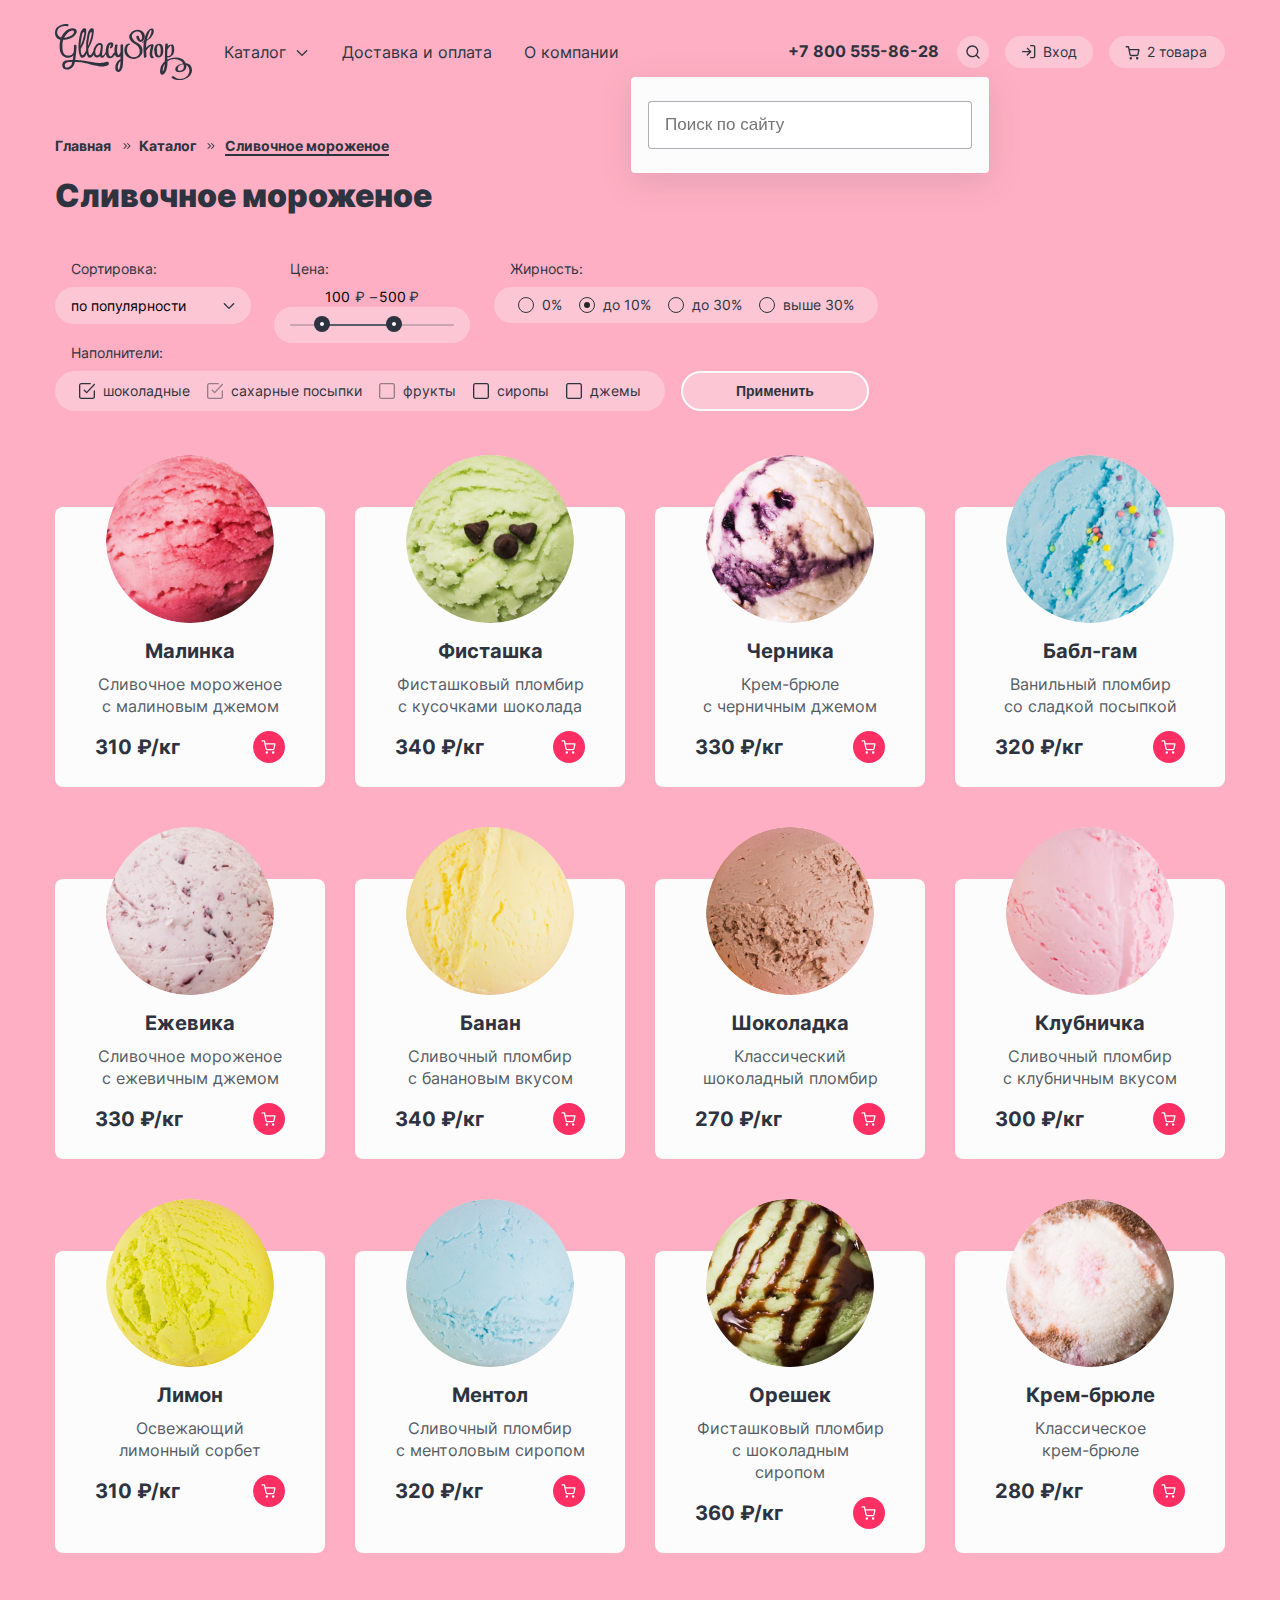
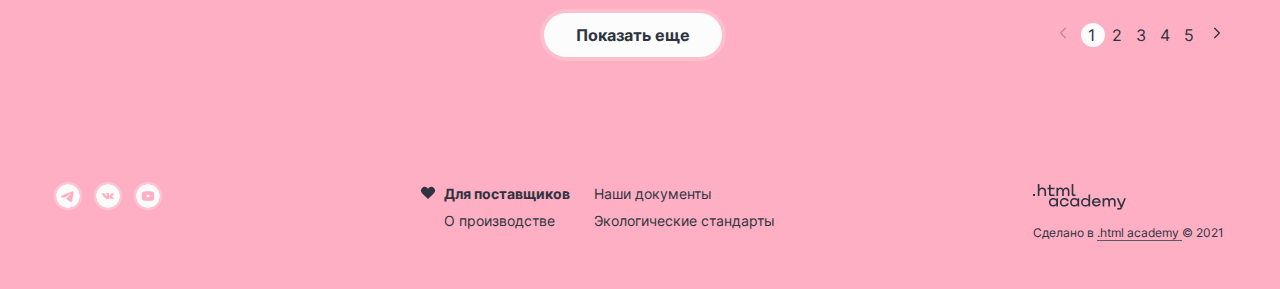
<file: 8/catalog.html>
<!DOCTYPE html>
<html lang="ru">

  <head>
    <meta charset="utf-8">
    <title>Каталог</title>
    <link rel="icon" href="../2084479-gllacy-36/images/icons/favicon.svg"> <!-- 32×32 -->
    <link rel="stylesheet" href="styles/styles.css">
    <base href="https://htmlacademy-htmlcss.github.io/2084479-gllacy-36/8/">
</head>

  <body>
    <div class="page-container">
      <header class="catalog-header">
        <nav class="navigation">
          <a class="navigation-logo" href="index.html">
            <img class="page-header-logo" src="images/logo/logo.svg" width="137" height="55.72" alt="Логотип ГлейсиШоп">
          </a>
          <ul class="navigation-list">
            <li class="navigation-item dropdown">
              <a class="navigation-link dropdown-link" href="#">
                <span class="dropdown-text"> Каталог </span>
                <svg class="dropdown-icon" width="16" height="16" viewBox="0 0 16 16" fill="currentColor"
                  xmlns="http://www.w3.org/2000/svg">
                  <path fill-rule="evenodd" clip-rule="evenodd"
                    d="M3.80799 6.19526C3.54764 5.93491 3.12553 5.93491 2.86518 6.19526C2.60483 6.45561 2.60483 6.87772 2.86518 7.13807L7.52553 11.7984C7.52759 11.8005 7.52967 11.8026 7.53177 11.8047C7.66246 11.9354 7.83392 12.0005 8.00521 12C8.17518 11.9995 8.34498 11.9344 8.47466 11.8047C8.47675 11.8027 8.47881 11.8006 8.48087 11.7985L13.1412 7.13807C13.4016 6.87772 13.4016 6.45561 13.1412 6.19526C12.8809 5.93491 12.4588 5.93491 12.1984 6.19526L8.00321 10.3905L3.80799 6.19526Z" />
                </svg>
              </a>
              <div class="dropdown-block">
                <ul class="dropdown-list">
                  <li class="dropdown-item dropdown-group">
                    <a href="#" class="dropdown-item-link ">Новинки</a>
                  </li>
                  <li class="dropdown-item dropdown-item-current">
                    <a href="catalog.html" class="dropdown-item-link">Сливочное</a>
                  </li>
                  <li class="dropdown-item">
                    <a href="#" class="dropdown-item-link">Щербеты</a>
                  </li>
                  <li class="dropdown-item">
                    <a href="#" class="dropdown-item-link">Фруктовый лед</a>
                  </li>
                  <li class="dropdown-item">
                    <a href="#" class="dropdown-item-link">Мелорин</a>
                  </li>
                </ul>
              </div>
            </li>

            <li class="navigation-item">
              <a class="navigation-link" href="#">Доставка и оплата </a>
            </li>

            <li class="navigation-item">
              <a class="navigation-link" href="#">О компании </a>
            </li>
          </ul>

          <ul class="navigation-list navigation-user">
            <li class="navigation-item navigation-item-user">
              <a class="navigation-contacts-phone" href="tel:+78005558628">
                +7 800 555-86-28
              </a>
            </li>

            <li class="navigation-item">
              <a class="navigation-link navigation-link-search" href="#">
                <svg class="search-icon" aria-hidden="true" focusable="false" width="16" height="16" fill="currentColor"
                  viewBox="0 0 16 16" xmlns="http://www.w3.org/2000/svg">
                  <path fill-rule="evenodd"
                    d="M2.663 7.33a4.667 4.667 0 1 1 8.028 3.238.683.683 0 0 0-.123.123A4.667 4.667 0 0 1 2.664 7.33Zm8.412 4.688a6 6 0 1 1 .943-.943l2.45 2.45a.667.667 0 1 1-.943.943l-2.45-2.45Z"
                    clip-rule="evenodd" />
                </svg>
                <span class="visually-hidden">Поиск</span>
              </a>
              <div class="popover popover-search">
                <form class="search-form" action="https://echo.htmlacademy.ru/" method="post">
                  <label class="visually-hidden" for="search"> Поиск </label>
                  <input class="search-field" placeholder="Поиск по сайту" type="text" name="search" id="search">
                  <button class="clear-search" type="reset">
                    <span class="visually-hidden">Очистить поле поиска</span>
                  </button>
                </form>
              </div>
            </li>

            <li class="navigation-item">
              <a class="navigation-link navigation-link-login" href="#">
                <svg class="login-icon" aria-hidden="true" focusable="false" width="16" height="16" fill="currentColor"
                  viewBox="0 0 16 16" xmlns="http://www.w3.org/2000/svg">
                  <path fill-rule="evenodd"
                    d="M9 1.667C9 1.298 9.298 1 9.667 1h2.666a2 2 0 0 1 2 2v9.333a2 2 0 0 1-2 2H9.667a.667.667 0 1 1 0-1.333h2.666a.666.666 0 0 0 .667-.667V3a.666.666 0 0 0-.667-.667H9.667A.667.667 0 0 1 9 1.667ZM5.862 3.862c.26-.26.682-.26.943 0l3.329 3.329a.69.69 0 0 1 .129.177.664.664 0 0 1-.13.775L6.806 11.47a.667.667 0 1 1-.943-.942l2.195-2.196h-6.39a.667.667 0 1 1 0-1.333h6.39L5.862 4.805a.667.667 0 0 1 0-.943Z"
                    clip-rule="evenodd" />
                </svg>
                Вход </a>

              <div class="popover popover-login">
                <div class="popover-content">
                  <h2 class="popover-title">Личный кабинет</h2>
                  <form class="auth-form" action="https://echo.htmlacademy.ru/" method="post">
                    <p class="field-group">
                      <label class="visually-hidden" for="auth-login">Логин</label>
                      <input class="auth-form-field field" type="text" id="auth-login" name="auth-login"
                        placeholder="email@example.com">
                    </p>
                    <p class="field-group">
                      <label class="visually-hidden" for="auth-password">Пароль</label>
                      <input class="auth-form-field field" type="password" id="auth-password" name="auth-password"
                        placeholder="••••••">
                    </p>
                    <div class="auth-form-user-options">
                      <button class="popover-close-button extra-button auth-form-button button"
                        type="submit">Войти</button>
                      <a class="auth-form-recovery" href="#">Забыли пароль?</a>
                      <a class="auth-form-register" href="#">Регистрация</a>
                    </div>
                </div>
              </div>

            </li>

            <li class="navigation-item">
              <a class="navigation-link navigation-link-card" href="#">
                <svg class="card-navigation-icon" aria-hidden="true" focusable="false" width="16" height="17"
                  fill="currentColor" viewBox="0 0 16 17" xmlns="http://www.w3.org/2000/svg">
                  <path fill-rule="evenodd"
                    d="M1.167 2.108a.667.667 0 0 0 0 1.333h1.77l.468 2.336a.664.664 0 0 0 .011.053l.967 4.833a1.825 1.825 0 0 0 1.819 1.47h5.62a1.826 1.826 0 0 0 1.819-1.47l.001-.005.927-4.861a.667.667 0 0 0-.655-.792H4.611l-.473-2.361a.667.667 0 0 0-.654-.536H1.167Zm4.524 8.294-.813-4.064h8.23l-.775 4.067a.492.492 0 0 1-.492.395H6.183a.492.492 0 0 1-.492-.397Zm-1.134 3.961a1.246 1.246 0 1 1 2.492 0 1.246 1.246 0 0 1-2.492 0Zm6.374 0a1.246 1.246 0 1 1 2.491 0 1.246 1.246 0 0 1-2.491 0Z"
                    clip-rule="evenodd" />
                </svg>
                <span class="visually-hidden"> Корзина </span>
                <span class="full-card"> 2 товара </span>
              </a>
              <div class="popover popover-cart">
                <div class="popover-content">
                  <h2 class="popover-title">Корзина</h2>
                  <ul class="cart-items-list">
                    <li class="cart-item">
                      <div class="cart-item-wrapper">
                        <img class="cart-image" src="images/catalog/raspberry.jpg" width="46" height="46"
                          alt="Шарик мороженого">
                        <p class="cart-item-title">Малинка
                          <span class="cart-item-price"> <br> 1 кг х 310 ₽ </span>
                        </p>
                      </div>
                      <p class="cart-item-total">310 ₽</p>
                      <button type="button" class="cart-item-button">
                        <svg width="16" height="16" viewBox="0 0 16 16" fill="none" xmlns="http://www.w3.org/2000/svg">
                          <path fill-rule="evenodd" clip-rule="evenodd"
                            d="M12.803 4.13807C13.0634 3.87772 13.0634 3.45561 12.803 3.19526C12.5427 2.93491 12.1206 2.93491 11.8602 3.19526L7.99914 7.05633L4.13807 3.19526C3.87772 2.93491 3.45561 2.93491 3.19526 3.19526C2.93491 3.45561 2.93491 3.87772 3.19526 4.13807L7.05633 7.99914L3.19526 11.8602C2.93491 12.1206 2.93491 12.5427 3.19526 12.803C3.45561 13.0634 3.87772 13.0634 4.13807 12.803L7.99914 8.94195L11.8602 12.803C12.1206 13.0634 12.5427 13.0634 12.803 12.803C13.0634 12.5427 13.0634 12.1206 12.803 11.8602L8.94195 7.99914L12.803 4.13807Z"
                            fill="#2D3440" />
                        </svg>
                        <span class="visually-hidden">Удалить из корзины</span>
                      </button>
                    </li>
                    <li class="cart-item">
                      <div class="cart-item-wrapper">
                        <img class="cart-image" src="images/catalog/bubble-gum.jpg" width="46" height="46"
                          alt="Шарик мороженого">
                        <p class="cart-item-title">Бабл-гам
                          <span class="cart-item-price"> <br> 1,5 кг х 320 ₽ </span>
                        </p>
                      </div>
                      <p class="cart-item-total">480 ₽</p>
                      <button type="button" class="cart-item-button">
                        <svg width="16" height="16" viewBox="0 0 16 16" fill="none" xmlns="http://www.w3.org/2000/svg">
                          <path fill-rule="evenodd" clip-rule="evenodd"
                            d="M12.803 4.13807C13.0634 3.87772 13.0634 3.45561 12.803 3.19526C12.5427 2.93491 12.1206 2.93491 11.8602 3.19526L7.99914 7.05633L4.13807 3.19526C3.87772 2.93491 3.45561 2.93491 3.19526 3.19526C2.93491 3.45561 2.93491 3.87772 3.19526 4.13807L7.05633 7.99914L3.19526 11.8602C2.93491 12.1206 2.93491 12.5427 3.19526 12.803C3.45561 13.0634 3.87772 13.0634 4.13807 12.803L7.99914 8.94195L11.8602 12.803C12.1206 13.0634 12.5427 13.0634 12.803 12.803C13.0634 12.5427 13.0634 12.1206 12.803 11.8602L8.94195 7.99914L12.803 4.13807Z"
                            fill="#2D3440" />
                        </svg>
                        <span class="visually-hidden">Удалить из корзины</span>
                      </button>
                    </li>
                  </ul>
                </div>
                <div class="footer-cart">
                  <button class="popover-close-button extra-button button"> Оформить заказ </button>
                  <span class="total-card">Итого: 790 ₽ </span>
                </div>
              </div>
            </li>
          </ul>
        </nav>
      </header>

      <main class="main-container">
        <h1 class="visually-hidden">
          Каталог товаров магазина мороженого Глейси
        </h1>
        <header class="inner-header">
          <ol class="breadcrumbs">
            <li class="breadcrumbs-item">
              <a class="breadcrumbs-link" href="index.html">Главная</a>
            </li>

            <li class="breadcrumbs-item">
              <a class="breadcrumbs-link catalog-link" href="catalog.html">Каталог</a>
            </li>

            <li class="breadcrumbs-item">
              <a class="breadcrumbs-link active-link">Сливочное мороженое</a>
            </li>
          </ol>

          <h2 class="catalog-page-title">Сливочное мороженое</h2>
        </header>

        <section class="catalog-filter">
          <h2 class="visually-hidden">Форма выбора товара</h2>
          <form class="catalog-filter" action="https://echo.htmlacademy.ru/" method="get">
            <fieldset class="catalog-filter-group sorting">
              <legend class="catalog-filter-title">Сортировка:</legend>
              <select class="select-control" aria-label="Сортировка">
                <option value="popular">по популярности</option>
                <option value="cheap">сначала дешёвое</option>
                <option value="expensive">сначала дорогое</option>
              </select>
            </fieldset>
            <fieldset class="catalog-filter-group price">
              <legend class="catalog-filter-title">Цена: </legend>
              <div class="range-wrapper-inputs">
                <label class="catalog-filter-label">
                  <input class="range-input" type="number" value="100" name="min-price"> ₽
                </label>
                <label class="catalog-filter-label">
                  &ndash; <input class="range-input" type="number" value="500" name="max-price" style="width: 28px"> ₽
                </label>
              </div>
              <div class="range">
                <div class="range-scale">
                  <div class="range-value" style="left: 36px; width: 68px">
                    <button class="range-toggle min-price"><span class="visually-hidden">Изменить минимальную
                        цену.</span>
                    </button>
                    <button class="range-toggle max-price">
                      <span class="visually-hidden">Изменить максимальную цену.</span>
                    </button>
                  </div>
                </div>
            </fieldset>
            <fieldset class="catalog-filter-group fat-group">
              <legend class="catalog-filter-title">Жирность:</legend>
              <ul class="catalog-filter-list">
                <li class="catalog-filter-item">
                  <label class="control">
                    <input class="visually-hidden control-input" type="radio" name="fat" value="0%">
                    <span class="control-mark-radio"></span>
                    <span class="control-label"> 0% </span>
                  </label>
                </li>
                <li class="catalog-filter-item">
                  <label class="control">
                    <input class="visually-hidden control-input" type="radio" name="fat" value="to 10%" checked
                      disabled>
                    <span class="control-mark-radio"></span>
                    <span class="control-label"> до 10% </span>
                  </label>
                </li>

                <li class="catalog-filter-item">
                  <label class="control">
                    <input class="visually-hidden control-input" type="radio" name="fat" value="to 30%">
                    <span class="control-mark-radio"></span>
                    <span class="control-label">до 30%</span>
                  </label>
                </li>

                <li class="catalog-filter-item">
                  <label class="control">
                    <input class="visually-hidden control-input" type="radio" name="fat" value="above 30%">
                    <span class="control-mark-radio"></span>
                    <span class="control-label">выше 30%</span>
                  </label>
                </li>
              </ul>
            </fieldset>

            <fieldset class="fillers-filter-group">
              <legend class="catalog-filter-title">Наполнители:</legend>
              <ul class="fillers-filter-list">
                <li class="fillers-filter-item">
                  <label class="control">
                    <input class="visually-hidden control-input-checkbox" type="checkbox" name="chocolate" checked>
                    <span class="control-mark"></span>
                    <span> шоколадные </span>
                  </label>
                </li>

                <li class="catalog-filter-item">
                  <label class="control">
                    <input class="visually-hidden control-input-checkbox" type="checkbox" name="sugar-sprinkle" checked
                      disabled>
                    <span class="control-mark"></span>
                    <span> сахарные посыпки </span>
                  </label>
                </li>

                <li class="catalog-filter-item">
                  <label class="control">
                    <input class="visually-hidden control-input-checkbox" type="checkbox" name="fruit" disabled>
                    <span class="control-mark"></span>
                    <span> фрукты </span>
                  </label>
                </li>

                <li class="catalog-filter-item">
                  <label class="control">
                    <input class="visually-hidden control-input-checkbox" type="checkbox" name="syrups">
                    <span class="control-mark"></span>
                    <span> сиропы </span>
                  </label>
                </li>

                <li class="catalog-filter-item">
                  <label class="control">
                    <input class="visually-hidden control-input-checkbox" type="checkbox" name="jams">
                    <span class="control-mark"></span>
                    <span> джемы </span>
                  </label>
                </li>
              </ul>
            </fieldset>

            <button class="filter-button" type="submit">Применить</button>
          </form>
        </section>

        <section class="selected-products">
          <h2 class="visually-hidden">Список выбранных товаров</h2>
          <ul class="products-list">
            <li class="product-card">
              <a class="product-card-link" href="#">
                <img class="product-card-image" src="images/catalog/raspberry.jpg" width="168" height="168"
                  alt="Шарик мороженого">
                <h3 class="product-card-title">Малинка</h3>
              </a>
              <p class="description-icecream">Сливочное мороженое с малиновым джемом</p>
              <div class="price-wrapper">
                <b class="product-card-price">310 ₽/кг</b>
                <a class="button-card" href="#">
                  <svg class="card-icon" aria-hidden="true" focusable="false" width="16" height="16" fill="currentColor"
                    viewBox="0 0 16 16" xmlns="http://www.w3.org/2000/svg">
                    <path fill-rule="evenodd"
                      d="M1.167 1.25a.667.667 0 0 0 0 1.333h1.77l.468 2.336a.664.664 0 0 0 .011.053l.967 4.833a1.825 1.825 0 0 0 1.819 1.47h5.62a1.826 1.826 0 0 0 1.819-1.47l.001-.005.927-4.861a.667.667 0 0 0-.655-.792H4.611l-.473-2.361a.667.667 0 0 0-.654-.536H1.167ZM5.69 9.544 4.878 5.48h8.23l-.775 4.067a.492.492 0 0 1-.492.395H6.183a.492.492 0 0 1-.492-.397Zm-1.134 3.961a1.246 1.246 0 1 1 2.492 0 1.246 1.246 0 0 1-2.492 0Zm6.374 0a1.246 1.246 0 1 1 2.491 0 1.246 1.246 0 0 1-2.491 0Z"
                      clip-rule="evenodd" />
                  </svg>
                  <span class="visually-hidden">Добавить в корзину</span>
                </a>
              </div>
            </li>

            <li class="product-card">
              <a class="product-card-link" href="#">
                <img class="product-card-image" src="images/catalog/pistachio.jpg" width="168" height="168"
                  alt="Шарик мороженого">
                <h3 class="product-card-title">Фисташка</h3>
              </a>
              <p class="description-icecream">Фисташковый пломбир с кусочками шоколада</p>
              <div class="price-wrapper">
                <b class="product-card-price">340 ₽/кг</b>
                <a class="button-card" href="#">
                  <svg class="card-icon" aria-hidden="true" focusable="false" width="16" height="16" fill="currentColor"
                    viewBox="0 0 16 16" xmlns="http://www.w3.org/2000/svg">
                    <path fill-rule="evenodd"
                      d="M1.167 1.25a.667.667 0 0 0 0 1.333h1.77l.468 2.336a.664.664 0 0 0 .011.053l.967 4.833a1.825 1.825 0 0 0 1.819 1.47h5.62a1.826 1.826 0 0 0 1.819-1.47l.001-.005.927-4.861a.667.667 0 0 0-.655-.792H4.611l-.473-2.361a.667.667 0 0 0-.654-.536H1.167ZM5.69 9.544 4.878 5.48h8.23l-.775 4.067a.492.492 0 0 1-.492.395H6.183a.492.492 0 0 1-.492-.397Zm-1.134 3.961a1.246 1.246 0 1 1 2.492 0 1.246 1.246 0 0 1-2.492 0Zm6.374 0a1.246 1.246 0 1 1 2.491 0 1.246 1.246 0 0 1-2.491 0Z"
                      clip-rule="evenodd" />
                  </svg>
                  <span class="visually-hidden">Добавить в корзину</span>
                </a>
              </div>
            </li>

            <li class="product-card">
              <a class="product-card-link" href="#">
                <img class="product-card-image" src="images/catalog/blueberries.jpg" width="168" height="168"
                  alt="Шарик мороженого">
                <h3 class="product-card-title">Черника</h3>
              </a>
              <p class="description-icecream">Крем-брюле <br> с черничным джемом</p>
              <div class="price-wrapper">
                <b class="product-card-price">330 ₽/кг</b>
                <a class="button-card" href="#">
                  <svg class="card-icon" aria-hidden="true" focusable="false" width="16" height="16" fill="currentColor"
                    viewBox="0 0 16 16" xmlns="http://www.w3.org/2000/svg">
                    <path fill-rule="evenodd"
                      d="M1.167 1.25a.667.667 0 0 0 0 1.333h1.77l.468 2.336a.664.664 0 0 0 .011.053l.967 4.833a1.825 1.825 0 0 0 1.819 1.47h5.62a1.826 1.826 0 0 0 1.819-1.47l.001-.005.927-4.861a.667.667 0 0 0-.655-.792H4.611l-.473-2.361a.667.667 0 0 0-.654-.536H1.167ZM5.69 9.544 4.878 5.48h8.23l-.775 4.067a.492.492 0 0 1-.492.395H6.183a.492.492 0 0 1-.492-.397Zm-1.134 3.961a1.246 1.246 0 1 1 2.492 0 1.246 1.246 0 0 1-2.492 0Zm6.374 0a1.246 1.246 0 1 1 2.491 0 1.246 1.246 0 0 1-2.491 0Z"
                      clip-rule="evenodd" />
                  </svg>
                  <span class="visually-hidden">Добавить в корзину</span>
                </a>
              </div>
            </li>

            <li class="product-card">
              <a class="product-card-link" href="#">
                <img class="product-card-image" src="images/catalog/bubble-gum.jpg" width="168" height="168"
                  alt="Шарик мороженого">
                <h3 class="product-card-title">Бабл-гам</h3>
              </a>
              <p class="description-icecream">Ванильный пломбир <br> со сладкой посыпкой</p>
              <div class="price-wrapper">
                <b class="product-card-price">320 ₽/кг</b>
                <a class="button-card" href="#">
                  <svg class="card-icon" aria-hidden="true" focusable="false" width="16" height="16" fill="currentColor"
                    viewBox="0 0 16 16" xmlns="http://www.w3.org/2000/svg">
                    <path fill-rule="evenodd"
                      d="M1.167 1.25a.667.667 0 0 0 0 1.333h1.77l.468 2.336a.664.664 0 0 0 .011.053l.967 4.833a1.825 1.825 0 0 0 1.819 1.47h5.62a1.826 1.826 0 0 0 1.819-1.47l.001-.005.927-4.861a.667.667 0 0 0-.655-.792H4.611l-.473-2.361a.667.667 0 0 0-.654-.536H1.167ZM5.69 9.544 4.878 5.48h8.23l-.775 4.067a.492.492 0 0 1-.492.395H6.183a.492.492 0 0 1-.492-.397Zm-1.134 3.961a1.246 1.246 0 1 1 2.492 0 1.246 1.246 0 0 1-2.492 0Zm6.374 0a1.246 1.246 0 1 1 2.491 0 1.246 1.246 0 0 1-2.491 0Z"
                      clip-rule="evenodd" />
                  </svg>
                  <span class="visually-hidden">Добавить в корзину</span>
                </a>
              </div>
            </li>

            <li class="product-card">
              <a class="product-card-link" href="#">
                <img class="product-card-image" src="images/catalog/blackberry.jpg" width="168" height="168"
                  alt="Шарик мороженого">
                <h3 class="product-card-title">Ежевика</h3>
              </a>
              <p class="description-icecream">Сливочное мороженое с ежевичным джемом</p>
              <div class="price-wrapper">
                <b class="product-card-price">330 ₽/кг</b>
                <a class="button-card" href="#">
                  <svg class="card-icon" aria-hidden="true" focusable="false" width="16" height="16" fill="currentColor"
                    viewBox="0 0 16 16" xmlns="http://www.w3.org/2000/svg">
                    <path fill-rule="evenodd"
                      d="M1.167 1.25a.667.667 0 0 0 0 1.333h1.77l.468 2.336a.664.664 0 0 0 .011.053l.967 4.833a1.825 1.825 0 0 0 1.819 1.47h5.62a1.826 1.826 0 0 0 1.819-1.47l.001-.005.927-4.861a.667.667 0 0 0-.655-.792H4.611l-.473-2.361a.667.667 0 0 0-.654-.536H1.167ZM5.69 9.544 4.878 5.48h8.23l-.775 4.067a.492.492 0 0 1-.492.395H6.183a.492.492 0 0 1-.492-.397Zm-1.134 3.961a1.246 1.246 0 1 1 2.492 0 1.246 1.246 0 0 1-2.492 0Zm6.374 0a1.246 1.246 0 1 1 2.491 0 1.246 1.246 0 0 1-2.491 0Z"
                      clip-rule="evenodd" />
                  </svg>
                  <span class="visually-hidden">Добавить в корзину</span>
                </a>
              </div>
            </li>

            <li class="product-card">
              <a class="product-card-link" href="#">
                <img class="product-card-image" src="images/catalog/banana.jpg" width="168" height="168"
                  alt="Шарик мороженого">
                <h3 class="product-card-title">Банан</h3>
              </a>
              <p class="description-icecream">Сливочный пломбир <br> с банановым вкусом</p>
              <div class="price-wrapper">
                <b class="product-card-price">340 ₽/кг</b>
                <a class="button-card" href="#">
                  <svg class="card-icon" aria-hidden="true" focusable="false" width="16" height="16" fill="currentColor"
                    viewBox="0 0 16 16" xmlns="http://www.w3.org/2000/svg">
                    <path fill-rule="evenodd"
                      d="M1.167 1.25a.667.667 0 0 0 0 1.333h1.77l.468 2.336a.664.664 0 0 0 .011.053l.967 4.833a1.825 1.825 0 0 0 1.819 1.47h5.62a1.826 1.826 0 0 0 1.819-1.47l.001-.005.927-4.861a.667.667 0 0 0-.655-.792H4.611l-.473-2.361a.667.667 0 0 0-.654-.536H1.167ZM5.69 9.544 4.878 5.48h8.23l-.775 4.067a.492.492 0 0 1-.492.395H6.183a.492.492 0 0 1-.492-.397Zm-1.134 3.961a1.246 1.246 0 1 1 2.492 0 1.246 1.246 0 0 1-2.492 0Zm6.374 0a1.246 1.246 0 1 1 2.491 0 1.246 1.246 0 0 1-2.491 0Z"
                      clip-rule="evenodd" />
                  </svg>
                  <span class="visually-hidden">Добавить в корзину</span>
                </a>
              </div>
            </li>

            <li class="product-card">
              <a class="product-card-link" href="#">
                <img class="product-card-image" src="images/catalog/chocolate.jpg" width="168" height="168"
                  alt="Шарик мороженого">
                <h3 class="product-card-title">Шоколадка</h3>
              </a>
              <p class="description-icecream">Классический шоколадный пломбир</p>
              <div class="price-wrapper">
                <b class="product-card-price">270 ₽/кг</b>
                <a class="button-card" href="#">
                  <svg class="card-icon" aria-hidden="true" focusable="false" width="16" height="16" fill="currentColor"
                    viewBox="0 0 16 16" xmlns="http://www.w3.org/2000/svg">
                    <path fill-rule="evenodd"
                      d="M1.167 1.25a.667.667 0 0 0 0 1.333h1.77l.468 2.336a.664.664 0 0 0 .011.053l.967 4.833a1.825 1.825 0 0 0 1.819 1.47h5.62a1.826 1.826 0 0 0 1.819-1.47l.001-.005.927-4.861a.667.667 0 0 0-.655-.792H4.611l-.473-2.361a.667.667 0 0 0-.654-.536H1.167ZM5.69 9.544 4.878 5.48h8.23l-.775 4.067a.492.492 0 0 1-.492.395H6.183a.492.492 0 0 1-.492-.397Zm-1.134 3.961a1.246 1.246 0 1 1 2.492 0 1.246 1.246 0 0 1-2.492 0Zm6.374 0a1.246 1.246 0 1 1 2.491 0 1.246 1.246 0 0 1-2.491 0Z"
                      clip-rule="evenodd" />
                  </svg>
                  <span class="visually-hidden">Добавить в корзину</span>
                </a>
              </div>
            </li>

            <li class="product-card">
              <a class="product-card-link" href="#">
                <img class="product-card-image" src="images/catalog/strawberry.jpg" width="168" height="168"
                  alt="Шарик мороженого">
                <h3 class="product-card-title">Клубничка</h3>
              </a>
              <p class="description-icecream">Сливочный пломбир <br> с клубничным вкусом</p>
              <div class="price-wrapper">
                <b class="product-card-price">300 ₽/кг</b>
                <a class="button-card" href="#">
                  <svg class="card-icon" aria-hidden="true" focusable="false" width="16" height="16" fill="currentColor"
                    viewBox="0 0 16 16" xmlns="http://www.w3.org/2000/svg">
                    <path fill-rule="evenodd"
                      d="M1.167 1.25a.667.667 0 0 0 0 1.333h1.77l.468 2.336a.664.664 0 0 0 .011.053l.967 4.833a1.825 1.825 0 0 0 1.819 1.47h5.62a1.826 1.826 0 0 0 1.819-1.47l.001-.005.927-4.861a.667.667 0 0 0-.655-.792H4.611l-.473-2.361a.667.667 0 0 0-.654-.536H1.167ZM5.69 9.544 4.878 5.48h8.23l-.775 4.067a.492.492 0 0 1-.492.395H6.183a.492.492 0 0 1-.492-.397Zm-1.134 3.961a1.246 1.246 0 1 1 2.492 0 1.246 1.246 0 0 1-2.492 0Zm6.374 0a1.246 1.246 0 1 1 2.491 0 1.246 1.246 0 0 1-2.491 0Z"
                      clip-rule="evenodd" />
                  </svg>
                  <span class="visually-hidden">Добавить в корзину</span>
                </a>
              </div>
            </li>

            <li class="product-card">
              <a class="product-card-link" href="#">
                <img class="product-card-image" src="images/catalog/lemon.jpg" width="168" height="168"
                  alt="Шарик мороженого">
                <h3 class="product-card-title">Лимон</h3>
              </a>
              <p class="description-icecream">Освежающий лимонный сорбет</p>
              <div class="price-wrapper">
                <b class="product-card-price">310 ₽/кг</b>
                <a class="button-card" href="#">
                  <svg class="card-icon" aria-hidden="true" focusable="false" width="16" height="16" fill="currentColor"
                    viewBox="0 0 16 16" xmlns="http://www.w3.org/2000/svg">
                    <path fill-rule="evenodd"
                      d="M1.167 1.25a.667.667 0 0 0 0 1.333h1.77l.468 2.336a.664.664 0 0 0 .011.053l.967 4.833a1.825 1.825 0 0 0 1.819 1.47h5.62a1.826 1.826 0 0 0 1.819-1.47l.001-.005.927-4.861a.667.667 0 0 0-.655-.792H4.611l-.473-2.361a.667.667 0 0 0-.654-.536H1.167ZM5.69 9.544 4.878 5.48h8.23l-.775 4.067a.492.492 0 0 1-.492.395H6.183a.492.492 0 0 1-.492-.397Zm-1.134 3.961a1.246 1.246 0 1 1 2.492 0 1.246 1.246 0 0 1-2.492 0Zm6.374 0a1.246 1.246 0 1 1 2.491 0 1.246 1.246 0 0 1-2.491 0Z"
                      clip-rule="evenodd" />
                  </svg>
                  <span class="visually-hidden">Добавить в корзину</span>
                </a>
              </div>
            </li>

            <li class="product-card">
              <a class="product-card-link" href="#">
                <img class="product-card-image" src="images/catalog/menthol.jpg" width="168" height="168"
                  alt="Шарик мороженого">
                <h3 class="product-card-title">Ментол</h3>
              </a>
              <p class="description-icecream">Сливочный пломбир <br> с ментоловым сиропом</p>
              <div class="price-wrapper">
                <b class="product-card-price">320 ₽/кг</b>
                <a class="button-card" href="#">
                  <svg class="card-icon" aria-hidden="true" focusable="false" width="16" height="16" fill="currentColor"
                    viewBox="0 0 16 16" xmlns="http://www.w3.org/2000/svg">
                    <path fill-rule="evenodd"
                      d="M1.167 1.25a.667.667 0 0 0 0 1.333h1.77l.468 2.336a.664.664 0 0 0 .011.053l.967 4.833a1.825 1.825 0 0 0 1.819 1.47h5.62a1.826 1.826 0 0 0 1.819-1.47l.001-.005.927-4.861a.667.667 0 0 0-.655-.792H4.611l-.473-2.361a.667.667 0 0 0-.654-.536H1.167ZM5.69 9.544 4.878 5.48h8.23l-.775 4.067a.492.492 0 0 1-.492.395H6.183a.492.492 0 0 1-.492-.397Zm-1.134 3.961a1.246 1.246 0 1 1 2.492 0 1.246 1.246 0 0 1-2.492 0Zm6.374 0a1.246 1.246 0 1 1 2.491 0 1.246 1.246 0 0 1-2.491 0Z"
                      clip-rule="evenodd" />
                  </svg>
                  <span class="visually-hidden">Добавить в корзину</span>
                </a>
              </div>
            </li>

            <li class="product-card">
              <a class="product-card-link" href="#">
                <img class="product-card-image" src="images/catalog/nut.jpg" width="168" height="168"
                  alt="Шарик мороженого">
                <h3 class="product-card-title">Орешек</h3>
              </a>
              <p class="description-icecream">Фисташковый пломбир с шоколадным сиропом</p>
              <div class="price-wrapper">
                <b class="product-card-price">360 ₽/кг</b>
                <a class="button-card" href="#">
                  <svg class="card-icon" aria-hidden="true" focusable="false" width="16" height="16" fill="currentColor"
                    viewBox="0 0 16 16" xmlns="http://www.w3.org/2000/svg">
                    <path fill-rule="evenodd"
                      d="M1.167 1.25a.667.667 0 0 0 0 1.333h1.77l.468 2.336a.664.664 0 0 0 .011.053l.967 4.833a1.825 1.825 0 0 0 1.819 1.47h5.62a1.826 1.826 0 0 0 1.819-1.47l.001-.005.927-4.861a.667.667 0 0 0-.655-.792H4.611l-.473-2.361a.667.667 0 0 0-.654-.536H1.167ZM5.69 9.544 4.878 5.48h8.23l-.775 4.067a.492.492 0 0 1-.492.395H6.183a.492.492 0 0 1-.492-.397Zm-1.134 3.961a1.246 1.246 0 1 1 2.492 0 1.246 1.246 0 0 1-2.492 0Zm6.374 0a1.246 1.246 0 1 1 2.491 0 1.246 1.246 0 0 1-2.491 0Z"
                      clip-rule="evenodd" />
                  </svg>
                  <span class="visually-hidden">Добавить в корзину</span>
                </a>
              </div>
            </li>

            <li class="product-card">
              <a class="product-card-link" href="#">
                <img class="product-card-image" src="images/catalog/creme-brulee.jpg" width="168" height="168"
                  alt="Шарик мороженого">
                <h3 class="product-card-title">Крем-брюле</h3>
              </a>
              <p class="description-icecream">Классическое <br> крем-брюле</p>
              <div class="price-wrapper">
                <b class="product-card-price">280 ₽/кг</b>
                <a class="button-card" href="#">
                  <svg class="card-icon" aria-hidden="true" focusable="false" width="16" height="16" fill="currentColor"
                    viewBox="0 0 16 16" xmlns="http://www.w3.org/2000/svg">
                    <path fill-rule="evenodd"
                      d="M1.167 1.25a.667.667 0 0 0 0 1.333h1.77l.468 2.336a.664.664 0 0 0 .011.053l.967 4.833a1.825 1.825 0 0 0 1.819 1.47h5.62a1.826 1.826 0 0 0 1.819-1.47l.001-.005.927-4.861a.667.667 0 0 0-.655-.792H4.611l-.473-2.361a.667.667 0 0 0-.654-.536H1.167ZM5.69 9.544 4.878 5.48h8.23l-.775 4.067a.492.492 0 0 1-.492.395H6.183a.492.492 0 0 1-.492-.397Zm-1.134 3.961a1.246 1.246 0 1 1 2.492 0 1.246 1.246 0 0 1-2.492 0Zm6.374 0a1.246 1.246 0 1 1 2.491 0 1.246 1.246 0 0 1-2.491 0Z"
                      clip-rule="evenodd" />
                  </svg>
                  <span class="visually-hidden">Добавить в корзину</span>
                </a>
              </div>
            </li>
          </ul>

          <div class="pagination">
            <a class="button pagination-show-more" href="#">Показать еще</a>

            <ul class="pagination-list">
              <li class="pagination-item">
                <a class="pagination-link">
                  <svg class="pagination-prev pagination-disabled" aria-hidden="true" focusable="false" width="16"
                    height="16" viewBox="0 0 16 16" fill="none" xmlns="http://www.w3.org/2000/svg">
                    <path fill-rule="evenodd" clip-rule="evenodd"
                      d="M9.80335 3.80515C10.063 3.54545 10.063 3.12439 9.80335 2.8647C9.54365 2.605 9.12259 2.605 8.8629 2.8647L4.19482 7.53277C3.93597 7.79162 3.93512 8.21075 4.19226 8.47065C4.19342 8.47183 4.19459 8.47301 4.19576 8.47418L8.86384 13.1423C9.12354 13.402 9.54459 13.402 9.80429 13.1423C10.064 12.8826 10.064 12.4615 9.80429 12.2018L5.60549 8.00301L9.80335 3.80515Z"
                      fill="#2D3440" />
                  </svg>
                  <span class="visually-hidden">Предыдущая страница</span>
                </a>
              </li>
              <li class="pagination-item">
                <a class="pagination-link pagination-current">1</a>
              </li>
              <li class="pagination-item">
                <a class="pagination-link" href="#">2</a>
              </li>
              <li class="pagination-item">
                <a class="pagination-link" href="#">3</a>
              </li>
              <li class="pagination-item">
                <a class="pagination-link" href="#">4</a>
              </li>
              <li class="pagination-item">
                <a class="pagination-link" href="#">5</a>
              </li>
              <li class="pagination-item">
                <a class="pagination-link" href="#">
                  <svg class="pagination-next" aria-hidden="true" focusable="false" width="16" height="16"
                    viewBox="0 0 16 16" fill="none" xmlns="http://www.w3.org/2000/svg">
                    <path fill-rule="evenodd" clip-rule="evenodd"
                      d="M7.13526 2.8647C6.87557 2.605 6.45451 2.605 6.19481 2.8647C5.93511 3.12439 5.93511 3.54545 6.19481 3.80515L10.3961 8.00643L6.19477 12.2077C5.93508 12.4674 5.93508 12.8885 6.19477 13.1482C6.45447 13.4079 6.87553 13.4079 7.13523 13.1482L11.8039 8.47949C11.8049 8.47855 11.8058 8.47761 11.8068 8.47666C12.0665 8.21696 12.0665 7.79591 11.8068 7.53621L7.13526 2.8647Z"
                      fill="#2D3440" />
                  </svg>
                  <span class="visually-hidden">Следующая страница</span>
                </a>
              </li>
            </ul>
          </div>
        </section>
      </main>

      <footer class="catalog-footer">
        <div class="page-footer-container">
          <section class="footer-social">
            <h2 class="visually-hidden">Социальные сети</h2>
            <ul class="footer-social-list">
              <li class="footer-social-item">
                <a class="social-link social-link-tg" href="https://t.me/htmlacademy">
                  <span class="visually-hidden">Телеграм </span>
                </a>
              </li>

              <li class="footer-social-item">
                <a class="social-link social-link-vk" href="https://vk.com/htmlacademy">
                  <span class="visually-hidden">ВКонтакте </span>
                </a>
              </li>

              <li class="footer-social-item">
                <a class="social-link social-link-yt" href="https://www.youtube.com/user/htmlacademyru">
                  <span class="visually-hidden"> Youtube </span>
                </a>
              </li>
            </ul>
          </section>

          <section class="page-footer">
            <h2 class="visually-hidden">Дополнительная информация</h2>
            <ul class="footer-info-list">
              <li class="footer-info-item">
                <a class="info-link link-bold" href="#"> Для поставщиков </a>
              </li>

              <li class="footer-info-item">
                <a class="info-link" href=" #"> Наши документы </a>
              </li>

              <li class="footer-info-item">
                <a class="info-link" href=" #"> О производстве </a>
              </li>

              <li class="footer-info-item">
                <a class="info-link" href=" #"> Экологические стандарты </a>
              </li>
            </ul>
          </section>

          <section class="footer-index">
            <h2 class="visually-hidden">Логотип htmlacademy</h2>
            <a href="https://htmlacademy.ru/" class="logo-link">
              <img class="logo-htmlacademy" src="images/logo/logo-htmlacademy.svg" width="93" height="26.71"
                alt="Логотип htmlacademy">
            </a>

            <p class="footer-text">
              Сделано в
              <a class="htmlacademy-link" href="https://htmlacademy.ru/">.html academy
              </a>
              © 2021
            </p>
          </section>
        </div>
      </footer>
    </div>
    <script src="./scripts/script.js"></script>
  </body>

</html>
</file>
<file: styles/styles.css>
@font-face {
  font-family: "Inter";
  font-style: normal;
  font-weight: 400;
  src: url("../fonts/inter-400.woff2") format("woff2");
  font-display: swap;
}

@font-face {
  font-family: "Inter";
  font-style: normal;
  font-weight: 700;
  src: url("../fonts/inter-700.woff2") format("woff2");
  font-display: swap;
}

@font-face {
  font-family: "Inter";
  font-style: normal;
  font-weight: 900;
  src: url("../fonts/inter-900.woff2") format("woff2");
  font-display: swap;
}

html {
  height: 100%;
}

body {
  display: flex;
  flex-direction: column;
  min-height: 100%;
  min-width: 1366px;
  font-family: "Inter", sans-serif;
  font-size: 18px;
  line-height: 22px;
  color: #2d3440;
  background-color: #feafc3;
  margin: 0;
  padding: 0;
}

.page-header {
  position: relative;
  z-index: 10;
}

.main-container {
  flex-grow: 1;
}

.slide-1 {
  background-color: #feafc3;
}

.slide-2 {
  background-color: #69a9ff;
}

.slide-3 {
  background-color: #fcc850;
}

.page-container {
  width: 1170px;
  margin: 0 auto;
}

/* Button */

.button {
  display: inline-block;
  box-sizing: border-box;
  color: inherit;
  font-family: "Inter", sans-serif;
  font-weight: 700;
  font-size: 16px;
  line-height: 20px;
  text-decoration: none;
  text-align: center;
  background: #fcfcfc;
  border: 4px solid rgb(255, 47, 100, 0.3);
  border-radius: 26px;
  padding: 12px 32px;
  cursor: pointer;
}

.button:hover {
  background: rgba(252, 252, 252, 0.4);
  border: 4px solid #fcfcfc;
  box-shadow: 0 4px 15px rgba(133, 133, 133, 0.15);
}

.button:focus {
  outline: none;
  background: #fcfcfc;
  border: 4px solid #2d3440;
  box-shadow: 0 4px 12px rgba(45, 52, 64, 0.1);
}

.button:active {
  background: rgba(252, 252, 252, 0.5);
  border: 4px solid #2d3440;
  box-shadow: 0 4px 12px rgba(45, 52, 64, 0.1);
}

.button:disabled {
  background: #e7e7e7;
  border: 4px solid rgba(252, 252, 252, 0.4);
}

.extra-button {
  box-sizing: border-box;
  color: #fcfcfc;
  border-color: rgb(252, 252, 252, 0.6);
  background-color: #ff2f64;
}

.extra-button:hover {
  color: #2d3440;
  background: rgba(252, 252, 252, 0.3);
  border: 4px solid #ff2f64;
}

.extra-button:focus {
  color: #fcfcfc;
  background: #ff2f64;
  border: 4px solid #2d3440;
  box-shadow: 0 4px 12px rgba(45, 52, 64, 0.1);
}

.extra-button:active {
  color: #fcfcfc;
  background: #feafc3;
  border: 4px solid #2d3440;
  box-shadow: 0 4px 12px rgba(45, 52, 64, 0.1);
}

.extra-button:disabled {
  color: #565c66;
  background: #b9b9b9;
  border: 4px solid rgba(185, 185, 185, 0.3);
}

.visually-hidden {
  position: absolute;
  width: 1px;
  height: 1px;
  margin: -1px;
  border: 0;
  padding: 0;
  white-space: nowrap;
  clip-path: inset(100%);
  clip: rect(0 0 0 0);
  overflow: hidden;
}

/* Navigation */

.navigation-logo {
  display: block;
  margin-right: 16px;
}

.navigation {
  padding: 24px 0 23px;
  display: flex;
}

.navigation-list {
  width: 431px;
  display: flex;
  flex-wrap: wrap;
  align-items: center;
  padding: 0;
  margin: 0;
  list-style: none;
}

.navigation-link {
  cursor: pointer;
  position: relative;
  display: block;
  font-size: 16px;
  line-height: 20px;
  text-decoration: none;
  color: #2d3440;
  text-align: center;
  padding: 8px 16px;
}

.navigation-link:hover {
  background-color: rgba(252, 252, 252, 0.5);
  border-radius: 30px;
}

.navigation-link:focus {
  background-color: rgba(252, 252, 252, 0.5);
  outline: 2px solid #2d3440;
  border-radius: 30px;
}

.navigation-link:active {
  background-color: #fcfcfc;
  border-radius: 30px;
}

.navigation-item {
  position: relative;
}

.dropdown:focus-within .dropdown-block {
  display: block;
}

.dropdown-link {
  padding: 7px 16px 8px;
}

.dropdown-text {
  padding-right: 23px;
}

.dropdown-icon {
  position: absolute;
  right: 16px;
  top: 8px;
}

.dropdown--opened .dropdown-link {
  display: block;
  padding: 8px 16px;
  color: #fcfcfc;
  background-color: #ff4a78;
  border-radius: 30px;
}

.dropdown--opened .dropdown-link:hover {
  opacity: 0.6;
}

.dropdown--opened .dropdown-link:focus {
  outline: 2px solid #2d3440;
}

.dropdown--opened .dropdown-link:active {
  opacity: 0.6;
}

.dropdown--opened .dropdown-icon {
  transform: rotate(180deg) translateY(-2px);
}

.dropdown-block {
  box-sizing: border-box;
  position: absolute;
  transform: translateY(100%);
  bottom: -5px;
  left: 2px;
  width: 134px;
  background: #fcfcfc;
  box-shadow: 0 8px 16px rgba(45, 52, 64, 0.12);
  border-radius: 4px;
  display: none;
  z-index: 10;
}

.dropdown--opened .dropdown-block {
  display: block;
}

.dropdown-list {
  padding: 8px 0;
  margin: 0;
  list-style: none;
}

.dropdown-item {
  padding: 6px 10px 4px 16px;
}

.dropdown-item:hover {
  background: #ffcbd8;
}

.dropdown-item:active {
  outline: none;
  background: #ff7799;
}

.dropdown-item-current {
  color: #fcfcfc;
  background: #ff4a78;
}

.dropdown-item-link {
  font-size: 14px;
  line-height: 20px;
  color: #2d3440;
  text-decoration: none;
}

.dropdown-group {
  position: relative;
  padding: 6px 16px 13px;
  font-weight: 700;
}

.dropdown-group::before {
  position: absolute;
  bottom: 0;
  height: 1px;
  background-color: #b9b9b9;
  content: "";
  width: 103px;
}

.navigation-user {
  display: flex;
  flex-wrap: wrap;
  margin-left: auto;
  padding-top: 12px;
  align-items: flex-start;
}

.navigation-item-user {
  position: relative;
  padding-top: 4px;
  margin-right: 16px;
}

.navigation-item-with-popover {
  margin-right: 16px;
}

.navigation-item-with-popover:last-child {
  margin-right: 0;
}

.navigation-contacts-phone {
  font-weight: 700;
  font-size: 16px;
  line-height: 20px;
  color: #2d3440;
  text-decoration: none;
}

.navigation-user .navigation-link {
  font-size: 14px;
}

.navigation-link-search {
  position: relative;
  background: rgba(252, 252, 252, 0.3);
  border-radius: 50%;
  padding: 16px 16px;
}

.search-icon {
  position: absolute;
  top: 8px;
  left: 8px;
}

.navigation-link-login {
  position: relative;
  background-color: rgba(252, 252, 252, 0.3);
  border-radius: 30px;
  padding: 6px 16px 6px 38px;
}

.login-icon {
  position: absolute;
  top: 8px;
  left: 16px;
}

.navigation-link-card {
  position: relative;
  background: rgba(252, 252, 252, 0.3);
  border-radius: 30px;
  padding: 6px 16px 6px 38px;
}

.card-navigation-icon {
  position: absolute;
  top: 8px;
  left: 16px;
}

.main-container {
  position: relative;
  z-index: 1;
}

/* Slider */

.product {
  position: relative;
  margin-bottom: 80px;
}

.slider-image-button {
  color: #fcfcfc;
  position: absolute;
  width: 38px;
  height: 38px;
  top: 254px;
  align-items: center;
  background: rgba(252, 252, 252, 0.3);
  border: 2px solid #fcfcfc;
  border-radius: 26px;
  cursor: pointer;
  z-index: 10;
}

.slider-image-button:hover {
  background: #fcfcfc;
  color: #2d3440;
}

.slider-image-button:focus {
  outline: none;
  color: #2d3440;
  background: rgba(252, 252, 252, 0.3);
  border: 2px solid #2d3440;
}

.slider-image-button:active {
  color: #2d3440;
  filter: drop-shadow(0 4px 4px rgba(0, 0, 0, 0.25));
}

.slider-image-button:disabled {
  background: rgba(252, 252, 252, 0.3);
  opacity: 0.4;
  border: 2px solid #fcfcfc;
}

.slider-button-prev {
  left: 526px;
}

.slider-button-next {
  left: 852px;
}

.product-slider {
  position: relative;
  z-index: 1;
  display: flex;
  padding: 0;
  margin: 0;
  list-style: none;
}

.product-item {
  display: flex;
  align-items: center;
  margin-right: 48px;
  opacity: 0.4;
}

.product-item-active {
  display: grid;
  grid-template-columns: 545px 330px;
  align-items: flex-start;
  opacity: 1;
}

.product-wrapper {
  display: none;
}

.product-item-active .product-wrapper {
  display: block;
  padding: 132px 0 72px 70px;
}

.product-item-active .slider-image {
  width: 327px;
}

.product-img-wrapper {
  position: relative;
  margin-top: 17px;
}

.product-img-wrapper::before {
  content: "";
  position: absolute;
  width: 100px;
  height: 100px;
  border-radius: 50%;
  background: rgba(252, 252, 252, 0.3);
  left: 0;
  top: 20px;
  z-index: 1;
}

.product-item-active .product-img-wrapper::before {
  content: "";
  position: absolute;
  width: 327px;
  height: 312px;
  top: 100px;
  border-radius: 50%;
  background: rgba(255, 203, 216, 0.5);
  z-index: 1;
}

.slider-image {
  width: 100px;
  height: auto;
  display: block;
  margin: 0;
  position: relative;
  z-index: 5;
}

.product-title {
  margin: 0;
  padding-bottom: 24px;
  font-weight: 900;
  font-size: 36px;
  line-height: 46px;
}

.description-icecream-slider {
  margin: 0;
  padding-bottom: 44px;
  padding-right: 26px;
  font-weight: 400;
  font-size: 18px;
  line-height: 24px;
}

.slider-button {
  margin-left: -4px;
  font-weight: 700;
  font-size: 16px;
  line-height: 20px;
  color: #2d3440;
}

/* foter-slider */

.footer-slider {
  display: flex;
  justify-content: space-between;
  padding-top: 3px;
}

.slider-pagination-button {
  display: flex;
  flex-wrap: wrap;
  justify-content: flex-start;
  padding: 0;
  margin-right: 8px;
  width: 12px;
  height: 12px;
  background: rgb(252, 252, 252, 0.3);
  border: 0;
  border-radius: 50%;
  cursor: pointer;
}

.slider-pagination-button:hover {
  background: rgba(252, 252, 252, 0.3);
  border: 1px solid #fcfcfc;
  border-radius: 50%;
}

.slider-pagination-button:focus {
  outline: none;
  background: rgba(252, 252, 252, 0.3);
  border: 1px solid #2d3440;
}

.slider-pagination-button:active {
  background: #fcfcfc;
}

.slider-pagination-button-current {
  background: rgb(252, 252, 252);
}

.slider-pagination {
  display: flex;
  align-items: end;
  padding: 0;
  margin: 0;
  list-style: none;
}

.main-social-list {
  display: flex;
  flex-wrap: wrap;
  padding: 0;
  margin: 0;
  list-style: none;
}

.main-social-item {
  box-sizing: border-box;
  margin-right: 12px;
  border: 2px solid rgba(252, 252, 252, 0.3);
  border-radius: 50%;
}

.main-social-item:last-child {
  margin-right: 0;
}

.social-link {
  display: block;
  height: 24px;
  width: 24px;
  border-radius: 50%;
}

.social-link-tg {
  background-image: url("../images/icons/telegram.svg");
}

.social-link-vk {
  background-image: url("../images/icons/vk.svg");
}

.social-link-yt {
  background-image: url("../images/icons/youtube.svg");
}

.social-link:hover {
  background-color: #242424;
}

.social-link:focus {
  outline: 2px solid #2d3440;
  background-color: #242424;
}

.social-link:active {
  opacity: 0.5;
}

.social-link:disabled {
  background-color: #565c66;
  opacity: 0.5;
}

/* Promo */

.promo-title {
  font-weight: 900;
  font-size: 32px;
  line-height: 46px;
  text-align: center;
  width: 434px;
  margin: 0 auto;
  margin-top: 34px;
  padding-bottom: 55px;
}

.promo-list {
  display: flex;
  justify-content: space-between;
  list-style: none;
  padding: 0;
  margin: 0;
}

.promo-item {
  width: 570px;
  min-height: 268px;
  background: #ff7799;
  border-radius: 16px;
  background-repeat: no-repeat;
  background-position: bottom right;
  padding: 37px 212px 31px 36px;
  box-sizing: border-box;
}

.promo-item-raspberries {
  background-image: url("../images/image-ice/raspberries-photo.png");
}

.promo-item-marshmallow {
  background-image: url("../images/image-ice/marshmallow-photo.png");
}

.promo-title-icecream {
  font-weight: 700;
  font-size: 24px;
  line-height: 30px;
  padding: 0;
  margin: 0;
  margin-bottom: 27px;
}

.description-promo {
  width: 304px;
  font-size: 16px;
  margin: 0;
  padding: 0;
  margin-bottom: 24px;
}

.button-promo {
  margin-left: -4px;
}

/* Hit */

.hit-icecream-title {
  font-weight: 900;
  font-size: 32px;
  line-height: 46px;
  width: 527px;
  text-align: center;
  padding: 0;
  padding-bottom: 56px;
  margin: 81px auto 0;
}

.products-list {
  display: grid;
  grid-template-columns: repeat(4, 270px);
  gap: 40px 30px;
  padding: 0;
  margin: 0;
  list-style: none;
}

.product-card {
  display: flex;
  flex-direction: column;
  position: relative;
}

.product-card::after {
  content: "";
  position: absolute;
  width: 100%;
  height: calc(100% - 52px);
  border-radius: 8px;
  background: #fcfcfc;
  bottom: 0;
  left: 0;
  z-index: 1;
}

.product-card-link {
  padding: 0;
  font-weight: 700;
  font-size: 20px;
  line-height: 24px;
  text-decoration: none;
  color: #2d3440;
  position: relative;
  z-index: 10;
}

.product-card-image {
  padding: 0 51px 11px;
  border-radius: 50%;
}

.product-card-title {
  text-align: center;
  padding: 0;
  padding-bottom: 10px;
  margin: 0;
  font-weight: 700;
  font-size: 20px;
}

.description-icecream {
  font-size: 16px;
  line-height: 22px;
  color: #565c66;
  text-align: center;
  padding: 0 40px;
  margin: 0;
  position: relative;
  z-index: 10;
}

.price-wrapper {
  display: flex;
  flex-wrap: wrap;
  justify-content: space-between;
  margin: 14px 40px;
  padding-bottom: 10px;
}

.product-card-price {
  padding-top: 4px;
  font-size: 20px;
  line-height: 24px;
  text-decoration: none;
  color: #2d3440;
  position: relative;
  z-index: 10;
}

.button-card {
  box-sizing: border-box;
  color: #fcfcfc;
  width: 32px;
  height: 32px;
  background: #ff2f64;
  border-radius: 56%;
  z-index: 10;
  position: relative;
}

.button-card:hover {
  background: rgba(252, 252, 252, 0.3);
  outline: 2px solid #ff2f64;
  border-radius: 26px;
  color: #2d3440;
}

.button-card:focus {
  background: #ffcbd8;
  outline: 2px solid #ff2f64;
  border-radius: 26px;
  color: #2d3440;
}

.button-card:active {
  background: #ff2f64;
  outline: 2px solid #2d3440;
  border-radius: 26px;
  color: #fcfcfc;
}

.button-card:disabled {
  background: #b9b9b9;
}

.card-icon {
  position: absolute;
  top: 8px;
  left: 8px;
}

/* About */

.about-production {
  margin-top: 80px;
  background-image: url("../images/backgrounds/ceo.jpg");
  background-color: #fcfcfc;
  background-repeat: no-repeat;
  background-size: cover;
  border-radius: 16px;
  padding: 24px;
}

.about-wrapper {
  background: #fcfcfc;
  border-radius: 16px;
  padding: 56px 40px;
}

.about-production-title {
  margin: 0;
  padding-bottom: 57px;
  font-weight: 900;
  font-size: 32px;
  line-height: 46px;
  text-align: center;
}

.about-production-list {
  padding: 0;
  margin: 0;
  display: grid;
  grid-template-columns: repeat(2, 506px);
  gap: 40px 32px;
  list-style: none;
}

.about-production-item {
  position: relative;
  font-size: 16px;
  line-height: 22px;
  color: #565c66;
  padding-left: 64px;
}

.icon-icecream::before {
  position: absolute;
  content: url("../images/icons/ice-cream.svg");
  width: 32px;
  height: 32px;
  left: 0;
  border-radius: 50%;
  border: 2px #2d3440 solid;
  padding: 6px;
}

.icon-cow::before {
  position: absolute;
  content: url("../images/icons/cow.svg");
  width: 32px;
  height: 32px;
  left: 0;
  border-radius: 50%;
  border: 2px #2d3440 solid;
  padding: 6px;
}

.icon-leaf::before {
  position: absolute;
  content: url("../images/icons/leaf.svg");
  width: 32px;
  height: 32px;
  left: 0;
  border-radius: 50%;
  border: 2px #2d3440 solid;
  padding: 6px;
}

.icon-thermometer::before {
  position: absolute;
  content: url("../images/icons/thermometer.svg");
  width: 32px;
  height: 32px;
  left: 0;
  border-radius: 50%;
  border: 2px #2d3440 solid;
  padding: 6px;
}

/* News */

.index-columns {
  display: flex;
  justify-content: space-between;
  margin-top: 80px;
  padding: 0;
}

.blog {
  background-image: url("../images/backgrounds/blog.jpg");
  background-color: #fcfcfc;
  background-repeat: no-repeat;
  background-size: cover;
  border-radius: 16px;
  width: 570px;
}

.about-text {
  font-size: 16px;
  line-height: 20px;
  color: #565c66;
  padding: 0;
  margin: 0;
  margin-top: 32px;
  margin-left: 32px;
  width: 200px;
}

.blog-title {
  padding: 0;
  margin: 12px 230px 68px 32px;
}

.news-blog {
  padding: 0;
  margin: 0;
  font-weight: 700;
  font-size: 24px;
  line-height: 30px;
  text-decoration: none;
  color: #2d3440;
}

.news-letter {
  background-image: url("../images/backgrounds/subscription.png");
  background-color: #fcfcfc;
  background-repeat: no-repeat;
  background-size: cover;
  border-radius: 16px;
  width: 558px;
  padding: 6px;
}

.about-text-wrapper {
  position: relative;
  background: #fcfcfc;
  border-radius: 16px;
  box-sizing: border-box;
  height: 100%;
  padding: 26px;
}

.about-text-letter {
  padding: 0;
  margin: 0;
  margin-bottom: 41px;
  font-size: 16px;
  color: #565c66;
  width: 510px;
  z-index: 100;
}

.newsletter-form {
  width: 506px;
  display: flex;
  justify-content: space-between;
}

.field {
  box-sizing: border-box;
  padding: 13px 15px;
  font-family: inherit;
  font-size: 16px;
  line-height: 20px;
  border-radius: 4px;
  border: 1px solid #b9b9b9;
}

.field:hover {
  border-color: #2d3440;
  color: #2d3440;
}

.field:focus {
  outline: 2px solid #2d3440;
  color: #2d3440;
}

.field:active {
  border-color: #b9b9b9;
}

.field:disabled:hover {
  background: #e7e7e7;
  outline: 1px solid #b9b9b9;
}

.field:invalid {
  border-color: #ea5454;
  filter: drop-shadow(0 4px 4px rgba(0, 0, 0, 0.25));
}

.field:invalid {
  outline: 1px solid #ea5454;
}

.field:invalid:hover {
  outline: 2px solid #ea5454;
}

.field::placeholder {
  color: #b9b9b9;
}

.field-email {
  width: 332px;
  margin-right: 9px;
}

.newsletter-button {
  color: #fcfcfc;
  border-color: rgb(252, 252, 252, 0.6);
  background: #ff2f64;
}

/* Delivery */

.delivery {
  display: flex;
  justify-content: space-between;
  background-image: url("../images/backgrounds/delivery.jpg");
  background-color: #fcfcfc;
  background-repeat: no-repeat;
  background-size: cover;
  border-radius: 16px;
  margin-top: 80px;
  padding: 64px;
}

.delivery-wrapper {
  margin-top: 104px;
  margin-left: 36px;
  width: 372px;
}

.delivery-title {
  font-weight: 900;
  font-size: 32px;
  line-height: 46px;
  margin: 0;
  margin-bottom: 24px;
}

.order-text {
  font-size: 16px;
  color: #565c66;
  margin: 0;
  padding-bottom: 95px;
}

.order-block {
  margin: 0;
  padding: 40px 40px 38px 40px;
  background: #fcfcfc;
  border-radius: 8px;
}

.order-block-text {
  margin: 0;
  margin-bottom: 32px;
  padding: 0;
  font-size: 16px;
}

.field-group-delivery {
  margin: 0;
  display: flex;
  flex-direction: column;
}

.form-label {
  margin-bottom: 8px;
}

.form-label-icon {
  position: relative;
  padding-right: 4px;
}

.appointment-form {
  display: grid;
  grid-template-columns: 117px 287px;
  gap: 20px 16px;
  margin: 0;
  font-weight: 700;
  font-size: 16px;
  line-height: 20px;
}

.appointment-form-address {
  grid-column: 1/-1;
}

.address-button {
  margin-top: 10px;
  grid-column: 1/-1;
  justify-self: center;
}

.tooltip {
  position: absolute;
}

.tooltip-toggle {
  background-color: transparent;
  border: none;
  padding: 0;
  margin: 0;
  display: block;
}

.tooltip-icon {
  color: #2d3440;
  display: block;
  padding-top: 2px;
}

.tooltip-text {
  position: absolute;
  text-align: start;
  top: -8px;
  left: 24px;
  background: #ffffff;
  color: #565c66;
  font-weight: 400;
  font-size: 12px;
  line-height: 16px;
  padding: 10px 8px 10px 8px;
  width: 145px;
  border: 1px solid #b9b9b9;
  box-shadow: 0 4px 8px rgb(194 194 194 / 20%);
  z-index: 1;
  display: none;
}

.tooltip-toggle:hover + .tooltip-text,
.tooltip-toggle:focus + .tooltip-text {
  display: block;
}

.tooltip-text:after {
  content: "";
  position: absolute;
  width: 10px;
  height: 10px;
  left: -6px;
  top: 13px;
  background: #fcfcfc;
  border-bottom: 1px solid #b9b9b9;
  transform: rotate(135deg);
  border-right: 1px solid #b9b9b9;
}

/* Contacts */

.adress-contacts {
  background-image: url("../images/backgrounds/feedback.jpg");
  background-repeat: no-repeat;
  background-size: cover;
  margin-top: 80px;
  border-radius: 16px;
  padding-top: 64px;
  padding-bottom: 64px;
  padding-left: 64px;
}

.contacts-wrapper {
  padding-top: 40px;
  padding-left: 40px;
  padding-bottom: 38px;
  width: 302px;
  background: #fcfcfc;
  border-radius: 8px;
}

.contacts-info {
  font-style: normal;
}

.address-text {
  margin: 0;
  margin-bottom: 11px;
  font-size: 16px;
  color: #565c66;
}

.contacts-address-text {
  margin: 0;
  margin-bottom: 24px;
  font-weight: 700;
  font-size: 20px;
  line-height: 24px;
  text-decoration: none;
  color: #2d3440;
}

.contacts-phone {
  margin: 0;
  font-weight: 700;
  font-size: 20px;
  line-height: 24px;
  color: #2d3440;
  text-decoration: none;
}

.time-text {
  font-size: 14px;
  line-height: 20px;
  color: #565c66;
  margin: 0;
}

.contacts-button {
  margin-left: -4px;
  margin-top: 30px;
}

/* Footer */

.page-footer-container {
  display: flex;
  margin: 0;
  padding-top: 45px;
  margin-bottom: 48px;
}

.footer-social-list {
  display: flex;
  flex-wrap: wrap;
  padding: 0;
  margin: 0;
  margin-left: -1px;
  list-style: none;
  width: 120px;
}

.footer-social-item {
  width: 24px;
  height: 24px;
  border: 2px solid rgba(252, 252, 252, 0.3);
  border-radius: 24px;
  margin-right: 12px;
  margin-bottom: 8px;
}

.footer-info-list {
  display: grid;
  grid-template-columns: 150px 220px;
  gap: 5px 0;
  list-style: none;
  margin: 0;
  padding: 0;
  margin-left: 244px;
}

.footer-info-item {
  padding-left: 24px;
}

.footer-index {
  margin-left: auto;
  width: 192px;
  margin-top: 2px;
}

.info-link {
  font-size: 14px;
  line-height: 20px;
  text-decoration: none;
  color: #2d3440;
}

.link-bold {
  font-weight: 700;
  position: relative;
}

.link-bold::before {
  position: absolute;
  content: url("../images/icons/heart-fill.svg");
  width: 16px;
  height: 16px;
  left: -24px;
  top: 0;
}

.footer-text {
  margin: 0;
  padding-top: 10px;
  font-size: 12px;
  line-height: 16px;
  white-space: nowrap;
}

.htmlacademy-link {
  margin: 0;
  padding: 0;
  text-decoration: none;
  color: #2d3440;
  border-bottom: 1px solid #565c66;
}

/* Modal-container */

.modal-container {
  position: fixed;
  top: 0;
  left: 0;
  display: flex;
  flex-grow: 1;
  width: 100%;
  height: 100%;
  background: rgba(0, 0, 0, 0.3);
  z-index: 100;
}

.modal-container-close {
  display: none;
}

.modal {
  position: relative;
  margin: auto;
  padding: 64px;
  padding-bottom: 62px;
  background: #ffffff;
}

.modal-feedback {
  width: 570px;
  background: #fcfcfc;
  box-shadow: 0 15px 40px rgba(45, 52, 64, 0.12);
  border-radius: 8px;
  box-sizing: border-box;
}

.modal-close-button {
  position: absolute;
  padding: 0;
  top: 14px;
  right: 14px;
  width: 56px;
  height: 56px;
  background-color: transparent;
  border: none;
  background-image: url("../images/icons/cross.svg");
  background-repeat: no-repeat;
  background-position: center;
  cursor: pointer;
}

.modal-title {
  margin: 0;
  margin-bottom: 32px;
  font-family: "Inter", sans-serif;
  font-weight: 700;
  font-size: 24px;
  line-height: 30px;
}

.field-group {
  padding: 0;
  margin: 0 0 16px;
}

.feedback-form-field {
  display: block;
  font-family: "Inter", sans-serif;
  font-weight: 400;
  font-size: 16px;
  line-height: 18px;
  color: #2d3440;
  padding: 14px 16px;
  width: 441px;
  border-radius: 4px;
  border: 1px solid #b9b9b9;
  box-sizing: border-box;
}

.feedback-form-text {
  min-height: 149px;
  padding-top: 16px;
  margin-bottom: 28px;
  border-radius: 4px;
  border: 1px solid #b9b9b9;
  resize: none;
}

.modal-button {
  display: block;
  margin-left: auto;
  margin-right: -6px;
}

/* Catalog */

.breadcrumbs {
  display: flex;
  flex-direction: row;
  padding: 0;
  margin: 0;
  margin-top: 25px;
  list-style: none;
}

.catalog-link {
  position: relative;
  padding-left: 0;
}

.breadcrumbs-item {
  position: relative;
}

.breadcrumbs-item::after {
  content: url("../images/icons/arrows/chevrons-right.svg");
  position: absolute;
  left: 66px;
  top: 1px;
}

.breadcrumbs-item:last-child::after {
  content: none;
}

.breadcrumbs-link {
  margin-right: 28px;
  font-weight: 700;
  font-size: 14px;
  line-height: 20px;
  color: #2d3440;
  text-decoration: none;
}

.active-link {
  border-bottom: 2px #2d3440 solid;
}

/* Filter */

.catalog-page-title {
  font-weight: 900;
  font-size: 32px;
  line-height: 46px;
  margin: 17px 0 40px;
}

.catalog-filters {
  padding: 0;
  margin-bottom: 44px;
  display: flex;
  flex-wrap: wrap;
}

.catalog-filter-title {
  font-size: 14px;
  line-height: 20px;
  padding: 0;
  padding-bottom: 8px;
  padding-left: 16px;
  margin: 0;
}

.catalog-filter-group {
  padding: 0;
  margin: 0;
  border: none;
}

.catalog-filter {
  display: flex;
  flex-wrap: wrap;
  row-gap: 16px;
}

/* Sorting */

.sorting {
  width: 196px;
  margin-right: 23px;
}

.select-control {
  width: 100%;
  padding: 7px 56px 6px 14px;
  font: inherit;
  font-size: 14px;
  line-height: 20px;
  border: none;
  background-color: rgb(252, 252, 252, 0.3);
  border-radius: 20px;
  background-image: url("../images/icons/arrows/arrow-down.svg");
  background-repeat: no-repeat;
  background-position: right 12px center;
  appearance: none;
}

.select-control:hover {
  background-color: rgb(252, 252, 252, 0.4);
  border-radius: 20px;
}

.select-control:focus,
.select-control:active {
  background-color: rgb(252, 252, 252, 0.4);
  outline: 2px solid #fcfcfc;
  border-radius: 20px;
}

/* Price */

.price {
  display: flex;
  margin-right: 24px;
  font-size: 14px;
  line-height: 20px;
  flex-wrap: wrap;
  width: 192px;
}

.range-wrapper-inputs {
  display: flex;
  width: 103px;
}

.range {
  width: 198px;
  background-color: rgb(252, 252, 252, 0.3);
  border-radius: 20px;
  padding: 5px 0;
}

.range-scale {
  position: relative;
  height: 2px;
  background-color: rgb(86, 92, 102, 0.3);
  border-radius: 2px;
  margin: 10px 14px;
}

.range-value {
  position: absolute;
  height: 2px;
  background-color: #565c66;
}

.range-toggle {
  box-sizing: border-box;
  border: none;
  position: absolute;
  width: 16px;
  height: 16px;
  background: #2d3440;
  border-radius: 50%;
  cursor: pointer;
}

.range-toggle::before {
  position: absolute;
  top: 6px;
  left: 6px;
  width: 4px;
  height: 4px;
  background-color: #fcfcfc;
  border-radius: 50%;
  content: "";
}

.range-toggle:hover {
  background-color: #fcfcfc;
}

.range-toggle:hover::before {
  background-color: #2d3440;
}

.range-toggle:focus {
  background: #fcfcfc;
  outline: 2px solid #2d3440;
}

.range-toggle:focus::before {
  background-color: #2d3440;
}

.range-toggle:active {
  background-color: #2d3440;
}

.min-price {
  top: -8px;
  left: -12px;
}

.max-price {
  top: -8px;
  right: -8px;
}

.range-input {
  width: 30px;
  padding: 1px 2px;
  font: inherit;
  text-align: center;
  background-color: transparent;
  border: none;
  appearance: textfield;
  height: 18px;
}

.catalog-filter-label {
  display: flex;
}

.range-input::-webkit-outer-spin-button,
.range-input::-webkit-inner-spin-button {
  appearance: none;
  margin: 0;
}

/* Fat */

.fat-group {
  font-size: 14px;
  line-height: 20px;
  width: 383px;
  border-radius: 20px;
}

.catalog-filter-list {
  display: flex;
  flex-direction: row;
  list-style: none;
  margin: 0;
  padding: 8px 24px;
  background-color: rgb(252, 252, 252, 0.3);
  border-radius: 20px;
}

.catalog-filter-item {
  padding: 0;
  margin: 0;
  margin-right: 17px;
  white-space: nowrap;
}

.catalog-filter-item:last-child {
  padding: 0;
  margin: 0;
}

.control-mark-radio {
  position: absolute;
  width: 14px;
  height: 14px;
  border: 2px solid #2d3440;
  border-radius: 50%;
  top: 2px;
  left: 0;
}

.control-input:checked + .control-mark-radio::before {
  position: absolute;
  top: 4px;
  left: 4px;
  width: 6px;
  height: 6px;
  background-color: #2d3440;
  border-radius: 50%;
  content: "";
}

.control:hover .control-mark-radio {
  border-color: #fcfcfc;
}

.control-input:checked:hover + .control-mark-radio::before {
  border-color: #fcfcfc;
  background-color: #fcfcfc;
}

.control-input:focus + .control-mark-radio {
  outline: none;
  border-color: #fcfcfc;
}

.control-input:focus + .control-mark-radio::before {
  background-color: #fcfcfc;
}

/* Fillers */

.fillers-filter-group {
  font-size: 14px;
  line-height: 20px;
  border-radius: 20px;
  padding: 0;
  margin: 0;
  margin-top: 0;
  border: none;
}

.fillers-filter-list {
  display: flex;
  flex-direction: row;
  list-style: none;
  margin: 0;
  background-color: rgb(252, 252, 252, 0.3);
  border-radius: 20px;
  padding: 10px 24px;
}

.fillers-filter-item {
  padding: 0;
  margin: 0;
  margin-right: 17px;
}

.control {
  position: relative;
  display: block;
  padding-left: 24px;
}

.control-mark {
  position: absolute;
  width: 16px;
  height: 16px;
  background-image: url("../images/icons/checked-false.svg");
  top: 2px;
  left: 0;
}

.control-input-checkbox:checked + .control-mark {
  background-image: url("../images/icons/checked-true.svg");
}

.control:hover .control-mark {
  background-image: url("../images/icons/checked-false-hover.svg");
}

.control:hover .control-input-checkbox:checked + .control-mark {
  background-image: url("../images/icons/checked-true-hover.svg");
}

.control-input-checkbox:focus + .control-mark {
  background-image: url("../images/icons/checked-false-hover.svg");
}

.control-input-checkbox:focus:checked + .control-mark {
  background-image: url("../images/icons/checked-true-hover.svg");
}

.control-input-checkbox:disabled + .control-mark {
  background-image: url("../images/icons/checked-false.svg");
  opacity: 0.5;
}

.control-input-checkbox:checked:disabled + .control-mark {
  background-image: url("../images/icons/checked-true.svg");
  opacity: 0.5;
}

.control:hover .control-input-checkbox:disabled + .control-mark {
  background-image: url("../images/icons/checked-false.svg");
}

.control:hover .control-input-checkbox:checked:disabled + .control-mark {
  background-image: url("../images/icons/checked-true.svg");
}

.filter-button {
  box-sizing: border-box;
  padding: 8px 53px;
  margin-left: 16px;
  font-weight: 700;
  font-size: 14px;
  line-height: 20px;
  color: #2d3440;
  align-self: flex-end;
  background: rgba(252, 252, 252, 0.3);
  border: 2px solid #fcfcfc;
  border-radius: 20px;
  cursor: pointer;
}

.filter-button:hover {
  background: #fcfcfc;
  border: 2px solid rgba(252, 252, 252, 0.3);
}

.filter-button:focus {
  outline: none;
  background: rgba(252, 252, 252, 0.5);
}

.filter-button:active {
  background: rgba(252, 252, 252, 0.3);
  border: 2px solid #2d3440;
}

.filter-button:disabled {
  background: rgba(252, 252, 252, 0.3);
  opacity: 0.4;
  border: 2px solid #fcfcfc;
}

.pagination {
  display: flex;
  flex-wrap: wrap;
  margin-top: 16px;
  padding: 38px 0 76px;
}

.pagination-show-more {
  margin-left: 485px;
}

.pagination-show-more:hover {
  background-color: rgba(252, 252, 252, 0.4);
  border: 4px solid #fcfcfc;
  border-radius: 26px;
}

.pagination-show-more:focus {
  outline: none;
  background-color: #fcfcfc;
  border: 2px solid #2d3440;
  border-radius: 26px;
}

.pagination-show-more:active {
  background-color: rgba(252, 252, 252, 0.5);
  border: 2px solid #2d3440;
  border-radius: 26px;
}

.pagination-disabled {
  opacity: 0.3;
}

.pagination-prev {
  margin-left: -8px;
}

.pagination-list {
  display: flex;
  flex-wrap: wrap;
  width: 250px;
  justify-content: flex-end;
  align-items: center;
  margin: 0;
  margin-left: auto;
  margin-right: -6px;
  padding: 0;
  list-style: none;
}

.pagination-link {
  font-weight: 400;
  font-size: 16px;
  line-height: 20px;
  display: block;
  box-sizing: border-box;
  padding: 2px 7px;
  color: #2d3440;
  text-decoration: none;
  min-width: 24px;
  min-height: 24px;
  border-radius: 50px;
}

.pagination-current {
  background-color: #fcfcfc;
}

.pagination-link:hover {
  background: rgba(252, 252, 252, 0.5);
}

.pagination-link:focus {
  background: rgba(252, 252, 252, 0.3);
  outline: 1px solid #2d3440;
}

.pagination-link:active {
  background: rgba(252, 252, 252, 0.5);
  outline: 1px solid #fcfcfc;
}

.popover {
  position: absolute;
  top: 10px;
  right: 0;
  z-index: 10;
  box-sizing: border-box;
  display: none;
  padding-top: 30px;
}

.navigation-item-with-popover:hover .popover {
  display: block;
}

.navigation-item-with-popover:focus-within .popover {
  display: block;
}

.navigation-item-with-popover:focus-within .navigation-link {
  background: #ff4a78;
  color: #fcfcfc;
}

.navigation-item-with-popover:focus-within .navigation-link:hover {
  background: #ff4a78;
  opacity: 0.6;
  color: #fcfcfc;
}

.navigation-item-with-popover:focus-within .navigation-link:focus {
  background: #ff4a78;
  color: #fcfcfc;
}

.navigation-item-with-popover:focus-within .navigation-link:active {
  background: #ff4a78;
  opacity: 0.3;
  color: #fcfcfc;
}

.popover-search {
  padding: 24px 17px;
  right: 16px;
  filter: drop-shadow(0 8px 16px rgba(45, 52, 64, 0.12));
  font-family: "Inter", sans-serif;
  font-style: normal;
  font-weight: 700;
  font-size: 18px;
  line-height: 22px;
  background-color: #fcfcfc;
  border-radius: 4px;
}

.search-form {
  position: relative;
  border-radius: 4px;
  background-color: #fcfcfc;
}

.search-field {
  position: relative;
  padding: 13px 16px;
  width: 290px;
  font-size: 17px;
  line-height: 20px;
  border: 1px solid rgb(45, 52, 64, 0.4);
  color: #b9b9b9;
  border-radius: 4px;
  z-index: 1;
}

.search-field:hover,
.search-field:focus {
  outline: none;
  border: 1px solid rgb(45, 52, 64, 0.4);
  color: #2d3440;
}

.clear-search {
  position: absolute;
  width: 16px;
  height: 16px;
  border: none;
  display: none;
  right: 15px;
  top: 13px;
  z-index: 10;
  background-image: url("../images/icons/cross.svg");
  opacity: 0.5;
  cursor: pointer;
}

.search-field:not(:placeholder-shown) + .clear-search {
  display: block;
}

.popover-login {
  font-family: "Inter", sans-serif;
  font-style: normal;
  font-weight: 700;
  font-size: 18px;
  line-height: 22px;
  background-color: #fcfcfc;
  border-radius: 4px;
  width: 420px;
  top: 40px;
  right: 15px;
  filter: drop-shadow(0 15px 40px rgba(45, 52, 64, 0.12));
}

.auth-form-field {
  width: 324px;
}

.popover-close-button {
  margin-left: -4px;
  margin-right: 24px;
  box-shadow: 0 4px 12px rgba(45, 52, 64, 0.1);
}

.auth-form-button {
  grid-row: 1/3;
}

.auth-form-recovery,
.auth-form-register {
  font-weight: 400;
  font-size: 14px;
  line-height: 20px;
  color: #2d3440;
}

.auth-form-user-options {
  display: grid;
  grid-template-columns: 136px 188px;
  margin-top: 32px;
}

.auth-form-field[type="password"] {
  font-size: 14px;
}

.popover-cart {
  width: 441px;
  font-family: "Inter", sans-serif;
  font-style: normal;
  font-weight: 700;
  font-size: 18px;
  line-height: 22px;
  background-color: #fcfcfc;
  border-radius: 4px;
  padding-bottom: 90px;
}

.popover-content {
  height: 100%;
  padding: 48px;
  padding-bottom: 35px;
}

.popover-title {
  margin-top: 0;
  margin-bottom: 32px;
  font-size: 24px;
  line-height: 30px;
}

.cart-items-list {
  padding: 0;
  list-style: none;
  border-bottom: 1px solid #e7e7e7;
  padding-bottom: 7px;
}

.cart-item {
  margin-bottom: 24px;
  display: grid;
  grid-template-columns: 226px 103px 16px;
}

.cart-item-title {
  margin: 0;
  padding: 0;
}

.cart-item-wrapper {
  display: flex;
  padding: 0;
  margin: 0;
}

.cart-image {
  padding-right: 16px;
}

.cart-item-price {
  padding: 0;
  margin: 0;
  font-weight: 400;
  font-size: 14px;
  line-height: 20px;
  color: #b9b9b9;
}

.cart-item-button {
  padding: 14px 0;
  border: none;
  width: 16px;
  height: 16px;
  background-color: #fcfcfc;
}

.footer-cart {
  position: absolute;
  bottom: 0;
  padding-bottom: 42px;
  padding-left: 48px;
}

.cart-item-total {
  margin: 0;
  padding-top: 12px;
}
</file>
<file: 10/styles/styles.css>
@font-face {
  font-family: "Inter";
  font-style: normal;
  font-weight: 400;
  src: url("../fonts/inter-400.woff2") format("woff2");
  font-display: swap;
}

@font-face {
  font-family: "Inter";
  font-style: normal;
  font-weight: 700;
  src: url("../fonts/inter-700.woff2") format("woff2");
  font-display: swap;
}

@font-face {
  font-family: "Inter";
  font-style: normal;
  font-weight: 900;
  src: url("../fonts/inter-900.woff2") format("woff2");
  font-display: swap;
}

html {
  height: 100%;
}

body {
  display: flex;
  flex-direction: column;
  min-height: 100%;
  min-width: 1366px;
  font-family: "Inter", sans-serif;
  font-size: 18px;
  line-height: 22px;
  color: #2d3440;
  background-color: #feafc3;
  margin: 0;
  padding: 0;
}

.page-header {
  position: relative;
  z-index: 10;
}

.main-container {
  flex-grow: 1;
}

.slide-1 {
  background-color: #feafc3;
}

.slide-2 {
  background-color: #69a9ff;
}

.slide-3 {
  background-color: #fcc850;
}

.page-container {
  width: 1170px;
  margin: 0 auto;
}

/* Button */

.button {
  display: inline-block;
  box-sizing: border-box;
  color: inherit;
  font-family: "Inter", sans-serif;
  font-weight: 700;
  font-size: 16px;
  line-height: 20px;
  text-decoration: none;
  text-align: center;
  background: #fcfcfc;
  border: 4px solid rgb(255, 47, 100, 0.3);
  border-radius: 26px;
  padding: 12px 32px;
  cursor: pointer;
}

.button:hover {
  background: rgba(252, 252, 252, 0.4);
  border: 4px solid #fcfcfc;
  box-shadow: 0 4px 15px rgba(133, 133, 133, 0.15);
}

.button:focus {
  outline: none;
  background: #fcfcfc;
  border: 4px solid #2d3440;
  box-shadow: 0 4px 12px rgba(45, 52, 64, 0.1);
}

.button:active {
  background: rgba(252, 252, 252, 0.5);
  border: 4px solid #2d3440;
  box-shadow: 0 4px 12px rgba(45, 52, 64, 0.1);
}

.button:disabled {
  background: #e7e7e7;
  border: 4px solid rgba(252, 252, 252, 0.4);
}

.extra-button {
  box-sizing: border-box;
  color: #fcfcfc;
  border-color: rgb(252, 252, 252, 0.6);
  background-color: #ff2f64;
}

.extra-button:hover {
  color: #2d3440;
  background: rgba(252, 252, 252, 0.3);
  border: 4px solid #ff2f64;
}

.extra-button:focus {
  color: #fcfcfc;
  background: #ff2f64;
  border: 4px solid #2d3440;
  box-shadow: 0 4px 12px rgba(45, 52, 64, 0.1);
}

.extra-button:active {
  color: #fcfcfc;
  background: #feafc3;
  border: 4px solid #2d3440;
  box-shadow: 0 4px 12px rgba(45, 52, 64, 0.1);
}

.extra-button:disabled {
  color: #565c66;
  background: #b9b9b9;
  border: 4px solid rgba(185, 185, 185, 0.3);
}

.visually-hidden {
  position: absolute;
  width: 1px;
  height: 1px;
  margin: -1px;
  border: 0;
  padding: 0;
  white-space: nowrap;
  clip-path: inset(100%);
  clip: rect(0 0 0 0);
  overflow: hidden;
}

/* Navigation */

.navigation-logo {
  display: block;
  margin-right: 16px;
}

.navigation {
  padding: 24px 0;
  display: flex;
}

.navigation-list {
  width: 431px;
  display: flex;
  flex-wrap: wrap;
  align-items: center;
  padding: 0;
  margin: 0;
  list-style: none;
}

.navigation-link {
  cursor: pointer;
  position: relative;
  display: block;
  font-size: 16px;
  line-height: 20px;
  text-decoration: none;
  color: #2d3440;
  text-align: center;
  padding: 8px 16px;
}

.navigation-link:hover {
  background-color: rgba(252, 252, 252, 0.5);
  border-radius: 30px;
}

.navigation-link:focus {
  background-color: rgba(252, 252, 252, 0.5);
  outline: 2px solid #2d3440;
  border-radius: 30px;
}

.navigation-link:active {
  background-color: #fcfcfc;
  border-radius: 30px;
}

.navigation-item {
  position: relative;
}

.dropdown:focus-within  .dropdown-block {
  display: block;
}

.dropdown-link {
  padding: 7px 16px 8px;
}

.dropdown-text {
  padding-right: 23px;
}

.dropdown-icon {
  position: absolute;
  right: 16px;
  top: 8px;
}

.dropdown--opened .dropdown-link {
  display: block;
  padding: 8px 16px;
  color: #fcfcfc;
  background-color: #ff4a78;
  border-radius: 30px;
}

.dropdown--opened .dropdown-link:hover {
  opacity: 0.6;
}

.dropdown--opened .dropdown-link:focus {
  outline: 2px solid #2d3440;
}

.dropdown--opened .dropdown-link:active {
  opacity: 0.6;
}

.dropdown--opened .dropdown-icon {
  transform: rotate(180deg) translateY(-2px);
}

.dropdown-block {
  box-sizing: border-box;
  position: absolute;
  transform: translateY(100%);
  bottom: -5px;
  left: 2px;
  width: 134px;
  background: #fcfcfc;
  box-shadow: 0 8px 16px rgba(45, 52, 64, 0.12);
  border-radius: 4px;
  display: none;
  z-index: 10;
}

.dropdown--opened .dropdown-block {
  display: block;
}

.dropdown-list {
  padding: 8px 0;
  margin: 0;
  list-style: none;
}

.dropdown-item {
  padding: 6px 10px 4px 16px;
}

.dropdown-item:hover {
  background: #ffcbd8;
}

.dropdown-item:active {
  outline: none;
  background: #ff7799;
}

.dropdown-item-current {
  color: #fcfcfc;
  background: #ff4a78;
}

.dropdown-item-link {
  font-size: 14px;
  line-height: 20px;
  color: #2d3440;
  text-decoration: none;
}

.dropdown-group {
  position: relative;
  padding: 6px 16px 13px;
  font-weight: 700;
}

.dropdown-group::before {
  position: absolute;
  bottom: 0;
  height: 1px;
  background-color: #b9b9b9;
  content: "";
  width: 103px;
}

.navigation-user {
  display: flex;
  flex-wrap: wrap;
  margin-left: auto;
  padding-top: 12px;
  align-items: flex-start;
}

.navigation-item-user {
  position: relative;
  padding-top: 4px;
  margin-right: 16px;
}

.navigation-item-with-popover {
  margin-right: 16px;
}

.navigation-item-with-popover:last-child {
  margin-right: 0;
}

.navigation-contacts-phone {
  font-weight: 700;
  font-size: 16px;
  line-height: 20px;
  color: #2d3440;
  text-decoration: none;
}

.navigation-user .navigation-link {
  font-size: 14px;
}

.navigation-link-search {
  position: relative;
  background: rgba(252, 252, 252, 0.3);
  border-radius: 50%;
  padding: 16px 16px;
}

.search-icon {
  position: absolute;
  top: 8px;
  left: 8px;
}

.navigation-link-login {
  position: relative;
  background-color: rgba(252, 252, 252, 0.3);
  border-radius: 30px;
  padding: 6px 16px 6px 38px;
}

.login-icon {
  position: absolute;
  top: 8px;
  left: 16px;
}

.navigation-link-card {
  position: relative;
  background: rgba(252, 252, 252, 0.3);
  border-radius: 30px;
  padding: 6px 16px 6px 38px;
}

.card-navigation-icon {
  position: absolute;
  top: 8px;
  left: 16px;
}

.main-container {
  position: relative;
  z-index: 1;
}

/* Slider */

.product {
  position: relative;
  margin-bottom: 80px;
}

.slider-image-button {
  color: #fcfcfc;
  position: absolute;
  width: 38px;
  height: 38px;
  top: 254px;
  align-items: center;
  background: rgba(252, 252, 252, 0.3);
  border: 2px solid #fcfcfc;
  border-radius: 26px;
  cursor: pointer;
  z-index: 10;
}

.slider-image-button:hover {
  background: #fcfcfc;
  color: #2d3440;
}

.slider-image-button:focus {
  outline: none;
  color: #2d3440;
  background: rgba(252, 252, 252, 0.3);
  border: 2px solid #2d3440;
}

.slider-image-button:active {
  color: #2d3440;
  filter: drop-shadow(0 4px 4px rgba(0, 0, 0, 0.25));
}

.slider-image-button:disabled {
  background: rgba(252, 252, 252, 0.3);
  opacity: 0.4;
  border: 2px solid #fcfcfc;
}

.slider-button-prev {
  left: 526px;
}

.slider-button-next {
  left: 852px;
}

.product-slider {
  position: relative;
  z-index: 1;
  display: flex;
  padding: 0;
  margin: 0;
  list-style: none;
}

.product-item {
  display: flex;
  align-items: center;
  margin-right: 48px;
  opacity: 0.4;
}

.product-item-active {
  display: grid;
  grid-template-columns: 545px 330px;
  align-items: flex-start;
  opacity: 1;
}

.product-wrapper {
  display: none;
}

.product-item-active .product-wrapper {
  display: block;
  padding: 132px 0 72px 70px;
}

.product-item-active .slider-image {
  width: 327px;
}

.product-img-wrapper {
  position: relative;
  margin-top: 17px;
}

.product-img-wrapper::before {
  content: "";
  position: absolute;
  width: 100px;
  height: 100px;
  border-radius: 50%;
  background: rgba(252, 252, 252, 0.3);
  left: 0;
  top: 20px;
  z-index: 1;
}

.product-item-active .product-img-wrapper::before {
  content: "";
  position: absolute;
  width: 327px;
  height: 312px;
  top: 100px;
  border-radius: 50%;
  background: rgba(255, 203, 216, 0.5);
  z-index: 1;
}

.slider-image {
  width: 100px;
  height: auto;
  display: block;
  margin: 0;
  position: relative;
  z-index: 5;
}

.product-title {
  margin: 0;
  padding-bottom: 24px;
  font-weight: 900;
  font-size: 36px;
  line-height: 46px;
}

.description-icecream-slider {
  margin: 0;
  padding-bottom: 44px;
  padding-right: 26px;
  font-weight: 400;
  font-size: 18px;
  line-height: 24px;
}

.slider-button {
  margin-left: -4px;
  font-weight: 700;
  font-size: 16px;
  line-height: 20px;
  color: #2d3440;
}

/* foter-slider */

.footer-slider {
  display: flex;
  justify-content: space-between;
  padding-top: 5px;
}

.slider-pagination-button {
  display: flex;
  flex-wrap: wrap;
  justify-content: flex-start;
  padding: 0;
  margin-right: 8px;
  width: 12px;
  height: 12px;
  background: rgb(252, 252, 252, 0.3);
  border: 0;
  border-radius: 50%;
  cursor: pointer;
}

.slider-pagination-button:hover {
  background: rgba(252, 252, 252, 0.3);
  border: 1px solid #fcfcfc;
  border-radius: 50%;
}

.slider-pagination-button:focus {
  outline: none;
  background: rgba(252, 252, 252, 0.3);
  border: 1px solid #2d3440;
}

.slider-pagination-button:active {
  background: #fcfcfc;
}

.slider-pagination-button-current {
  background: rgb(252, 252, 252);
}

.slider-pagination {
  display: flex;
  align-items: end;
  padding: 0;
  margin: 0;
  list-style: none;
}

.main-social-list {
  display: flex;
  flex-wrap: wrap;
  padding: 0;
  margin: 0;
  list-style: none;
}

.main-social-item {
  box-sizing: border-box;
  margin-right: 16px;
  border: 2px solid rgba(252, 252, 252, 0.3);
  border-radius: 50%;
}

.main-social-item:last-child {
  margin-right: 0;
}

.social-link {
  display: block;
  height: 24px;
  width: 24px;

}

.social-link-tg {
  background-image: url("../images/icons/telegram.svg");
}

.social-link-vk {
  background-image: url("../images/icons/vk.svg");
}

.social-link-yt {
  background-image: url("../images/icons/youtube.svg");
}

.social-link:hover {
  background-color: #242424;
}

.social-link:focus {
  outline: 2px solid #2d3440;
  background-color: #242424;
}

.social-link:active {
  opacity: 0.5;
}

.social-link:disabled {
  background-color: #565c66;
  opacity: 0.5;
}

/* Promo */

.promo-title {
  font-weight: 900;
  font-size: 32px;
  line-height: 46px;
  text-align: center;
  width: 434px;
  margin: 0 auto;
  margin-top: 34px;
  padding-bottom: 55px;
}

.promo-list {
  display: flex;
  justify-content: space-between;
  list-style: none;
  padding: 0;
  margin: 0;
}

.promo-item {
  width: 570px;
  min-height: 268px;
  background: #ff7799;
  border-radius: 16px;
  background-repeat: no-repeat;
  background-position: bottom right;
  padding: 37px 212px 31px 36px;
  box-sizing: border-box;
}

.promo-item-raspberries {
  background-image: url("../images/image-ice/raspberries-photo.png");
}

.promo-item-marshmallow {
  background-image: url("../images/image-ice/marshmallow-photo.png");
}

.promo-title-icecream {
  font-weight: 700;
  font-size: 24px;
  line-height: 30px;
  padding: 0;
  margin: 0;
  margin-bottom: 27px;
}

.description-promo {
  width: 304px;
  font-size: 16px;
  margin: 0;
  padding: 0;
  margin-bottom: 24px;
}

.button-promo {
  margin-left: -4px;
}

/* Hit */

.hit-icecream-title {
  font-weight: 900;
  font-size: 32px;
  line-height: 46px;
  width: 527px;
  text-align: center;
  padding: 0;
  padding-bottom: 56px;
  margin: 81px auto 0;
}

.products-list {
  display: grid;
  grid-template-columns: repeat(4, 270px);
  gap: 40px 30px;
  padding: 0;
  margin: 0;
  list-style: none;
}

.product-card {
  display: flex;
  flex-direction: column;
  position: relative;
}

.product-card::after {
  content: "";
  position: absolute;
  width: 100%;
  height: calc(100% - 52px);
  border-radius: 8px;
  background: #fcfcfc;
  bottom: 0;
  left: 0;
  z-index: 1;
}

.product-card-link {
  padding: 0;
  font-weight: 700;
  font-size: 20px;
  line-height: 24px;
  text-decoration: none;
  color: #2d3440;
  position: relative;
  z-index: 10;
}

.product-card-image {
  padding: 0 51px 11px;
  border-radius: 50%;
}

.product-card-title {
  text-align: center;
  padding: 0;
  padding-bottom: 10px;
  margin: 0;
  font-weight: 700;
  font-size: 20px;
}

.description-icecream {
  font-size: 16px;
  line-height: 22px;
  color: #565c66;
  text-align: center;
  padding: 0 40px;
  margin: 0;
  position: relative;
  z-index: 10;
}

.price-wrapper {
  display: flex;
  flex-wrap: wrap;
  justify-content: space-between;
  margin: 14px 40px;
  padding-bottom: 10px;
}

.product-card-price {
  padding-top: 4px;
  font-size: 20px;
  line-height: 24px;
  text-decoration: none;
  color: #2d3440;
  position: relative;
  z-index: 10;
}

.button-card {
  box-sizing: border-box;
  color: #fcfcfc;
  width: 32px;
  height: 32px;
  background: #ff2f64;
  border-radius: 56%;
  z-index: 10;
  position: relative;
}

.button-card:hover {
  background: rgba(252, 252, 252, 0.3);
  outline: 2px solid #ff2f64;
  border-radius: 26px;
  color: #2d3440;
}

.button-card:focus {
  background: #ffcbd8;
  outline: 2px solid #ff2f64;
  border-radius: 26px;
  color: #2d3440;
}

.button-card:active {
  background: #ff2f64;
  outline: 2px solid #2d3440;
  border-radius: 26px;
  color: #fcfcfc;
}

.button-card:disabled {
  background: #b9b9b9;
}

.card-icon {
  position: absolute;
  top: 8px;
  left: 8px;
}

/* About */

.about-production {
  margin-top: 80px;
  background-image: url("../images/backgrounds/ceo.jpg");
  background-color: #fcfcfc;
  background-repeat: no-repeat;
  background-size: cover;
  border-radius: 16px;
  padding: 24px;
}

.about-wrapper {
  background: #fcfcfc;
  border-radius: 16px;
  padding: 56px 40px;
}

.about-production-title {
  margin: 0;
  padding-bottom: 57px;
  font-weight: 900;
  font-size: 32px;
  line-height: 46px;
  text-align: center;
}

.about-production-list {
  padding: 0;
  margin: 0;
  display: grid;
  grid-template-columns: repeat(2, 506px);
  gap: 40px 32px;
  list-style: none;
}

.about-production-item {
  position: relative;
  font-size: 16px;
  line-height: 22px;
  color: #565c66;
  padding-left: 64px;
}

.icon-icecream::before {
  position: absolute;
  content: url("../images/icons/ice-cream.svg");
  width: 32px;
  height: 32px;
  left: 0;
  border-radius: 50%;
  border: 2px #2d3440 solid;
  padding: 6px;
}

.icon-cow::before {
  position: absolute;
  content: url("../images/icons/cow.svg");
  width: 32px;
  height: 32px;
  left: 0;
  border-radius: 50%;
  border: 2px #2d3440 solid;
  padding: 6px;
}

.icon-leaf::before {
  position: absolute;
  content: url("../images/icons/leaf.svg");
  width: 32px;
  height: 32px;
  left: 0;
  border-radius: 50%;
  border: 2px #2d3440 solid;
  padding: 6px;
}

.icon-thermometer::before {
  position: absolute;
  content: url("../images/icons/thermometer.svg");
  width: 32px;
  height: 32px;
  left: 0;
  border-radius: 50%;
  border: 2px #2d3440 solid;
  padding: 6px;
}

/* News */

.index-columns {
  display: flex;
  justify-content: space-between;
  margin-top: 80px;
  padding: 0;
}

.blog {
  background-image: url("../images/backgrounds/blog.jpg");
  background-color: #fcfcfc;
  background-repeat: no-repeat;
  background-size: cover;
  border-radius: 16px;
  width: 570px;
}

.about-text {
  font-size: 16px;
  line-height: 20px;
  color: #565c66;
  padding: 0;
  margin: 0;
  margin-top: 32px;
  margin-left: 32px;
  width: 200px;
}

.blog-title {
  padding: 0;
  margin: 12px 230px 68px 32px;
}

.news-blog {
  padding: 0;
  margin: 0;
  font-weight: 700;
  font-size: 24px;
  line-height: 30px;
  text-decoration: none;
  color: #2d3440;
}

.news-letter {
  background-image: url("../images/backgrounds/subscription.png");
  background-color: #fcfcfc;
  background-repeat: no-repeat;
  background-size: cover;
  border-radius: 16px;
  width: 570px;
  padding: 6px;
}

.about-text-wrapper {
  position: relative;
  background: #fcfcfc;
  border-radius: 16px;
  box-sizing: border-box;
  height: 100%;
  padding: 26px;
}

.about-text-letter {
  padding: 0;
  margin: 0;
  margin-bottom: 41px;
  font-size: 16px;
  color: #565c66;
  width: 510px;
  z-index: 100;
}

.newsletter-form {
  width: 506px;
  display: flex;
  justify-content: space-between;
}

.field {
  box-sizing: border-box;
  padding: 13px 15px;
  font-family: inherit;
  font-size: 16px;
  line-height: 20px;
  border-radius: 4px;
  border: 1px solid #b9b9b9;
}

.field:hover {
  border-color: #2d3440;
  color: #2d3440;
}

.field:focus {
  outline: 2px solid #2d3440;
  color: #2d3440;
}

.field:active {
  border-color: #b9b9b9;
}

.field:disabled:hover {
  background: #e7e7e7;
  outline: 1px solid #b9b9b9;
}

.field:invalid {
  border-color: #ea5454;
  filter: drop-shadow(0 4px 4px rgba(0, 0, 0, 0.25));
}

.field:invalid {
  outline: 1px solid #ea5454;
}

.field:invalid:hover {
  outline: 2px solid #ea5454;
}

.field::placeholder {
  color: #b9b9b9;
}

.field-email {
  width: 332px;
  margin-right: 9px;
}

.newsletter-button {
  color: #fcfcfc;
  border-color: rgb(252, 252, 252, 0.6);
  background: #ff2f64;
}

/* Delivery */

.delivery {
  display: flex;
  justify-content: space-between;
  background-image: url("../images/backgrounds/delivery.jpg");
  background-color: #fcfcfc;
  background-repeat: no-repeat;
  background-size: cover;
  border-radius: 16px;
  margin-top: 80px;
  padding: 64px;
}

.delivery-wrapper {
  margin-top: 104px;
  margin-left: 36px;
  width: 372px;
}

.delivery-title {
  font-weight: 900;
  font-size: 32px;
  line-height: 46px;
  margin: 0;
  margin-bottom: 24px;
}

.order-text {
  font-size: 16px;
  color: #565c66;
  margin: 0;
  padding-bottom: 95px;
}

.order-block {
  margin: 0;
  padding: 40px 40px 38px 40px;
  background: #fcfcfc;
  border-radius: 8px;
}

.order-block-text {
  margin: 0;
  margin-bottom: 32px;
  padding: 0;
  font-size: 16px;
}

.field-group-delivery {
  margin: 0;
  display: flex;
  flex-direction: column;
}

.form-label {
  margin-bottom: 8px;
}

.form-label-icon {
  position: relative;
  padding-right: 4px;
}

.appointment-form {
  display: grid;
  grid-template-columns: 117px 287px;
  gap: 20px 16px;
  margin: 0;
  font-weight: 700;
  font-size: 16px;
  line-height: 20px;
}
.appointment-form-address {
  grid-column: 1/-1;
}

.address-button {
  margin-top: 10px;
  grid-column: 1/-1;
  justify-self: center;
}

.tooltip {
  position: absolute;
}

.tooltip-toggle {
  background-color: transparent;
  border: none;
  padding: 0;
  margin: 0;
  display: block;
}

.tooltip-icon {
  color: #2d3440;
  display: block;
  padding-top: 2px;
}

.tooltip-text {
  position: absolute;
  text-align: start;
  top: -8px;
  left: 24px;
  background: #ffffff;
  color: #565c66;
  font-weight: 400;
  font-size: 12px;
  line-height: 16px;
  padding: 10px 8px 10px 8px;
  width: 145px;
  border: 1px solid #b9b9b9;
  box-shadow: 0 4px 8px rgb(194 194 194 / 20%);
  z-index: 1;
  display: none;
}

.tooltip-toggle:hover + .tooltip-text,
.tooltip-toggle:focus + .tooltip-text {
  display: block;
}

.tooltip-text:after {
  content: "";
  position: absolute;
  width: 10px;
  height: 10px;
  left: -6px;
  top: 13px;
  background: #fcfcfc;
  border-bottom: 1px solid #b9b9b9;
  transform: rotate(135deg);
  border-right: 1px solid #b9b9b9;
}

/* Contacts */

.adress-contacts {
  background-image: url("../images/backgrounds/feedback.jpg");
  background-repeat: no-repeat;
  background-size: cover;
  margin-top: 80px;
  border-radius: 16px;
  padding-top: 64px;
  padding-bottom: 64px;
  padding-left: 64px;
}

.contacts-wrapper {
  padding-top: 40px;
  padding-left: 40px;
  padding-bottom: 38px;
  width: 302px;
  background: #fcfcfc;
  border-radius: 8px;
}

.contacts-info {
  font-style: normal;
}

.address-text {
  margin: 0;
  margin-bottom: 11px;
  font-size: 16px;
  color: #565c66;
}

.contacts-address-text {
  margin: 0;
  margin-bottom: 24px;
  font-weight: 700;
  font-size: 20px;
  line-height: 24px;
  text-decoration: none;
  color: #2d3440;
}

.contacts-phone {
  margin: 0;
  font-weight: 700;
  font-size: 20px;
  line-height: 24px;
  color: #2d3440;
  text-decoration: none;
}

.time-text {
  font-size: 14px;
  line-height: 20px;
  color: #565c66;
  margin: 0;
}

.contacts-button {
  margin-left: -4px;
  margin-top: 30px;
}

/* Footer */

.page-footer-container {
  display: flex;
  margin: 0;
  padding-top: 45px;
  margin-bottom: 48px;
}

.footer-social-list {
  display: flex;
  flex-wrap: wrap;
  padding: 0;
  margin: 0;
  margin-left: -1px;
  list-style: none;
  width: 120px;
}

.footer-social-item {
  width: 24px;
  height: 24px;
  border: 2px solid rgba(252, 252, 252, 0.3);
  border-radius: 24px;
  margin-right: 12px;
  margin-bottom: 8px;
}

.footer-info-list {
  display: grid;
  grid-template-columns: 150px 220px;
  gap: 5px 0;
  list-style: none;
  margin: 0;
  padding: 0;
  margin-left: 244px;
}

.footer-info-item {
  padding-left: 24px;
}

.footer-index {
  margin-left: auto;
  width: 192px;
  margin-top: 2px;
}

.info-link {
  font-size: 14px;
  line-height: 20px;
  text-decoration: none;
  color: #2d3440;
}

.link-bold {
  font-weight: 700;
  position: relative;
}

.link-bold::before {
  position: absolute;
  content: url("../images/icons/heart-fill.svg");
  width: 16px;
  height: 16px;
  left: -24px;
  top: 0;
}

.footer-text {
  margin: 0;
  padding-top: 10px;
  font-size: 12px;
  line-height: 16px;
  white-space: nowrap;
}

.htmlacademy-link {
  margin: 0;
  padding: 0;
  text-decoration: none;
  color: #2d3440;
  border-bottom: 1px solid #565c66;
}

/* Modal-container */

.modal-container {
  position: fixed;
  top: 0;
  left: 0;
  display: flex;
  flex-grow: 1;
  width: 100%;
  height: 100%;
  background: rgba(0, 0, 0, 0.3);
  z-index: 100;
}

.modal-container-close {
  display: none;
}

.modal {
  position: relative;
  margin: auto;
  padding: 64px;
  padding-bottom: 62px;
  background: #ffffff;
}

.modal-feedback {
  width: 570px;
  background: #fcfcfc;
  box-shadow: 0 15px 40px rgba(45, 52, 64, 0.12);
  border-radius: 8px;
  box-sizing: border-box;
}

.modal-close-button {
  position: absolute;
  padding: 0;
  top: 14px;
  right: 14px;
  width: 56px;
  height: 56px;
  background-color: transparent;
  border: none;
  background-image: url("../images/icons/cross.svg");
  background-repeat: no-repeat;
  background-position: center;
  cursor: pointer;
}

.modal-title {
  margin: 0;
  margin-bottom: 32px;
  font-family: "Inter", sans-serif;
  font-weight: 700;
  font-size: 24px;
  line-height: 30px;
}

.field-group {
  padding: 0;
  margin: 0 0 16px;
}

.feedback-form-field {
  display: block;
  font-family: "Inter", sans-serif;
  font-weight: 400;
  font-size: 16px;
  line-height: 18px;
  color: #2d3440;
  padding: 14px 16px;
  width: 441px;
  border-radius: 4px;
  border: 1px solid #b9b9b9;
  box-sizing: border-box;
}

.feedback-form-text {
  min-height: 149px;
  padding-top: 16px;
  margin-bottom: 28px;
  border-radius: 4px;
  border: 1px solid #b9b9b9;
  resize: none;
}

.modal-button {
  display: block;
  margin-left: auto;
  margin-right: -6px;
}

/* Catalog */

.breadcrumbs {
  display: flex;
  flex-direction: row;
  padding: 0;
  margin: 0;
  margin-top: 25px;
  list-style: none;
}

.catalog-link {
  position: relative;
  padding-left: 0;
}
.breadcrumbs-item {
  position: relative;
}

.breadcrumbs-item::after {
  content: url("../images/icons/arrows/chevrons-right.svg");
  position: absolute;
  left: 66px;
  top: 1px;
}

.breadcrumbs-item:last-child::after {
  content: none;
}

.breadcrumbs-link {
  margin-right: 28px;
  font-weight: 700;
  font-size: 14px;
  line-height: 20px;
  color: #2d3440;
  text-decoration: none;
}

.active-link {
  border-bottom: 2px #2d3440 solid;
}

/* Filter */

.catalog-page-title {
  font-weight: 900;
  font-size: 32px;
  line-height: 46px;
  margin: 17px 0 40px;
}

.catalog-filters {
  padding: 0;
  margin-bottom: 44px;
  display: flex;
  flex-wrap: wrap;
}

.catalog-filter-title {
  font-size: 14px;
  line-height: 20px;
  padding: 0;
  padding-bottom: 8px;
  padding-left: 16px;
  margin: 0;
}

.catalog-filter-group {
  padding: 0;
  margin: 0;
  border: none;
}

.catalog-filter {
  display: flex;
  flex-wrap: wrap;
}

/* Sorting */

.sorting {
  width: 196px;
  margin-right: 23px;
}

.select-control {
  width: 100%;
  padding: 7px 56px 6px 14px;
  font: inherit;
  font-size: 14px;
  line-height: 20px;
  border: none;
  background-color: rgb(252, 252, 252, 0.3);
  border-radius: 20px;
  background-image: url("../images/icons/arrows/arrow-down.svg");
  background-repeat: no-repeat;
  background-position: right 12px center;
  appearance: none;
}

.select-control:hover {
  background-color: rgb(252, 252, 252, 0.4);
  border-radius: 20px;
}

.select-control:focus,
.select-control:active {
  background-color: rgb(252, 252, 252, 0.4);
  outline: 2px solid #fcfcfc;
  border-radius: 20px;
}

/* Price */

.price {
  display:inline-block;
  margin-right: 24px;
  font-size: 14px;
  line-height: 20px;
}

.range {
  width: 192px;
  background-color: rgb(252, 252, 252, 0.3);
  border-radius: 20px;
  padding: 5px 0;
}

.range-scale {
  position: relative;
  height: 2px;
  background-color: rgb(86, 92, 102, 0.3);
  border-radius: 2px;
  margin: 10px 14px;
}

.range-value {
  position: absolute;
  height: 2px;
  background-color: #565c66;
}

.range-toggle {
  box-sizing: border-box;
  border: none;
  position: absolute;
  width: 16px;
  height: 16px;
  background: #2d3440;
  border-radius: 50%;
  cursor: pointer;
}

.range-toggle::before {
  position: absolute;
  top: 6px;
  left: 6px;
  width: 4px;
  height: 4px;
  background-color: #fcfcfc;
  border-radius: 50%;
  content: "";
}

.range-toggle:hover {
  background-color: #fcfcfc;
}

.range-toggle:hover::before {
  background-color: #2d3440;
}

.range-toggle:focus {
  background: #fcfcfc;
  outline: 2px solid #2d3440;
}

.range-toggle:focus::before {
  background-color: #2d3440;
}

.range-toggle:active {
  background-color: #2d3440;
}

.min-price {
  top: -8px;
  left: -12px;
}

.max-price {
  top: -8px;
  right: -8px;
}

.range-input {
  width: 30px;
  padding: 0 2px;
  font: inherit;
  text-align: center;
  background-color: transparent;
  border: none;
  appearance: textfield;
}

.range-input::-webkit-outer-spin-button,
.range-input::-webkit-inner-spin-button {
  appearance: none;
  margin: 0;
}

/* Fat */

.fat-group {
  font-size: 14px;
  line-height: 20px;
  width: 383px;
  border-radius: 20px;
}

.catalog-filter-list {
  display: flex;
  flex-direction: row;
  list-style: none;
  margin: 0;
  padding: 8px 24px;
  background-color: rgb(252, 252, 252, 0.3);
  border-radius: 20px;
}

.catalog-filter-item {
  padding: 0;
  margin: 0;
  margin-right: 17px;
  white-space: nowrap;
}

.catalog-filter-item:last-child {
  padding: 0;
  margin: 0;
}

.control-mark-radio {
  position: absolute;
  width: 14px;
  height: 14px;
  border: 2px solid #2d3440;
  border-radius: 50%;
  top: 2px;
  left: 0;
}

.control-input:checked + .control-mark-radio::before {
  position: absolute;
  top: 4px;
  left: 4px;
  width: 6px;
  height: 6px;
  background-color: #2d3440;
  border-radius: 50%;
  content: "";
}

.control:hover .control-mark-radio {
  border-color: #fcfcfc;
}

.control-input:checked:hover + .control-mark-radio::before {
  border-color: #fcfcfc;
  background-color: #fcfcfc;
}

.control-input:focus + .control-mark-radio {
  outline: none;
  border-color: #fcfcfc;
}

.control-input:focus + .control-mark-radio::before {
 background-color: #fcfcfc;
}

/* Fillers */

.fillers-filter-group {
  font-size: 14px;
  line-height: 20px;
  border-radius: 20px;
  padding: 0;
  margin: 0;
  margin-top: 0;
  border: none;
}

.fillers-filter-list {
  display: flex;
  flex-direction: row;
  list-style: none;
  margin: 0;
  background-color: rgb(252, 252, 252, 0.3);
  border-radius: 20px;
  padding: 10px 24px;
}

.fillers-filter-item {
  padding: 0;
  margin: 0;
  margin-right: 17px;
}

.control {
  position: relative;
  display: block;
  padding-left: 24px;
}

.control-mark {
  position: absolute;
  width: 16px;
  height: 16px;
  background-image: url("../images/icons/checked-false.svg");
  top: 2px;
  left: 0;
}

.control-input-checkbox:checked + .control-mark {
  background-image: url("../images/icons/checked-true.svg");
}

.control:hover .control-mark {
  background-image: url("../images/icons/checked-false-hover.svg");
}

.control:hover .control-input-checkbox:checked + .control-mark {
  background-image: url("../images/icons/checked-true-hover.svg");
}

.control-input-checkbox:focus + .control-mark {
  background-image: url("../images/icons/checked-false-hover.svg");
}

.control-input-checkbox:focus:checked + .control-mark {
  background-image: url("../images/icons/checked-true-hover.svg");
}

.control-input-checkbox:disabled + .control-mark {
  background-image: url("../images/icons/checked-false.svg");
  opacity: 0.5;
}

.control-input-checkbox:checked:disabled + .control-mark {
  background-image: url("../images/icons/checked-true.svg");
  opacity: 0.5;
}

.control:hover .control-input-checkbox:disabled + .control-mark {
  background-image: url("../images/icons/checked-false.svg");
}

.control:hover .control-input-checkbox:checked:disabled + .control-mark {
  background-image: url("../images/icons/checked-true.svg");
}

.filter-button {
  box-sizing: border-box;
  padding: 8px 53px;
  margin-left: 16px;
  font-weight: 700;
  font-size: 14px;
  line-height: 20px;
  color: #2d3440;
  align-self: flex-end;
  background: rgba(252, 252, 252, 0.3);
  border: 2px solid #fcfcfc;
  border-radius: 20px;
  cursor: pointer;
}

.filter-button:hover {
  background: #fcfcfc;
  border: 2px solid rgba(252, 252, 252, 0.3);
}

.filter-button:focus {
  outline: none;
  background: rgba(252, 252, 252, 0.5);
}

.filter-button:active {
  background: rgba(252, 252, 252, 0.3);
  border: 2px solid #2d3440;
}

.filter-button:disabled {
  background: rgba(252, 252, 252, 0.3);
  opacity: 0.4;
  border: 2px solid #fcfcfc;
}

.pagination {
  display: flex;
  flex-wrap: wrap;
  margin-top: 16px;
  padding: 38px 0 76px;
}

.pagination-show-more {
  margin-left: 485px;
}

.pagination-show-more:hover {
  background-color: rgba(252, 252, 252, 0.4);
  border: 4px solid #fcfcfc;
  border-radius: 26px;
}

.pagination-show-more:focus {
  outline: none;
  background-color: #fcfcfc;
  border: 2px solid #2d3440;
  border-radius: 26px;
}

.pagination-show-more:active {
  background-color: rgba(252, 252, 252, 0.5);
  border: 2px solid #2d3440;
  border-radius: 26px;
}

.pagination-disabled {
  opacity: 0.3;
}

.pagination-prev {
  margin-left: -8px;
}

.pagination-list {
  display: flex;
  align-items: center;
  margin: 0;
  margin-left: auto;
  padding: 0;
  list-style: none;
}

.pagination-link {
  font-weight: 400;
  font-size: 16px;
  line-height: 20px;
  display: block;
  box-sizing: border-box;
  padding: 2px 7px;
  color: #2d3440;
  text-decoration: none;
  min-width: 24px;
  min-height: 24px;
  border-radius: 50px;
}

.pagination-current {
  background-color: #fcfcfc;
}

.pagination-link:hover {
  background: rgba(252, 252, 252, 0.5);
}

.pagination-link:focus {
  background: rgba(252, 252, 252, 0.3);
  outline: 1px solid #2d3440;
}

.pagination-link:active {
  background: rgba(252, 252, 252, 0.5);
  outline: 1px solid #fcfcfc;
}

.popover {
  position: absolute;
  top: 10px;
  right: 16px;
  z-index: 10;
  box-sizing: border-box;
  display: none;
  padding-top: 30px;
}

.navigation-item-with-popover:hover .popover {
  display: block;
}

.navigation-item-with-popover:focus-within .popover {
  display: block;
}

.navigation-item-with-popover:focus-within .navigation-link {
  background: #ff4a78;
  color: #fcfcfc;
}

.navigation-item-with-popover:focus-within .navigation-link:hover {
  background: #ff4a78;
  opacity: 0.6;
  color: #fcfcfc;
}

.navigation-item-with-popover:focus-within .navigation-link:focus {
  background: #ff4a78;
  color: #fcfcfc;
}

.navigation-item-with-popover:focus-within .navigation-link:active {
  background: #ff4a78;
  opacity: 0.3;
  color: #fcfcfc;
}

.popover-search {
  padding: 24px 17px;
  right: 16px;
  filter: drop-shadow(0 8px 16px rgba(45, 52, 64, 0.12));
  font-family: "Inter", sans-serif;
  font-style: normal;
  font-weight: 700;
  font-size: 18px;
  line-height: 22px;
  background-color: #fcfcfc;
  border-radius: 4px;
}

.search-form {
  position: relative;
  border-radius: 4px;
  background-color: #fcfcfc;
}

.search-field {
  position: relative;
  padding: 13px 16px;
  width: 290px;
  font-size: 17px;
  line-height: 20px;
  border: 1px solid rgb(45, 52, 64, 0.4);
  color: #b9b9b9;
  border-radius: 4px;
  z-index: 1;
}

.search-field:hover,
.search-field:focus {
  outline: none;
  border: 1px solid rgb(45, 52, 64, 0.4);
  color: #2d3440;
}

.clear-search {
  position: absolute;
  width: 16px;
  height: 16px;
  border: none;
  display: none;
  right: 15px;
  top: 13px;
  z-index: 10;
  background-image: url("../images/icons/cross.svg");
  opacity: 0.5;
  cursor: pointer;
}

.search-field:not(:placeholder-shown) + .clear-search {
  display: block;
}

.popover-login {
  font-family: "Inter", sans-serif;
  font-style: normal;
  font-weight: 700;
  font-size: 18px;
  line-height: 22px;
  background-color: #fcfcfc;
  border-radius: 4px;
  width: 420px;
  top: 40px;
  right: 15px;
  filter: drop-shadow(0 15px 40px rgba(45, 52, 64, 0.12));
}

.auth-form-field {
  width: 324px;
}

.popover-close-button {
  margin-left: -4px;
  margin-right: 24px;
  box-shadow: 0 4px 12px rgba(45, 52, 64, 0.1);
}

.auth-form-button {
  grid-row: 1/3;
}

.auth-form-recovery,
.auth-form-register {
  font-weight: 400;
  font-size: 14px;
  line-height: 20px;
  color: #2d3440;
}

.auth-form-user-options {
  display: grid;
  grid-template-columns: 136px 188px;
  margin-top: 32px;
}

.auth-form-field[type="password"] {
  font-size: 14px;
}

.popover-cart {
  position: absolute;
  right: -16px;
  width: 441px;
  font-family: "Inter", sans-serif;
  font-style: normal;
  font-weight: 700;
  font-size: 18px;
  line-height: 22px;
  background-color: #fcfcfc;
  border-radius: 4px;
  padding-bottom: 90px;
}

.popover-content {
  height: 100%;
  padding: 48px;
  padding-bottom: 35px;
}

.popover-title {
  margin-top: 0;
  margin-bottom: 32px;
  font-size: 24px;
  line-height: 30px;
}

.cart-items-list {
  padding: 0;
  list-style: none;
  border-bottom: 1px solid #e7e7e7;
  padding-bottom: 7px;
}

.cart-item {
  margin-bottom: 24px;
  display: grid;
  grid-template-columns: 226px 103px 16px;
}

.cart-item-title {
  margin: 0;
  padding: 0;
}

.cart-item-wrapper {
  display: flex;
  padding: 0;
  margin: 0;
}

.cart-image {
  padding-right: 16px;
}

.cart-item-price {
  padding: 0;
  margin: 0;
  font-weight: 400;
  font-size: 14px;
  line-height: 20px;
  color: #b9b9b9;
}

.cart-item-button {
  padding: 14px 0;
  border: none;
  width: 16px;
  height: 16px;
  background-color: #fcfcfc;
}

.footer-cart {
  position: absolute;
  bottom: 0;
  padding-bottom: 42px;
  padding-left: 48px;
}

.cart-item-total {
  margin: 0;
  padding-top: 12px;
}
</file>
<file: 5/styles/styles.css>
@font-face {
  font-family: "Inter";
  font-style: normal;
  font-weight: 400;
  src: url("../fonts/inter-400.woff2") format("woff2");
  font-display: swap;
}

@font-face {
  font-family: "Inter";
  font-style: normal;
  font-weight: 700;
  src: url("../fonts/inter-700.woff2") format("woff2");
  font-display: swap;
}

@font-face {
  font-family: "Inter";
  font-style: normal;
  font-weight: 900;
  src: url("../fonts/inter-900.woff2") format("woff2");
  font-display: swap;
}

html {
  height: 100%;
}

body {
  display: flex;
  flex-direction: column;
  min-height: 100%;
  font-family: "Inter", sans-serif;
  font-size: 18px;
  line-height: 22px;
  color: #2d3440;
  background-color: #feafc3;
  margin: 0;
  padding: 80px;
}

.main-container {
  flex-grow: 1;
}

.slide-1 {
  background-color: #feafc3;
}

.slide-2 {
  background-color: #69a9ff;
}

.slide-3 {
  background-color: #fcc850;
}

.page-container {
  width: 1170px;
  height: auto;
  margin-left: auto;
  margin-right: auto;
}

/* Button */

.button {
  color: inherit;
  font-weight: 700;
  font-size: 16px;
  line-height: 20px;
  text-decoration: none;
  text-align: center;
  background: #fcfcfc;
  border: 4px solid;
  border-radius: 26px;
  padding: 12px 32px;
}

.newsletter-button,
.address-button {
  color: #fcfcfc;
  background-color: #ff2f64;
}

.visually-hidden {
  position: absolute;
  width: 1px;
  height: 1px;
  margin: -1px;
  border: 0;
  padding: 0;
  white-space: nowrap;
  clip-path: inset(100%);
  clip: rect(0 0 0 0);
  overflow: hidden;
}

/* Navigation */

.navigation-logo {
  display: block;
  margin: 24px 16px 24px 0;
}

.navigation {
  display: flex;
  width: 1170px;
  margin: 0 auto;
}

.navigation-list {
  display: flex;
  justify-content: flex-start;
  padding: 0;
  margin: 0;
  list-style: none;
  width: 520px;
}

.navigation-user {
  max-width: 470px;
  margin-left: auto;
}

.navigation-item {
  margin: 8px 16px;
}

.navigation-item-user {
  margin: 6px 16px;
}

.navigation-link {
  font-size: 16px;
  line-height: 20px;
  text-decoration: none;
  color: #2d3440;
  text-align: center;
}

.navigation-contacts-phone {
  font-weight: 700;
  font-size: 16px;
  line-height: 20px;
  color: #2d3440;
  text-decoration: none;
}

/* Slider */

.product-icecream-slider {
  display: flex;
  padding: 0;
  margin: 0;
  list-style: none;
}

.product-icecream-title {
  padding: 136px 630px 24px 70px;
  margin: 0;
  font-weight: 900;
  font-size: 36px;
  line-height: 46px;
  width: 470px;
  height: 92px;
}

.description-icecream-slider {
  padding: 0 631px 48px 70px;
  margin: 0;
  font-weight: 400;
  font-size: 18px;
  line-height: 24px;
  width: 429px;
  height: 72px;
}
.footer-slider {
  display: flex;
  justify-content: space-between;
  width: 1170px;
}

.slider-button {
  font-weight: 700;
  font-size: 16px;
  line-height: 20px;
  color: #2d3440;
}

.slider-pagination {
  padding: 0;
  margin: 0;
  list-style: none;
}

.main-social-list {
  padding: 0;
  margin: 0;
  list-style: none;
}

/* Promo */

.promo-title {
  font-weight: 900;
  font-size: 32px;
  line-height: 46px;
  text-align: center;
  width: 434px;
  height: 92px;
  margin: 0 auto;
  padding-bottom: 55px;
}

.promo-list {
  display: flex;
  justify-content: space-between;
  list-style: none;
  padding: 0;
  margin: 0;
}

.promo-item {
  width: 570px;
  height: 268px;
  background-color: #ff7799;
  border-radius: 16px;
}

.promo-title-icecream {
  font-weight: 700;
  font-size: 24px;
  line-height: 30px;
  padding: 0;
  margin: 36px;
}

.description-promo {
  width: 304px;
  height: 66px;
  font-size: 16px;
  margin: 28px 36px;
  padding: 0;
}

.button-promo {
  margin: 36px;
}

/* Hit */

.hit-icecream-title {
  font-weight: 900;
  font-size: 32px;
  line-height: 46px;
  width: 527px;
  height: 92px;
  text-align: center;
  padding: 0;
  margin: 80px auto 56px;
}

.products-list {
  display: flex;
  justify-content: space-between;
  flex-wrap: wrap;
  padding: 0;
  margin: 0;
  list-style: none;
}

.product-card {
  background-color: #fcfcfc;
  border-radius: 8px;
  width: 270px;
  height: 330px;
  margin-bottom: 40px;
}

.product-card-link {
  padding: 0;
  font-weight: 700;
  font-size: 20px;
  line-height: 24px;
  text-decoration: none;
  color: #2d3440;
}

.product-card-image {
  padding: 0 51px;
}

.product-card-title {
  text-align: center;
  padding: 0;
  margin: 0;
  font-weight: 700;
  font-size: 20px;
}

.description-icecream {
  font-size: 16px;
  line-height: 22px;
  color: #565c66;
  text-align: center;
  padding: 8px 40px 16px;
  margin: 0;
}

.product-card-price {
  font-size: 20px;
  line-height: 24px;
  text-decoration: none;
  color: #2d3440;
  padding: 0 40px;
}

/* About */

.about-production {
  margin: 80px 0;
  height: 480px;
  background-image: url("../images/backgrounds/ceo.jpg");
  background-color: #fcfcfc;
  background-repeat: no-repeat;
  border-radius: 16px;
}

.about-production-title {
  margin: 0 auto;
  font-weight: 900;
  font-size: 32px;
  line-height: 46px;
  text-align: center;
}

.about-production-list {
  display: flex;
  justify-content: space-between;
  width: 1042px;
  flex-wrap: wrap;
  margin: 56px 64px;
  padding: 0;
  list-style: none;
}

.about-production-item {
  font-size: 16px;
  line-height: 22px;
  color: #565c66;
  max-width: calc(100% / 2);
}

/* News */

.blog {
  background-image: url("../images/backgrounds/blog.jpg");
  background-color: #fcfcfc;
  background-repeat: no-repeat;
  border-radius: 16px;
  width: 570px;
  height: 224px;
}

.about-text {
  font-size: 16px;
  line-height: 20px;
  color: #565c66;
  padding: 0;
  margin-top: 32px;
  margin-bottom: 12px;
  margin-left: 32px;
  width: 200px;
}

.blog-title {
  padding: 0;
  margin-left: 32px;
  width: 310px;
}

.news-blog {
  padding: 0;
  margin: 0;
  font-weight: 700;
  font-size: 24px;
  line-height: 30px;
  text-decoration: none;
  color: #2d3440;
}

.news-letter {
  background-image: url("../images/backgrounds/subscription.png");
  background-color: #fcfcfc;
  background-repeat: no-repeat;
  border-radius: 16px;
  width: 570px;
  height: 224px;
}

.about-text-letter {
  padding: 0;
  margin: 26px;
  margin-bottom: 42px;
  font-size: 16px;
  color: #565c66;
  width: 510px;
}
.field {
  width: 332px;
  height: 48px;
  margin-left: 26px;
}

.index-columns {
  display: flex;
  justify-content: space-between;
  margin: 0 auto;
  padding: 0;
}

/* Delivery */

.delivery {
  background-image: url("../images/backgrounds/delivery.jpg");
  background-color: #fcfcfc;
  background-repeat: no-repeat;
  border-radius: 16px;
  width: 1170px;
  height: 534px;
  margin: 80px 0;
}

.delivery-title {
  padding-top: 167px;
  margin-left: 100px;
  margin-bottom: 24px;
  font-weight: 900;
  font-size: 32px;
  line-height: 46px;
  width: 370px;
}

.order-block {
  display: flex;
  justify-content: flex-end;
}

.order-text {
  padding: 0;
  margin-left: 100px;
  font-size: 16px;
  color: #565c66;
  width: 370px;
}

.appointment-form {
  font-weight: 700;
  font-size: 16px;
  line-height: 20px;
}

/* Contacts */

.contacts-info {
  width: 350px;
  padding: 104px;
  padding-bottom: 32px;
  font-style: normal;
}

.adress-contacts {
  background-image: url("../images/backgrounds/feedback.jpg");
  background-color: #fcfcfc;
  background-repeat: no-repeat;
  margin: 80px 0;
  border-radius: 16px;
  width: 1170px;
  height: 492px;
}

.contacts-address-text {
  text-align: left;
  margin: 0;
  padding-bottom: 24px;
  font-weight: 700;
  font-size: 20px;
  line-height: 24px;
  text-decoration: none;
  color: #2d3440;
  width: 270px;
}

.address-text {
  padding-bottom: 12px;
  margin: 0;
  font-size: 16px;
  color: #565c66;
  width: 210px;
}

.contacts-phone {
  font-weight: 700;
  font-size: 20px;
  line-height: 24px;
  color: #2d3440;
  text-decoration: none;
}

.time-text {
  font-size: 14px;
  line-height: 20px;
  color: #565c66;
  margin: 0;
}

.contacts-buton {
  color: #fcfcfc;
  background-color: #ff2f64;
  margin-left: 100px;
}

/* Footer */

.page-footer-container {
  display: flex;
  width: 940px;
  margin: 0 auto;
}

.footer-social-list {
  margin-left: auto;
  max-width: 190px;
  padding: 0;
  margin-right: 260px;
  list-style: none;
}

.footer-info-list {
  display: flex;
  flex-direction: column;
  flex-wrap: wrap;
  list-style: none;
  width: 360px;
  height: 50px;
  margin: 0;
}

.footer-index {
  margin-left: auto;
  max-width: 200px;
}

.info-link {
  font-size: 14px;
  line-height: 20px;
  text-decoration: none;
  color: #2d3440;
}

.link-bold {
  font-weight: 700;
}

.footer-text {
  margin: 0;
  font-size: 12px;
  line-height: 16px;
  padding-top: 14px;
}

.htmlacademy-link {
  color: #2d3440;
}

/* Catalog */

.breadcrumbs {
  display: flex;
  flex-direction: row;
  padding: 0;
  margin: 0;
  list-style: none;
}

.breadcrumbs-link {
  padding-right: 8px;
  font-weight: 700;
  font-size: 14px;
  line-height: 20px;
  color: #2d3440;
  text-decoration: none;
}

/* Filter */

.catalog-page-title {
  font-weight: 900;
  font-size: 32px;
  line-height: 46px;
}

.catalog-filter {
  padding: 0;
  margin: 0;
  display: flex;
  flex-wrap: wrap;
  font-size: 14px;
  line-height: 20px;
  width: 850px;
}

.catalog-filter-title {
  padding: 0;
  padding-bottom: 8px;
  margin: 0;
}

.catalog-filter-group {
  padding: 0;
  margin: 0;
  border: none;
}

.sorting {
  width: 196px;
  padding-right: 24px;
}

.price {
  padding: 0;
  width: 196px;
  padding-right: 24px;
}

.fat {
  width: 390px;
}

.catalog-filter-list {
  display: flex;
  flex-direction: row;
  list-style: none;
  margin: 0;
  padding: 0;
}

.catalog-filter-item {
  padding: 0;
  padding-right: 10px;
}

.catalog-filter-item:last-child {
  padding: 0;
}

.fillers  {
  padding-bottom: 8px;
  width: 610px;
}

.filter-button {
  font-weight: 700;
  font-size: 14px;
  line-height: 20px;
  color: #2d3440;
  width: 185px;
  height: 36px;
  border-radius: 20px;
}

.pagination {
  display: flex;
  flex-direction: row;
  justify-content: flex-end;
  font-weight: 700;
  font-size: 14px;
  line-height: 20px;
  list-style: none;
}

.pagination-link {
  color: #2d3440;
  text-decoration: none;
}
</file>
<file: 7/styles/styles.css>
@font-face {
  font-family: "Inter";
  font-style: normal;
  font-weight: 400;
  src: url("../fonts/inter-400.woff2") format("woff2");
  font-display: swap;
}

@font-face {
  font-family: "Inter";
  font-style: normal;
  font-weight: 700;
  src: url("../fonts/inter-700.woff2") format("woff2");
  font-display: swap;
}

@font-face {
  font-family: "Inter";
  font-style: normal;
  font-weight: 900;
  src: url("../fonts/inter-900.woff2") format("woff2");
  font-display: swap;
}

html {
  height: 100%;
}

body {
  display: flex;
  flex-direction: column;
  min-height: 100%;
  font-family: "Inter", sans-serif;
  font-size: 18px;
  line-height: 22px;
  color: #2d3440;
  background-color: #feafc3;
  margin: 0;
  padding: 0;
}

.page-header {
  position: relative;
  z-index: 10;
}

.main-container {
  flex-grow: 1;
}

.slide-1 {
  background-color: #feafc3;
}

.slide-2 {
  background-color: #69a9ff;
}

.slide-3 {
  background-color: #fcc850;
}

.page-container {
  width: 1170px;
  margin: 0 auto;
}

/* Button */

.button {
  display: inline-block;
  box-sizing: border-box;
  color: inherit;
  font-family: "Inter", sans-serif;
  font-weight: 700;
  font-size: 16px;
  line-height: 20px;
  text-decoration: none;
  text-align: center;
  background: #fcfcfc;
  border: 4px solid;
  border-color: rgb(255, 47, 100, 0.3);
  border-radius: 26px;
  padding: 12px 32px;
  cursor: pointer;
}

.visually-hidden {
  position: absolute;
  width: 1px;
  height: 1px;
  margin: -1px;
  border: 0;
  padding: 0;
  white-space: nowrap;
  clip-path: inset(100%);
  clip: rect(0 0 0 0);
  overflow: hidden;
}

/* Navigation */

.navigation-logo {
  display: block;
  margin: 24px 16px 24px 0;
}

.navigation {
  display: flex;
  width: 1170px;
  margin: 0 auto;
}

.navigation-list {
  display: flex;
  flex-wrap: wrap;
  align-items: flex-start;
  padding: 0;
  margin: 0;
  margin-top: 34px;
  list-style: none;
}

.navigation-link {
  position: relative;
  display: block;
  font-size: 16px;
  line-height: 21px;
  text-decoration: none;
  color: #2d3440;
  text-align: center;
  padding: 6px 14px;
  border: 2px solid rgba(252, 252, 252, 0);
}

.navigation-link:hover {
  background-color: rgba(252, 252, 252, 0.5);
  border: 2px solid rgba(252, 252, 252, 0);
  border-radius: 30px;
}

.navigation-link:focus {
  background-color: rgba(252, 252, 252, 0.5);
  outline: none;
  border: 2px solid #2d3440;
  border-radius: 30px;
}

.navigation-link:active {
  background-color: #fcfcfc;
  border: 2px solid rgba(252, 252, 252, 0);
  border-radius: 30px;
}

.navigation-item {
  position: relative;
}

.dropdown-link {
  padding: 6px 14px;
}

.dropdown-text {
  padding-right: 3px;
}

.dropdown--opened .dropdown-link {
  display: block;
  padding: 6px 14px;
  color: #fcfcfc;
  background-color: #ff4a78;
  border: 2px solid rgba(252, 252, 252, 0);
  border-radius: 30px;
}

.dropdown--opened .dropdown-icon {
  transform: rotate(180deg) translateY(-4px);
}

.dropdown-block {
  box-sizing: border-box;
  padding: 6px 10px 12px 16px;
  position: absolute;
  transform: translateY(100%);
  bottom: -8px;
  left: 2px;
  width: 134px;
  background: #fcfcfc;
  box-shadow: 0 8px 16px rgba(45, 52, 64, 0.12);
  border-radius: 4px;
  display: none;
  z-index: 10;
}

.dropdown--opened .dropdown-block {
  display: block;
}

.dropdown-list {
  margin: 0;
  padding: 0;
  list-style: none;
}

.dropdown-item {
  padding: 6px 0 3px;
}

.dropdown-item-link {
  font-size: 14px;
  line-height: 20px;
  color: #2d3440;
  text-decoration: none;
}

.dropdown-group {
  margin-bottom: 2px;
  padding-bottom: 12px;
  border-bottom: 1px solid #b9b9b9;
}

.dropdown-group .dropdown-item-link {
  font-weight: 700;
}

.navigation-user {
  display: flex;
  flex-wrap: wrap;
  margin-left: auto;
  padding-top: 2px;
}

.navigation-item-user {
  padding-top: 4px;
  margin-right: 16px;
}

.navigation-contacts-phone {
  font-weight: 700;
  font-size: 16px;
  line-height: 20px;
  color: #2d3440;
  text-decoration: none;
}

.navigation-user .navigation-link {
  font-size: 14px;
}

.navigation-link-search {
  position: relative;
  background-color: rgba(252, 252, 252, 0.3);
  border: 2px solid rgba(252, 252, 252, 0);
  border-radius: 50%;
  margin-right: 16px;
  padding: 14px 14px;
}

.search-icon {
  position: absolute;
  top: 6px;
  left: 6px;
  right: 0;
  bottom: 0;
}

.navigation-link-login {
  position: relative;
  background-color: rgba(252, 252, 252, 0.3);
  border: 2px solid rgba(252, 252, 252, 0);
  border-radius: 30px;
  margin-right: 16px;
  padding: 4px 14px 4px 36px;
}

.login-icon {
  position: absolute;
  top: 6px;
  left: 14px;
  right: 0;
  bottom: 0;
}

.navigation-link-card {
  position: relative;
  background-color: rgba(252, 252, 252, 0.3);
  border: 2px solid rgba(252, 252, 252, 0);
  border-radius: 30px;
  padding: 4px 16px 4px 36px;
}

.card-navigation-icon {
  position: absolute;
  top: 6px;
  left: 14px;
  right: 0;
  bottom: 0;
}

.main-container {
  position: relative;
  z-index: 1;
}

/* Slider */

.product {
  position: relative;
  margin-bottom: 80px;
}

.slider-image-button {
  position: absolute;
  width: 38px;
  height: 38px;
  top: 254px;
  align-items: center;
  background: rgba(252, 252, 252, 0.3);
  border: 2px solid #fcfcfc;
  border-radius: 26px;
  cursor: pointer;
  z-index: 10;
}

.slider-image-button svg {
  color: #fcfcfc;
}

.slider-button-prev {
  left: 526px;
}
.slider-button-next {
  left: 852px;
}

.product-slider {
  position: relative;
  z-index: 1;
  display: flex;
  padding: 0;
  margin: 0;
  list-style: none;
}

.product-item {
  display: flex;
  align-items: center;
  margin-right: 48px;
}

.product-item-active {
  display: grid;
  grid-template-columns: 545px 330px;
  align-items: flex-start;
}

.product-wrapper {
  display: none;
}

.product-item-active .product-wrapper {
  display: block;
  padding: 132px 0 72px 70px;
}

.product-item-active .product-img-wrapper .slider-image {
  width: 327px;
}

.product-img-wrapper {
  width: 100px;
  height: auto;
  position: relative;
}

.product-img-wrapper::before {
  content: "";
  position: absolute;
  width: 100px;
  height: 100px;
  border-radius: 50%;
  background-color: #ffcbd8;
  left: 0;
  top: 20px;
  z-index: 1;
}

.product-item-active .product-img-wrapper::before {
  content: "";
  position: absolute;
  width: 327px;
  height: 312px;
  top: 100px;
  border-radius: 50%;
  background-color: #ffcbd8;
  z-index: 1;
}

.slider-image {
  width: 100px;
  height: auto;
  display: block;
  margin: 0;
  position: relative;
  z-index: 5;
}

.product-title {
  margin: 0;
  padding-bottom: 25px;
  font-weight: 900;
  font-size: 36px;
  line-height: 46px;
}

.description-icecream-slider {
  margin: 0;
  padding-bottom: 44px;
  padding-right: 26px;
  font-weight: 400;
  font-size: 18px;
  line-height: 24px;
}

.slider-button {
  margin-left: -4px;
  font-weight: 700;
  font-size: 16px;
  line-height: 20px;
  color: #2d3440;
}

/* foter-slider */

.footer-slider {
  display: flex;
  justify-content: space-between;
  width: 1170px;
}

.slider-pagination-button {
  display: flex;
  flex-wrap: wrap;
  justify-content: flex-start;
  padding: 0;
  margin: 0 8px;
  width: 12px;
  height: 12px;
  background-color: rgb(252, 252, 252, 0.3);
  border: 0;
  border-radius: 50%;
  cursor: pointer;
}

.slider-pagination-button:hover {
  background-color: rgba(252, 252, 252, 0.3);
  border: 1px solid #fcfcfc;
  border-radius: 50%;
}

.slider-pagination-button-current {
  background-color: rgb(252, 252, 252);
}

.slider-pagination {
  display: flex;
  padding: 0;
  margin: 0;
  list-style: none;
}

.main-social-list {
  display: flex;
  flex-wrap: wrap;
  padding: 0;
  margin: 0;
  list-style: none;
}

.main-social-item {
  border: 2px solid rgba(252, 252, 252, 0.3);
  border-radius: 24px;
  margin-right: 11px;
}

.main-social-item:nth-child(3n) {
  margin-right: 0;
}

.social-link {
  display: block;
  background-color: #feafc3;
  height: 24px;
  width: 24px;
  border-radius: 24px;
}

.social-link-tg {
  background-image: url("../images/icons/telegram.svg");
}

.social-link-vk {
  background-image: url("../images/icons/vk.svg");
}

.social-link-yt {
  background-image: url("../images/icons/youtube.svg");
}

/* Promo */

.promo-title {
  font-weight: 900;
  font-size: 32px;
  line-height: 46px;
  text-align: center;
  width: 434px;
  margin: 0 auto;
  margin-top: 34px;
  padding-bottom: 55px;
}

.promo-list {
  display: flex;
  justify-content: space-between;
  list-style: none;
  padding: 0;
  margin: 0;
}

.promo-item {
  width: 570px;
  min-height: 268px;
  background-color: #ff7799;
  border-radius: 16px;
  background-repeat: no-repeat;
  background-position: bottom right;
  padding: 37px 212px 31px 36px;
  box-sizing: border-box;
}

.promo-item-raspberries {
  background-image: url("../images/image-ice/raspberries-photo.png");
}

.promo-item-marshmallow {
  background-image: url("../images/image-ice/marshmallow-photo.png");
}

.promo-title-icecream {
  font-weight: 700;
  font-size: 24px;
  line-height: 30px;
  padding: 0;
  margin: 0;
  margin-bottom: 27px;
}

.description-promo {
  width: 304px;
  font-size: 16px;
  margin: 0;
  padding: 0;
  margin-bottom: 24px;
}

.button-promo {
  margin-left: -4px;
}

/* Hit */

.hit-icecream-title {
  font-weight: 900;
  font-size: 32px;
  line-height: 46px;
  width: 527px;
  text-align: center;
  padding: 0;
  margin: 80px auto 56px;
}

.products-list {
  display: grid;
  grid-template-columns: repeat(4, 270px);
  gap: 40px 30px;
  padding: 0;
  margin: 0;
  list-style: none;
}

.product-card {
  display: flex;
  flex-direction: column;
  position: relative;
}

.product-card::after {
  content: "";
  position: absolute;
  width: 100%;
  height: calc(100% - 52px);
  border-radius: 8px;
  background-color: #fcfcfc;
  bottom: 0;
  left: 0;
  z-index: 1;
}

.product-card-link {
  padding: 0;
  font-weight: 700;
  font-size: 20px;
  line-height: 24px;
  text-decoration: none;
  color: #2d3440;
  position: relative;
  z-index: 10;
}

.product-card-image {
  padding: 0 51px 12px;
  border-radius: 50%;
}

.product-card-title {
  text-align: center;
  padding: 0;
  padding-bottom: 8px;
  margin: 0;
  font-weight: 700;
  font-size: 20px;
}

.description-icecream {
  font-size: 16px;
  line-height: 22px;
  color: #565c66;
  text-align: center;
  padding: 0 40px;
  margin: 0;
  position: relative;
  z-index: 10;
}

.price-wrapper {
  display: flex;
  flex-wrap: wrap;
  justify-content: space-between;
  margin: 16px 40px;
  padding-bottom: 8px;
}

.product-card-price {
  padding-top: 4px;
  font-size: 20px;
  line-height: 24px;
  text-decoration: none;
  color: #2d3440;
  position: relative;
  z-index: 10;
}

.button-card {
  color: #fcfcfc;
  width: 28px;
  height: 28px;
  background-color: #ff2f64;
  border: 2px solid #ff2f64;
  border-radius: 26px;
  z-index: 10;
  position: relative;
}

.button-card:hover {
  background-color: rgba(252, 252, 252, 0.3);
  border: 2px solid #ff2f64;
  border-radius: 26px;
  color: #2d3440;
}

.button-card:focus {
  outline: none;
  background-color: #ffcbd8;
  border: 2px solid #ff2f64;
  border-radius: 26px;
  color: #2d3440;
}

.button-card:active {
  background-color: #ff2f64;
  border: 2px solid #2d3440;
  border-radius: 26px;
  color: #fcfcfc;
}

.card-icon {
  position: absolute;
  top: 6px;
  left: 6px;
  bottom: 0;
  right: 0;
}

/* About */

.about-production {
  margin-top: 80px;
  background-image: url("../images/backgrounds/ceo.jpg");
  background-color: #fcfcfc;
  background-repeat: no-repeat;
  background-size: cover;
  border-radius: 16px;
  padding: 24px;
}

.about-wrapper {
  background-color: #fcfcfc;
  border-radius: 16px;
  padding: 56px 40px;
}

.about-production-title {
  margin: 0;
  padding-bottom: 56px;
  font-weight: 900;
  font-size: 32px;
  line-height: 46px;
  text-align: center;
}

.about-production-list {
  padding: 0;
  margin: 0;
  display: grid;
  grid-template-columns: repeat(2, 506px);
  gap: 40px 32px;
  list-style: none;
}

.about-production-item {
  position: relative;
  font-size: 16px;
  line-height: 22px;
  color: #565c66;
  padding-left: 64px;
}

.icon-icecream::before {
  position: absolute;
  content: url("../images/icons/ice-cream.svg");
  width: 32px;
  height: 32px;
  left: 0;
  border-radius: 50%;
  border: 2px #2d3440 solid;
  padding: 6px;
}

.icon-cow::before {
  position: absolute;
  content: url("../images/icons/cow.svg");
  width: 32px;
  height: 32px;
  left: 0;
  border-radius: 50%;
  border: 2px #2d3440 solid;
  padding: 6px;
}

.icon-leaf::before {
  position: absolute;
  content: url("../images/icons/leaf.svg");
  width: 32px;
  height: 32px;
  left: 0;
  border-radius: 50%;
  border: 2px #2d3440 solid;
  padding: 6px;
}

.icon-thermometer::before {
  position: absolute;
  content: url("../images/icons/thermometer.svg");
  width: 32px;
  height: 32px;
  left: 0;
  border-radius: 50%;
  border: 2px #2d3440 solid;
  padding: 6px;
}

/* News */

.index-columns {
  display: flex;
  justify-content: space-between;
  margin-top: 80px;
  padding: 0;
}

.blog {
  background-image: url("../images/backgrounds/blog.jpg");
  background-color: #fcfcfc;
  background-repeat: no-repeat;
  background-size: cover;
  border-radius: 16px;
  width: 570px;
  margin-right: 30px;
}

.about-text {
  font-size: 16px;
  line-height: 20px;
  color: #565c66;
  padding: 0;
  margin: 0;
  margin-top: 33px;
  margin-left: 32px;
  width: 200px;
}

.blog-title {
  padding: 0;
  margin: 12px 230px 68px 32px;
}

.news-blog {
  padding: 0;
  margin: 0;
  font-weight: 700;
  font-size: 24px;
  line-height: 30px;
  text-decoration: none;
  color: #2d3440;
}

.news-letter {
  background-image: url("../images/backgrounds/subscription.png");
  background-color: #fcfcfc;
  background-repeat: no-repeat;
  background-size: cover;
  border-radius: 16px;
  width: 570px;
}

.about-text-wrapper {
  background-color: #fcfcfc;
  border-radius: 16px;
  margin: 6px;
  padding: 26px;
}

.about-text-letter {
  padding: 0;
  margin: 0;
  margin-bottom: 42px;
  font-size: 16px;
  color: #565c66;
  width: 510px;
  z-index: 100;
}

.newsletter-form {
  display: flex;
  justify-content: space-between;
}

.field-email {
  padding: 0 15px;
  margin-top: 2px;
  margin-bottom: 2px;
  margin-right: 16px;
  font-family: "Inter", sans-serif;
  font-size: 16px;
  line-height: 20px;
  width: 332px;
  border-radius: 3px;
  border: 1px solid #b9b9b9;
}

.newsletter-button {
  color: #fcfcfc;
  border-color: rgb(252, 252, 252, 0.6);
  background-color: #ff2f64;
}

/* Delivery */

.delivery {
  display: flex;
  justify-content: space-between;
  background-image: url("../images/backgrounds/delivery.jpg");
  background-color: #fcfcfc;
  background-repeat: no-repeat;
  background-size: cover;
  border-radius: 16px;
  margin-top: 80px;
  padding: 62px 62px 64px;
}

.delivery-wrapper {
  margin-top: 104px;
  margin-left: 38px;
  width: 372px;
}

.delivery-title {
  font-weight: 900;
  font-size: 32px;
  line-height: 46px;
  margin: 0;
  margin-bottom: 26px;
}

.order-text {
  font-size: 16px;
  color: #565c66;
  margin: 0;
  padding-bottom: 98px;
}

.order-block {
  margin: 0;
  padding: 42px 42px 0 40px;
  background-color: #fcfcfc;
  border-radius: 8px;
}

.order-block-text {
  margin: 0;
  margin-bottom: 32px;
  padding: 0;
  font-size: 16px;
}

.field-group-delivery {
  margin: 0;
  display: flex;
  flex-direction: column;
}

.form-label {
  margin-bottom: 8px;
}

.appointment-form {
  display: grid;
  grid-template-columns: 117px 287px;
  gap: 20px 16px;
  margin: 0;
  font-weight: 700;
  font-size: 16px;
  line-height: 20px;
}

.field {
  padding-top: 13px 15px;
  font-family: inherit;
  font-size: 16px;
  line-height: 20px;
  border-radius: 4px;
  border: 1px solid #b9b9b9;
}

.field:hover {
  border-color: #2d3440;
  color: #2d3440;
}

.field:focus {
  border: 2px solid #2d3440;
  color: #2d3440;
}

.field:active {
  border: 1px solid #b9b9b9;
}

.field:disabled {
  background: #e7e7e7;
}

.field:disabled:hover {
  background: #e7e7e7;
  border: 1px solid #b9b9b9;
}

.field:invalid {
  border-color: #ea5454;
  filter: drop-shadow(0 4px 4px rgba(0, 0, 0, 0.25));
}

.field:focus:invalid {
  border: 2px solid #ea5454;
}

.field::placeholder {
  color: #b9b9b9;
}

.appointment-form-address {
  grid-column: 1/-1;
}

.address-button {
  margin-top: 8px;
  grid-column: 1/-1;
  justify-self: center;
}

.address-button {
  color: #fcfcfc;
  background-color: #ff2f64;
  border-color: rgb(252, 252, 252, 0.6);
}

/* Contacts */

.adress-contacts {
  background-image: url("../images/backgrounds/feedback.jpg");
  background-repeat: no-repeat;
  background-size: cover;
  margin-top: 80px;
  border-radius: 16px;
  padding-top: 64px;
  padding-bottom: 64px;
  padding-left: 64px;
}

.contacts-wrapper {
  padding-top: 40px;
  padding-left: 40px;
  padding-bottom: 38px;
  width: 302px;
  background-color: #fcfcfc;
  border-radius: 8px;
}

.contacts-info {
  font-style: normal;
}

.address-text {
  margin: 0;
  margin-bottom: 12px;
  font-size: 16px;
  color: #565c66;
}

.contacts-address-text {
  margin: 0;
  margin-bottom: 24px;
  font-weight: 700;
  font-size: 20px;
  line-height: 24px;
  text-decoration: none;
  color: #2d3440;
}

.contacts-phone {
  margin: 0;
  font-weight: 700;
  font-size: 20px;
  line-height: 24px;
  color: #2d3440;
  text-decoration: none;
}

.time-text {
  font-size: 14px;
  line-height: 20px;
  color: #565c66;
  margin: 0;
}

.contacts-buton {
  margin-left: -4px;
  margin-top: 28px;
  color: #fcfcfc;
  border-color: rgb(252, 252, 252, 0.6);
  background-color: #ff2f64;
}

/* Footer */

.page-footer-container {
  display: flex;
  margin: 0;
  padding-top: 45px;
}

.footer-social-list {
  display: flex;
  flex-wrap: wrap;
  padding: 0;
  margin: 0;
  list-style: none;
}

.footer-social-item {
  width: 24px;
  height: 24px;
  border: 2px solid rgba(252, 252, 252, 0.3);
  border-radius: 24px;
  margin-right: 12px;
}

.footer-info-list {
  display: grid;
  grid-template-columns: 150px 220px;
  gap: 5px 0;
  list-style: none;
  margin: 0;
  padding: 0;
  margin-left: 246px;
}

.footer-info-item {
  padding-left: 24px;
}

.footer-index {
  margin-left: auto;
  width: 192px;
  margin-top: 2px;
}

.info-link {
  font-size: 14px;
  line-height: 20px;
  text-decoration: none;
  color: #2d3440;
}

.link-bold {
  font-weight: 700;
  position: relative;
}

.link-bold::before {
  position: absolute;
  content: url("../images/icons/heart-fill.svg");
  width: 16px;
  height: 16px;
  left: -24px;
  top: 0;
}

.footer-text {
  margin: 0;
  padding-top: 10px;
  font-size: 12px;
  line-height: 16px;
  white-space: nowrap;
}

.htmlacademy-link {
  margin: 0;
  padding: 0;
  text-decoration: none;
  color: #2d3440;
  border-bottom: 1px solid #565c66;
}

/* Modal-container */

.modal-container {
  position: fixed;
  top: 0;
  left: 0;
  display: flex;
  flex-grow: 1;
  width: 100%;
  height: 100%;
  background-color: rgba(0, 0, 0, 0.3);
  z-index: 100;
}

.modal {
  position: relative;
  margin: auto;
  padding: 64px;
  background-color: #ffffff;
}

.modal-feedback {
  width: 570px;
  background: #fcfcfc;
  box-shadow: 0 15px 40px rgba(45, 52, 64, 0.12);
  border-radius: 8px;
  box-sizing: border-box;
}

.modal-close-button {
  position: absolute;
  padding: 0;
  top: 0;
  right: 0;
  width: 56px;
  height: 44px;
  background-color: transparent;
  border: none;
  background-image: url("../images/icons/cross.svg");
  background-repeat: no-repeat;
  background-position: center;
  cursor: pointer;
}

.modal-title {
  margin: 0;
  margin-bottom: 32px;
  font-family: "Inter", sans-serif;
  font-weight: 700;
  font-size: 24px;
  line-height: 30px;
}

.field-group {
  padding: 0;
  margin: 0 0 16px;
  width: 442px;
}

.feedback-form-field {
  display: block;
  width: 436px;
  height: 44px;
  border-radius: 3px;
  border: 1px solid #b9b9b9;
}

.feedback-form-text {
  width: 436px;
  height: 149px;
  border-radius: 3px;
  border: 1px solid #b9b9b9;
}

.modal-button {
  display: block;
  margin-left: auto;
  color: #fcfcfc;
  border-color: rgb(252, 252, 252, 0.6);
  background-color: #ff2f64;
}

/* Catalog */

.breadcrumbs {
  display: flex;
  flex-direction: row;
  padding: 0;
  margin: 0;
  margin-top: 25px;
  list-style: none;
}

.catalog-link {
  position: relative;
  padding-left: 0;
}
.breadcrumbs-item {
  position: relative;
}

.breadcrumbs-item::after {
  content: url("../images/icons/arrows/chevrons-right.svg");
  position: absolute;
  left: 66px;
  top: 1px;
}

.breadcrumbs-item:last-child::after {
  content: none;
}

.breadcrumbs-link {
  margin-right: 28px;
  font-weight: 700;
  font-size: 14px;
  line-height: 20px;
  color: #2d3440;
  text-decoration: none;
}

.active-link {
  border-bottom: 2px #2d3440 solid;
}

/* Filter */

.catalog-page-title {
  font-weight: 900;
  font-size: 32px;
  line-height: 46px;
  margin: 0;
  margin-top: 17px;
}

.catalog-filter {
  padding: 0;
  margin: 20px 0;

  display: flex;
  flex-wrap: wrap;
}

.catalog-filter-title {
  font-size: 14px;
  line-height: 20px;
  padding: 0;
  padding-bottom: 8px;
  padding-left: 16px;
  margin: 0;
}

.catalog-filter-group {
  padding: 0;
  margin: 0;
  border: none;
}

/* Sorting */

.sorting {
  width: 196px;
  margin-right: 23px;
}

.select-control {
  appearance: none;
  font-size: 15px;
  line-height: 20px;
  padding: 7px 56px 6px 14px;
  background-color: rgb(252, 252, 252, 0.3);
  border: 2px solid rgb(252, 252, 252, 0);
  border-radius: 20px;
  background-image: url("../images/icons/arrows/arrow-down.svg");
  background-repeat: no-repeat;
  background-position: right 12px center;
  cursor: pointer;
}

.select-control:hover {
  background-color: rgb(252, 252, 252, 0.4);
  border: 2px solid rgb(252, 252, 252, 0);
  border-radius: 20px;
}

.select-control:focus {
  background-color: rgb(252, 252, 252, 0.4);
  outline: none;
  border: 2px solid #fcfcfc;
  border-radius: 20px;
}

/* Price */

.price {
  margin-right: 24px;
  font-size: 14px;
  line-height: 20px;
}

.range {
  width: 192px;
  background-color: rgb(252, 252, 252, 0.3);
  border: 2px solid rgb(252, 252, 252, 0);
  border-radius: 20px;
  padding: 5px 0;
}

.range-scale {
  position: relative;
  height: 2px;
  background-color: rgb(86, 92, 102, 0.3);
  border-radius: 2px;
  margin: 10px 14px;
}

.range-value {
  position: absolute;
  height: 2px;
  background-color: #565c66;
}

.range-handler {
  position: absolute;
  padding: 0;
  width: 16px;
  height: 16px;
  border: 6px solid #2d3440;
  border-radius: 50%;
  cursor: pointer;
  background-color: #fcfcfc;
}

.range-handler:hover {
  border: 6px solid #fcfcfc;
  background-color: #2d3440;
}

.range-handler:focus {
  background-color: #2d3440;
}

.range-handler:active {
  border: none;
  background-color: #2d3440;
}

.range-handler-min {
  top: -6px;
  left: -12px;
}

.range-handler-max {
  top: -6px;
  right: -8px;
}

.range-input {
  width: 26px;
  padding: 0;
  font-size: 14px;
  line-height: 20px;
  background-color: transparent;
  border: none;
  appearance: textfield;
}

.range-input::-webkit-outer-spin-button,
.range-input::-webkit-inner-spin-button {
  appearance: none;
  margin: 0;
}

/* Fat */
.fat {
  font-size: 14px;
  line-height: 20px;
  width: 383px;
  border-radius: 20px;
}

.catalog-filter-list {
  display: flex;
  flex-direction: row;
  list-style: none;
  margin: 0;
  padding: 8px 24px;
  background-color: rgb(252, 252, 252, 0.3);
  border-radius: 20px;
}

.catalog-filter-item {
  padding: 0;
  margin: 0;
  margin-right: 17px;
}

.catalog-filter-item:last-child {
  padding: 0;
  margin: 0;
}

/* Fillers */

.fillers-filter-group {
  font-size: 14px;
  line-height: 20px;
  border-radius: 20px;
  padding: 0;
  margin: 0;
  border: none;
}

.fillers-filter-list {
  display: flex;
  flex-direction: row;
  list-style: none;
  margin: 0;
  background-color: rgb(252, 252, 252, 0.3);
  border-radius: 20px;
  padding: 10px 24px;
}

.fillers-filter-item {
  padding: 0;
  margin: 0;
  margin-right: 17px;
}

.control {
  position: relative;
  display: block;
  padding-left: 24px;
}

.control-mark {
  position: absolute;
  width: 16px;
  height: 16px;
  background-image: url("../images/icons/checked-false.svg");
  top: 2px;
  left: 0;
}

.control-input-checkbox:checked + .control-mark {
  background-image: url("../images/icons/checked-true.svg");
  }

  .control:hover .control-mark {
    background-image: url("../images/icons/checked-false-hover.svg");
  }

  .control:hover .control-input-checkbox:checked + .control-mark {
    background-image: url("../images/icons/checked-true-hover.svg");
  }

  .control-input-checkbox:disabled + .control-mark {
    background-image: url("../images/icons/checked-false.svg");
    opacity: 0.5;
  }

  .control-input-checkbox:checked:disabled + .control-mark {
    background-image: url("../images/icons/checked-true.svg");
    opacity: 0.5;
  }

  .control:hover .control-input-checkbox:disabled + .control-mark {
    background-image: url("../images/icons/checked-false.svg");
  }

  .control:hover .control-input-checkbox:checked:disabled + .control-mark {
    background-image: url("../images/icons/checked-true.svg");
  }

.filter-button {
  padding: 8px 53px;
  margin-left: 16px;
  font-weight: 700;
  font-size: 14px;
  line-height: 20px;
  color: #2d3440;
  align-self: flex-end;
  background: rgba(252, 252, 252, 0.3);
  border: 2px solid #fcfcfc;
  border-radius: 20px;
  cursor: pointer;
}

.pagination {
  display: flex;
  flex-wrap: wrap;
  margin-top: 16px;
  padding: 38px 0;
}

.pagination-show-more {
  margin-left: 485px;
}

.pagination-show-more:hover {
  background-color: rgba(252, 252, 252, 0.4);
  border: 4px solid #fcfcfc;
  border-radius: 26px;
}

.pagination-show-more:focus {
  outline: none;
  background-color: #fcfcfc;
  border: 2px solid #2d3440;
  border-radius: 26;
}

.pagination-show-more:active {
  background-color: rgba(252, 252, 252, 0.5);
  border: 2px solid #2d3440;
  border-radius: 26px;
}

.pagination-prev {
  margin-left: -8px;
}
.pagination-disabled {
  opacity: 0.3;
}

.pagination-list {
  display: flex;
  align-items: center;
  margin: 0;
  margin-left: auto;
  padding: 0;
  list-style: none;
}

.pagination-link {
  font-weight: 400;
  font-size: 16px;
  line-height: 20px;
  display: block;
  box-sizing: border-box;
  padding: 2px 7px;
  color: #2d3440;
  text-decoration: none;
  width: 24px;
  height: 24px;
}

.pagination-current {
  background-color: #fcfcfc;
  border-radius: 50%;
}

.popover {
  position: absolute;
  top: 41px;
  right: 0;
  z-index: 1;
  box-sizing: border-box;
  min-width: 288px;
  min-height: 156px;
  padding: 48px;
  padding-bottom: 132px;
  font-family: "Inter", sans-serif;
  font-style: normal;
  font-weight: 700;
  font-size: 18px;
  line-height: 22px;
  background: #fcfcfc;
  border-radius: 4px;
  display: none;
}

.popover-open {
  display: block;
}

.popover-cart {
  width: 441px;
}

.popover-content {
  height: 100%;
}

.popover-title {
  margin-top: 0;
  margin-bottom: 32px;
  font-size: 24px;
  line-height: 30px;
}

.cart-items-list {
  padding: 0;
  list-style: none;
}
.cart-item {
  margin-bottom: 24px;
  display: grid;
  grid-template-columns: 226px 103px 16px;
}

.cart-item-title {
  margin: 0;
  padding: 0;
}

.cart-item-wrapper {
  display: flex;
  padding: 0;
  margin: 0;
}

.cart-image {
  padding-right: 16px;
}

.cart-item-price {
  padding: 0;
  margin: 0;
  font-weight: 400;
  font-size: 14px;
  line-height: 20px;
  color: #b9b9b9;
}

.cart-item-button {
  padding: 14px 0;
  border: none;
  width: 16px;
  height: 16px;
  background-color: #fcfcfc;
}

.footer-cart {
  position: absolute;
  bottom: 0;
  padding-bottom: 42px;
}

.popover-close-button {
  margin-left: -4px;
  margin-right: 24px;
  margin-bottom: 2px;
  color: #fcfcfc;
  background-color: #ff2f64;
  border-color: rgb(252, 252, 252, 0.6);
  box-shadow: 0 4px 12px rgba(45, 52, 64, 0.1);
}

.cart-item-total {
  margin: 0;
  padding-top: 12px;
}
</file>
<file: 8/styles/styles.css>
@font-face {
  font-family: "Inter";
  font-style: normal;
  font-weight: 400;
  src: url("../fonts/inter-400.woff2") format("woff2");
  font-display: swap;
}

@font-face {
  font-family: "Inter";
  font-style: normal;
  font-weight: 700;
  src: url("../fonts/inter-700.woff2") format("woff2");
  font-display: swap;
}

@font-face {
  font-family: "Inter";
  font-style: normal;
  font-weight: 900;
  src: url("../fonts/inter-900.woff2") format("woff2");
  font-display: swap;
}

html {
  height: 100%;
}

body {
  display: flex;
  flex-direction: column;
  min-height: 100%;
  font-family: "Inter", sans-serif;
  font-size: 18px;
  line-height: 22px;
  color: #2d3440;
  background-color: #feafc3;
  margin: 0;
  padding: 0;
}

.page-header {
  position: relative;
  z-index: 10;
}

.main-container {
  flex-grow: 1;
}

.slide-1 {
  background-color: #feafc3;
}

.slide-2 {
  background-color: #69a9ff;
}

.slide-3 {
  background-color: #fcc850;
}

.page-container {
  width: 1170px;
  margin: 0 auto;
}

/* Button */

.button {
  display: inline-block;
  box-sizing: border-box;
  color: inherit;
  font-family: "Inter", sans-serif;
  font-weight: 700;
  font-size: 16px;
  line-height: 20px;
  text-decoration: none;
  text-align: center;
  background: #fcfcfc;
  border: 4px solid;
  border-color: rgb(255, 47, 100, 0.3);
  border-radius: 26px;
  padding: 12px 32px;
  cursor: pointer;
}

.button:hover {
  background: rgba(252, 252, 252, 0.4);
  border: 4px solid #fcfcfc;
  box-shadow: 0 4px 15px rgba(133, 133, 133, 0.15);
}

.button:focus {
  outline: none;
  background: #fcfcfc;
  border: 2px solid #2d3440;
  box-shadow: 0 4px 12px rgba(45, 52, 64, 0.1);
}

.button:active {
  background: rgba(252, 252, 252, 0.5);
  border: 2px solid #2d3440;
  box-shadow: 0 4px 12px rgba(45, 52, 64, 0.1);
}

.button:disabled {
  background: #e7e7e7;
  border: 4px solid rgba(252, 252, 252, 0.4);
}

.extra-button {
  box-sizing: border-box;
  color: #fcfcfc;
  border-color: rgb(252, 252, 252, 0.6);
  background-color: #ff2f64;
}

.extra-button:hover {
  color: #242424;
  background: rgba(252, 252, 252, 0.3);
  border: 4px solid #ff2f64;
}

.extra-button:focus {
  background: #feafc3;
  border: 2px solid #2d3440;
  box-shadow: 0 4px 12px rgba(45, 52, 64, 0.1);
}

.extra-button:active {
  color: #fcfcfc;
  background: #ff2f64;
  border: 2px solid #2d3440;
  box-shadow: 0 4px 12px rgba(45, 52, 64, 0.1);
}

.extra-button:disabled {
  color: #565c66;
  background: #b9b9b9;
  border: 4px solid rgba(185, 185, 185, 0.3);
}

.visually-hidden {
  position: absolute;
  width: 1px;
  height: 1px;
  margin: -1px;
  border: 0;
  padding: 0;
  white-space: nowrap;
  clip-path: inset(100%);
  clip: rect(0 0 0 0);
  overflow: hidden;
}

/* Navigation */

.navigation-logo {
  display: block;
  margin: 24px 16px 24px 0;
}

.navigation {
  display: flex;
  width: 1170px;
  margin: 0 auto;
}

.navigation-list {
  display: flex;
  flex-wrap: wrap;
  align-items: flex-start;
  padding: 0;
  margin: 0;
  margin-top: 34px;
  list-style: none;
}

.navigation-link {
  position: relative;
  display: block;
  font-size: 16px;
  line-height: 20px;
  text-decoration: none;
  color: #2d3440;
  text-align: center;
  padding: 6px 14px;
  border: 2px solid rgba(252, 252, 252, 0);
}

.navigation-link:hover {
  background-color: rgba(252, 252, 252, 0.5);
  border: 2px solid rgba(252, 252, 252, 0);
  border-radius: 30px;
}

.navigation-link:focus {
  background-color: rgba(252, 252, 252, 0.5);
  outline: none;
  border: 2px solid #2d3440;
  border-radius: 30px;
}

.navigation-link:active {
  background-color: #fcfcfc;
  border: 2px solid rgba(252, 252, 252, 0);
  border-radius: 30px;
}

.navigation-item {
  position: relative;
}

.dropdown-link {
  padding: 6px 14px;
}

.dropdown-text {
  padding-right: 24px;
}

.dropdown-icon {
  position: absolute;
  right: 14px;
  top: 8px;
}

.dropdown--opened .dropdown-link {
  display: block;
  padding: 6px 14px;
  color: #fcfcfc;
  background-color: #ff4a78;
  border: 2px solid rgba(252, 252, 252, 0);
  border-radius: 30px;
}

.dropdown--opened .dropdown-icon {
  transform: rotate(180deg) translateY(-4px);
}

.dropdown-block {
  box-sizing: border-box;
  padding: 6px 10px 12px 16px;
  position: absolute;
  transform: translateY(100%);
  bottom: -8px;
  left: 2px;
  width: 134px;
  background: #fcfcfc;
  box-shadow: 0 8px 16px rgba(45, 52, 64, 0.12);
  border-radius: 4px;
  display: none;
  z-index: 10;
}

.dropdown--opened .dropdown-block {
  display: block;
}

.dropdown-list {
  margin: 0;
  padding: 0;
  list-style: none;
}

.dropdown-list a:focus {
  background: #ffcbd8;
}

.pagination-current .dropdown-item {
  padding: 6px 0 3px;
}

.dropdown-item:hover {
  background: #ffcbd8;
}

.dropdown-item:active {
  outline: none;
  background: #ff7799;
}

.dropdown-item-current {
  color: #fcfcfc;
  background: #ff4a78;
}

.dropdown-item-link {
  font-size: 14px;
  line-height: 20px;
  color: #2d3440;
  text-decoration: none;
}

.dropdown-group {
  margin-bottom: 2px;
  padding-bottom: 12px;
  border-bottom: 1px solid #b9b9b9;
}

.dropdown-group .dropdown-item-link {
  font-weight: 700;
}

.navigation-user {
  display: flex;
  flex-wrap: wrap;
  margin-left: auto;
  padding-top: 2px;
}

.navigation-item-user {
  position: relative;
  padding-top: 4px;
  margin-right: 18px;
}

.navigation-contacts-phone {
  font-weight: 700;
  font-size: 16px;
  line-height: 20px;
  color: #2d3440;
  text-decoration: none;
}

.navigation-user .navigation-link {
  font-size: 14px;
}

.navigation-link-search {
  position: relative;
  background: rgba(252, 252, 252, 0.3);
  border: 2px solid rgba(252, 252, 252, 0);
  border-radius: 50%;
  margin-right: 16px;
  padding: 14px 14px;
}

.search-icon {
  position: absolute;
  top: 6px;
  left: 6px;
  right: 0;
  bottom: 0;
}

.navigation-link-login {
  position: relative;
  background-color: rgba(252, 252, 252, 0.3);
  border: 2px solid rgba(252, 252, 252, 0);
  border-radius: 30px;
  margin-right: 16px;
  padding: 4px 14px 4px 36px;
}

.login-icon {
  position: absolute;
  top: 6px;
  left: 14px;
  right: 0;
  bottom: 0;
}

.navigation-link-card {
  position: relative;
  background: rgba(252, 252, 252, 0.3);
  border: 2px solid rgba(252, 252, 252, 0);
  border-radius: 30px;
  padding: 4px 16px 4px 36px;
}

.card-navigation-icon {
  position: absolute;
  top: 6px;
  left: 14px;
  right: 0;
  bottom: 0;
}

.main-container {
  position: relative;
  z-index: 1;
}

/* Slider */

.product {
  position: relative;
  margin-bottom: 80px;
}

.slider-image-button {
  color: #fcfcfc;
  position: absolute;
  width: 38px;
  height: 38px;
  top: 254px;
  align-items: center;
  background: rgba(252, 252, 252, 0.3);
  border: 2px solid #fcfcfc;
  border-radius: 26px;
  cursor: pointer;
  z-index: 10;
}

.slider-image-button:hover {
  background: #fcfcfc;
  color: #2d3440;
}

.slider-image-button:focus {
  outline: none;
  color: #2d3440;
  background: rgba(252, 252, 252, 0.3);
  border: 2px solid #2d3440;
}

.slider-image-button:active {
  color: #2d3440;
  filter: drop-shadow(0 4px 4px rgba(0, 0, 0, 0.25));
}

.slider-image-button:disabled {
  background: rgba(252, 252, 252, 0.3);
  opacity: 0.4;
  border: 2px solid #fcfcfc;
}

.slider-button-prev {
  left: 526px;
}

.slider-button-next {
  left: 852px;
}

.product-slider {
  position: relative;
  z-index: 1;
  display: flex;
  padding: 0;
  margin: 0;
  list-style: none;
}

.product-item {
  display: flex;
  align-items: center;
  margin-right: 48px;
}

.product-item-active {
  display: grid;
  grid-template-columns: 545px 330px;
  align-items: flex-start;
}

.product-wrapper {
  display: none;
}

.product-item-active .product-wrapper {
  display: block;
  padding: 132px 0 72px 70px;
}

.product-item-active .product-img-wrapper .slider-image {
  width: 327px;
}

.product-img-wrapper {
  width: 100px;
  height: auto;
  position: relative;
}

.product-img-wrapper::before {
  content: "";
  position: absolute;
  width: 100px;
  height: 100px;
  border-radius: 50%;
  background: #ffcbd8;
  left: 0;
  top: 20px;
  z-index: 1;
}

.product-item-active .product-img-wrapper::before {
  content: "";
  position: absolute;
  width: 327px;
  height: 312px;
  top: 100px;
  border-radius: 50%;
  background: #ffcbd8;
  z-index: 1;
}

.slider-image {
  width: 100px;
  height: auto;
  display: block;
  margin: 0;
  position: relative;
  z-index: 5;
}

.product-title {
  margin: 0;
  padding-bottom: 24px;
  font-weight: 900;
  font-size: 36px;
  line-height: 46px;
}

.description-icecream-slider {
  margin: 0;
  padding-bottom: 44px;
  padding-right: 26px;
  font-weight: 400;
  font-size: 18px;
  line-height: 24px;
}

.slider-button {
  margin-left: -4px;
  font-weight: 700;
  font-size: 16px;
  line-height: 20px;
  color: #2d3440;
}

/* foter-slider */

.footer-slider {
  display: flex;
  justify-content: space-between;
  width: 1170px;
}

.slider-pagination-button {
  display: flex;
  flex-wrap: wrap;
  justify-content: flex-start;
  padding: 0;
  margin-right: 8px;
  width: 12px;
  height: 12px;
  background: rgb(252, 252, 252, 0.3);
  border: 0;
  border-radius: 50%;
  cursor: pointer;
}

.slider-pagination-button:hover {
  background: rgba(252, 252, 252, 0.3);
  border: 1px solid #fcfcfc;
  border-radius: 50%;
}

.slider-pagination-button:focus {
  outline: none;
  background: rgba(252, 252, 252, 0.3);
  border: 1px solid #2d3440;
}

.slider-pagination-button:active {
  background: #fcfcfc;
}

.slider-pagination-button-current {
  background: rgb(252, 252, 252);
}

.slider-pagination {
  display: flex;
  align-items: end;
  padding: 0;
  margin: 0;
  list-style: none;
}

.main-social-list {
  display: flex;
  flex-wrap: wrap;
  padding: 0;
  margin: 0;
  list-style: none;
}

.main-social-item {
  box-sizing: border-box;
  margin-right: 16px;
}

.main-social-item:nth-child(3n) {
  margin-right: 0;
}

.social-link {
  display: block;
  background: #feafc3;
  height: 24px;
  width: 24px;
  border-radius: 50%;
}

.social-link-tg {
  background-image: url("../images/icons/telegram.svg");
}

.social-link-vk {
  background-image: url("../images/icons/vk.svg");
}

.social-link-yt {
  background-image: url("../images/icons/youtube.svg");
}

.social-link:hover,
.social-link:focus {
  outline: none;
  background-color: #242424;
}

.social-link:active {
  outline: none;
  background-color: #242424;
  border: 2px solid #2d3440;
}

.social-link:disabled {
  background-color: #242424;
  opacity: 0.5;
}

/* Promo */

.promo-title {
  font-weight: 900;
  font-size: 32px;
  line-height: 46px;
  text-align: center;
  width: 434px;
  margin: 0 auto;
  margin-top: 34px;
  padding-bottom: 55px;
}

.promo-list {
  display: flex;
  justify-content: space-between;
  list-style: none;
  padding: 0;
  margin: 0;
}

.promo-item {
  width: 570px;
  min-height: 268px;
  background: #ff7799;
  border-radius: 16px;
  background-repeat: no-repeat;
  background-position: bottom right;
  padding: 37px 212px 31px 36px;
  box-sizing: border-box;
}

.promo-item-raspberries {
  background-image: url("../images/image-ice/raspberries-photo.png");
}

.promo-item-marshmallow {
  background-image: url("../images/image-ice/marshmallow-photo.png");
}

.promo-title-icecream {
  font-weight: 700;
  font-size: 24px;
  line-height: 30px;
  padding: 0;
  margin: 0;
  margin-bottom: 27px;
}

.description-promo {
  width: 304px;
  font-size: 16px;
  margin: 0;
  padding: 0;
  margin-bottom: 24px;
}

.button-promo {
  margin-left: -4px;
}

/* Hit */

.hit-icecream-title {
  font-weight: 900;
  font-size: 32px;
  line-height: 46px;
  width: 527px;
  text-align: center;
  padding: 0;
  padding-bottom: 56px;
  margin: 81px auto 0;
}

.products-list {
  display: grid;
  grid-template-columns: repeat(4, 270px);
  gap: 40px 30px;
  padding: 0;
  margin-top: 44px;
  list-style: none;
}

.product-card {
  display: flex;
  flex-direction: column;
  position: relative;
}

.product-card::after {
  content: "";
  position: absolute;
  width: 100%;
  height: calc(100% - 52px);
  border-radius: 8px;
  background: #fcfcfc;
  bottom: 0;
  left: 0;
  z-index: 1;
}

.product-card-link {
  padding: 0;
  font-weight: 700;
  font-size: 20px;
  line-height: 24px;
  text-decoration: none;
  color: #2d3440;
  position: relative;
  z-index: 10;
}

.product-card-image {
  padding: 0 51px 11px;
  border-radius: 50%;
}

.product-card-title {
  text-align: center;
  padding: 0;
  padding-bottom: 10px;
  margin: 0;
  font-weight: 700;
  font-size: 20px;
}

.description-icecream {
  font-size: 16px;
  line-height: 22px;
  color: #565c66;
  text-align: center;
  padding: 0 40px;
  margin: 0;
  position: relative;
  z-index: 10;
}

.price-wrapper {
  display: flex;
  flex-wrap: wrap;
  justify-content: space-between;
  margin: 14px 40px;
  padding-bottom: 10px;
}

.product-card-price {
  padding-top: 4px;
  font-size: 20px;
  line-height: 24px;
  text-decoration: none;
  color: #2d3440;
  position: relative;
  z-index: 10;
}

.button-card {
  box-sizing: border-box;
  color: #fcfcfc;
  width: 32px;
  height: 32px;
  background: #ff2f64;
  border-radius: 56%;
  z-index: 10;
  position: relative;
}

.button-card:hover {
  background: rgba(252, 252, 252, 0.3);
  border: 2px solid #ff2f64;
  border-radius: 26px;
  color: #2d3440;
}

.button-card:focus {
  outline: none;
  background: #ffcbd8;
  border: 2px solid #ff2f64;
  border-radius: 26px;
  color: #2d3440;
}

.button-card:active {
  outline: none;
  background: #ff2f64;
  border: 2px solid #2d3440;
  border-radius: 26px;
  color: #fcfcfc;
}

.button-card:disabled {
  background: #b9b9b9;
}

.card-icon {
  position: absolute;
  top: 8px;
  left: 8px;
}

/* About */

.about-production {
  margin-top: 80px;
  background-image: url("../images/backgrounds/ceo.jpg");
  background-color: #fcfcfc;
  background-repeat: no-repeat;
  background-size: cover;
  border-radius: 16px;
  padding: 24px;
}

.about-wrapper {
  background: #fcfcfc;
  border-radius: 16px;
  padding: 57px 40px;
}

.about-production-title {
  margin: 0;
  padding-bottom: 57px;
  font-weight: 900;
  font-size: 32px;
  line-height: 46px;
  text-align: center;
}

.about-production-list {
  padding: 0;
  margin: 0;
  display: grid;
  grid-template-columns: repeat(2, 506px);
  gap: 40px 32px;
  list-style: none;
}

.about-production-item {
  position: relative;
  font-size: 16px;
  line-height: 22px;
  color: #565c66;
  padding-left: 64px;
}

.icon-icecream::before {
  position: absolute;
  content: url("../images/icons/ice-cream.svg");
  width: 32px;
  height: 32px;
  left: 0;
  border-radius: 50%;
  border: 2px #2d3440 solid;
  padding: 6px;
}

.icon-cow::before {
  position: absolute;
  content: url("../images/icons/cow.svg");
  width: 32px;
  height: 32px;
  left: 0;
  border-radius: 50%;
  border: 2px #2d3440 solid;
  padding: 6px;
}

.icon-leaf::before {
  position: absolute;
  content: url("../images/icons/leaf.svg");
  width: 32px;
  height: 32px;
  left: 0;
  border-radius: 50%;
  border: 2px #2d3440 solid;
  padding: 6px;
}

.icon-thermometer::before {
  position: absolute;
  content: url("../images/icons/thermometer.svg");
  width: 32px;
  height: 32px;
  left: 0;
  border-radius: 50%;
  border: 2px #2d3440 solid;
  padding: 6px;
}

/* News */

.index-columns {
  display: flex;
  justify-content: space-between;
  margin-top: 80px;
  padding: 0;
}

.blog {
  background-image: url("../images/backgrounds/blog.jpg");
  background-color: #fcfcfc;
  background-repeat: no-repeat;
  background-size: cover;
  border-radius: 16px;
  width: 570px;
  margin-right: 30px;
}

.about-text {
  font-size: 16px;
  line-height: 20px;
  color: #565c66;
  padding: 0;
  margin: 0;
  margin-top: 32px;
  margin-left: 32px;
  width: 200px;
}

.blog-title {
  padding: 0;
  margin: 12px 230px 68px 32px;
}

.news-blog {
  padding: 0;
  margin: 0;
  font-weight: 700;
  font-size: 24px;
  line-height: 30px;
  text-decoration: none;
  color: #2d3440;
}

.news-letter {
  background-image: url("../images/backgrounds/subscription.png");
  background-color: #fcfcfc;
  background-repeat: no-repeat;
  background-size: cover;
  border-radius: 16px;
  width: 570px;
}

.about-text-wrapper {
  background: #fcfcfc;
  border-radius: 16px;
  margin: 6px;
  padding: 26px;
}

.about-text-letter {
  padding: 0;
  margin: 0;
  margin-bottom: 40px;
  font-size: 16px;
  color: #565c66;
  width: 510px;
  z-index: 100;
}

.newsletter-form {
  width: 506px;
  display: flex;
  justify-content: space-between;
}

.field {
  box-sizing: border-box;
  padding: 13px 15px;
  font-family: inherit;
  font-size: 16px;
  line-height: 20px;
  border-radius: 4px;
  border: 1px solid #b9b9b9;
}

.field:hover {
  border-color: #2d3440;
  color: #2d3440;
}

.field:focus {
  outline: none;
  border: 2px solid #2d3440;
  color: #2d3440;
}

.field:active {
  outline: none;
  border-color: #b9b9b9;
}

.field:disabled {
  background: #e7e7e7;
}

.field:disabled:hover {
  background: #e7e7e7;
  border: 1px solid #b9b9b9;
}

.field:invalid {
  border-color: #ea5454;
  filter: drop-shadow(0 4px 4px rgba(0, 0, 0, 0.25));
}

.field:focus:invalid {
  border: 2px solid #ea5454;
}

.field::placeholder {
  color: #b9b9b9;
}

.field-email {
  width: 332px;
  margin-right: 9px;
}

.newsletter-button {
  color: #fcfcfc;
  border-color: rgb(252, 252, 252, 0.6);
  background: #ff2f64;
}

/* Delivery */

.delivery {
  display: flex;
  justify-content: space-between;
  background-image: url("../images/backgrounds/delivery.jpg");
  background-color: #fcfcfc;
  background-repeat: no-repeat;
  background-size: cover;
  border-radius: 16px;
  margin-top: 80px;
  padding: 64px;
}

.delivery-wrapper {
  margin-top: 104px;
  margin-left: 36px;
  width: 372px;
}

.delivery-title {
  font-weight: 900;
  font-size: 32px;
  line-height: 46px;
  margin: 0;
  margin-bottom: 24px;
}

.order-text {
  font-size: 16px;
  color: #565c66;
  margin: 0;
  padding-bottom: 95px;
}

.order-block {
  margin: 0;
  padding: 40px 40px 38px 40px;
  background: #fcfcfc;
  border-radius: 8px;
}

.order-block-text {
  margin: 0;
  margin-bottom: 32px;
  padding: 0;
  font-size: 16px;
}

.field-group-delivery {
  margin: 0;
  display: flex;
  flex-direction: column;
}

.form-label {
  margin-bottom: 8px;
}

.form-label-icon {
  position: relative;
  padding-right: 4px;
}

.appointment-form {
  display: grid;
  grid-template-columns: 117px 287px;
  gap: 20px 16px;
  margin: 0;
  font-weight: 700;
  font-size: 16px;
  line-height: 20px;
}
.appointment-form-address {
  grid-column: 1/-1;
}

.address-button {
  margin-top: 10px;
  grid-column: 1/-1;
  justify-self: center;
}

.tooltip {
  position: absolute;
}

.tooltip-toggle {
  background-color: transparent;
  border: none;
  padding: 0;
  margin: 0;
  display: block;
}

.tooltip-icon {
  color: #2d3440;
  display: block;
  padding-top: 2px;
}

.tooltip-text {
  position: absolute;
  text-align: start;
  top: -8px;
  left: 24px;
  background: #ffffff;
  color: #565c66;
  font-weight: 400;
  font-size: 12px;
  line-height: 16px;
  padding: 10px 8px 10px 8px;
  width: 145px;
  border: 1px solid #b9b9b9;
  box-shadow: 0 4px 8px rgb(194 194 194 / 20%);
  z-index: 1;
  display: none;
}

.tooltip-toggle:hover + .tooltip-text,
.tooltip-toggle:focus + .tooltip-text {
  display: block;
}

.tooltip-text:after {
  content: "";
  position: absolute;
  width: 10px;
  height: 10px;
  left: -6px;
  top: 13px;
  background: #fcfcfc;
  border-bottom: 1px solid #b9b9b9;
  transform: rotate(135deg);
  border-right: 1px solid #b9b9b9;
}

/* Contacts */

.adress-contacts {
  background-image: url("../images/backgrounds/feedback.jpg");
  background-repeat: no-repeat;
  background-size: cover;
  margin-top: 80px;
  border-radius: 16px;
  padding-top: 64px;
  padding-bottom: 64px;
  padding-left: 64px;
}

.contacts-wrapper {
  padding-top: 40px;
  padding-left: 40px;
  padding-bottom: 38px;
  width: 302px;
  background: #fcfcfc;
  border-radius: 8px;
}

.contacts-info {
  font-style: normal;
}

.address-text {
  margin: 0;
  margin-bottom: 11px;
  font-size: 16px;
  color: #565c66;
}

.contacts-address-text {
  margin: 0;
  margin-bottom: 24px;
  font-weight: 700;
  font-size: 20px;
  line-height: 24px;
  text-decoration: none;
  color: #2d3440;
}

.contacts-phone {
  margin: 0;
  font-weight: 700;
  font-size: 20px;
  line-height: 24px;
  color: #2d3440;
  text-decoration: none;
}

.time-text {
  font-size: 14px;
  line-height: 20px;
  color: #565c66;
  margin: 0;
}

.contacts-button {
  margin-left: -4px;
  margin-top: 30px;
}

/* Footer */

.page-footer-container {
  display: flex;
  margin: 0;
  padding-top: 45px;
  margin-bottom: 48px;
}

.footer-social-list {
  display: flex;
  flex-wrap: wrap;
  padding: 0;
  margin: 0;
  margin-left: -1px;
  list-style: none;
}

.footer-social-item {
  width: 24px;
  height: 24px;
  border: 2px solid rgba(252, 252, 252, 0.3);
  border-radius: 24px;
  margin-right: 12px;
}

.footer-info-list {
  display: grid;
  grid-template-columns: 150px 220px;
  gap: 5px 0;
  list-style: none;
  margin: 0;
  padding: 0;
  margin-left: 246px;
}

.footer-info-item {
  padding-left: 24px;
}

.footer-index {
  margin-left: auto;
  width: 192px;
  margin-top: 2px;
}

.info-link {
  font-size: 14px;
  line-height: 20px;
  text-decoration: none;
  color: #2d3440;
}

.link-bold {
  font-weight: 700;
  position: relative;
}

.link-bold::before {
  position: absolute;
  content: url("../images/icons/heart-fill.svg");
  width: 16px;
  height: 16px;
  left: -24px;
  top: 0;
}

.footer-text {
  margin: 0;
  padding-top: 10px;
  font-size: 12px;
  line-height: 16px;
  white-space: nowrap;
}

.htmlacademy-link {
  margin: 0;
  padding: 0;
  text-decoration: none;
  color: #2d3440;
  border-bottom: 1px solid #565c66;
}

/* Modal-container */

.modal-container {
  position: fixed;
  top: 0;
  left: 0;
  display: flex;
  flex-grow: 1;
  width: 100%;
  height: 100%;
  background: rgba(0, 0, 0, 0.3);
  z-index: 100;
}

.modal-container-close {
  display: none;
}

.modal {
  position: relative;
  margin: auto;
  padding: 64px;
  padding-bottom: 62px;
  background: #ffffff;
}

.modal-feedback {
  width: 570px;
  background: #fcfcfc;
  box-shadow: 0 15px 40px rgba(45, 52, 64, 0.12);
  border-radius: 8px;
  box-sizing: border-box;
}

.modal-close-button {
  position: absolute;
  padding: 0;
  top: 19px;
  right: 15px;
  width: 56px;
  background-color: transparent;
  border: none;
  background-image: url("../images/icons/cross.svg");
  background-repeat: no-repeat;
  background-position: center;
  cursor: pointer;
}

.modal-title {
  margin: 0;
  margin-bottom: 32px;
  font-family: "Inter", sans-serif;
  font-weight: 700;
  font-size: 24px;
  line-height: 30px;
}

.field-group {
  padding: 0;
  margin: 0 0 16px;
}

.feedback-form-field {
  display: block;
  font-family: "Inter", sans-serif;
  font-weight: 400;
  font-size: 16px;
  line-height: 18px;
  color: #b9b9b9;
  padding: 14px 16px;
  width: 408px;
  border-radius: 4px;
  border: 1px solid #b9b9b9;
  box-sizing: border-box;
}

.feedback-form-text {
  height: 118px;
  padding-top: 16px;
  margin-bottom: 28px;
  border-radius: 4px;
  border: 1px solid #b9b9b9;
  resize: none;
}

.modal-button {
  display: block;
  margin-left: auto;
  margin-right: -6px;
}

/* Catalog */

.breadcrumbs {
  display: flex;
  flex-direction: row;
  padding: 0;
  margin: 0;
  margin-top: 25px;
  list-style: none;
}

.catalog-link {
  position: relative;
  padding-left: 0;
}
.breadcrumbs-item {
  position: relative;
}

.breadcrumbs-item::after {
  content: url("../images/icons/arrows/chevrons-right.svg");
  position: absolute;
  left: 66px;
  top: 1px;
}

.breadcrumbs-item:last-child::after {
  content: none;
}

.breadcrumbs-link {
  margin-right: 28px;
  font-weight: 700;
  font-size: 14px;
  line-height: 20px;
  color: #2d3440;
  text-decoration: none;
}

.active-link {
  border-bottom: 2px #2d3440 solid;
}

/* Filter */

.catalog-page-title {
  font-weight: 900;
  font-size: 32px;
  line-height: 46px;
  margin: 17px 0 40px;
}

.catalog-filter {
  padding: 0;
  display: flex;
  flex-wrap: wrap;
}

.catalog-filter-title {
  font-size: 14px;
  line-height: 20px;
  padding: 0;
  padding-bottom: 8px;
  padding-left: 16px;
  margin: 0;
}

.catalog-filter-group {
  padding: 0;
  margin: 0;
  border: none;
}

/* Sorting */

.sorting {
  width: 196px;
  margin-right: 23px;
}

.select-control {
  width: 100%;
  padding: 7px 56px 6px 14px;
  font:inherit;
  font-size: 14px;
  line-height: 20px;
  background-color: rgb(252, 252, 252, 0.3);
  border: 2px solid rgb(252, 252, 252, 0);
  border-radius: 20px;
  background-image: url("../images/icons/arrows/arrow-down.svg");
  background-repeat: no-repeat;
  background-position: right 12px center;
  appearance: none;

}

.select-control:hover {
  background: rgb(252, 252, 252, 0.4);
  border: 2px solid rgb(252, 252, 252, 0);
  border-radius: 20px;
}

.select-control:focus {
  background: rgb(252, 252, 252, 0.4);
  outline: none;
  border: 2px solid #fcfcfc;
  border-radius: 20px;
}

/* Price */

.price {
  margin-right: 24px;
  font-size: 14px;
  line-height: 20px;
}

.range {
  width: 192px;
  background-color: rgb(252, 252, 252, 0.3);
  border: 2px solid rgb(252, 252, 252, 0);
  border-radius: 20px;
  padding: 5px 0;
}

.range-scale {
  position: relative;
  height: 2px;
  background-color: rgb(86, 92, 102, 0.3);
  border-radius: 2px;
  margin: 10px 14px;
}

.range-value {
  position: absolute;
  height: 2px;
  background-color: #565c66;
}

.range-toggle {
  box-sizing: border-box;
  border: none;
  position: absolute;
  width: 16px;
  height: 16px;
  background: #2d3440;
  border-radius: 50%;
  cursor: pointer;
}

.range-toggle::before {
  position: absolute;
  top: 6px;
  left: 6px;
  width: 4px;
  height: 4px;
  background-color: #fcfcfc;
  border-radius: 50%;
  content: "";
}

.range-toggle:hover {
  background-color: #fcfcfc;
}

.range-toggle:hover::before {
  background-color: #2d3440;
}

.range-toggle:focus {
  outline: none;
  background: #fcfcfc;
  border: 2px solid #2d3440;
}
.range-toggle:focus::before {
  top: 4px;
  left: 4px;
  background-color: #2d3440;
}

.range-toggle:active {
  background-color: #2d3440;
}

.min-price {
  top: -8px;
  left: -12px;
}

.max-price {
  top: -8px;
  right: -8px;
}

.range-wrapper-inputs {
  display: flex;
  justify-content: center;
}

.catalog-filter-label {
  display: flex;
  margin-right: 5px;
}

.range-input {
  width: 30px;
  padding: 0 2px;
  font: inherit;
  text-align: center;
  background-color: transparent;
  border: none;
  appearance: textfield;
}

.range-input::-webkit-outer-spin-button,
.range-input::-webkit-inner-spin-button {
  appearance: none;
  margin: 0;
}

/* Fat */
.fat-group {
  font-size: 14px;
  line-height: 20px;
  width: 383px;
  border-radius: 20px;
}

.catalog-filter-list {
  display: flex;
  flex-direction: row;
  list-style: none;
  margin: 0;
  padding: 8px 24px;
  background-color: rgb(252, 252, 252, 0.3);
  border-radius: 20px;
}

.catalog-filter-item {
  padding: 0;
  margin: 0;
  margin-right: 17px;
  white-space: nowrap;
}

.catalog-filter-item:last-child {
  padding: 0;
  margin: 0;
}

/* Fillers */

.fillers-filter-group {
  font-size: 14px;
  line-height: 20px;
  border-radius: 20px;
  padding: 0;
  margin: 0;
  margin-top: 0;
  border: none;
}

.fillers-filter-list {
  display: flex;
  flex-direction: row;
  list-style: none;
  margin: 0;
  background-color: rgb(252, 252, 252, 0.3);
  border-radius: 20px;
  padding: 10px 24px;
}

.fillers-filter-item {
  padding: 0;
  margin: 0;
  margin-right: 17px;
}

.control {
  position: relative;
  display: block;
  padding-left: 24px;
}

.control-mark {
  position: absolute;
  width: 16px;
  height: 16px;
  background-image: url("../images/icons/checked-false.svg");
  top: 2px;
  left: 0;
}

.control-input-checkbox:checked + .control-mark {
  background-image: url("../images/icons/checked-true.svg");
}

.control:hover .control-mark {
  background-image: url("../images/icons/checked-false-hover.svg");
}

.control:hover .control-input-checkbox:checked + .control-mark {
  background-image: url("../images/icons/checked-true-hover.svg");
}

.control-input-checkbox:disabled + .control-mark {
  background-image: url("../images/icons/checked-false.svg");
  opacity: 0.5;
}

.control-input-checkbox:checked:disabled + .control-mark {
  background-image: url("../images/icons/checked-true.svg");
  opacity: 0.5;
}

.control:hover .control-input-checkbox:disabled + .control-mark {
  background-image: url("../images/icons/checked-false.svg");
}

.control:hover .control-input-checkbox:checked:disabled + .control-mark {
  background-image: url("../images/icons/checked-true.svg");
}

.control-mark-radio {
  position: absolute;
  width: 14px;
  height: 14px;
  border: 1px solid #2d3440;
  border-radius: 50%;
  top: 2px;
  left: 0;
}

.control-input + .control-mark-radio {
  border-radius: 50%;
}

.control-input:checked + .control-mark-radio::before {
  position: absolute;
  top: 4px;
  left: 4px;
  width: 6px;
  height: 6px;
  background-color: #242424;
  border-radius: 50%;
  content: "";
}

.control:hover .control-mark-radio {
  border-color: #fcfcfc;
}

.control-input:checked:hover + .control-mark-radio::before {
  background-color: #fcfcfc;
}

.filter-button {
  box-sizing: border-box;
  padding: 8px 53px;
  margin-left: 16px;
  font-weight: 700;
  font-size: 14px;
  line-height: 20px;
  color: #2d3440;
  align-self: flex-end;
  background: rgba(252, 252, 252, 0.3);
  border: 2px solid #fcfcfc;
  border-radius: 20px;
  cursor: pointer;
}

.filter-button:hover {
  background: #fcfcfc;
  border: 2px solid rgba(252, 252, 252, 0.3);
}

.filter-button:focus {
  outline: none;
  background: rgba(252, 252, 252, 0.5);
}

.filter-button:active {
  outline: none;
  background: rgba(252, 252, 252, 0.3);
  border: 2px solid #2d3440;
}

.filter-button:disabled {
  background: rgba(252, 252, 252, 0.3);
  opacity: 0.4;
  border: 2px solid #fcfcfc;
}

.pagination {
  display: flex;
  flex-wrap: wrap;
  margin-top: 16px;
  padding: 38px 0 76px;
}

.pagination-show-more {
  margin-left: 485px;
}

.pagination-show-more:hover {
  background-color: rgba(252, 252, 252, 0.4);
  border: 4px solid #fcfcfc;
  border-radius: 26px;
}

.pagination-show-more:focus {
  outline: none;
  background-color: #fcfcfc;
  border: 2px solid #2d3440;
  border-radius: 26;
}

.pagination-show-more:active {
  background-color: rgba(252, 252, 252, 0.5);
  border: 2px solid #2d3440;
  border-radius: 26px;
}

.pagination-disabled {
  opacity: 0.3;
}

.pagination-prev {
  margin-left: -8px;
}

.pagination-list {
  display: flex;
  align-items: center;
  margin: 0;
  margin-left: auto;
  padding: 0;
  list-style: none;
}

.pagination-link {
  font-weight: 400;
  font-size: 16px;
  line-height: 20px;
  display: block;
  box-sizing: border-box;
  padding: 2px 7px;
  color: #2d3440;
  text-decoration: none;
  width: 24px;
  height: 24px;
  border-radius: 50%;
}

.pagination-current {
  background-color: #fcfcfc;
}

.pagination-link:hover {
  background: rgba(252, 252, 252, 0.5);
}

.pagination-link:focus {
  outline: none;
  background: rgba(252, 252, 252, 0.3);
  border: 1px solid #2d3440;
}

.pagination-link:active {
  background: rgba(252, 252, 252, 0.5);
  border: 1px solid #fcfcfc;
}

.popover {
  position: absolute;
  top: 41px;
  right: 0;
  z-index: 1;
  box-sizing: border-box;
  font-family: "Inter", sans-serif;
  font-style: normal;
  font-weight: 700;
  font-size: 18px;
  line-height: 22px;
  background-color: #fcfcfc;
  border-radius: 4px;
}

.popover-search {
  padding: 24px 17px;
  right: 16px;
  filter: drop-shadow(0 8px 16px rgba(45, 52, 64, 0.12));
}

.search-form {
  position: relative;
  border-radius: 4px;
  background-color: #fcfcfc;
}

.search-field {
  position: relative;
  padding: 13px 16px;
  width: 290px;
  font-size: 17px;
  line-height: 20px;
  border: 1px solid rgb(45, 52, 64, 0.4);
  color: #b9b9b9;
  border-radius: 4px;
  z-index: 1;
}

.search-field:hover,
.search-field:focus {
  outline: none;
  border: 1px solid rgb(45, 52, 64, 0.4);
  color: #2d3440;
}

.clear-search {
  position: absolute;
  width: 16px;
  height: 16px;
  border: none;
  display: none;
  right: 15px;
  top: 13px;
  z-index: 10;
  background-image: url("../images/icons/cross.svg");
  opacity: 0.5;
  cursor: pointer;
}

.search-field:not(:placeholder-shown) + .clear-search {
  display: block;
}

/* .popover-open {
  display: block;
} */

.popover-login {
  display: none;
  width: 420px;
  top: 40px;
  right: 15px;
  padding-bottom: 48px;
  filter: drop-shadow(0 15px 40px rgba(45, 52, 64, 0.12));
}

.auth-form-field {
  width: 292px;
}

.popover-close-button {
  margin-left: -4px;
  margin-top: -4px;
  margin-right: 20px;
  box-shadow: 0 4px 12px rgba(45, 52, 64, 0.1);
}

.auth-form-button {
  grid-row: 1/3;
}

.auth-form-recovery,
.auth-form-register {
  font-weight: 400;
  font-size: 14px;
  line-height: 20px;
  color: #2d3440;
}

.auth-form-user-options {
  display: grid;
  grid-template-columns: 136px 188px;
  margin-top: 32px;
}

.auth-form-field[type="password"] {
  font-size: 14px;
}

.popover-cart {
  min-height: 156px;
  padding: 48px;
  padding-bottom: 132px;
  width: 441px;
  display: none;
}

.popover-content {
  height: 100%;
}

.popover-title {
  margin-top: 0;
  margin-bottom: 32px;
  font-size: 24px;
  line-height: 30px;
}

.cart-items-list {
  padding: 0;
  list-style: none;
}
.cart-item {
  margin-bottom: 24px;
  display: grid;
  grid-template-columns: 226px 103px 16px;
}

.cart-item-title {
  margin: 0;
  padding: 0;
}

.cart-item-wrapper {
  display: flex;
  padding: 0;
  margin: 0;
}

.cart-image {
  padding-right: 16px;
}

.cart-item-price {
  padding: 0;
  margin: 0;
  font-weight: 400;
  font-size: 14px;
  line-height: 20px;
  color: #b9b9b9;
}

.cart-item-button {
  padding: 14px 0;
  border: none;
  width: 16px;
  height: 16px;
  background-color: #fcfcfc;
}

.footer-cart {
  position: absolute;
  bottom: 0;
  padding-bottom: 42px;
}

.cart-item-total {
  margin: 0;
  padding-top: 12px;
}
</file>
